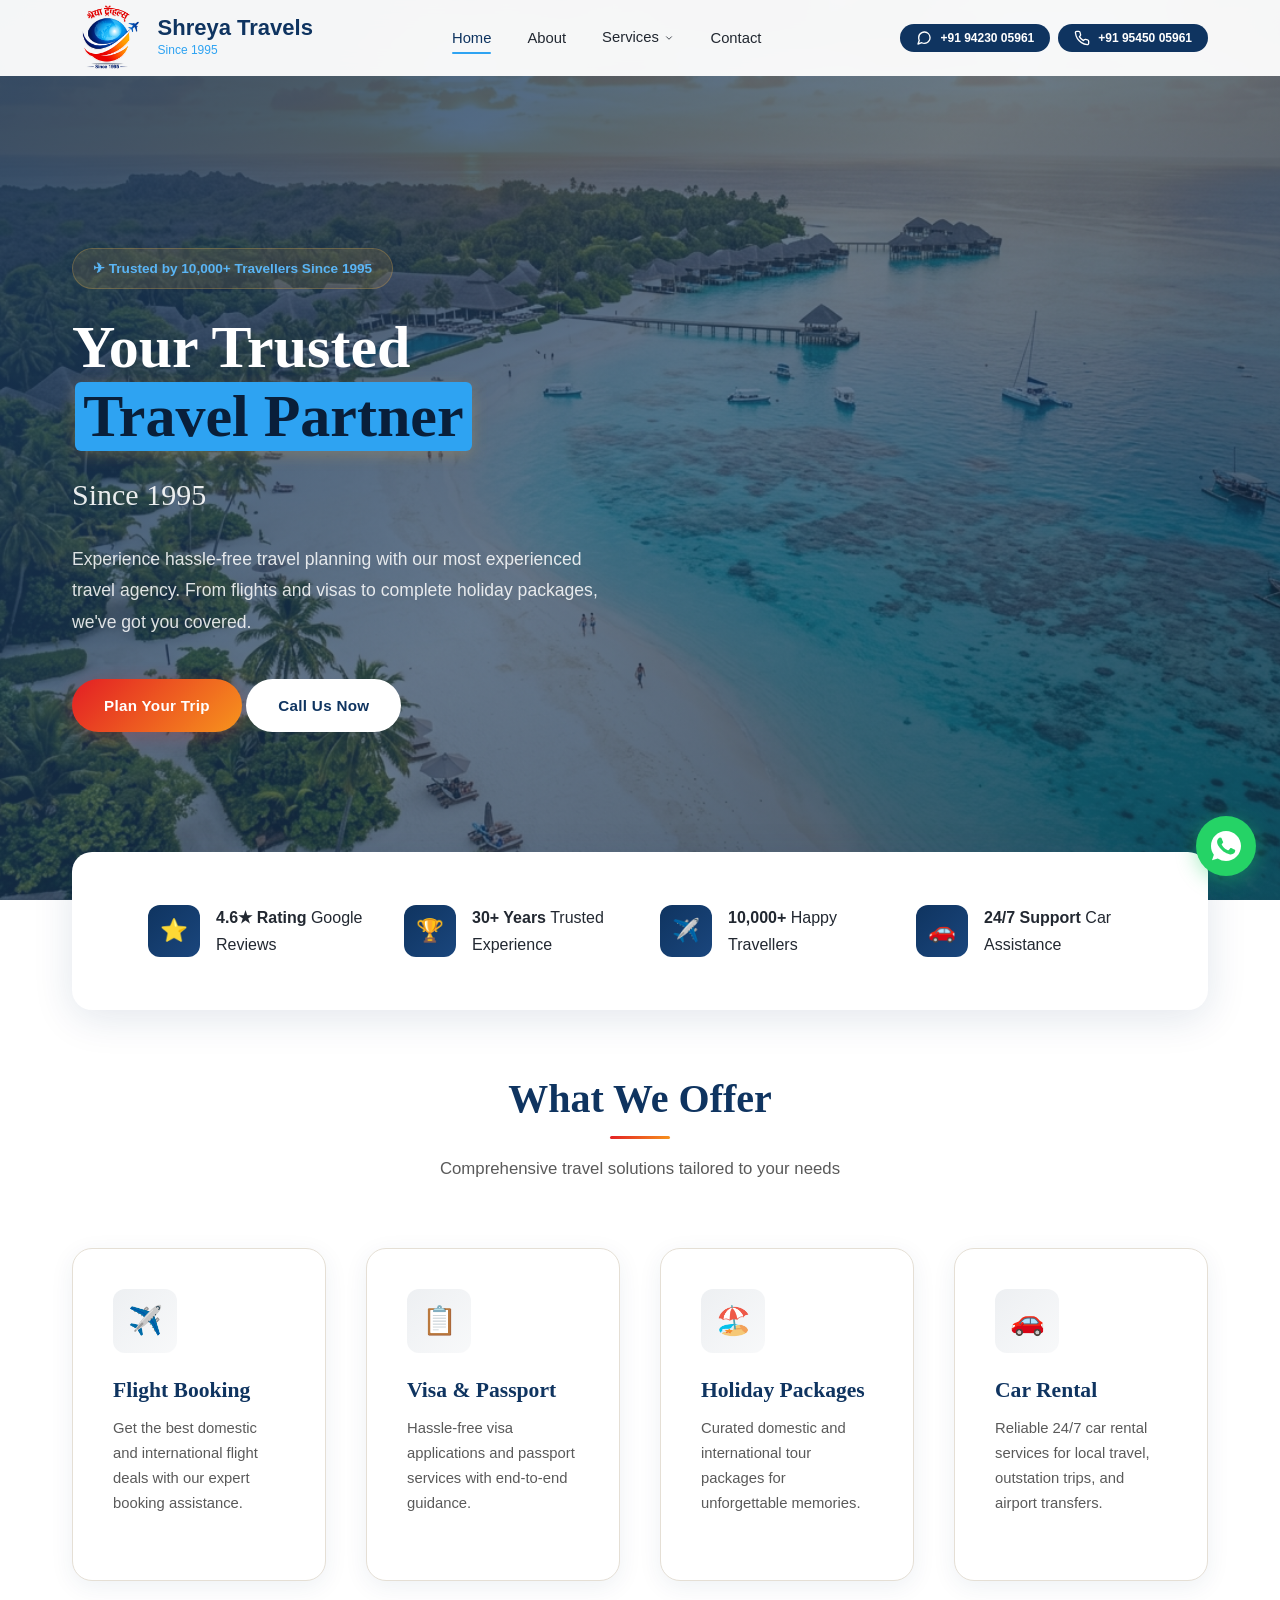
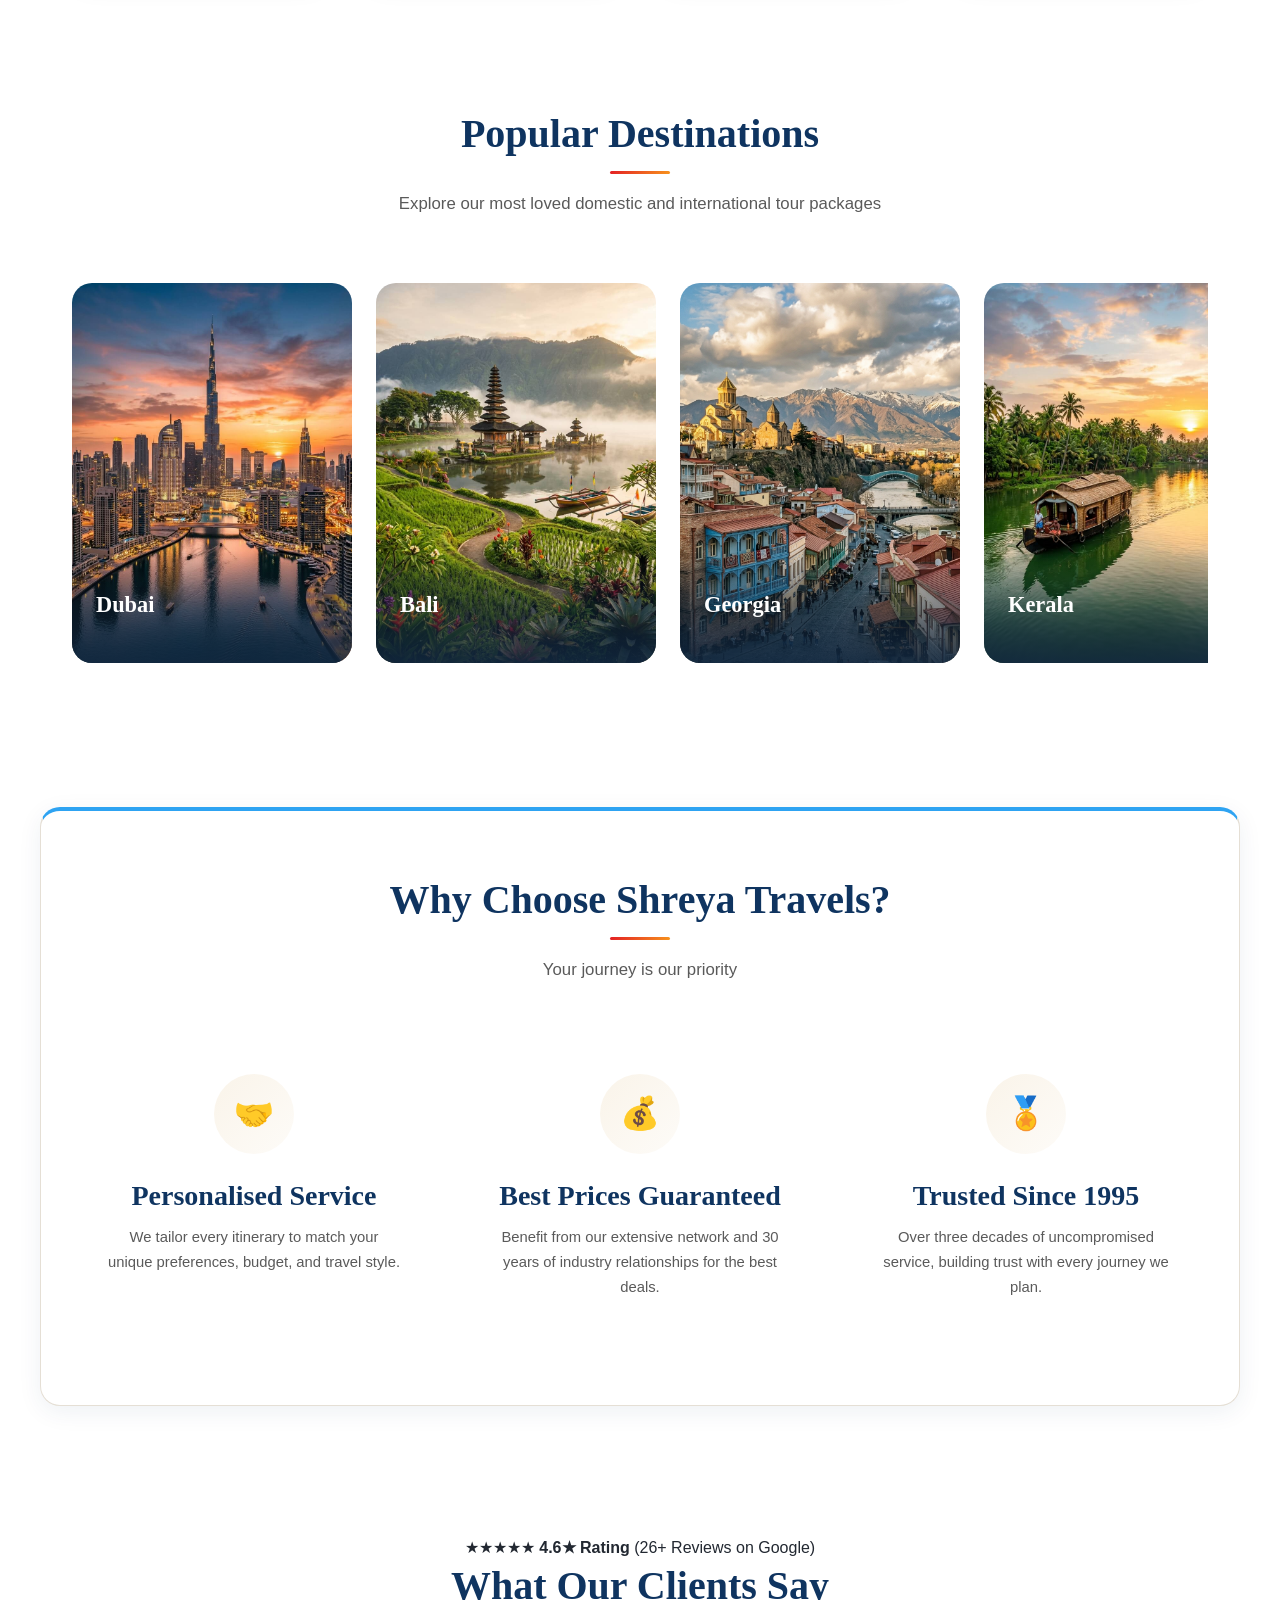
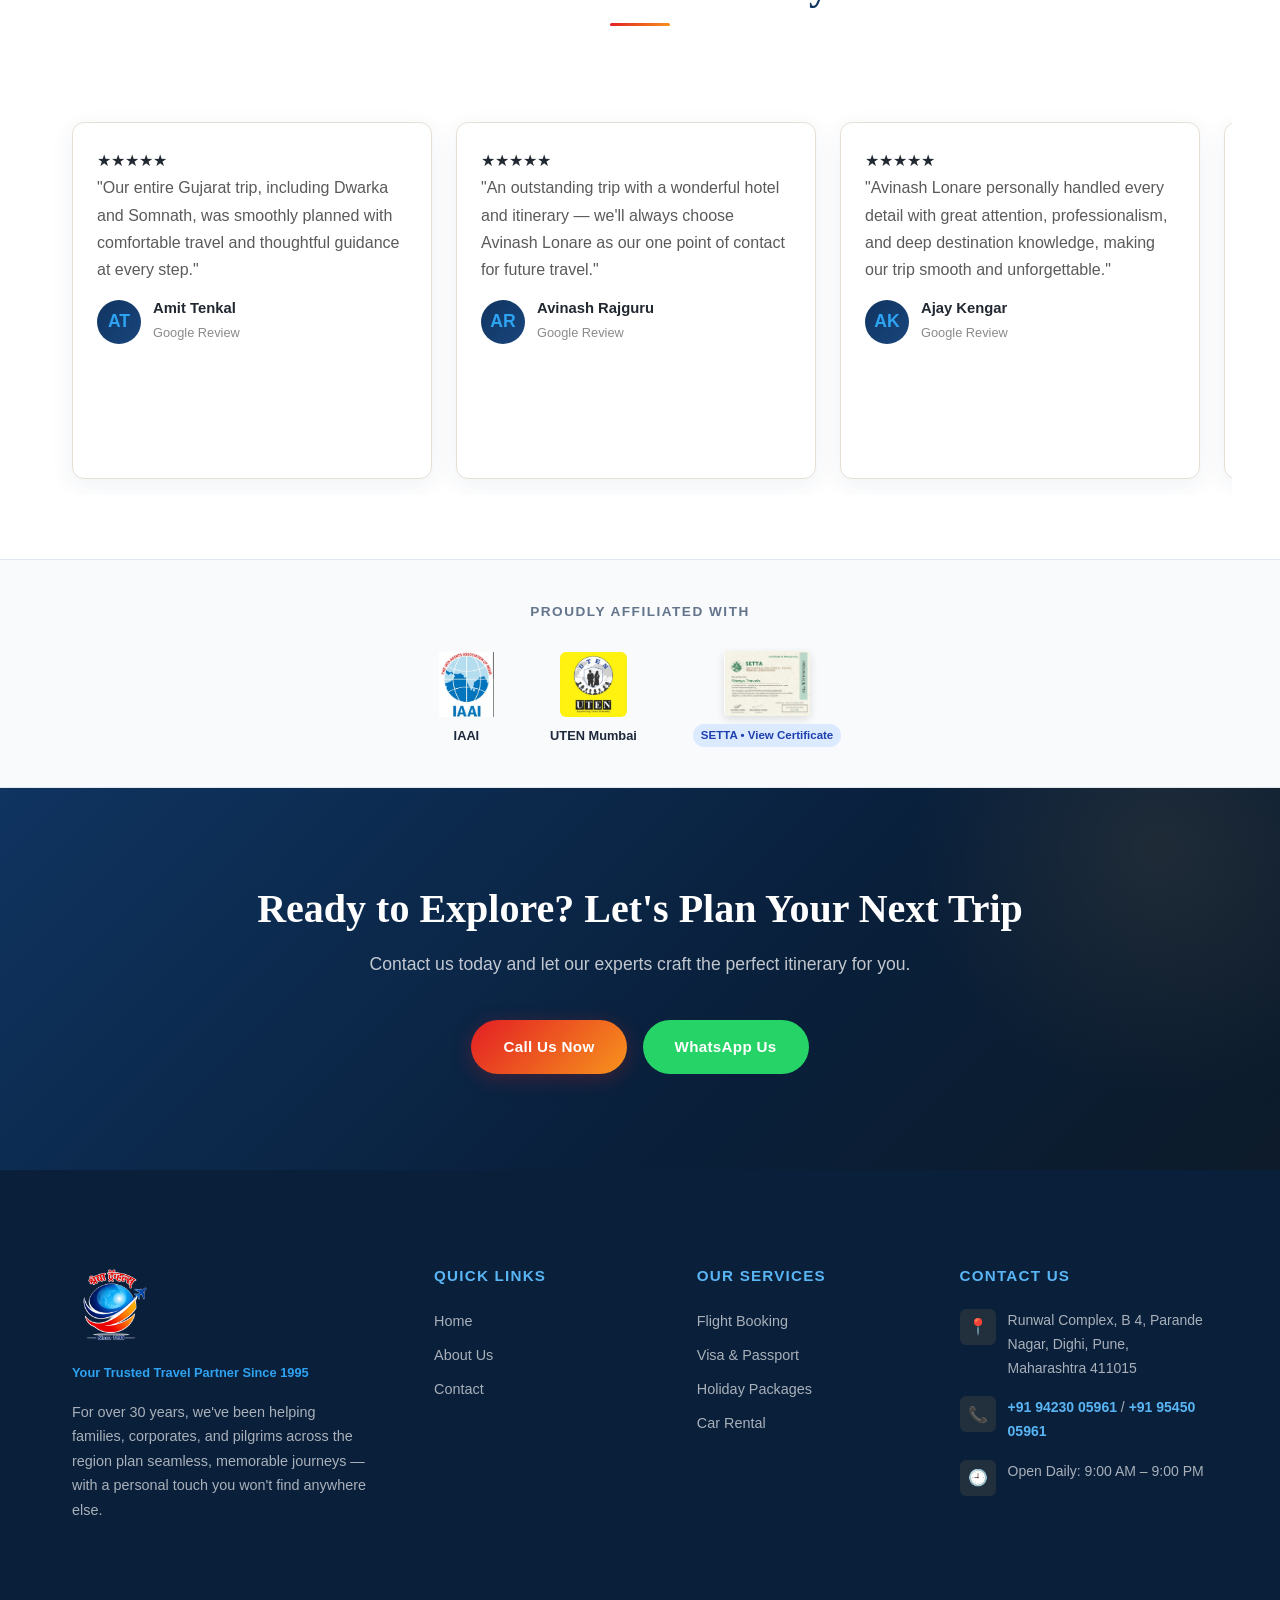
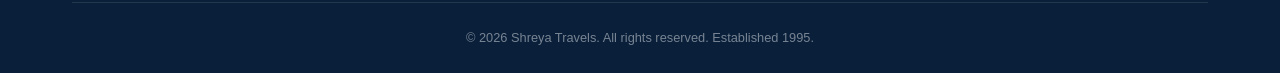
<file: index.html>
<!DOCTYPE html>
<html lang="en">
<head>
  <meta charset="UTF-8">
  <meta name="viewport" content="width=device-width, initial-scale=1.0">
  <title>Shreya Travels — Trusted Travel Agent in Dighi, Pune Since 1995 | Flights, Visa, Tours, Car Rental</title>
  <link rel="icon" type="image/png" href="images/logo.png">
  <meta name="description" content="Shreya Travels is Pune's trusted travel agent since 1995, offering flight booking, visa & passport assistance, holiday packages, and 24/7 car rental from Dighi. Call +91 94230 05961.">
  <meta name="keywords" content="travel agent in Dighi Pune, international tour operators Pune, flight booking office Dighi, visa consultants in Pune">
  <link rel="stylesheet" href="css/styles.css">
  
  <script type="application/ld+json">
  {
    "@context": "https://schema.org",
    "@type": "LocalBusiness",
    "name": "Shreya Travels",
    "image": "images/hero-banner.jpg",
    "@id": "",
    "url": "https://www.shreyatravels.com",
    "telephone": "+919423005961",
    "address": {
      "@type": "PostalAddress",
      "streetAddress": "Runwal Complex, B 4, Parande Nagar, Dighi",
      "addressLocality": "Pune",
      "addressRegion": "Maharashtra",
      "postalCode": "411015",
      "addressCountry": "IN"
    },
    "geo": {
      "@type": "GeoCoordinates",
      "latitude": 18.6186,
      "longitude": 73.8732
    },
    "openingHoursSpecification": {
      "@type": "OpeningHoursSpecification",
      "dayOfWeek": [
        "Monday",
        "Tuesday",
        "Wednesday",
        "Thursday",
        "Friday",
        "Saturday",
        "Sunday"
      ],
      "opens": "09:00",
      "closes": "21:00"
    }
  }
  </script>
</head>
<body>

  <!-- HEADER -->
  <header class="header" id="header">
    <div class="container">
      <a href="index.html" class="logo">
        <img src="images/logo.png" alt="Shreya Travels Logo" class="logo-img">
        <div class="logo-text">
          <span class="logo-name">Shreya Travels</span>
          <span class="logo-tagline">Since 1995</span>
        </div>
      </a>
      <nav class="nav" id="nav">
        <ul class="nav-list">
          <li><a href="index.html" class="nav-link active">Home</a></li>
          <li><a href="about.html" class="nav-link">About</a></li>
          <li class="nav-dropdown">
            <a href="#" class="nav-link">Services <svg class="dropdown-arrow" xmlns="http://www.w3.org/2000/svg" viewBox="0 0 24 24" fill="none" stroke="currentColor" stroke-width="2" stroke-linecap="round" stroke-linejoin="round"><polyline points="6 9 12 15 18 9"></polyline></svg></a>
            <ul class="dropdown-menu">
              <li><a href="flight-booking.html"><span class="dropdown-icon">✈️</span> Flight Booking</a></li>
              <li><a href="visa-passport.html"><span class="dropdown-icon">📋</span> Visa & Passport</a></li>
              <li><a href="holiday-packages.html"><span class="dropdown-icon">🏖️</span> Holiday Packages</a></li>
              <li><a href="car-rental.html"><span class="dropdown-icon">🚗</span> Car Rental</a></li>
            </ul>
          </li>
          <li><a href="contact.html" class="nav-link">Contact</a></li>
        </ul>
      </nav>
      <div class="header-actions">
        <div style="display:flex; gap:0.5rem;">
          <a href="tel:+919423005961" class="header-phone" style="padding: 0.25rem 1rem; font-size: 0.75rem;">
            <svg xmlns="http://www.w3.org/2000/svg" width="12" height="12" viewBox="0 0 24 24" fill="none" stroke="currentColor" stroke-width="2" stroke-linecap="round" stroke-linejoin="round"><path d="M21 11.5a8.38 8.38 0 0 1-.9 3.8 8.5 8.5 0 0 1-7.6 4.7 8.38 8.38 0 0 1-3.8-.9L3 21l1.9-5.7a8.38 8.38 0 0 1-.9-3.8 8.5 8.5 0 0 1 4.7-7.6 8.38 8.38 0 0 1 3.8-.9h.5a8.48 8.48 0 0 1 8 8v.5z"></path></svg>
            +91 94230 05961
          </a>
          <a href="tel:+919545005961" class="header-phone" style="padding: 0.25rem 1rem; font-size: 0.75rem;">
            <svg xmlns="http://www.w3.org/2000/svg" width="12" height="12" viewBox="0 0 24 24" fill="none" stroke="currentColor" stroke-width="2" stroke-linecap="round" stroke-linejoin="round"><path d="M22 16.92v3a2 2 0 0 1-2.18 2 19.79 19.79 0 0 1-8.63-3.07 19.5 19.5 0 0 1-6-6 19.79 19.79 0 0 1-3.07-8.67A2 2 0 0 1 4.11 2h3a2 2 0 0 1 2 1.72 12.84 12.84 0 0 0 .7 2.81 2 2 0 0 1-.45 2.11L8.09 9.91a16 16 0 0 0 6 6l1.27-1.27a2 2 0 0 1 2.11-.45 12.84 12.84 0 0 0 2.81.7A2 2 0 0 1 22 16.92z"></path></svg>
            +91 95450 05961
          </a>
        </div>
        <button class="hamburger" id="hamburger" aria-label="Toggle menu">
          <span></span><span></span><span></span>
        </button>
      </div>
    </div>
  </header>

  <!-- HERO SECTION -->
  <section class="hero" style="background-image: url('images/hero-banner.jpg');">
    <div class="hero-bg"></div>
    <div class="hero-overlay"></div>
    <div class="container">
      <div class="hero-content">
        <span class="hero-badge">✈ Trusted by 10,000+ Travellers Since 1995</span>
        <h1 class="hero-title">Your Trusted <span class='highlight'>Travel Partner</span><br><span style="font-size: 0.5em; font-weight: 500; opacity: 0.9; display: inline-block; margin-top: 10px;">Since 1995</span></h1>
        <p class="hero-description">Experience hassle-free travel planning with our most experienced travel agency. From flights and visas to complete holiday packages, we've got you covered.</p>
        <div class="hero-ctas">
          <a href="contact.html" class="btn btn-primary">Plan Your Trip</a>
          <a href="tel:+919423005961" class="btn btn-white">Call Us Now</a>
        </div>
      </div>
    </div>
  </section>

  <!-- TRUST BAR -->
  <section class="trust-bar">
    <div class="container">
      <div class="trust-bar-inner">
        <div class="trust-item">
          <div class="trust-icon">⭐</div>
          <div class="trust-text">
            <strong>4.6★ Rating</strong>
            <span>Google Reviews</span>
          </div>
        </div>
        <div class="trust-item">
          <div class="trust-icon">🏆</div>
          <div class="trust-text">
            <strong>30+ Years</strong>
            <span>Trusted Experience</span>
          </div>
        </div>
        <div class="trust-item">
          <div class="trust-icon">✈️</div>
          <div class="trust-text">
            <strong>10,000+</strong>
            <span>Happy Travellers</span>
          </div>
        </div>
        <div class="trust-item">
          <div class="trust-icon">🚗</div>
          <div class="trust-text">
            <strong>24/7 Support</strong>
            <span>Car Assistance</span>
          </div>
        </div>
      </div>
    </div>
  </section>

  <!-- SERVICES SECTION -->
  <section class="services-section section-padding">
    <div class="container">
      <div class="section-header text-center">
        <h2>What We Offer</h2>
        <p>Comprehensive travel solutions tailored to your needs</p>
      </div>
      <div class="grid-4">
        <a href="flight-booking.html" class="service-card">
          <div class="service-icon">✈️</div>
          <h3>Flight Booking</h3>
          <p>Get the best domestic and international flight deals with our expert booking assistance.</p>
        </a>
        <a href="visa-passport.html" class="service-card">
          <div class="service-icon">📋</div>
          <h3>Visa & Passport</h3>
          <p>Hassle-free visa applications and passport services with end-to-end guidance.</p>
        </a>
        <a href="holiday-packages.html" class="service-card">
          <div class="service-icon">🏖️</div>
          <h3>Holiday Packages</h3>
          <p>Curated domestic and international tour packages for unforgettable memories.</p>
        </a>
        <a href="car-rental.html" class="service-card">
          <div class="service-icon">🚗</div>
          <h3>Car Rental</h3>
          <p>Reliable 24/7 car rental services for local travel, outstation trips, and airport transfers.</p>
        </a>
      </div>
    </div>
  </section>

  <!-- POPULAR DESTINATIONS -->
  <section class="destinations-section section-padding bg-light">
    <div class="container">
      <div class="section-header text-center">
        <h2>Popular Destinations</h2>
        <p>Explore our most loved domestic and international tour packages</p>
      </div>
      <div class="destinations-scroll">
        <div class="destination-card">
          <img src="images/packages/dubai/1.jpg" alt="Dubai Tour Package" loading="lazy">
          <div class="destination-info">
            <h3>Dubai</h3>
          </div>
        </div>
        <div class="destination-card">
          <img src="images/packages/bali/1.jpg" alt="Bali Tour Package" loading="lazy">
          <div class="destination-info">
            <h3>Bali</h3>
          </div>
        </div>
        <div class="destination-card">
          <img src="images/georgia.jpg" alt="Georgia Tour Package" loading="lazy">
          <div class="destination-info">
            <h3>Georgia</h3>
          </div>
        </div>
        <div class="destination-card">
          <img src="images/packages/kerala/kerala.jpg" alt="Kerala Tour Package" loading="lazy">
          <div class="destination-info">
            <h3>Kerala</h3>
          </div>
        </div>
        <div class="destination-card">
          <img src="images/packages/gujarat/dwarka-somnath.jpg" alt="Dwarka & Somnath Tour Package" loading="lazy">
          <div class="destination-info">
            <h3>Dwarka & Somnath</h3>
          </div>
        </div>
      </div>
    </div>
  </section>

  <!-- WHY CHOOSE US -->
  <section class="why-choose-us section-padding">
    <div class="container">
      <div class="section-header text-center">
        <h2>Why Choose Shreya Travels?</h2>
        <p>Your journey is our priority</p>
      </div>
      <div class="grid-3">
        <div class="why-card">
          <div class="why-icon">🤝</div>
          <h3>Personalised Service</h3>
          <p>We tailor every itinerary to match your unique preferences, budget, and travel style.</p>
        </div>
        <div class="why-card">
          <div class="why-icon">💰</div>
          <h3>Best Prices Guaranteed</h3>
          <p>Benefit from our extensive network and 30 years of industry relationships for the best deals.</p>
        </div>
        <div class="why-card">
          <div class="why-icon">🏅</div>
          <h3>Trusted Since 1995</h3>
          <p>Over three decades of uncompromised service, building trust with every journey we plan.</p>
        </div>
      </div>
    </div>
  </section>

  <!-- TESTIMONIALS -->
  <section class="testimonials-section section-padding bg-light">
    <div class="container">
      <div class="section-header text-center">
        <div class="google-trust-badge">
          <span class="stars">★★★★★</span>
          <strong>4.6★ Rating</strong>
          <span>(26+ Reviews on Google)</span>
        </div>
        <h2>What Our Clients Say</h2>
      </div>
      <div class="testimonials-slider">
        <!-- TESTIMONIAL 1 -->
        <div class="testimonial-card">
          <div class="testimonial-stars">★★★★★</div>
          <p class="testimonial-text">"Our entire Gujarat trip, including Dwarka and Somnath, was smoothly planned with comfortable travel and thoughtful guidance at every step."</p>
          <div class="testimonial-author">
            <div class="testimonial-avatar">AT</div>
            <div class="testimonial-author-info">
              <h4>Amit Tenkal</h4>
              <span>Google Review</span>
            </div>
          </div>
        </div>
        <!-- TESTIMONIAL 2 -->
        <div class="testimonial-card">
          <div class="testimonial-stars">★★★★★</div>
          <p class="testimonial-text">"An outstanding trip with a wonderful hotel and itinerary — we'll always choose Avinash Lonare as our one point of contact for future travel."</p>
          <div class="testimonial-author">
            <div class="testimonial-avatar">AR</div>
            <div class="testimonial-author-info">
              <h4>Avinash Rajguru</h4>
              <span>Google Review</span>
            </div>
          </div>
        </div>
        <!-- TESTIMONIAL 3 -->
        <div class="testimonial-card">
          <div class="testimonial-stars">★★★★★</div>
          <p class="testimonial-text">"Avinash Lonare personally handled every detail with great attention, professionalism, and deep destination knowledge, making our trip smooth and unforgettable."</p>
          <div class="testimonial-author">
            <div class="testimonial-avatar">AK</div>
            <div class="testimonial-author-info">
              <h4>Ajay Kengar</h4>
              <span>Google Review</span>
            </div>
          </div>
        </div>
        <!-- TESTIMONIAL 4 -->
        <div class="testimonial-card">
          <div class="testimonial-stars">★★★★★</div>
          <p class="testimonial-text">"The best travel company for any booking — owner Avinash Lonare is trustworthy and helpful, and they excel at customized group tours."</p>
          <div class="testimonial-author">
            <div class="testimonial-avatar">SD</div>
            <div class="testimonial-author-info">
              <h4>Saras Deshpande</h4>
              <span>Google Review</span>
            </div>
          </div>
        </div>
        <!-- TESTIMONIAL 5 -->
        <div class="testimonial-card">
          <div class="testimonial-stars">★★★★★</div>
          <p class="testimonial-text">"The service was exceptional — patient, helpful, and genuinely the best travel experience, thanks to Avinash Lonare."</p>
          <div class="testimonial-author">
            <div class="testimonial-avatar">VK</div>
            <div class="testimonial-author-info">
              <h4>Vinayak Karmarkar</h4>
              <span>Google Review</span>
            </div>
          </div>
        </div>
        <!-- TESTIMONIAL 6 -->
        <div class="testimonial-card">
          <div class="testimonial-stars">★★★★★</div>
          <p class="testimonial-text">"They handle everything efficiently, from tour arrangements to car hire and hotel bookings, domestic and international — Avinash Lonare always responds promptly."</p>
          <div class="testimonial-author">
            <div class="testimonial-avatar">GR</div>
            <div class="testimonial-author-info">
              <h4>Ganesh Rajguru</h4>
              <span>Google Review</span>
            </div>
          </div>
        </div>
        <!-- TESTIMONIAL 7 -->
        <div class="testimonial-card">
          <div class="testimonial-stars">★★★★★</div>
          <p class="testimonial-text">"Avinash Lonare handled our flights, hotels, and transfers flawlessly — highly recommended for a completely stress-free vacation."</p>
          <div class="testimonial-author">
            <div class="testimonial-avatar">AB</div>
            <div class="testimonial-author-info">
              <h4>Anushka Bartakke</h4>
              <span>Google Review</span>
            </div>
          </div>
        </div>
        <!-- TESTIMONIAL 8 -->
        <div class="testimonial-card">
          <div class="testimonial-stars">★★★★★</div>
          <p class="testimonial-text">"Avinash Lonare made our group bookings economical and hassle-free, including a memorable Bali trip with genuine, supportive service."</p>
          <div class="testimonial-author">
            <div class="testimonial-avatar">SS</div>
            <div class="testimonial-author-info">
              <h4>Samsher Shaikh</h4>
              <span>Google Review</span>
            </div>
          </div>
        </div>
        <!-- TESTIMONIAL 9 -->
        <div class="testimonial-card">
          <div class="testimonial-stars">★★★★★</div>
          <p class="testimonial-text">"A memorable and peaceful journey, thanks to owner Avinash Lonare's dedicated care and excellent service."</p>
          <div class="testimonial-author">
            <div class="testimonial-avatar">KC</div>
            <div class="testimonial-author-info">
              <h4>Ketan Chavan</h4>
              <span>Google Review</span>
            </div>
          </div>
        </div>
        <!-- TESTIMONIAL 10 -->
        <div class="testimonial-card">
          <div class="testimonial-stars">★★★★★</div>
          <p class="testimonial-text">"From first enquiry to final itinerary, the service was flawless — Avinash Lonare was professional and always quick to respond."</p>
          <div class="testimonial-author">
            <div class="testimonial-avatar">SD</div>
            <div class="testimonial-author-info">
              <h4>Sanjiv Dongargave</h4>
              <span>Google Review</span>
            </div>
          </div>
        </div>
        <!-- TESTIMONIAL 11 -->
        <div class="testimonial-card">
          <div class="testimonial-stars">★★★★★</div>
          <p class="testimonial-text">"Once again, through Shreya Travels, our entire family — including my sisters and their families — enjoyed a wonderful trip to Bangalore, Mysore, and Ooty. Everything was excellently organized, and the journey has been absolutely delightful. Highly recommended!"</p>
          <div class="testimonial-author">
            <div class="testimonial-avatar">NB</div>
            <div class="testimonial-author-info">
              <h4>Nilesh Borchate</h4>
              <span>Entrepreneur, Hotel Neelam, Alandi &bull; Director, Kulswamini Sahakari Patsanstha</span>
            </div>
          </div>
        </div>
        <!-- TESTIMONIAL 12 -->
        <div class="testimonial-card">
          <div class="testimonial-stars">★★★★★</div>
          <p class="testimonial-text">"Once again, we had the wonderful opportunity to plan our Kerala tour through Shreya Travels along with our colleagues and families. The entire trip was arranged with top-notch comfort and care, and completed with immense joy and enthusiasm. Exceptional service!"</p>
          <div class="testimonial-author">
            <div class="testimonial-avatar">SP</div>
            <div class="testimonial-author-info">
              <h4>Shivajirao Adhalrao Patil</h4>
              <span>Ex-Member of Parliament (MP) &bull; Chairman, MHADA</span>
            </div>
          </div>
        </div>
      </div>
    </div>
  </section>

  <!-- AFFILIATED WITH BANNER -->
  <section class="affiliated-banner">
    <div class="container">
      <p class="affiliated-title">Proudly Affiliated With</p>
      <div class="affiliated-logos">
        <div class="affiliated-item">
          <img src="images/iaai-logo.jpg" alt="IAAI - The IATA Agents Association of India" class="affiliated-logo">
          <span class="affiliated-name">IAAI</span>
        </div>
        <div class="affiliated-item">
          <img src="images/uten-logo.jpg" alt="UTEN Mumbai" class="affiliated-logo" style="border-radius: 6px;">
          <span class="affiliated-name">UTEN Mumbai</span>
        </div>
        <div class="affiliated-item affiliated-cert-item" onclick="openModal('images/setta-certificate.png', 'SETTA Certificate of Membership — Allied Member (Shreya Travels)')" title="Click to view full certificate">
          <img src="images/setta-certificate.png" alt="SETTA Certificate - Allied Member" class="affiliated-logo affiliated-cert-img">
          <span class="affiliated-cert-tag">SETTA &bull; View Certificate</span>
        </div>
      </div>
    </div>
  </section>

  <!-- CTA BANNER -->
  <section class="cta-banner">
    <div class="container text-center">
      <h2>Ready to Explore? Let's Plan Your Next Trip</h2>
      <p>Contact us today and let our experts craft the perfect itinerary for you.</p>
      <div class="cta-buttons">
        <a href="tel:+919423005961" class="btn btn-primary">Call Us Now</a>
        <a href="https://wa.me/919423005961" class="btn btn-success" target="_blank">WhatsApp Us</a>
      </div>
    </div>
  </section>

  <!-- FOOTER -->
  <footer class="footer">
    <div class="container">
      <div class="footer-grid">
        <div class="footer-col">
          <img src="images/logo.png" alt="Shreya Travels Logo" class="footer-logo">
          <p class="footer-brand-tagline">Your Trusted Travel Partner Since 1995</p>
          <p>For over 30 years, we've been helping families, corporates, and pilgrims across the region plan seamless, memorable journeys — with a personal touch you won't find anywhere else.</p>
        </div>
        <div class="footer-col">
          <h4>Quick Links</h4>
          <div class="footer-links">
            <a href="index.html">Home</a>
            <a href="about.html">About Us</a>
            <a href="contact.html">Contact</a>
          </div>
        </div>
        <div class="footer-col">
          <h4>Our Services</h4>
          <div class="footer-links">
            <a href="flight-booking.html">Flight Booking</a>
            <a href="visa-passport.html">Visa & Passport</a>
            <a href="holiday-packages.html">Holiday Packages</a>
            <a href="car-rental.html">Car Rental</a>
          </div>
        </div>
        <div class="footer-col">
          <h4>Contact Us</h4>
          <div class="footer-contact-item">
            <div class="fc-icon">📍</div>
            <div>
              <p>Runwal Complex, B 4, Parande Nagar, Dighi, Pune, Maharashtra 411015</p>
            </div>
          </div>
          <div class="footer-contact-item">
            <div class="fc-icon">📞</div>
            <div>
              <p><a href="tel:+919423005961">+91 94230 05961</a> / <a href="tel:+919545005961">+91 95450 05961</a></p>
            </div>
          </div>
          <div class="footer-contact-item">
            <div class="fc-icon">🕘</div>
            <div>
              <p>Open Daily: 9:00 AM – 9:00 PM</p>
            </div>
          </div>
        </div>
      </div>
      <div class="footer-bottom">
        <p>&copy; 2026 Shreya Travels. All rights reserved. Established 1995.</p>
      </div>
    </div>
  </footer>

  <!-- WHATSAPP FAB -->
  <a href="https://wa.me/919423005961?text=Hi%20Shreya%20Travels%2C%20I%27d%20like%20to%20enquire%20about%20your%20travel%20services." class="whatsapp-fab" target="_blank" rel="noopener noreferrer" aria-label="Chat on WhatsApp">
    <svg xmlns="http://www.w3.org/2000/svg" viewBox="0 0 32 32" fill="currentColor"><path d="M16.004 0h-.008C7.174 0 0 7.176 0 16.004c0 3.5 1.128 6.744 3.046 9.378L1.054 31.29l6.118-1.958A15.924 15.924 0 0 0 16.004 32C24.826 32 32 24.826 32 16.004 32 7.174 24.826 0 16.004 0zm9.342 22.616c-.392 1.102-1.936 2.018-3.178 2.284-.846.18-1.95.324-5.67-1.218-4.762-1.972-7.826-6.81-8.064-7.124-.23-.314-1.936-2.578-1.936-4.918 0-2.34 1.226-3.488 1.662-3.964.392-.432 1.03-.62 1.638-.62.198 0 .376.01.536.018.476.02.714.048 1.028.796.392.932 1.348 3.288 1.466 3.526.118.24.236.554.078.868-.148.324-.276.468-.516.742-.24.274-.468.484-.708.78-.222.258-.472.534-.196 1.012.276.468 1.226 2.024 2.634 3.278 1.81 1.612 3.334 2.112 3.808 2.35.476.238.752.198 1.028-.118.286-.326 1.216-1.416 1.54-1.902.314-.486.638-.406 1.074-.244.44.158 2.786 1.314 3.262 1.554.476.238.792.358.91.554.116.198.116 1.14-.276 2.242z"/></svg>
  </a>

  <!-- IMAGE MODAL -->
  <div id="imageModal" class="modal">
    <span class="modal-close" onclick="closeModal()">&times;</span>
    <img class="modal-content" id="modalImg">
    <div id="modalCaption"></div>
  </div>

  <script src="js/main.js"></script>
</body>
</html>
</file>
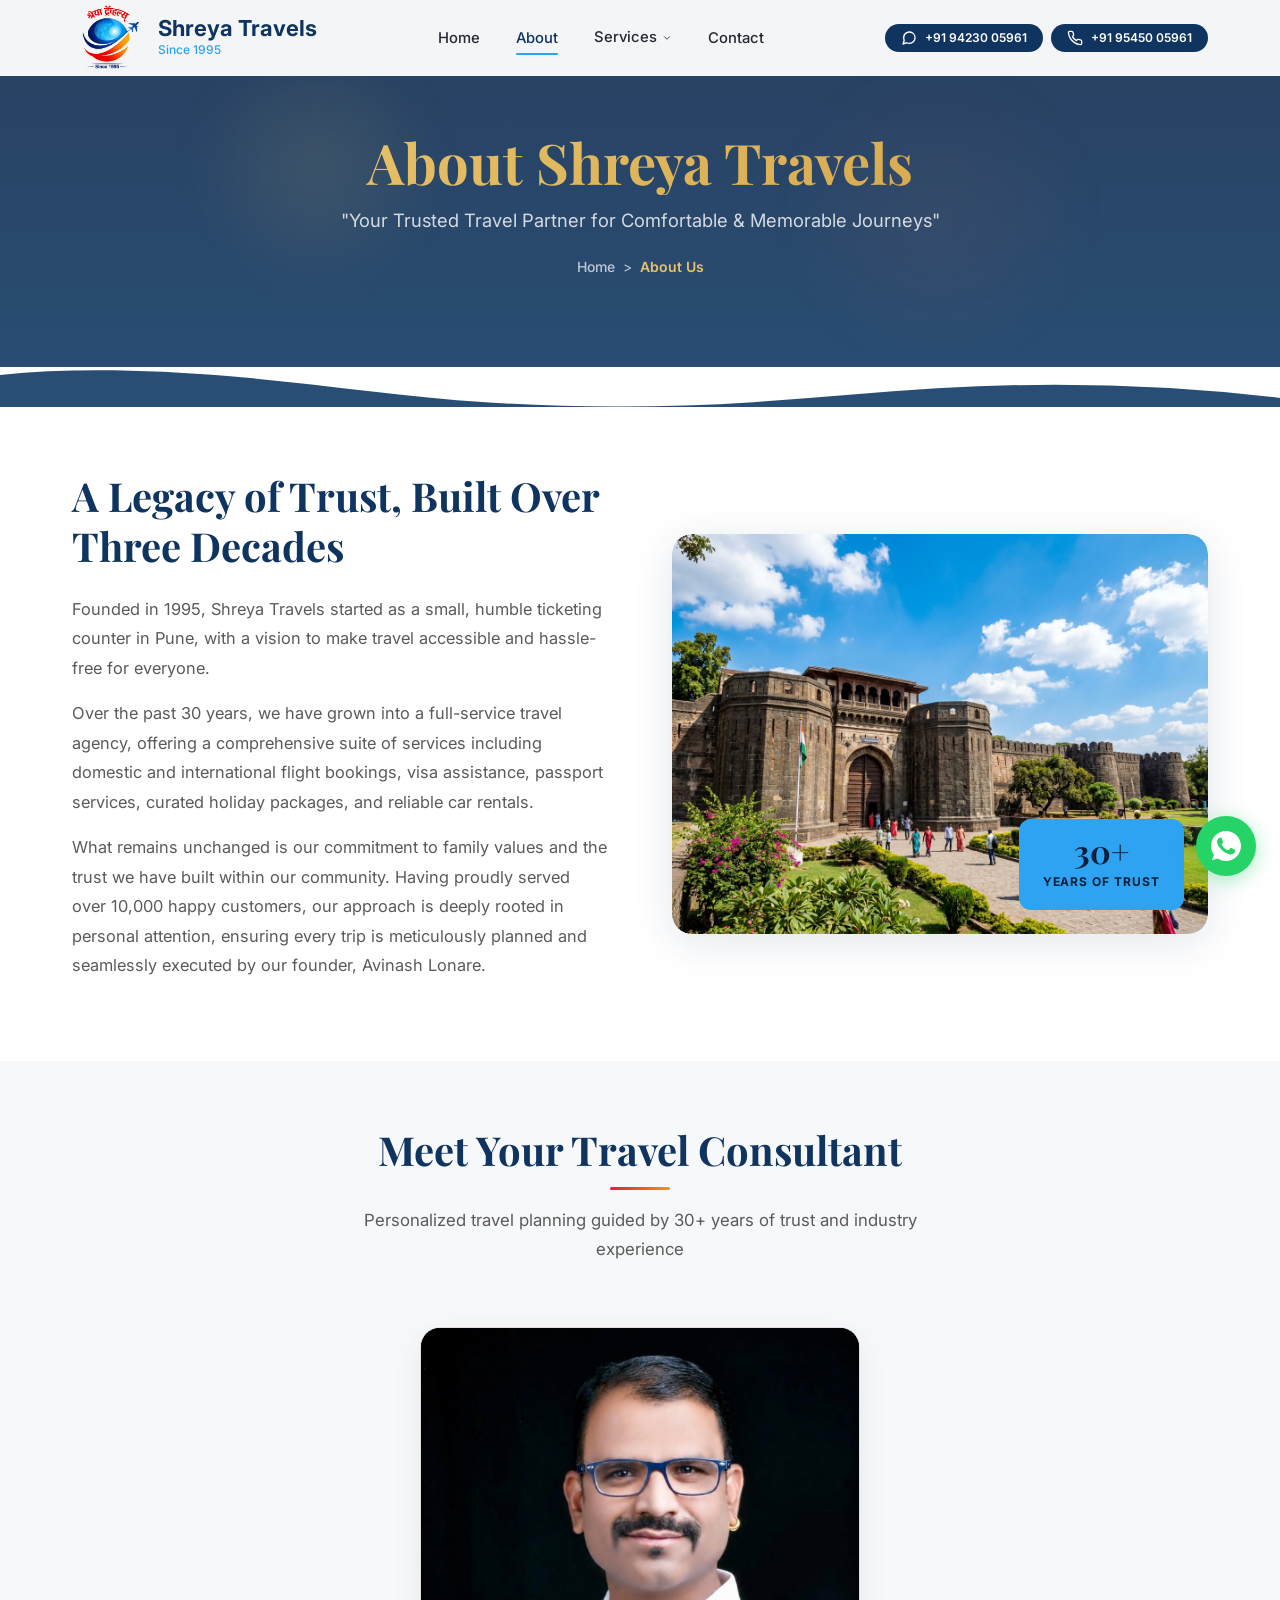
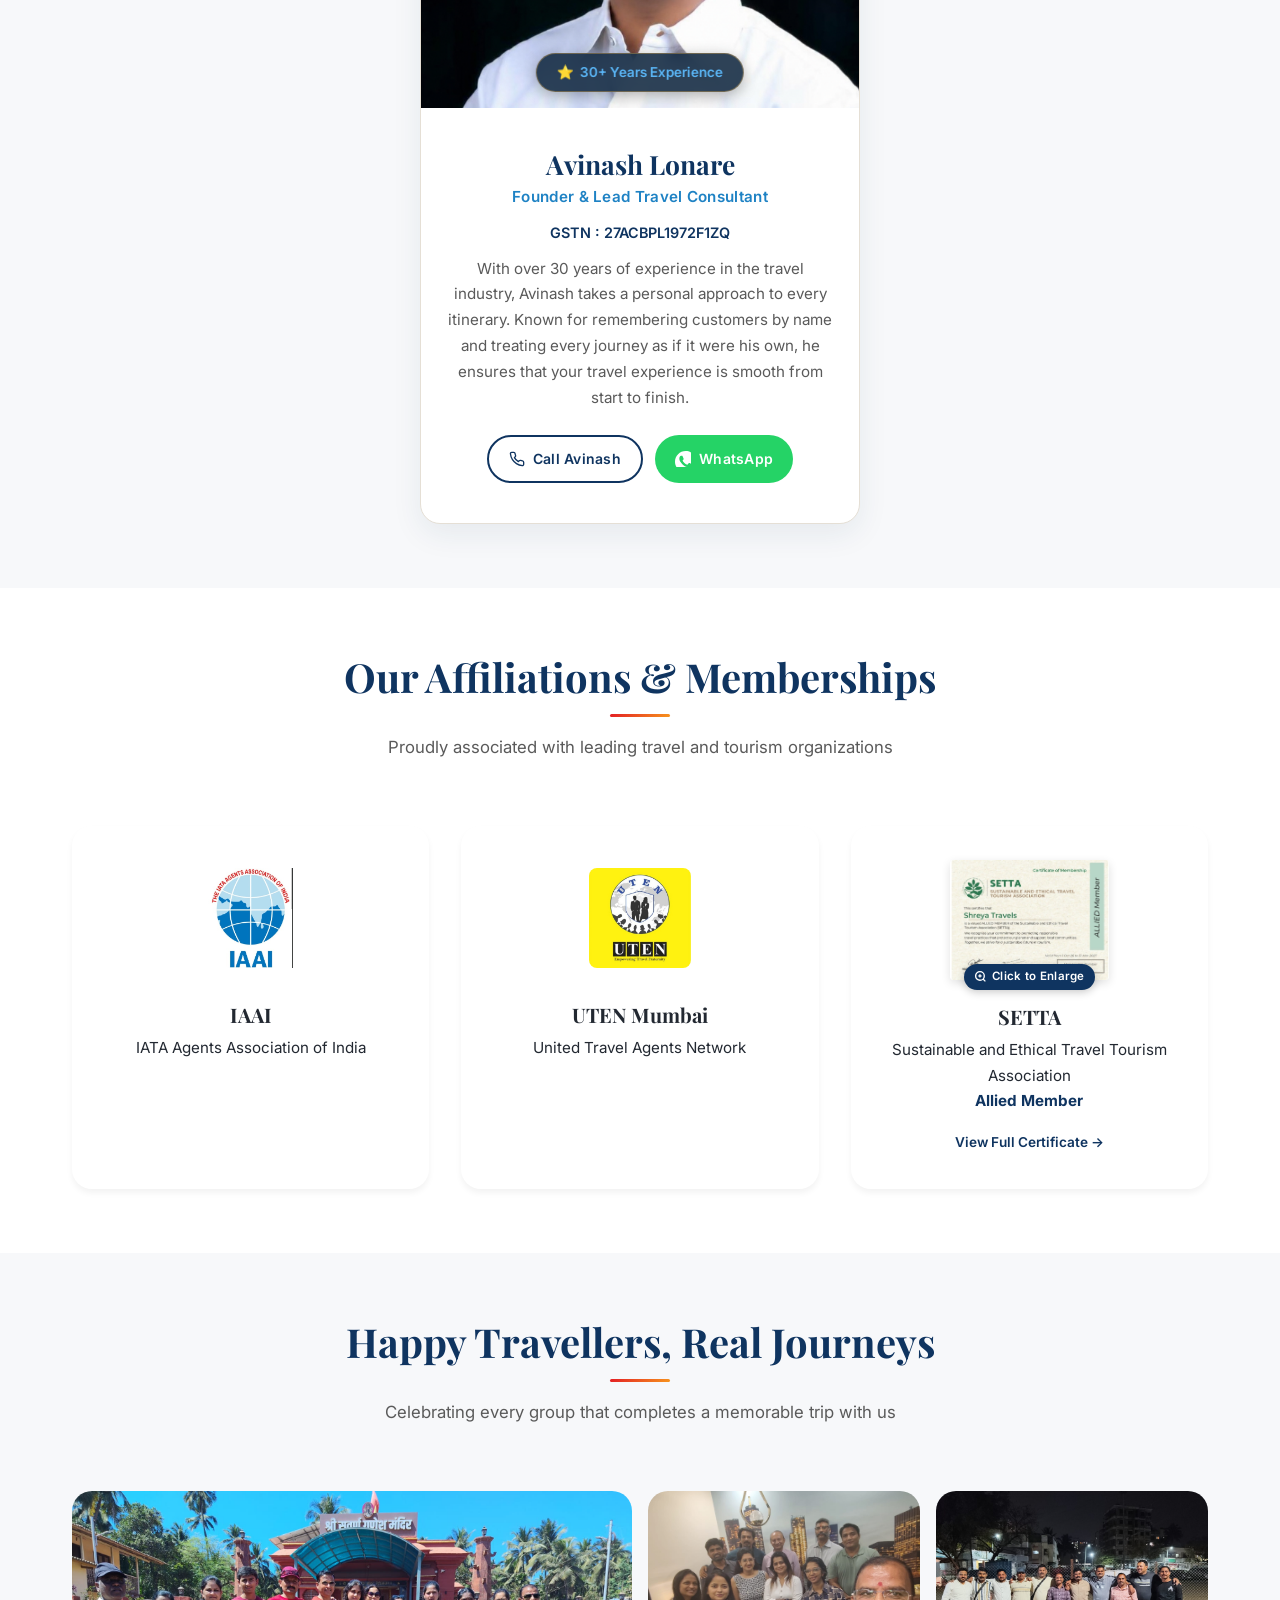
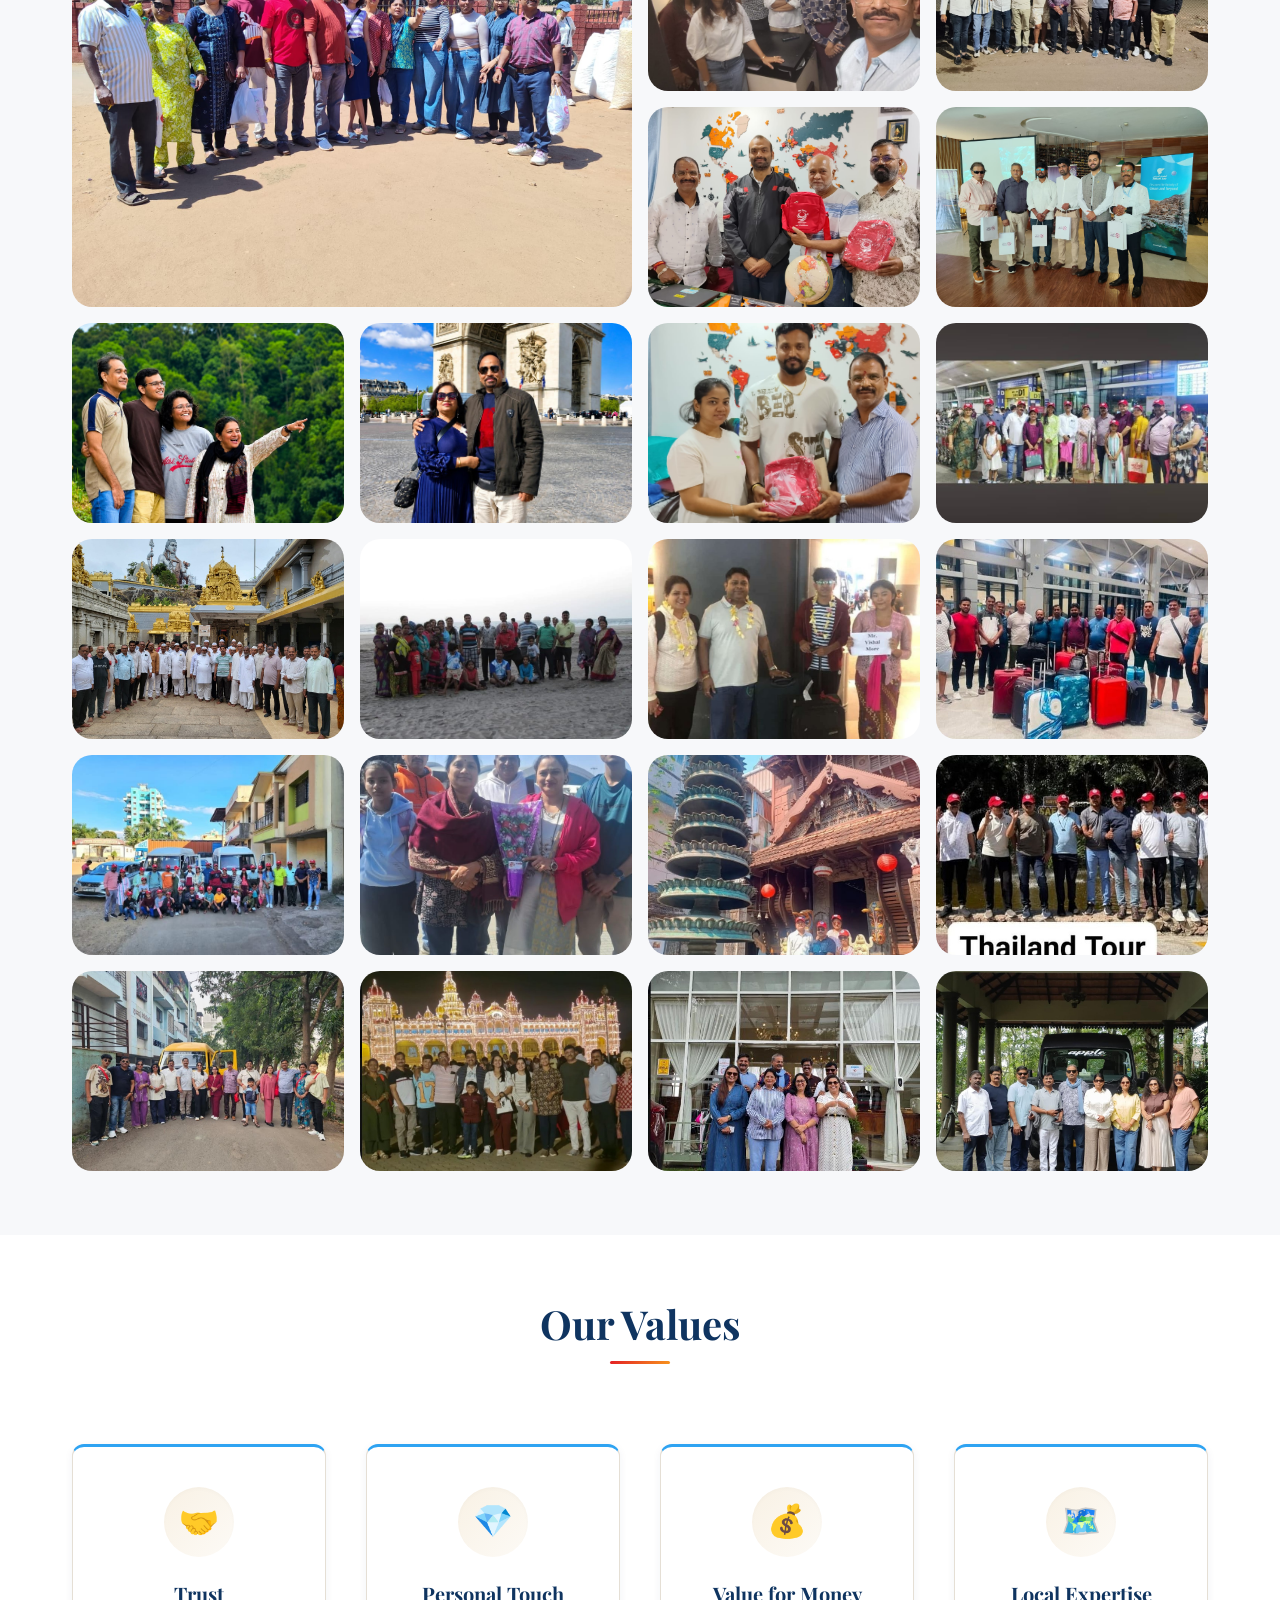
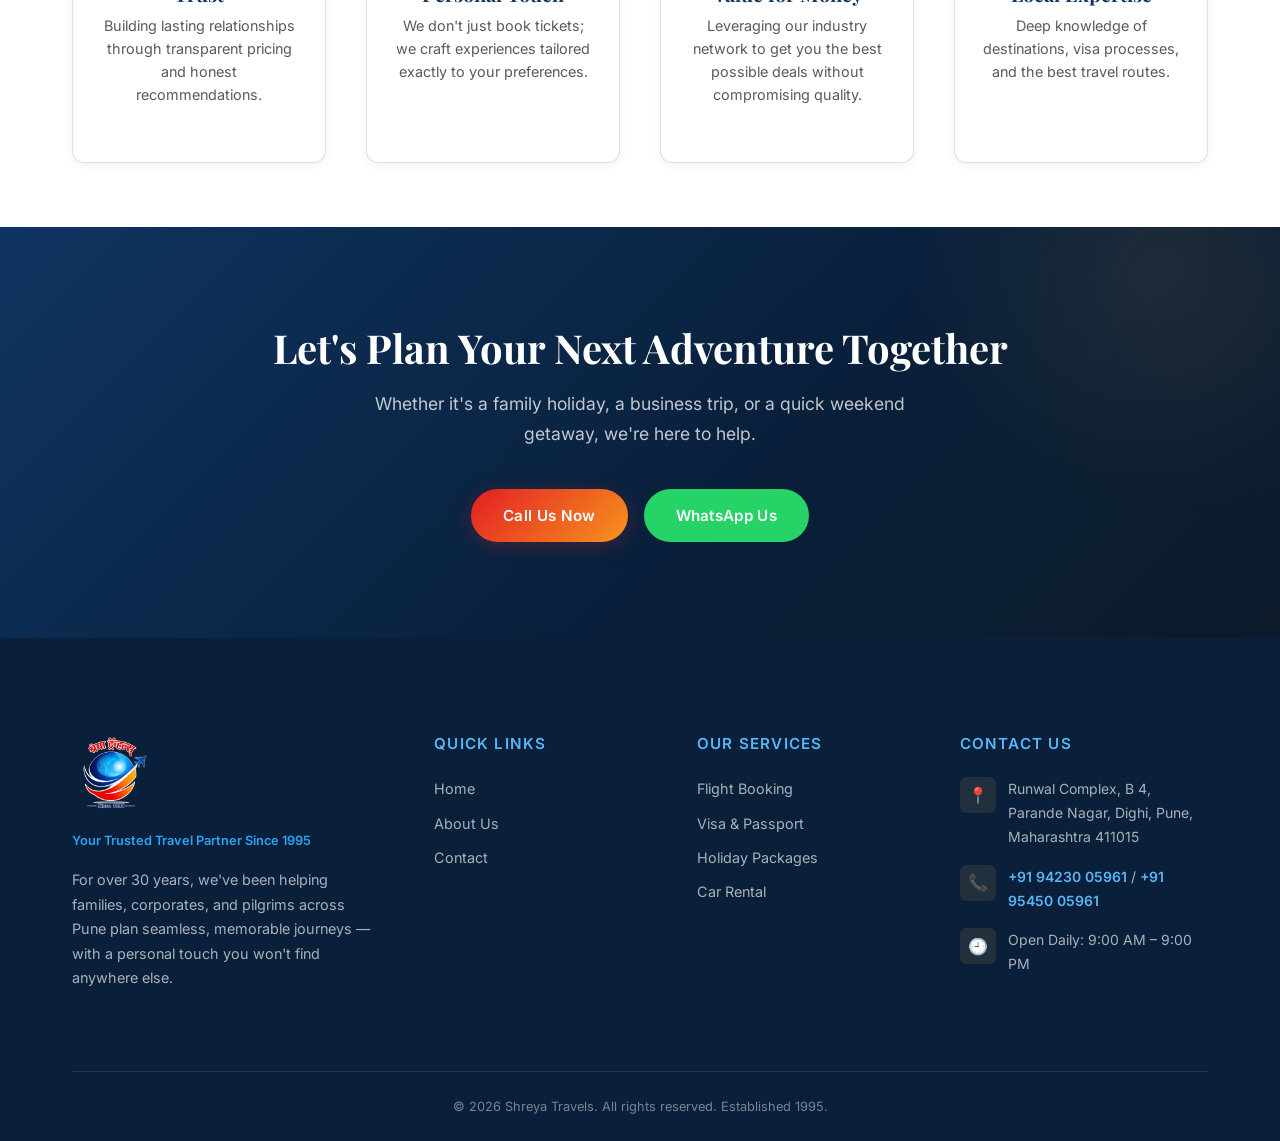
<file: about.html>
<!DOCTYPE html>
<html lang="en">
<head>
  <meta charset="UTF-8">
  <meta name="viewport" content="width=device-width, initial-scale=1.0">
  <title>About Shreya Travels — Pune's Trusted Travel Agency Since 1995 | Dighi, Pune</title>
  <link rel="icon" type="image/png" href="images/logo.png">
  <meta name="description" content="Learn about Shreya Travels, a family-run travel agency in Dighi, Pune serving over 10,000 happy travellers since 1995. Meet Avinash Lonare, your personal travel consultant.">
  <link rel="preconnect" href="https://fonts.googleapis.com">
  <link rel="preconnect" href="https://fonts.gstatic.com" crossorigin>
  <link href="https://fonts.googleapis.com/css2?family=Inter:wght@400;500;600;700&family=Playfair+Display:wght@400;600;700&display=swap" rel="stylesheet">
  <link rel="stylesheet" href="css/styles.css">
</head>
<body>

  <!-- HEADER -->
  <header class="header" id="header">
    <div class="container">
      <a href="index.html" class="logo">
        <img src="images/logo.png" alt="Shreya Travels Logo" class="logo-img">
        <div class="logo-text">
          <span class="logo-name">Shreya Travels</span>
          <span class="logo-tagline">Since 1995</span>
        </div>
      </a>
      <nav class="nav" id="nav">
        <ul class="nav-list">
          <li><a href="index.html" class="nav-link">Home</a></li>
          <li><a href="about.html" class="nav-link active">About</a></li>
          <li class="nav-dropdown">
            <a href="#" class="nav-link">Services <svg class="dropdown-arrow" xmlns="http://www.w3.org/2000/svg" viewBox="0 0 24 24" fill="none" stroke="currentColor" stroke-width="2" stroke-linecap="round" stroke-linejoin="round"><polyline points="6 9 12 15 18 9"></polyline></svg></a>
            <ul class="dropdown-menu">
              <li><a href="flight-booking.html"><span class="dropdown-icon">✈️</span> Flight Booking</a></li>
              <li><a href="visa-passport.html"><span class="dropdown-icon">📋</span> Visa & Passport</a></li>
              <li><a href="holiday-packages.html"><span class="dropdown-icon">🏖️</span> Holiday Packages</a></li>
              <li><a href="car-rental.html"><span class="dropdown-icon">🚗</span> Car Rental</a></li>
            </ul>
          </li>
          <li><a href="contact.html" class="nav-link">Contact</a></li>
        </ul>
      </nav>
      <div class="header-actions">
        <div style="display:flex; gap:0.5rem;">
          <a href="tel:+919423005961" class="header-phone" style="padding: 0.25rem 1rem; font-size: 0.75rem;">
            <svg xmlns="http://www.w3.org/2000/svg" width="12" height="12" viewBox="0 0 24 24" fill="none" stroke="currentColor" stroke-width="2" stroke-linecap="round" stroke-linejoin="round"><path d="M21 11.5a8.38 8.38 0 0 1-.9 3.8 8.5 8.5 0 0 1-7.6 4.7 8.38 8.38 0 0 1-3.8-.9L3 21l1.9-5.7a8.38 8.38 0 0 1-.9-3.8 8.5 8.5 0 0 1 4.7-7.6 8.38 8.38 0 0 1 3.8-.9h.5a8.48 8.48 0 0 1 8 8v.5z"></path></svg>
            +91 94230 05961
          </a>
          <a href="tel:+919545005961" class="header-phone" style="padding: 0.25rem 1rem; font-size: 0.75rem;">
            <svg xmlns="http://www.w3.org/2000/svg" width="12" height="12" viewBox="0 0 24 24" fill="none" stroke="currentColor" stroke-width="2" stroke-linecap="round" stroke-linejoin="round"><path d="M22 16.92v3a2 2 0 0 1-2.18 2 19.79 19.79 0 0 1-8.63-3.07 19.5 19.5 0 0 1-6-6 19.79 19.79 0 0 1-3.07-8.67A2 2 0 0 1 4.11 2h3a2 2 0 0 1 2 1.72 12.84 12.84 0 0 0 .7 2.81 2 2 0 0 1-.45 2.11L8.09 9.91a16 16 0 0 0 6 6l1.27-1.27a2 2 0 0 1 2.11-.45 12.84 12.84 0 0 0 2.81.7A2 2 0 0 1 22 16.92z"></path></svg>
            +91 95450 05961
          </a>
        </div>
        <button class="hamburger" id="hamburger" aria-label="Toggle menu">
          <span></span><span></span><span></span>
        </button>
      </div>
    </div>
  </header>

  <main>
    <!-- PAGE HERO -->
    <section class="page-hero">
      <div class="container">
        <h1>About Shreya Travels</h1>
        <p class="page-hero-subtitle">"Your Trusted Travel Partner for Comfortable & Memorable Journeys"</p>
        <div class="breadcrumb">
          <a href="index.html">Home</a> &gt; <span>About Us</span>
        </div>
      </div>
      <!-- Subtle curved wave at bottom -->
      <div class="hero-wave">
        <svg xmlns="http://www.w3.org/2000/svg" viewBox="0 0 1200 120" preserveAspectRatio="none">
          <path d="M985.66,92.83C906.67,72,823.78,31,743.84,14.19c-82.26-17.34-168.06-16.33-250.45.39-57.84,11.73-114,31.07-172,41.86A600.21,600.21,0,0,1,0,27.35V120H1200V95.8C1132.19,118.92,1055.71,111.31,985.66,92.83Z" class="shape-fill"></path>
        </svg>
      </div>
    </section>

    <!-- OUR STORY -->
    <section class="section-padding">
      <div class="container grid-2 about-story-grid">
        <div class="about-story-content">
          <h2>A Legacy of Trust, Built Over Three Decades</h2>
          <p>Founded in 1995, Shreya Travels started as a small, humble ticketing counter in Pune, with a vision to make travel accessible and hassle-free for everyone.</p>
          <p>Over the past 30 years, we have grown into a full-service travel agency, offering a comprehensive suite of services including domestic and international flight bookings, visa assistance, passport services, curated holiday packages, and reliable car rentals.</p>
          <p>What remains unchanged is our commitment to family values and the trust we have built within our community. Having proudly served over 10,000 happy customers, our approach is deeply rooted in personal attention, ensuring every trip is meticulously planned and seamlessly executed by our founder, Avinash Lonare.</p>
        </div>
        <div class="about-story-image" style="min-height: 360px; position: relative;">
          <img src="images/gallery/shaniwarwada.jpg" alt="Shaniwarwada Pune" style="width: 100%; height: 100%; object-fit: cover; display: block; border-radius: var(--radius-lg);">
          <div class="experience-badge">
            <span class="years">30+</span>
            <span class="label">Years of Trust</span>
          </div>
        </div>
      </div>
    </section>

    <!-- MEET THE TEAM -->
    <section class="section-padding section-alt">
      <div class="container text-center">
        <div class="section-header text-center">
          <h2>Meet Your Travel Consultant</h2>
          <p>Personalized travel planning guided by 30+ years of trust and industry experience</p>
        </div>
        <div class="team-card">
          <div class="team-card-image">
            <img src="images/owner.png" alt="Avinash Lonare - Founder & Lead Travel Consultant" loading="lazy">
            <div class="team-badge">
              <span class="badge-icon">⭐</span> 30+ Years Experience
            </div>
          </div>
          <div class="team-card-body">
            <h3>Avinash Lonare</h3>
            <p class="role">Founder & Lead Travel Consultant</p>
            <p style="font-weight: 600; font-size: 0.9rem; color: var(--primary); margin-top: -5px; margin-bottom: 10px;">GSTN : 27ACBPL1972F1ZQ</p>
            <p>With over 30 years of experience in the travel industry, Avinash takes a personal approach to every itinerary. Known for remembering customers by name and treating every journey as if it were his own, he ensures that your travel experience is smooth from start to finish.</p>
            <div class="team-contact">
              <a href="tel:+919423005961" class="btn btn-sm btn-secondary">
                <svg xmlns="http://www.w3.org/2000/svg" width="16" height="16" viewBox="0 0 24 24" fill="none" stroke="currentColor" stroke-width="2" stroke-linecap="round" stroke-linejoin="round"><path d="M22 16.92v3a2 2 0 0 1-2.18 2 19.79 19.79 0 0 1-8.63-3.07 19.5 19.5 0 0 1-6-6 19.79 19.79 0 0 1-3.07-8.67A2 2 0 0 1 4.11 2h3a2 2 0 0 1 2 1.72 12.84 12.84 0 0 0 .7 2.81 2 2 0 0 1-.45 2.11L8.09 9.91a16 16 0 0 0 6 6l1.27-1.27a2 2 0 0 1 2.11-.45 12.84 12.84 0 0 0 2.81.7A2 2 0 0 1 22 16.92z"></path></svg>
                Call Avinash
              </a>
              <a href="https://wa.me/919423005961" target="_blank" class="btn btn-sm btn-success">
                <svg xmlns="http://www.w3.org/2000/svg" width="16" height="16" viewBox="0 0 24 24" fill="currentColor"><path d="M16.004 0h-.008C7.174 0 0 7.176 0 16.004c0 3.5 1.128 6.744 3.046 9.378L1.054 31.29l6.118-1.958A15.924 15.924 0 0 0 16.004 32C24.826 32 32 24.826 32 16.004 32 7.174 24.826 0 16.004 0zm9.342 22.616c-.392 1.102-1.936 2.018-3.178 2.284-.846.18-1.95.324-5.67-1.218-4.762-1.972-7.826-6.81-8.064-7.124-.23-.314-1.936-2.578-1.936-4.918 0-2.34 1.226-3.488 1.662-3.964.392-.432 1.03-.62 1.638-.62.198 0 .376.01.536.018.476.02.714.048 1.028.796.392.932 1.348 3.288 1.466 3.526.118.24.236.554.078.868-.148.324-.276.468-.516.742-.24.274-.468.484-.708.78-.222.258-.472.534-.196 1.012.276.468 1.226 2.024 2.634 3.278 1.81 1.612 3.334 2.112 3.808 2.35.476.238.752.198 1.028-.118.286-.326 1.216-1.416 1.54-1.902.314-.486.638-.406 1.074-.244.44.158 2.786 1.314 3.262 1.554.476.238.792.358.91.554.116.198.116 1.14-.276 2.242z"/></svg>
                WhatsApp
              </a>
            </div>
          </div>
        </div>
      </div>
    </section>

    <!-- AFFILIATIONS & MEMBERSHIPS -->
    <section class="section-padding affiliations-section">
      <div class="container text-center">
        <div class="section-header text-center">
          <h2>Our Affiliations & Memberships</h2>
          <p>Proudly associated with leading travel and tourism organizations</p>
        </div>
        
        <div class="affiliations-grid">
          <div class="affiliation-card">
            <div class="affiliation-img-wrapper">
              <img src="images/iaai-logo.jpg" alt="IAAI - The IATA Agents Association of India" class="affiliation-logo">
            </div>
            <h3>IAAI</h3>
            <p>IATA Agents Association of India</p>
          </div>
          <div class="affiliation-card">
            <div class="affiliation-img-wrapper">
              <img src="images/uten-logo.jpg" alt="UTEN Mumbai — Empowering Travel Fraternity" class="affiliation-logo" style="border-radius: 8px;">
            </div>
            <h3>UTEN Mumbai</h3>
            <p>United Travel Agents Network</p>
          </div>
          <div class="affiliation-card affiliation-card-clickable" onclick="openModal('images/setta-certificate.png', 'SETTA Certificate of Membership — Allied Member (Shreya Travels)')" title="Click to view full certificate">
            <div class="affiliation-img-wrapper cert-img-wrapper">
              <img src="images/setta-certificate.png" alt="SETTA Certificate of Membership - Allied Member" class="affiliation-cert">
              <span class="cert-zoom-badge">
                <svg xmlns="http://www.w3.org/2000/svg" width="13" height="13" viewBox="0 0 24 24" fill="none" stroke="currentColor" stroke-width="2.5"><circle cx="11" cy="11" r="8"></circle><line x1="21" y1="21" x2="16.65" y2="16.65"></line><line x1="11" y1="8" x2="11" y2="14"></line><line x1="8" y1="11" x2="14" y2="11"></line></svg>
                Click to Enlarge
              </span>
            </div>
            <h3>SETTA</h3>
            <p>Sustainable and Ethical Travel Tourism Association<br><strong style="color: var(--primary);">Allied Member</strong></p>
            <div class="cert-card-btn-wrap">
              <span class="btn-cert-preview">View Full Certificate &rarr;</span>
            </div>
          </div>
        </div>
      </div>
    </section>

    <!-- HAPPY TRAVELLERS GALLERY -->
    <section class="section-padding section-alt">
      <div class="container">
        <div class="section-header text-center">
          <h2>Happy Travellers, Real Journeys</h2>
          <p>Celebrating every group that completes a memorable trip with us</p>
        </div>
        <div class="travel-gallery">
          <div class="gallery-item gallery-item-large">
            <img src="images/gallery/trip-1.jpeg" alt="Group tour" loading="lazy">
            <div class="gallery-caption"><span class="gallery-location">📍 Kokan</span></div>
          </div>
          <div class="gallery-item">
            <img src="images/gallery/trip-2.jpeg" alt="Group tour" loading="lazy">
            <div class="gallery-caption"><span class="gallery-location">📍 Happy Travellers</span></div>
          </div>
          <div class="gallery-item">
            <img src="images/gallery/trip-3.jpeg" alt="Group tour" loading="lazy">
            <div class="gallery-caption"><span class="gallery-location">📍 Thailand</span></div>
          </div>
          <div class="gallery-item">
            <img src="images/gallery/trip-4.jpeg" alt="Group tour" loading="lazy">
            <div class="gallery-caption"><span class="gallery-location">📍 Mount Everest</span></div>
          </div>
          <div class="gallery-item">
            <img src="images/gallery/trip-5.jpeg" alt="Group tour" loading="lazy">
            <div class="gallery-caption"><span class="gallery-location">📍 Happy Travellers</span></div>
          </div>
          <div class="gallery-item">
            <img src="images/gallery/trip-6.jpeg" alt="Group tour" loading="lazy">
            <div class="gallery-caption"><span class="gallery-location">📍 Kerala</span></div>
          </div>
          <div class="gallery-item">
            <img src="images/gallery/trip-7.jpeg" alt="Group tour" loading="lazy">
            <div class="gallery-caption"><span class="gallery-location">📍 France</span></div>
          </div>
          <div class="gallery-item">
            <img src="images/gallery/trip-8.jpeg" alt="Group tour" loading="lazy">
            <div class="gallery-caption"><span class="gallery-location">📍 Kerala</span></div>
          </div>
          <div class="gallery-item">
            <img src="images/gallery/trip-9.jpeg" alt="Group tour" loading="lazy">
            <div class="gallery-caption"><span class="gallery-location">📍 Singapore</span></div>
          </div>
          <div class="gallery-item">
            <img src="images/gallery/trip-10.jpg" alt="Karnataka Group tour" loading="lazy">
            <div class="gallery-caption"><span class="gallery-location">📍 Karnataka</span></div>
          </div>
          <div class="gallery-item">
            <img src="images/gallery/trip-11.jpg" alt="Kokan Group tour" loading="lazy">
            <div class="gallery-caption"><span class="gallery-location">📍 Kokan</span></div>
          </div>
          <div class="gallery-item">
            <img src="images/gallery/trip-12.jpg" alt="Indonesia Group tour" loading="lazy">
            <div class="gallery-caption"><span class="gallery-location">📍 Indonesia</span></div>
          </div>
          <div class="gallery-item">
            <img src="images/gallery/trip-13.jpg" alt="Kashmir Group tour" loading="lazy">
            <div class="gallery-caption"><span class="gallery-location">📍 Kashmir</span></div>
          </div>
          <div class="gallery-item">
            <img src="images/gallery/trip-14.jpg" alt="Vaishnodevi Group tour" loading="lazy">
            <div class="gallery-caption"><span class="gallery-location">📍 Vaishnodevi</span></div>
          </div>
          <div class="gallery-item">
            <img src="images/gallery/trip-15.jpg" alt="Kashmir Group tour" loading="lazy">
            <div class="gallery-caption"><span class="gallery-location">📍 Kashmir</span></div>
          </div>
          <div class="gallery-item">
            <img src="images/gallery/trip-16.jpg" alt="Kerala Group tour" loading="lazy">
            <div class="gallery-caption"><span class="gallery-location">📍 Kerala</span></div>
          </div>
          <div class="gallery-item">
            <img src="images/gallery/trip-17.jpg" alt="Thailand Group tour" loading="lazy">
            <div class="gallery-caption"><span class="gallery-location">📍 Thailand</span></div>
          </div>
          <div class="gallery-item">
            <img src="images/gallery/trip-borchate-1.jpg" alt="Borchate family trip — Bangalore, Mysore & Ooty" loading="lazy">
            <div class="gallery-caption"><span class="gallery-location">📍 Bangalore &bull; Mysore &bull; Ooty</span></div>
          </div>
          <div class="gallery-item">
            <img src="images/gallery/trip-borchate-2.png" alt="Borchate family at Mysore Palace" loading="lazy">
            <div class="gallery-caption"><span class="gallery-location">📍 Mysore Palace</span></div>
          </div>
          <div class="gallery-item">
            <img src="images/gallery/trip-kerala-patil-1.jpg" alt="Kerala tour with Hon. Shivajirao Adhalrao Patil" loading="lazy">
            <div class="gallery-caption"><span class="gallery-location">📍 Kerala</span></div>
          </div>
          <div class="gallery-item">
            <img src="images/gallery/trip-kerala-patil-2.jpg" alt="Kerala group trip with Hon. Shivajirao Adhalrao Patil" loading="lazy">
            <div class="gallery-caption"><span class="gallery-location">📍 Kerala</span></div>
          </div>
        </div>
      </div>
    </section>

    <!-- MISSION & VALUES -->
    <section class="section-padding">
      <div class="container">
        <div class="section-header text-center">
          <h2>Our Values</h2>
        </div>
        <div class="grid-4">
          <div class="value-card">
            <div class="value-icon">🤝</div>
            <h4>Trust</h4>
            <p>Building lasting relationships through transparent pricing and honest recommendations.</p>
          </div>
          <div class="value-card">
            <div class="value-icon">💎</div>
            <h4>Personal Touch</h4>
            <p>We don't just book tickets; we craft experiences tailored exactly to your preferences.</p>
          </div>
          <div class="value-card">
            <div class="value-icon">💰</div>
            <h4>Value for Money</h4>
            <p>Leveraging our industry network to get you the best possible deals without compromising quality.</p>
          </div>
          <div class="value-card">
            <div class="value-icon">🗺️</div>
            <h4>Local Expertise</h4>
            <p>Deep knowledge of destinations, visa processes, and the best travel routes.</p>
          </div>
        </div>
      </div>
    </section>

    <!-- CTA BANNER -->
    <section class="cta-banner">
      <div class="container text-center">
        <h2>Let's Plan Your Next Adventure Together</h2>
        <p>Whether it's a family holiday, a business trip, or a quick weekend getaway, we're here to help.</p>
        <div class="cta-buttons">
          <a href="tel:+919423005961" class="btn btn-primary">Call Us Now</a>
          <a href="https://wa.me/919423005961" target="_blank" class="btn btn-success">WhatsApp Us</a>
        </div>
      </div>
    </section>
  </main>

  <!-- FOOTER -->
  <footer class="footer">
    <div class="container">
      <div class="footer-grid">
        <div class="footer-col">
          <img src="images/logo.png" alt="Shreya Travels Logo" class="footer-logo">
          <p class="footer-brand-tagline">Your Trusted Travel Partner Since 1995</p>
          <p>For over 30 years, we've been helping families, corporates, and pilgrims across Pune plan seamless, memorable journeys — with a personal touch you won't find anywhere else.</p>
        </div>
        <div class="footer-col">
          <h4>Quick Links</h4>
          <div class="footer-links">
            <a href="index.html">Home</a>
            <a href="about.html">About Us</a>
            <a href="contact.html">Contact</a>
          </div>
        </div>
        <div class="footer-col">
          <h4>Our Services</h4>
          <div class="footer-links">
            <a href="flight-booking.html">Flight Booking</a>
            <a href="visa-passport.html">Visa & Passport</a>
            <a href="holiday-packages.html">Holiday Packages</a>
            <a href="car-rental.html">Car Rental</a>
          </div>
        </div>
        <div class="footer-col">
          <h4>Contact Us</h4>
          <div class="footer-contact-item">
            <div class="fc-icon">📍</div>
            <div><p>Runwal Complex, B 4, Parande Nagar, Dighi, Pune, Maharashtra 411015</p></div>
          </div>
          <div class="footer-contact-item">
            <div class="fc-icon">📞</div>
            <div><p><a href="tel:+919423005961">+91 94230 05961</a> / <a href="tel:+919545005961">+91 95450 05961</a></p></div>
          </div>
          <div class="footer-contact-item">
            <div class="fc-icon">🕘</div>
            <div><p>Open Daily: 9:00 AM – 9:00 PM</p></div>
          </div>
        </div>
      </div>
      <div class="footer-bottom">
        <p>&copy; 2026 Shreya Travels. All rights reserved. Established 1995.</p>
      </div>
    </div>
  </footer>

  <!-- WHATSAPP FAB -->
  <a href="https://wa.me/919423005961?text=Hi%20Shreya%20Travels%2C%20I%27d%20like%20to%20enquire%20about%20your%20travel%20services." class="whatsapp-fab" target="_blank" rel="noopener noreferrer" aria-label="Chat on WhatsApp">
    <svg xmlns="http://www.w3.org/2000/svg" viewBox="0 0 32 32" fill="currentColor"><path d="M16.004 0h-.008C7.174 0 0 7.176 0 16.004c0 3.5 1.128 6.744 3.046 9.378L1.054 31.29l6.118-1.958A15.924 15.924 0 0 0 16.004 32C24.826 32 32 24.826 32 16.004 32 7.174 24.826 0 16.004 0zm9.342 22.616c-.392 1.102-1.936 2.018-3.178 2.284-.846.18-1.95.324-5.67-1.218-4.762-1.972-7.826-6.81-8.064-7.124-.23-.314-1.936-2.578-1.936-4.918 0-2.34 1.226-3.488 1.662-3.964.392-.432 1.03-.62 1.638-.62.198 0 .376.01.536.018.476.02.714.048 1.028.796.392.932 1.348 3.288 1.466 3.526.118.24.236.554.078.868-.148.324-.276.468-.516.742-.24.274-.468.484-.708.78-.222.258-.472.534-.196 1.012.276.468 1.226 2.024 2.634 3.278 1.81 1.612 3.334 2.112 3.808 2.35.476.238.752.198 1.028-.118.286-.326 1.216-1.416 1.54-1.902.314-.486.638-.406 1.074-.244.44.158 2.786 1.314 3.262 1.554.476.238.792.358.91.554.116.198.116 1.14-.276 2.242z"/></svg>
  </a>

  <!-- IMAGE MODAL -->
  <div id="imageModal" class="modal">
    <span class="modal-close" onclick="closeModal()">&times;</span>
    <img class="modal-content" id="modalImg">
    <div id="modalCaption"></div>
  </div>

  <script src="js/main.js"></script>
</body>
</html>
</file>
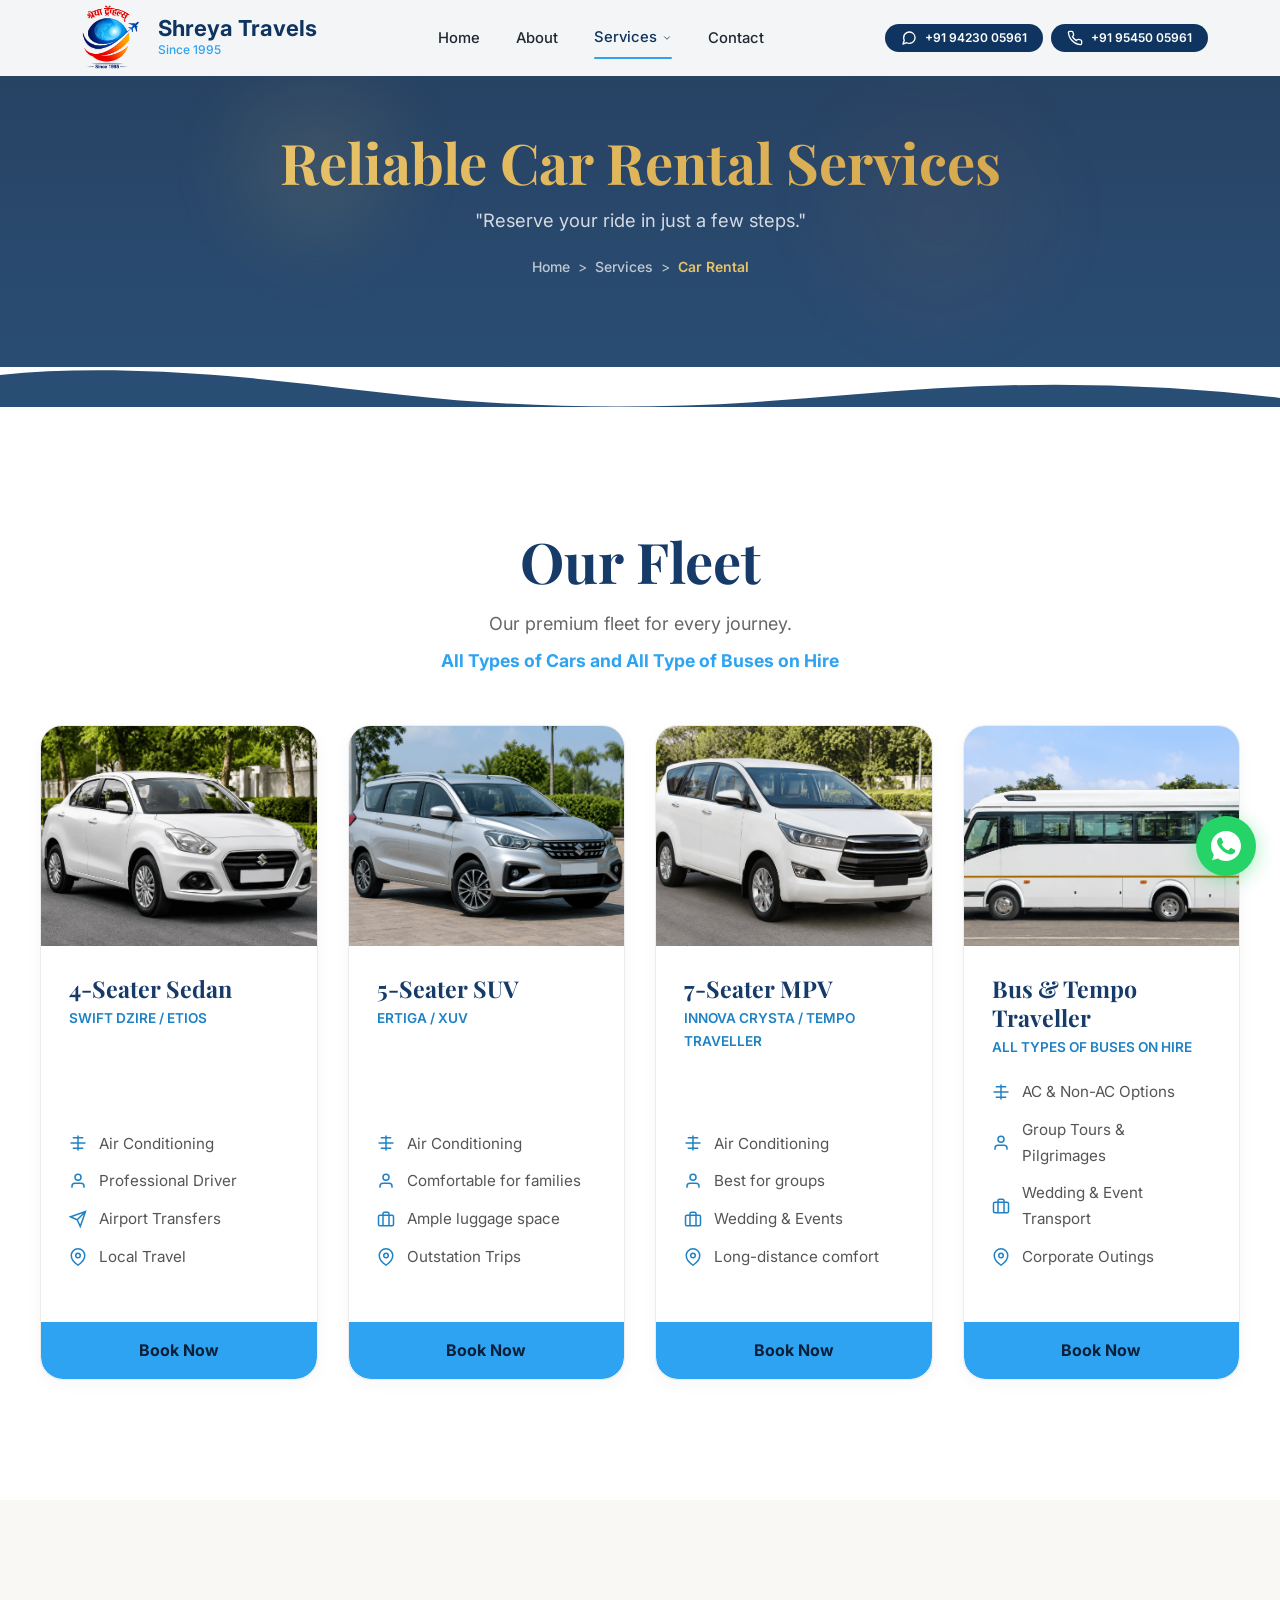
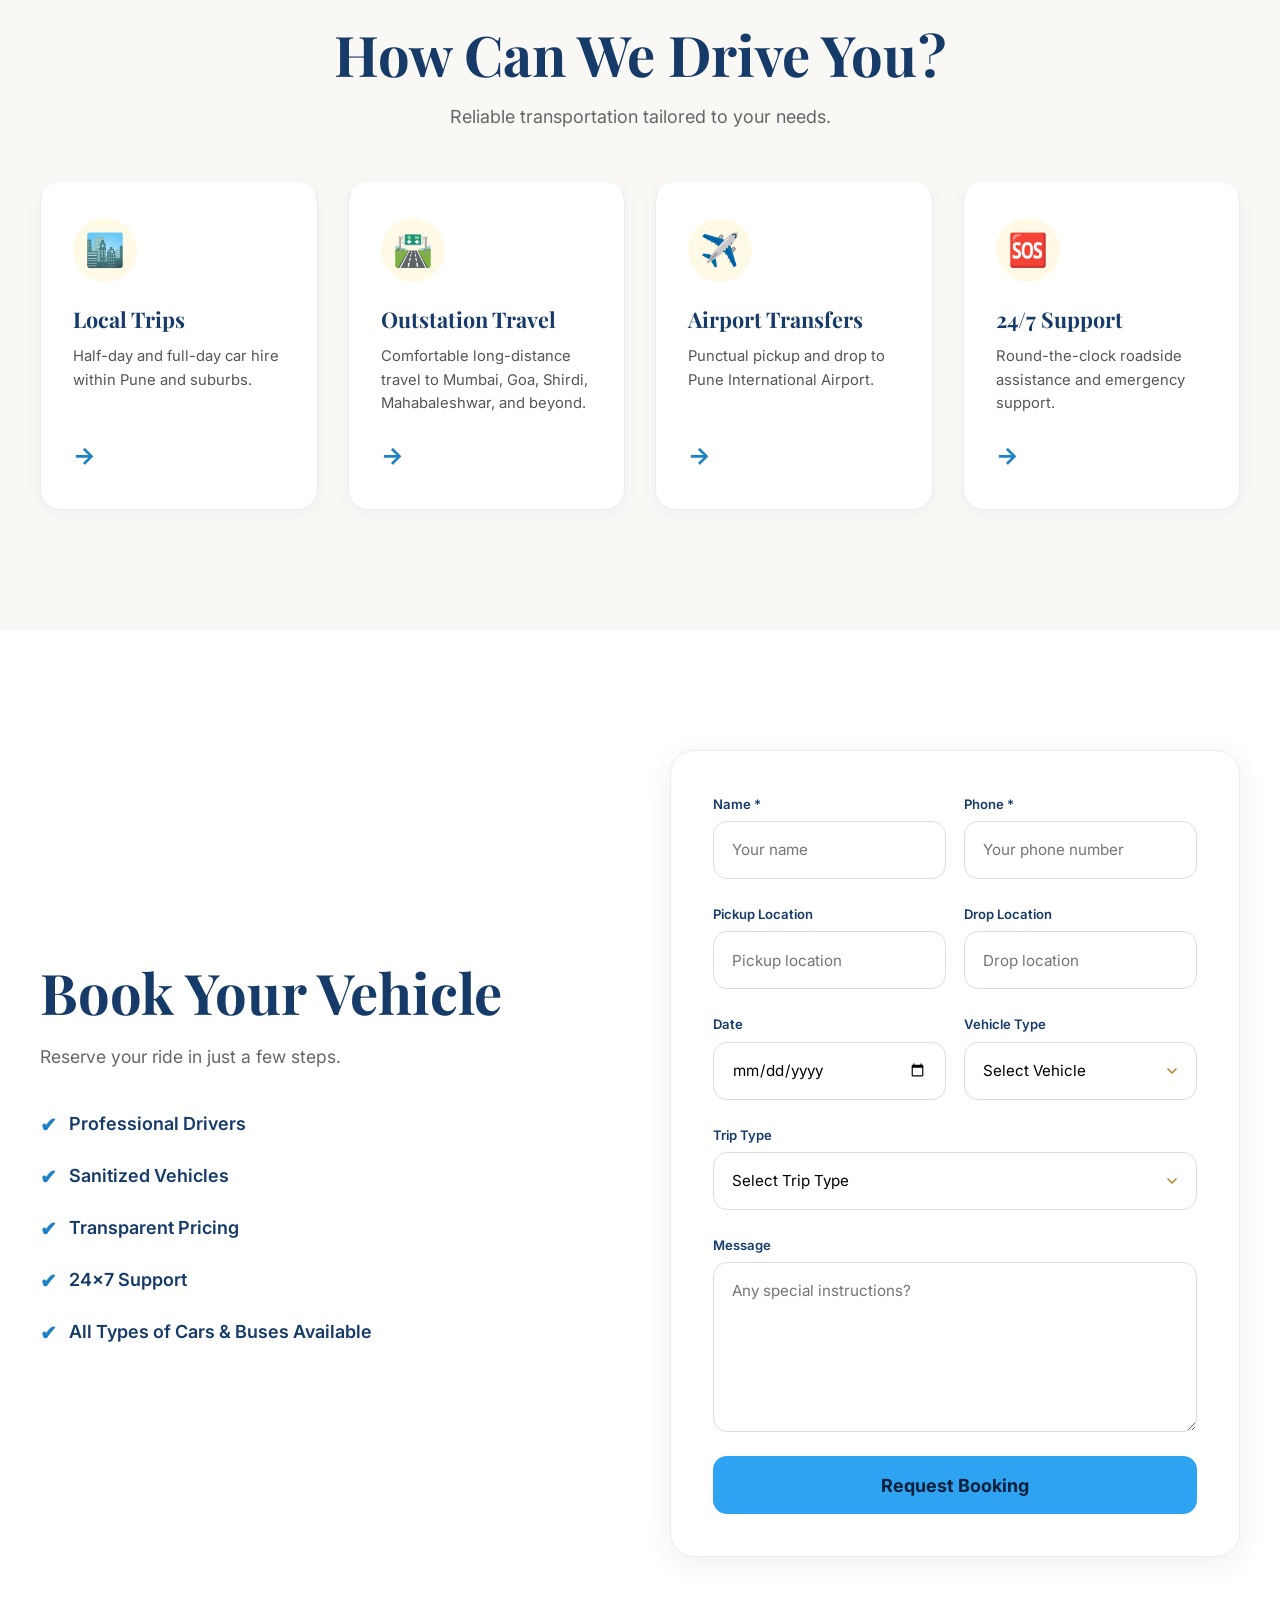
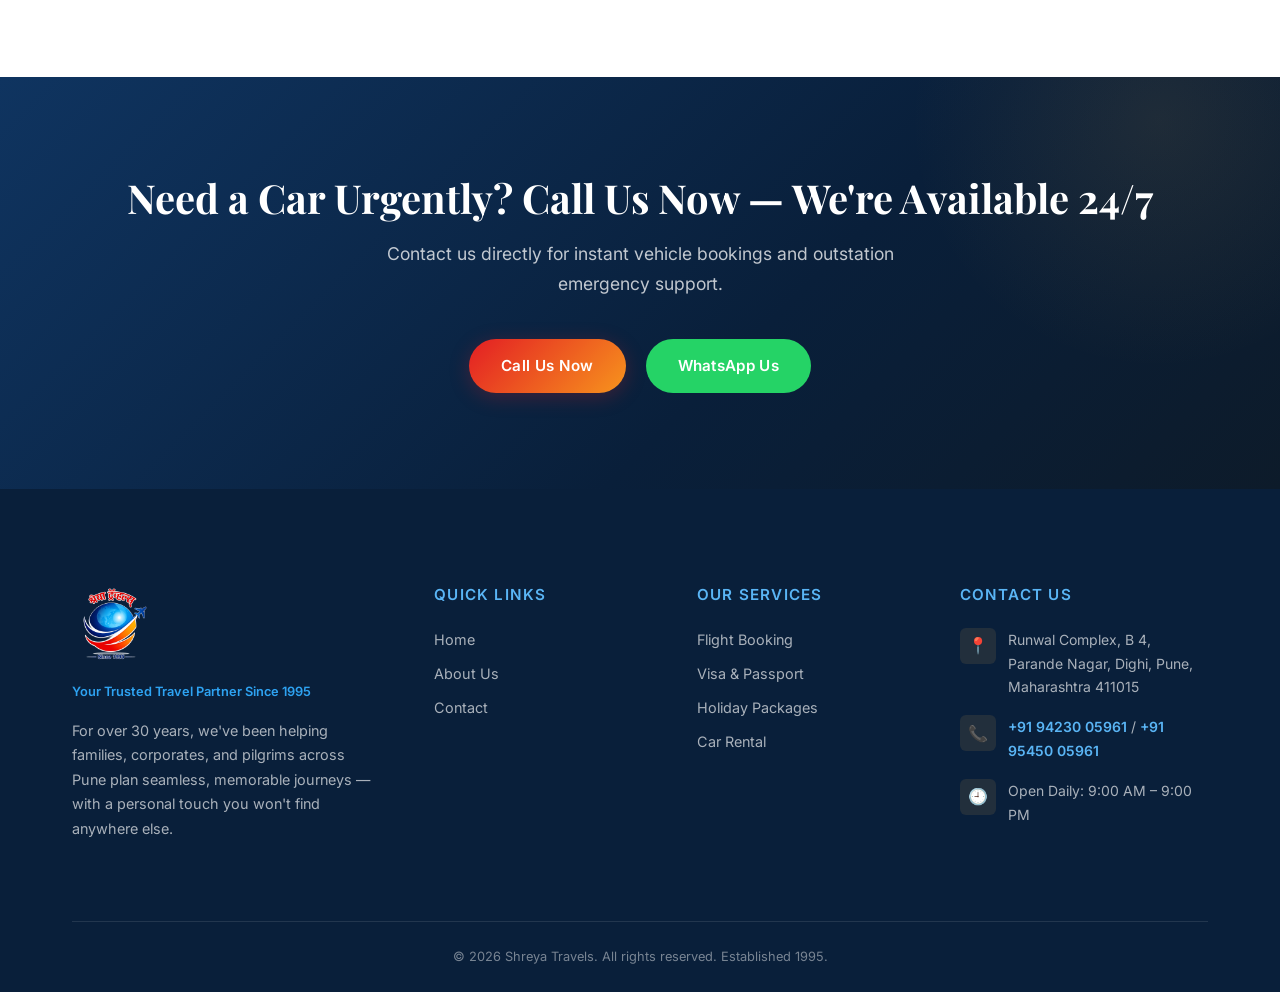
<file: car-rental.html>
<!DOCTYPE html>
<html lang="en">
<head>
  <meta charset="UTF-8">
  <meta name="viewport" content="width=device-width, initial-scale=1.0">
  <title>Car Rental — Local & Outstation Car Hire | Shreya Travels, Dighi Pune</title>
  <link rel="icon" type="image/png" href="images/logo.png">
  <meta name="description" content="Reliable car rental services in Dighi, Pune. 4-seater, 5-seater & 7-seater vehicles for local trips, outstation travel, and airport transfers. 24/7 support.">
  <link rel="preconnect" href="https://fonts.googleapis.com">
  <link rel="preconnect" href="https://fonts.gstatic.com" crossorigin>
  <link href="https://fonts.googleapis.com/css2?family=Inter:wght@400;500;600;700&family=Playfair+Display:wght@400;600;700&display=swap" rel="stylesheet">
  <link rel="stylesheet" href="css/styles.css">
</head>
<body>
  <!-- HEADER -->
  <header class="header" id="header">
    <div class="container">
      <a href="index.html" class="logo">
        <img src="images/logo.png" alt="Shreya Travels Logo" class="logo-img">
        <div class="logo-text">
          <span class="logo-name">Shreya Travels</span>
          <span class="logo-tagline">Since 1995</span>
        </div>
      </a>
      <nav class="nav" id="nav">
        <ul class="nav-list">
          <li><a href="index.html" class="nav-link">Home</a></li>
          <li><a href="about.html" class="nav-link">About</a></li>
          <li class="nav-dropdown">
            <a href="#" class="nav-link active">Services <svg class="dropdown-arrow" xmlns="http://www.w3.org/2000/svg" viewBox="0 0 24 24" fill="none" stroke="currentColor" stroke-width="2" stroke-linecap="round" stroke-linejoin="round"><polyline points="6 9 12 15 18 9"></polyline></svg></a>
            <ul class="dropdown-menu">
              <li><a href="flight-booking.html"><span class="dropdown-icon">✈️</span> Flight Booking</a></li>
              <li><a href="visa-passport.html"><span class="dropdown-icon">📋</span> Visa & Passport</a></li>
              <li><a href="holiday-packages.html"><span class="dropdown-icon">🏖️</span> Holiday Packages</a></li>
              <li><a href="car-rental.html"><span class="dropdown-icon">🚗</span> Car Rental</a></li>
            </ul>
          </li>
          <li><a href="contact.html" class="nav-link">Contact</a></li>
        </ul>
      </nav>
      <div class="header-actions">
        <div style="display:flex; gap:0.5rem;">
          <a href="tel:+919423005961" class="header-phone" style="padding: 0.25rem 1rem; font-size: 0.75rem;">
            <svg xmlns="http://www.w3.org/2000/svg" width="12" height="12" viewBox="0 0 24 24" fill="none" stroke="currentColor" stroke-width="2" stroke-linecap="round" stroke-linejoin="round"><path d="M21 11.5a8.38 8.38 0 0 1-.9 3.8 8.5 8.5 0 0 1-7.6 4.7 8.38 8.38 0 0 1-3.8-.9L3 21l1.9-5.7a8.38 8.38 0 0 1-.9-3.8 8.5 8.5 0 0 1 4.7-7.6 8.38 8.38 0 0 1 3.8-.9h.5a8.48 8.48 0 0 1 8 8v.5z"></path></svg>
            +91 94230 05961
          </a>
          <a href="tel:+919545005961" class="header-phone" style="padding: 0.25rem 1rem; font-size: 0.75rem;">
            <svg xmlns="http://www.w3.org/2000/svg" width="12" height="12" viewBox="0 0 24 24" fill="none" stroke="currentColor" stroke-width="2" stroke-linecap="round" stroke-linejoin="round"><path d="M22 16.92v3a2 2 0 0 1-2.18 2 19.79 19.79 0 0 1-8.63-3.07 19.5 19.5 0 0 1-6-6 19.79 19.79 0 0 1-3.07-8.67A2 2 0 0 1 4.11 2h3a2 2 0 0 1 2 1.72 12.84 12.84 0 0 0 .7 2.81 2 2 0 0 1-.45 2.11L8.09 9.91a16 16 0 0 0 6 6l1.27-1.27a2 2 0 0 1 2.11-.45 12.84 12.84 0 0 0 2.81.7A2 2 0 0 1 22 16.92z"></path></svg>
            +91 95450 05961
          </a>
        </div>
        <button class="hamburger" id="hamburger" aria-label="Toggle menu">
          <span></span><span></span><span></span>
        </button>
      </div>
    </div>
  </header>

  <main>
    <!-- PAGE HERO -->
    <section class="page-hero">
      <div class="container">
        <h1>Reliable Car Rental Services</h1>
        <p class="page-hero-subtitle">"Reserve your ride in just a few steps."</p>
        <div class="breadcrumb">
          <a href="index.html">Home</a> &gt; <a href="#">Services</a> &gt; <span>Car Rental</span>
        </div>
      </div>
      <!-- Subtle curved wave at bottom -->
      <div class="hero-wave">
        <svg xmlns="http://www.w3.org/2000/svg" viewBox="0 0 1200 120" preserveAspectRatio="none">
          <path d="M985.66,92.83C906.67,72,823.78,31,743.84,14.19c-82.26-17.34-168.06-16.33-250.45.39-57.84,11.73-114,31.07-172,41.86A600.21,600.21,0,0,1,0,27.35V120H1200V95.8C1132.19,118.92,1055.71,111.31,985.66,92.83Z" class="shape-fill"></path>
        </svg>
      </div>
    </section>

    <!-- FLEET SECTION (White background) -->
    <section class="cr-section cr-bg-white">
      <div class="cr-container">
                <div class="cr-header">
          <h2>Our Fleet</h2>
          <p>Our premium fleet for every journey.</p>
          <p style="color: var(--accent); font-weight: bold; font-size: 1.1rem; margin-top: 0.5rem;">All Types of Cars and All Type of Buses on Hire</p>
        </div>
        <div class="cr-grid-4">
          <!-- 4-Seater Sedan -->
          <div class="cr-card">
            <div class="cr-img-wrapper">
              <img src="images/4-seater.png" alt="4-Seater Sedan">
            </div>
            <div class="cr-card-body">
              <h3 class="cr-card-title">4-Seater Sedan</h3>
              <p class="cr-card-subtitle">Swift Dzire / Etios</p>
              <ul class="cr-features">
                <li class="cr-feature-item">
                  <svg viewBox="0 0 24 24" fill="none" stroke="currentColor" stroke-width="2"><path d="M12 2v20M2 12h20m-3-7H5m14 14H5"/></svg>
                  Air Conditioning
                </li>
                <li class="cr-feature-item">
                  <svg viewBox="0 0 24 24" fill="none" stroke="currentColor" stroke-width="2"><path d="M20 21v-2a4 4 0 0 0-4-4H8a4 4 0 0 0-4 4v2M12 11a4 4 0 1 0 0-8 4 4 0 0 0 0 8z"/></svg>
                  Professional Driver
                </li>
                <li class="cr-feature-item">
                  <svg viewBox="0 0 24 24" fill="none" stroke="currentColor" stroke-width="2"><path d="M22 2L11 13M22 2l-7 20-4-9-9-4 20-7z"/></svg>
                  Airport Transfers
                </li>
                <li class="cr-feature-item">
                  <svg viewBox="0 0 24 24" fill="none" stroke="currentColor" stroke-width="2"><path d="M21 10c0 7-9 13-9 13s-9-6-9-13a9 9 0 0 1 18 0z"/><circle cx="12" cy="10" r="3"/></svg>
                  Local Travel
                </li>
              </ul>
            </div>
            <hr class="cr-divider">
            <a href="#booking-form" class="cr-btn">Book Now</a>
          </div>
          <!-- 5-Seater SUV -->
          <div class="cr-card">
            <div class="cr-img-wrapper">
              <img src="images/suv.png" alt="5-Seater SUV">
            </div>
            <div class="cr-card-body">
              <h3 class="cr-card-title">5-Seater SUV</h3>
              <p class="cr-card-subtitle">Ertiga / XUV</p>
              <ul class="cr-features">
                <li class="cr-feature-item">
                  <svg viewBox="0 0 24 24" fill="none" stroke="currentColor" stroke-width="2"><path d="M12 2v20M2 12h20m-3-7H5m14 14H5"/></svg>
                  Air Conditioning
                </li>
                <li class="cr-feature-item">
                  <svg viewBox="0 0 24 24" fill="none" stroke="currentColor" stroke-width="2"><path d="M20 21v-2a4 4 0 0 0-4-4H8a4 4 0 0 0-4 4v2M12 11a4 4 0 1 0 0-8 4 4 0 0 0 0 8z"/></svg>
                  Comfortable for families
                </li>
                <li class="cr-feature-item">
                  <svg viewBox="0 0 24 24" fill="none" stroke="currentColor" stroke-width="2"><rect x="2" y="7" width="20" height="14" rx="2" ry="2"/><path d="M16 21V5a2 2 0 0 0-2-2h-4a2 2 0 0 0-2 2v16"/></svg>
                  Ample luggage space
                </li>
                <li class="cr-feature-item">
                  <svg viewBox="0 0 24 24" fill="none" stroke="currentColor" stroke-width="2"><path d="M21 10c0 7-9 13-9 13s-9-6-9-13a9 9 0 0 1 18 0z"/><circle cx="12" cy="10" r="3"/></svg>
                  Outstation Trips
                </li>
              </ul>
            </div>
            <hr class="cr-divider">
            <a href="#booking-form" class="cr-btn">Book Now</a>
          </div>
          <!-- 7-Seater MPV -->
          <div class="cr-card">
            <div class="cr-img-wrapper">
              <img src="images/7-seater.png" alt="7-Seater MPV">
            </div>
            <div class="cr-card-body">
              <h3 class="cr-card-title">7-Seater MPV</h3>
              <p class="cr-card-subtitle">Innova Crysta / Tempo Traveller</p>
              <ul class="cr-features">
                <li class="cr-feature-item">
                  <svg viewBox="0 0 24 24" fill="none" stroke="currentColor" stroke-width="2"><path d="M12 2v20M2 12h20m-3-7H5m14 14H5"/></svg>
                  Air Conditioning
                </li>
                <li class="cr-feature-item">
                  <svg viewBox="0 0 24 24" fill="none" stroke="currentColor" stroke-width="2"><path d="M20 21v-2a4 4 0 0 0-4-4H8a4 4 0 0 0-4 4v2M12 11a4 4 0 1 0 0-8 4 4 0 0 0 0 8z"/></svg>
                  Best for groups
                </li>
                <li class="cr-feature-item">
                  <svg viewBox="0 0 24 24" fill="none" stroke="currentColor" stroke-width="2"><rect x="2" y="7" width="20" height="14" rx="2" ry="2"/><path d="M16 21V5a2 2 0 0 0-2-2h-4a2 2 0 0 0-2 2v16"/></svg>
                  Wedding & Events
                </li>
                <li class="cr-feature-item">
                  <svg viewBox="0 0 24 24" fill="none" stroke="currentColor" stroke-width="2"><path d="M21 10c0 7-9 13-9 13s-9-6-9-13a9 9 0 0 1 18 0z"/><circle cx="12" cy="10" r="3"/></svg>
                  Long-distance comfort
                </li>
              </ul>
            </div>
            <hr class="cr-divider">
            <a href="#booking-form" class="cr-btn">Book Now</a>
          </div>
          <!-- Bus & Tempo Traveller -->
          <div class="cr-card">
            <div class="cr-img-wrapper">
              <img src="images/bus.png" alt="Bus & Tempo Traveller">
            </div>
            <div class="cr-card-body">
              <h3 class="cr-card-title">Bus & Tempo Traveller</h3>
              <p class="cr-card-subtitle">All Types of Buses on Hire</p>
              <ul class="cr-features">
                <li class="cr-feature-item">
                  <svg viewBox="0 0 24 24" fill="none" stroke="currentColor" stroke-width="2"><path d="M12 2v20M2 12h20m-3-7H5m14 14H5"/></svg>
                  AC & Non-AC Options
                </li>
                <li class="cr-feature-item">
                  <svg viewBox="0 0 24 24" fill="none" stroke="currentColor" stroke-width="2"><path d="M20 21v-2a4 4 0 0 0-4-4H8a4 4 0 0 0-4 4v2M12 11a4 4 0 1 0 0-8 4 4 0 0 0 0 8z"/></svg>
                  Group Tours & Pilgrimages
                </li>
                <li class="cr-feature-item">
                  <svg viewBox="0 0 24 24" fill="none" stroke="currentColor" stroke-width="2"><rect x="2" y="7" width="20" height="14" rx="2" ry="2"/><path d="M16 21V5a2 2 0 0 0-2-2h-4a2 2 0 0 0-2 2v16"/></svg>
                  Wedding & Event Transport
                </li>
                <li class="cr-feature-item">
                  <svg viewBox="0 0 24 24" fill="none" stroke="currentColor" stroke-width="2"><path d="M21 10c0 7-9 13-9 13s-9-6-9-13a9 9 0 0 1 18 0z"/><circle cx="12" cy="10" r="3"/></svg>
                  Corporate Outings
                </li>
              </ul>
            </div>
            <hr class="cr-divider">
            <a href="#booking-form" class="cr-btn">Book Now</a>
          </div>
        </div>
      </div>
    </section>

    <!-- SERVICES SECTION (Ivory background) -->
    <section class="cr-section cr-bg-ivory">
      <div class="cr-container">
        <div class="cr-header">
          <h2>How Can We Drive You?</h2>
          <p>Reliable transportation tailored to your needs.</p>
        </div>
        <div class="cr-grid-4">
          <!-- Local Trips -->
          <div class="cr-service-card">
            <div class="cr-service-icon-wrapper">🏙️</div>
            <h3 class="cr-service-title">Local Trips</h3>
            <p class="cr-service-desc">Half-day and full-day car hire within Pune and suburbs.</p>
            <a href="#booking-form" class="cr-service-arrow">→</a>
          </div>
          <!-- Outstation Travel -->
          <div class="cr-service-card">
            <div class="cr-service-icon-wrapper">🛣️</div>
            <h3 class="cr-service-title">Outstation Travel</h3>
            <p class="cr-service-desc">Comfortable long-distance travel to Mumbai, Goa, Shirdi, Mahabaleshwar, and beyond.</p>
            <a href="#booking-form" class="cr-service-arrow">→</a>
          </div>
          <!-- Airport Transfers -->
          <div class="cr-service-card">
            <div class="cr-service-icon-wrapper">✈️</div>
            <h3 class="cr-service-title">Airport Transfers</h3>
            <p class="cr-service-desc">Punctual pickup and drop to Pune International Airport.</p>
            <a href="#booking-form" class="cr-service-arrow">→</a>
          </div>
          <!-- 24/7 Support -->
          <div class="cr-service-card">
            <div class="cr-service-icon-wrapper">🆘</div>
            <h3 class="cr-service-title">24/7 Support</h3>
            <p class="cr-service-desc">Round-the-clock roadside assistance and emergency support.</p>
            <a href="#booking-form" class="cr-service-arrow">→</a>
          </div>
        </div>
      </div>
    </section>

    <!-- BOOKING FORM SECTION (White background) -->
    <section class="cr-section cr-bg-white" id="booking-form">
      <div class="cr-container">
        <div class="cr-form-container">
          <!-- LEFT COLUMN -->
          <div class="cr-form-left">
            <h2>Book Your Vehicle</h2>
            <p>Reserve your ride in just a few steps.</p>
            <div class="cr-trust-list">
              <div class="cr-trust-row">
                <span class="cr-trust-check">✔</span> Professional Drivers
              </div>
              <div class="cr-trust-row">
                <span class="cr-trust-check">✔</span> Sanitized Vehicles
              </div>
              <div class="cr-trust-row">
                <span class="cr-trust-check">✔</span> Transparent Pricing
              </div>
                            <div class="cr-trust-row">
                <span class="cr-trust-check">✔</span> 24×7 Support
              </div>
              <div class="cr-trust-row">
                <span class="cr-trust-check">✔</span> All Types of Cars & Buses Available
              </div>
            </div>
          </div>
          <!-- RIGHT COLUMN -->
          <div class="cr-form-right">
            <div class="cr-form-card">
              <form name="car-rental" method="POST" data-netlify="true" netlify-honeypot="bot-field" action="#">
                <input type="hidden" name="bot-field">
                <div class="cr-form-grid">
                  <div class="cr-form-row">
                    <div style="display:flex; flex-direction:column; gap:6px; text-align:left;">
                      <label for="cr_name" style="font-size:0.82rem; font-weight:600; color:#163B69;">Name *</label>
                      <input class="cr-input" type="text" id="cr_name" name="name" required placeholder="Your name">
                    </div>
                    <div style="display:flex; flex-direction:column; gap:6px; text-align:left;">
                      <label for="cr_phone" style="font-size:0.82rem; font-weight:600; color:#163B69;">Phone *</label>
                      <input class="cr-input" type="tel" id="cr_phone" name="phone" required placeholder="Your phone number">
                    </div>
                  </div>
                  <div class="cr-form-row">
                    <div style="display:flex; flex-direction:column; gap:6px; text-align:left;">
                      <label for="cr_pickup" style="font-size:0.82rem; font-weight:600; color:#163B69;">Pickup Location</label>
                      <input class="cr-input" type="text" id="cr_pickup" name="pickup" placeholder="Pickup location">
                    </div>
                    <div style="display:flex; flex-direction:column; gap:6px; text-align:left;">
                      <label for="cr_drop" style="font-size:0.82rem; font-weight:600; color:#163B69;">Drop Location</label>
                      <input class="cr-input" type="text" id="cr_drop" name="drop" placeholder="Drop location">
                    </div>
                  </div>
                  <div class="cr-form-row">
                    <div style="display:flex; flex-direction:column; gap:6px; text-align:left;">
                      <label for="cr_date" style="font-size:0.82rem; font-weight:600; color:#163B69;">Date</label>
                      <input class="cr-input" type="date" id="cr_date" name="date">
                    </div>
                    <div style="display:flex; flex-direction:column; gap:6px; text-align:left;">
                      <label for="cr_vehicle" style="font-size:0.82rem; font-weight:600; color:#163B69;">Vehicle Type</label>
                      <select class="cr-input" id="cr_vehicle" name="vehicle">
                        <option value="" disabled selected>Select Vehicle</option>
                        <option value="4-Seater Sedan">4-Seater Sedan</option>
                        <option value="5-Seater SUV">5-Seater SUV</option>
                                                <option value="7-Seater MPV">7-Seater MPV</option>
                        <option value="Bus / Tempo Traveller">Bus / Tempo Traveller</option>
                      </select>
                    </div>
                  </div>
                  <div style="display:flex; flex-direction:column; gap:6px; text-align:left;">
                    <label for="cr_trip" style="font-size:0.82rem; font-weight:600; color:#163B69;">Trip Type</label>
                    <select class="cr-input" id="cr_trip" name="trip">
                      <option value="" disabled selected>Select Trip Type</option>
                      <option value="Local">Local</option>
                      <option value="Outstation">Outstation</option>
                      <option value="Airport Transfer">Airport Transfer</option>
                      <option value="Multi-day">Multi-day</option>
                    </select>
                  </div>
                  <div style="display:flex; flex-direction:column; gap:6px; text-align:left;">
                    <label for="cr_msg" style="font-size:0.82rem; font-weight:600; color:#163B69;">Message</label>
                    <textarea class="cr-textarea" id="cr_msg" name="message" rows="4" placeholder="Any special instructions?"></textarea>
                  </div>
                  <button type="submit" class="cr-form-btn">Request Booking</button>
                </div>
              </form>
            </div>
          </div>
        </div>
      </div>
    </section>

    <!-- CTA BANNER -->
    <section class="cta-banner">
      <div class="container text-center">
        <h2>Need a Car Urgently? Call Us Now — We're Available 24/7</h2>
        <p>Contact us directly for instant vehicle bookings and outstation emergency support.</p>
        <div class="cta-actions" style="display:flex; gap:20px; justify-content:center; flex-wrap:wrap; margin-top:20px;">
          <a href="tel:+919423005961" class="btn btn-primary">Call Us Now</a>
          <a href="https://wa.me/919423005961?text=Hi%20Shreya%20Travels%2C%20I%20need%20a%20car%20rental%20urgently." class="btn btn-success" target="_blank">WhatsApp Us</a>
        </div>
      </div>
    </section>
  </main>

  <!-- FOOTER -->
  <footer class="footer">
    <div class="container">
      <div class="footer-grid">
        <div class="footer-col">
          <img src="images/logo.png" alt="Shreya Travels Logo" class="footer-logo">
          <p class="footer-brand-tagline">Your Trusted Travel Partner Since 1995</p>
          <p>For over 30 years, we've been helping families, corporates, and pilgrims across Pune plan seamless, memorable journeys — with a personal touch you won't find anywhere else.</p>
        </div>
        <div class="footer-col">
          <h4>Quick Links</h4>
          <div class="footer-links">
            <a href="index.html">Home</a>
            <a href="about.html">About Us</a>
            <a href="contact.html">Contact</a>
          </div>
        </div>
        <div class="footer-col">
          <h4>Our Services</h4>
          <div class="footer-links">
            <a href="flight-booking.html">Flight Booking</a>
            <a href="visa-passport.html">Visa & Passport</a>
            <a href="holiday-packages.html">Holiday Packages</a>
            <a href="car-rental.html">Car Rental</a>
          </div>
        </div>
        <div class="footer-col">
          <h4>Contact Us</h4>
          <div class="footer-contact-item">
            <div class="fc-icon">📍</div>
            <div><p>Runwal Complex, B 4, Parande Nagar, Dighi, Pune, Maharashtra 411015</p></div>
          </div>
          <div class="footer-contact-item">
            <div class="fc-icon">📞</div>
            <div><p><a href="tel:+919423005961">+91 94230 05961</a> / <a href="tel:+919545005961">+91 95450 05961</a></p></div>
          </div>
          <div class="footer-contact-item">
            <div class="fc-icon">🕘</div>
            <div><p>Open Daily: 9:00 AM – 9:00 PM</p></div>
          </div>
        </div>
      </div>
      <div class="footer-bottom">
        <p>&copy; 2026 Shreya Travels. All rights reserved. Established 1995.</p>
      </div>
    </div>
  </footer>

  <!-- WHATSAPP FAB -->
  <a href="https://wa.me/919423005961?text=Hi%20Shreya%20Travels%2C%20I%27d%20like%20to%20enquire%20about%20your%20travel%20services." class="whatsapp-fab" target="_blank" rel="noopener noreferrer" aria-label="Chat on WhatsApp">
    <svg xmlns="http://www.w3.org/2000/svg" viewBox="0 0 32 32" fill="currentColor"><path d="M16.004 0h-.008C7.174 0 0 7.176 0 16.004c0 3.5 1.128 6.744 3.046 9.378L1.054 31.29l6.118-1.958A15.924 15.924 0 0 0 16.004 32C24.826 32 32 24.826 32 16.004 32 7.174 24.826 0 16.004 0zm9.342 22.616c-.392 1.102-1.936 2.018-3.178 2.284-.846.18-1.95.324-5.67-1.218-4.762-1.972-7.826-6.81-8.064-7.124-.23-.314-1.936-2.578-1.936-4.918 0-2.34 1.226-3.488 1.662-3.964.392-.432 1.03-.62 1.638-.62.198 0 .376.01.536.018.476.02.714.048 1.028.796.392.932 1.348 3.288 1.466 3.526.118.24.236.554.078.868-.148.324-.276.468-.516.742-.24.274-.468.484-.708.78-.222.258-.472.534-.196 1.012.276.468 1.226 2.024 2.634 3.278 1.81 1.612 3.334 2.112 3.808 2.35.476.238.752.198 1.028-.118.286-.326 1.216-1.416 1.54-1.902.314-.486.638-.406 1.074-.244.44.158 2.786 1.314 3.262 1.554.476.238.792.358.91.554.116.198.116 1.14-.276 2.242z"/></svg>
  </a>

  <script src="js/main.js"></script>
</body>
</html>
</file>
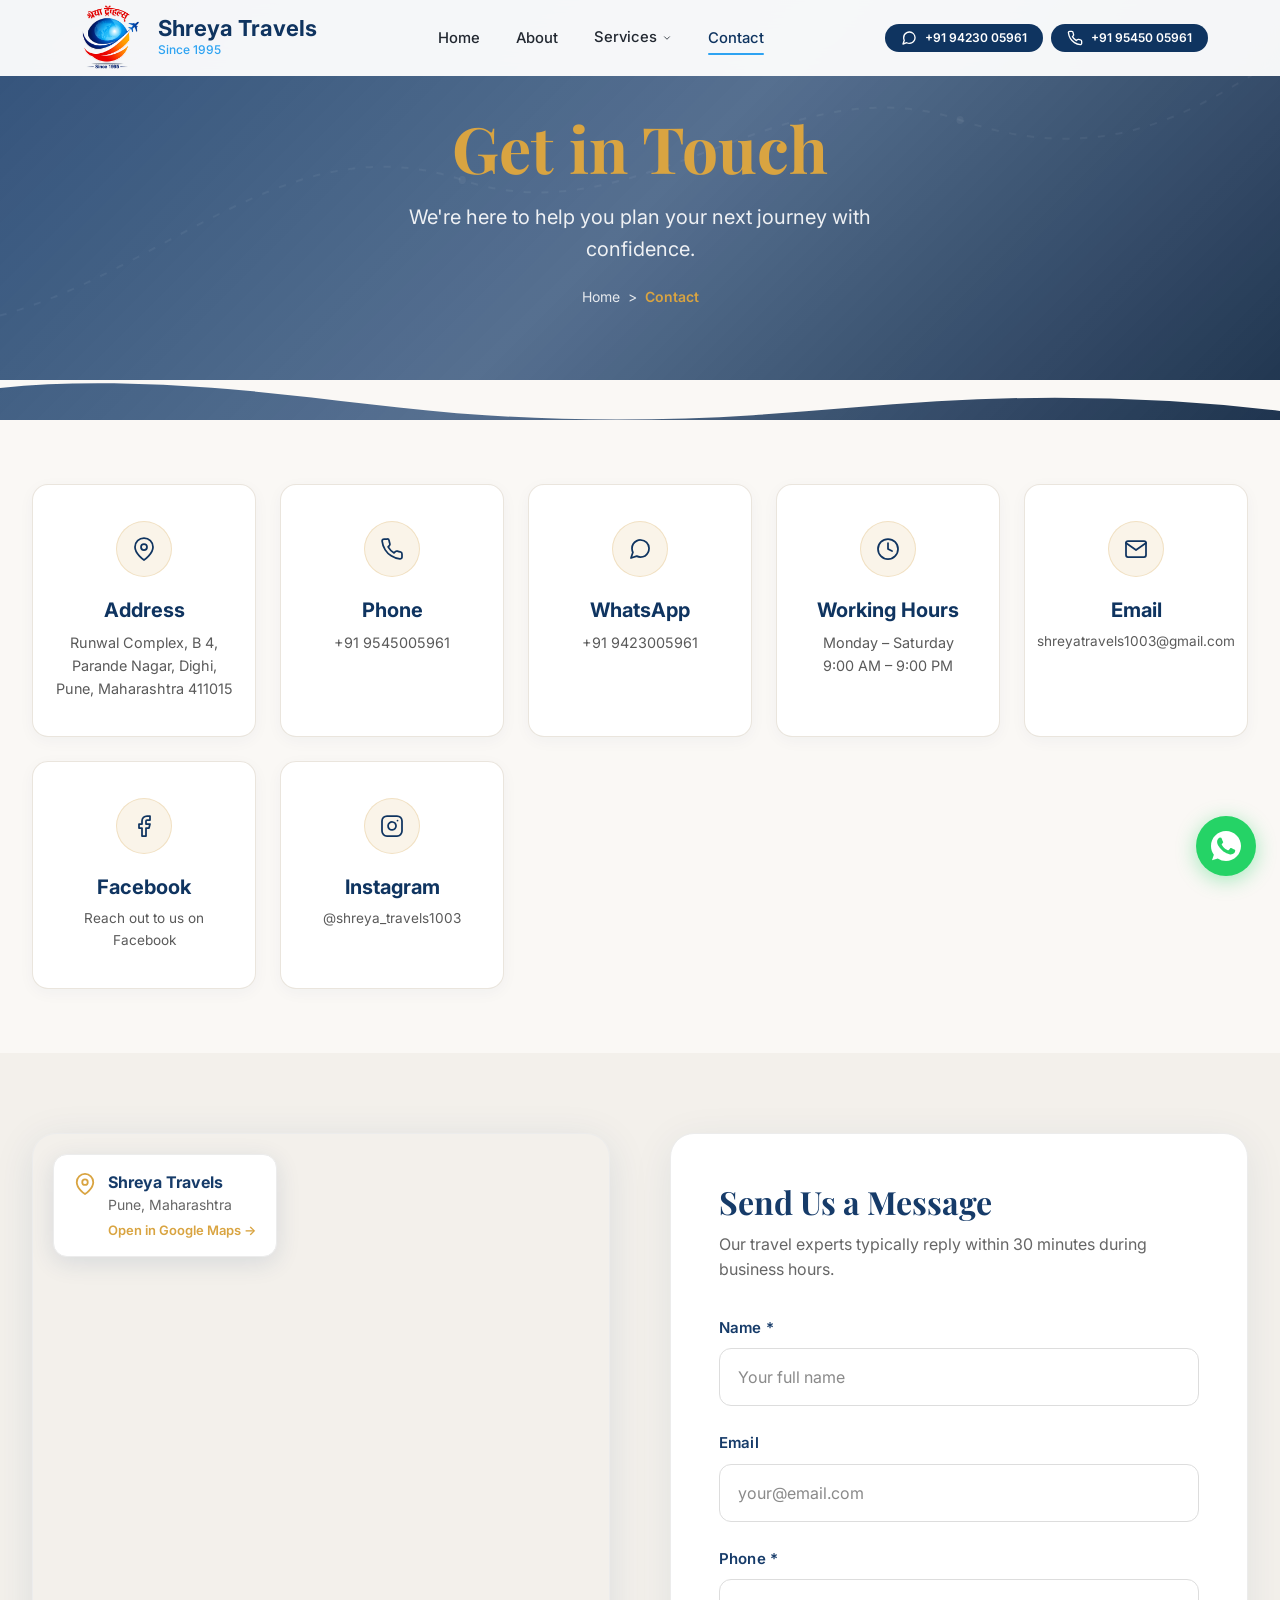
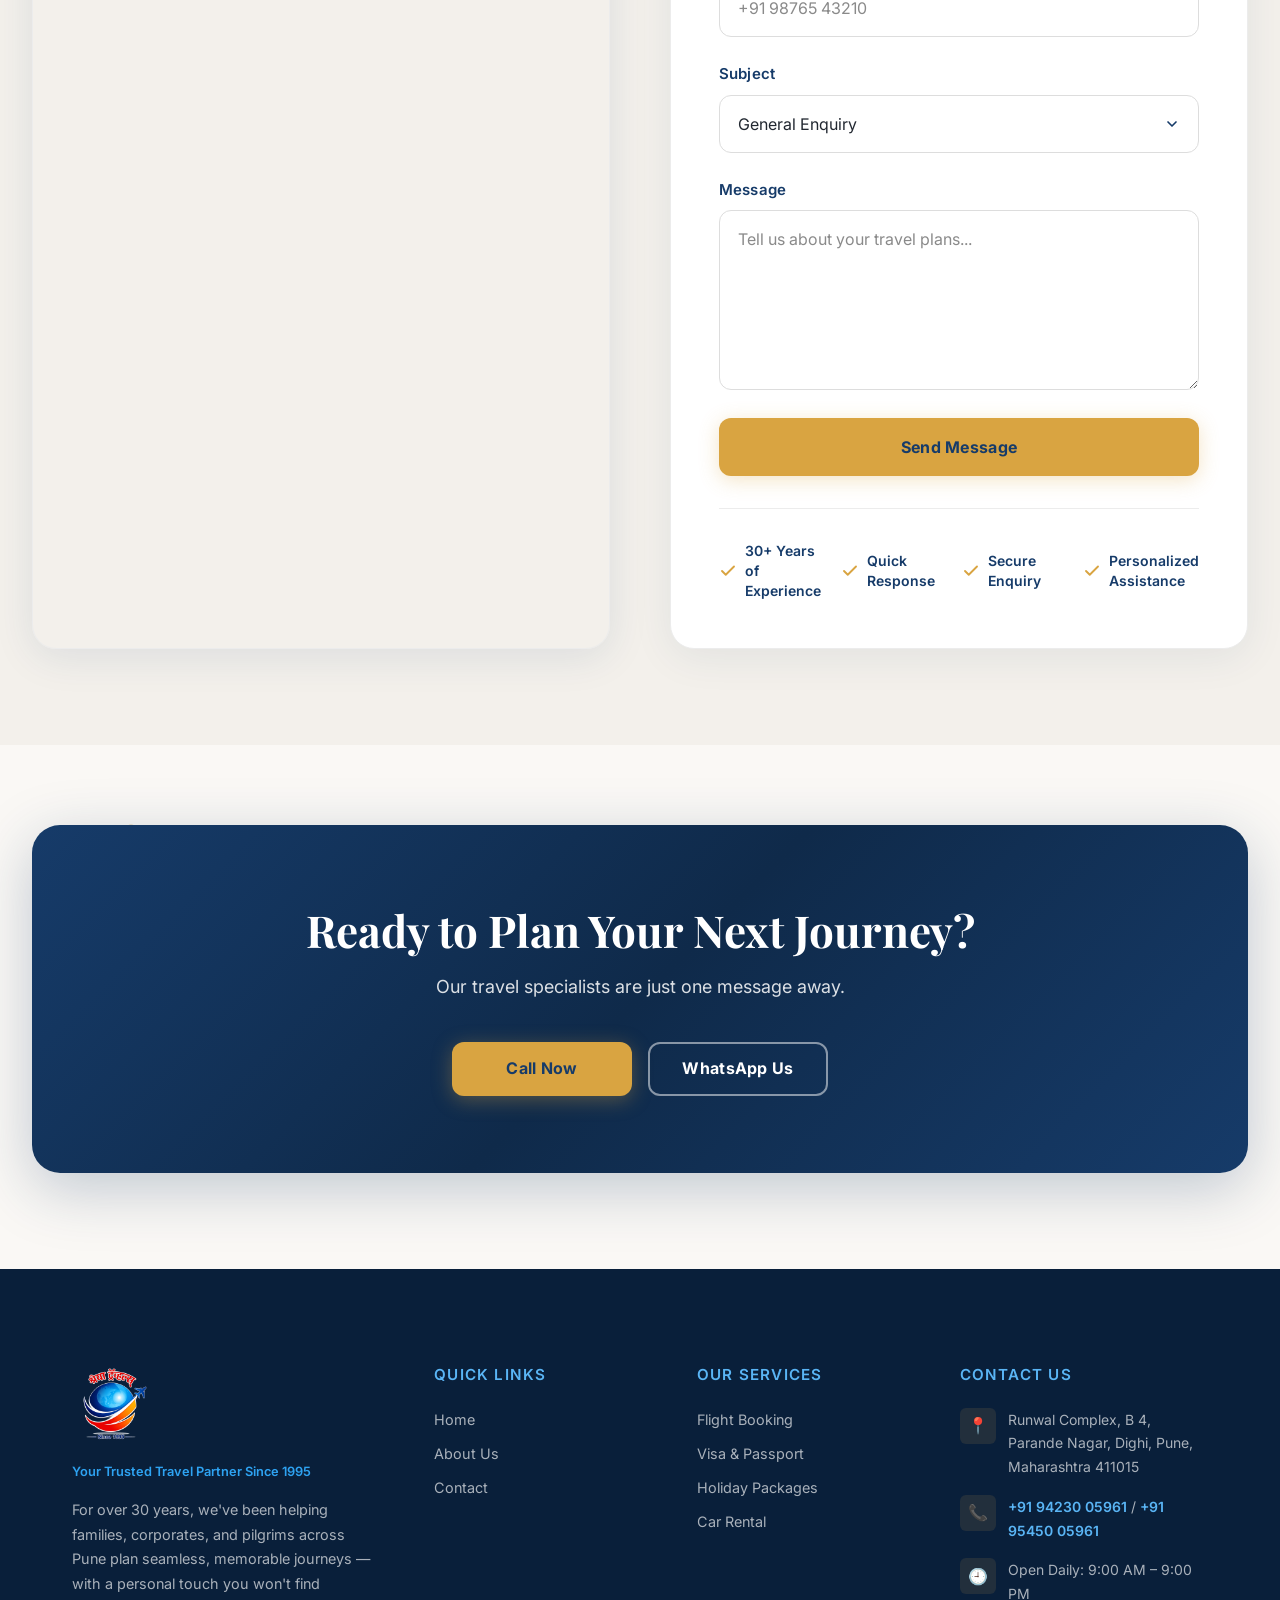
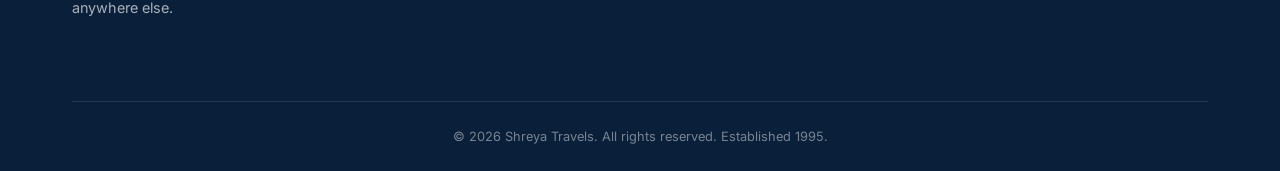
<file: contact.html>
<!DOCTYPE html>
<html lang="en">
<head>
  <meta charset="UTF-8">
  <meta name="viewport" content="width=device-width, initial-scale=1.0">
  <title>Contact Shreya Travels — Travel Agent in Dighi, Pune | +91 94230 05961</title>
  <link rel="icon" type="image/png" href="images/logo.png">
  <meta name="description" content="Get in touch with Shreya Travels in Dighi, Pune. Visit us at Runwal Complex, call +91 94230 05961, or fill our enquiry form. Open 9AM-9PM all days.">
  <link rel="preconnect" href="https://fonts.googleapis.com">
  <link rel="preconnect" href="https://fonts.gstatic.com" crossorigin>
  <link href="https://fonts.googleapis.com/css2?family=Inter:wght@400;500;600;700&family=Playfair+Display:wght@400;600;700&display=swap" rel="stylesheet">
  <link rel="stylesheet" href="css/styles.css">
</head>
<body class="contact-page">

  <!-- HEADER -->
  <header class="header" id="header">
    <div class="container">
      <a href="index.html" class="logo">
        <img src="images/logo.png" alt="Shreya Travels Logo" class="logo-img">
        <div class="logo-text">
          <span class="logo-name">Shreya Travels</span>
          <span class="logo-tagline">Since 1995</span>
        </div>
      </a>
      <nav class="nav" id="nav">
        <ul class="nav-list">
          <li><a href="index.html" class="nav-link">Home</a></li>
          <li><a href="about.html" class="nav-link">About</a></li>
          <li class="nav-dropdown">
            <a href="#" class="nav-link">Services <svg class="dropdown-arrow" xmlns="http://www.w3.org/2000/svg" viewBox="0 0 24 24" fill="none" stroke="currentColor" stroke-width="2" stroke-linecap="round" stroke-linejoin="round"><polyline points="6 9 12 15 18 9"></polyline></svg></a>
            <ul class="dropdown-menu">
              <li><a href="flight-booking.html"><span class="dropdown-icon">✈️</span> Flight Booking</a></li>
              <li><a href="visa-passport.html"><span class="dropdown-icon">📋</span> Visa & Passport</a></li>
              <li><a href="holiday-packages.html"><span class="dropdown-icon">🏖️</span> Holiday Packages</a></li>
              <li><a href="car-rental.html"><span class="dropdown-icon">🚗</span> Car Rental</a></li>
            </ul>
          </li>
          <li><a href="contact.html" class="nav-link active">Contact</a></li>
        </ul>
      </nav>
      <div class="header-actions">
        <div style="display:flex; gap:0.5rem;">
          <a href="tel:+919423005961" class="header-phone" style="padding: 0.25rem 1rem; font-size: 0.75rem;">
            <svg xmlns="http://www.w3.org/2000/svg" width="12" height="12" viewBox="0 0 24 24" fill="none" stroke="currentColor" stroke-width="2" stroke-linecap="round" stroke-linejoin="round"><path d="M21 11.5a8.38 8.38 0 0 1-.9 3.8 8.5 8.5 0 0 1-7.6 4.7 8.38 8.38 0 0 1-3.8-.9L3 21l1.9-5.7a8.38 8.38 0 0 1-.9-3.8 8.5 8.5 0 0 1 4.7-7.6 8.38 8.38 0 0 1 3.8-.9h.5a8.48 8.48 0 0 1 8 8v.5z"></path></svg>
            +91 94230 05961
          </a>
          <a href="tel:+919545005961" class="header-phone" style="padding: 0.25rem 1rem; font-size: 0.75rem;">
            <svg xmlns="http://www.w3.org/2000/svg" width="12" height="12" viewBox="0 0 24 24" fill="none" stroke="currentColor" stroke-width="2" stroke-linecap="round" stroke-linejoin="round"><path d="M22 16.92v3a2 2 0 0 1-2.18 2 19.79 19.79 0 0 1-8.63-3.07 19.5 19.5 0 0 1-6-6 19.79 19.79 0 0 1-3.07-8.67A2 2 0 0 1 4.11 2h3a2 2 0 0 1 2 1.72 12.84 12.84 0 0 0 .7 2.81 2 2 0 0 1-.45 2.11L8.09 9.91a16 16 0 0 0 6 6l1.27-1.27a2 2 0 0 1 2.11-.45 12.84 12.84 0 0 0 2.81.7A2 2 0 0 1 22 16.92z"></path></svg>
            +91 95450 05961
          </a>
        </div>
        <button class="hamburger" id="hamburger" aria-label="Toggle menu">
          <span></span><span></span><span></span>
        </button>
      </div>
    </div>
  </header>

  <main>
    <!-- HERO -->
    <section class="contact-hero" aria-label="Contact page hero">
      <div class="contact-hero-bg" aria-hidden="true"></div>
      <div class="contact-hero-overlay" aria-hidden="true"></div>
      <svg class="contact-hero-route" aria-hidden="true" viewBox="0 0 1440 420" preserveAspectRatio="none" xmlns="http://www.w3.org/2000/svg">
        <path class="route-path" d="M-20,320 C180,280 320,120 520,180 C720,240 880,60 1080,120 C1280,180 1380,80 1480,40" fill="none" stroke="currentColor" stroke-width="2" stroke-dasharray="8 12"/>
        <circle class="route-dot" cx="520" cy="180" r="4" fill="currentColor"/>
        <circle class="route-dot" cx="1080" cy="120" r="4" fill="currentColor"/>
      </svg>
      <div class="container contact-container contact-hero-content">
        <h1 class="contact-hero-title">Get in Touch</h1>
        <p class="contact-hero-subtitle">We're here to help you plan your next journey with confidence.</p>
        <nav class="contact-breadcrumb" aria-label="Breadcrumb">
          <a href="index.html">Home</a>
          <span class="breadcrumb-sep" aria-hidden="true">&gt;</span>
          <span class="breadcrumb-current">Contact</span>
        </nav>
      </div>
      <div class="hero-wave">
        <svg xmlns="http://www.w3.org/2000/svg" viewBox="0 0 1200 120" preserveAspectRatio="none">
          <path d="M985.66,92.83C906.67,72,823.78,31,743.84,14.19c-82.26-17.34-168.06-16.33-250.45.39-57.84,11.73-114,31.07-172,41.86A600.21,600.21,0,0,1,0,27.35V120H1200V95.8C1132.19,118.92,1055.71,111.31,985.66,92.83Z" class="shape-fill"></path>
        </svg>
      </div>
    </section>

    <!-- CONTACT CARDS -->
    <section class="contact-cards-section" aria-label="Contact information">
      <div class="container contact-container">
        <div class="contact-cards-grid">
          <a href="https://www.google.com/maps/search/?api=1&query=Runwal+Complex,+B+4,+Parande+Nagar,+Dighi,+Pune,+Maharashtra+411015" class="contact-info-card animate-on-scroll" target="_blank" rel="noopener noreferrer" aria-label="Open address in Google Maps">
            <div class="contact-info-icon">
              <svg xmlns="http://www.w3.org/2000/svg" viewBox="0 0 24 24" fill="none" stroke="currentColor" stroke-width="1.75" stroke-linecap="round" stroke-linejoin="round" aria-hidden="true"><path d="M21 10c0 7-9 13-9 13s-9-6-9-13a9 9 0 0 1 18 0z"/><circle cx="12" cy="10" r="3"/></svg>
            </div>
            <h3>Address</h3>
            <p>Runwal Complex, B 4, Parande Nagar, Dighi, Pune, Maharashtra 411015</p>
          </a>

          <a href="tel:+919423005961" class="contact-info-card animate-on-scroll delay-1" aria-label="Call Shreya Travels">
            <div class="contact-info-icon">
              <svg xmlns="http://www.w3.org/2000/svg" viewBox="0 0 24 24" fill="none" stroke="currentColor" stroke-width="1.75" stroke-linecap="round" stroke-linejoin="round" aria-hidden="true"><path d="M22 16.92v3a2 2 0 0 1-2.18 2 19.79 19.79 0 0 1-8.63-3.07 19.5 19.5 0 0 1-6-6 19.79 19.79 0 0 1-3.07-8.67A2 2 0 0 1 4.11 2h3a2 2 0 0 1 2 1.72 12.84 12.84 0 0 0 .7 2.81 2 2 0 0 1-.45 2.11L8.09 9.91a16 16 0 0 0 6 6l1.27-1.27a2 2 0 0 1 2.11-.45 12.84 12.84 0 0 0 2.81.7A2 2 0 0 1 22 16.92z"/></svg>
            </div>
            <h3>Phone</h3>
            <p>+91 9545005961</p>
          </a>

          <a href="https://wa.me/919545005961" class="contact-info-card animate-on-scroll delay-2" target="_blank" rel="noopener noreferrer" aria-label="Message on WhatsApp">
            <div class="contact-info-icon">
              <svg xmlns="http://www.w3.org/2000/svg" viewBox="0 0 24 24" fill="none" stroke="currentColor" stroke-width="1.75" stroke-linecap="round" stroke-linejoin="round" aria-hidden="true"><path d="M21 11.5a8.38 8.38 0 0 1-.9 3.8 8.5 8.5 0 0 1-7.6 4.7 8.38 8.38 0 0 1-3.8-.9L3 21l1.9-5.7a8.38 8.38 0 0 1-.9-3.8 8.5 8.5 0 0 1 4.7-7.6 8.38 8.38 0 0 1 3.8-.9h.5a8.48 8.48 0 0 1 8 8v.5z"/></svg>
            </div>
            <h3>WhatsApp</h3>
            <p>+91 9423005961</p>
          </a>

          <div class="contact-info-card contact-info-card--static animate-on-scroll delay-3" aria-label="Business hours">
            <div class="contact-info-icon">
              <svg xmlns="http://www.w3.org/2000/svg" viewBox="0 0 24 24" fill="none" stroke="currentColor" stroke-width="1.75" stroke-linecap="round" stroke-linejoin="round" aria-hidden="true"><circle cx="12" cy="12" r="10"/><polyline points="12 6 12 12 16 14"/></svg>
            </div>
            <h3>Working Hours</h3>
            <p>Monday – Saturday<br>9:00 AM – 9:00 PM</p>
          </div>

          <a href="https://mail.google.com/mail/?view=cm&fs=1&to=shreyatravels1003@gmail.com" target="_blank" rel="noopener noreferrer" class="contact-info-card animate-on-scroll delay-4" aria-label="Email Shreya Travels">
            <div class="contact-info-icon">
              <svg xmlns="http://www.w3.org/2000/svg" viewBox="0 0 24 24" fill="none" stroke="currentColor" stroke-width="1.75" stroke-linecap="round" stroke-linejoin="round" aria-hidden="true"><path d="M4 4h16c1.1 0 2 .9 2 2v12c0 1.1-.9 2-2 2H4c-1.1 0-2-.9-2-2V6c0-1.1.9-2 2-2z"></path><polyline points="22,6 12,13 2,6"></polyline></svg>
            </div>
            <h3>Email</h3>
            <p style="font-size: 0.85rem;">shreyatravels1003@gmail.com</p>
          </a>

          <a href="https://www.facebook.com/share/1JdueKiRKW/" target="_blank" rel="noopener noreferrer" class="contact-info-card animate-on-scroll delay-5" aria-label="Visit our Facebook page">
            <div class="contact-info-icon">
              <svg xmlns="http://www.w3.org/2000/svg" viewBox="0 0 24 24" fill="none" stroke="currentColor" stroke-width="1.75" stroke-linecap="round" stroke-linejoin="round" aria-hidden="true"><path d="M18 2h-3a5 5 0 0 0-5 5v3H7v4h3v8h4v-8h3l1-4h-4V7a1 1 0 0 1 1-1h3z"/></svg>
            </div>
            <h3>Facebook</h3>
            <p style="font-size: 0.85rem;">Reach out to us on Facebook</p>
          </a>

          <a href="https://www.instagram.com/shreya_travels1003/" target="_blank" rel="noopener noreferrer" class="contact-info-card animate-on-scroll delay-6" aria-label="Visit our Instagram page">
            <div class="contact-info-icon">
              <svg xmlns="http://www.w3.org/2000/svg" viewBox="0 0 24 24" fill="none" stroke="currentColor" stroke-width="1.75" stroke-linecap="round" stroke-linejoin="round" aria-hidden="true"><rect x="2" y="2" width="20" height="20" rx="5" ry="5"/><path d="M16 11.37A4 4 0 1 1 12.63 8 4 4 0 0 1 16 11.37z"/><line x1="17.5" y1="6.5" x2="17.51" y2="6.5"/></svg>
            </div>
            <h3>Instagram</h3>
            <p style="font-size: 0.85rem;">@shreya_travels1003</p>
          </a>
        </div>
      </div>
    </section>

    <!-- MAP + FORM -->
    <section class="contact-map-form-section" aria-label="Map and contact form">
      <div class="container contact-container">
        <div class="contact-map-form-grid">
          <div class="contact-map-col animate-on-scroll">
            <div class="contact-map-wrap">
              <iframe
                src="https://www.google.com/maps/embed?pb=!1m18!1m12!1m3!1d3781.5!2d73.88!3d18.62!2m3!1f0!2f0!3f0!3m2!1i1024!2i768!4f13.1!3m3!1m2!1s0x3bc2c7e5a5c5c5c5%3A0x5c5c5c5c5c5c5c5c!2sDighi%2C+Pune!5e0!3m2!1sen!2sin!4v1"
                title="Shreya Travels location on Google Maps"
                width="100%"
                height="100%"
                allowfullscreen=""
                loading="lazy"
                referrerpolicy="no-referrer-when-downgrade"></iframe>
              <a href="https://www.google.com/maps/search/?api=1&query=Runwal+Complex,+B+4,+Parande+Nagar,+Dighi,+Pune,+Maharashtra+411015" class="contact-map-badge" target="_blank" rel="noopener noreferrer">
                <span class="contact-map-badge-icon" aria-hidden="true">
                  <svg xmlns="http://www.w3.org/2000/svg" viewBox="0 0 24 24" fill="none" stroke="currentColor" stroke-width="2" stroke-linecap="round" stroke-linejoin="round"><path d="M21 10c0 7-9 13-9 13s-9-6-9-13a9 9 0 0 1 18 0z"/><circle cx="12" cy="10" r="3"/></svg>
                </span>
                <span class="contact-map-badge-text">
                  <strong>Shreya Travels</strong>
                  <span>Pune, Maharashtra</span>
                  <span class="contact-map-badge-link">Open in Google Maps →</span>
                </span>
              </a>
            </div>
          </div>   

          <div class="contact-form-col animate-on-scroll animate-from-right delay-1">
            <div class="contact-form-card">
              <div class="contact-form-header">
                <h2>Send Us a Message</h2>
                <p>Our travel experts typically reply within 30 minutes during business hours.</p>
              </div>
              <form name="contact" class="contact-form enquiry-form" method="POST" data-netlify="true" netlify-honeypot="bot-field" action="#" novalidate>
                <input type="hidden" name="bot-field">
                <div class="contact-form-field">
                  <label for="name">Name *</label>
                  <input class="form-control contact-input" type="text" id="name" name="name" required autocomplete="name" placeholder="Your full name">
                </div>
                <div class="contact-form-field">
                  <label for="email">Email</label>
                  <input class="form-control contact-input" type="email" id="email" name="email" autocomplete="email" placeholder="your@email.com">
                </div>
                <div class="contact-form-field">
                  <label for="phone">Phone *</label>
                  <input class="form-control contact-input" type="tel" id="phone" name="phone" required autocomplete="tel" placeholder="+91 98765 43210">
                </div>
                <div class="contact-form-field">
                  <label for="subject">Subject</label>
                  <select class="form-control contact-input" id="subject" name="subject">
                    <option value="General Enquiry">General Enquiry</option>
                    <option value="Flight Booking">Flight Booking</option>
                    <option value="Visa & Passport">Visa & Passport</option>
                    <option value="Holiday Package">Holiday Package</option>
                    <option value="Car Rental">Car Rental</option>
                  </select>
                </div>
                <div class="contact-form-field">
                  <label for="message">Message</label>
                  <textarea class="form-control contact-input contact-textarea" id="message" name="message" placeholder="Tell us about your travel plans..."></textarea>
                </div>
                <div class="form-submit">
                  <button type="submit" class="btn contact-submit-btn">Send Message</button>
                </div>
              </form>
              <ul class="contact-trust-strip" aria-label="Why trust Shreya Travels">
                <li>
                  <svg xmlns="http://www.w3.org/2000/svg" viewBox="0 0 24 24" fill="none" stroke="currentColor" stroke-width="2.5" stroke-linecap="round" stroke-linejoin="round" aria-hidden="true"><polyline points="20 6 9 17 4 12"/></svg>
                  30+ Years of Experience
                </li>
                <li>
                  <svg xmlns="http://www.w3.org/2000/svg" viewBox="0 0 24 24" fill="none" stroke="currentColor" stroke-width="2.5" stroke-linecap="round" stroke-linejoin="round" aria-hidden="true"><polyline points="20 6 9 17 4 12"/></svg>
                  Quick Response
                </li>
                <li>
                  <svg xmlns="http://www.w3.org/2000/svg" viewBox="0 0 24 24" fill="none" stroke="currentColor" stroke-width="2.5" stroke-linecap="round" stroke-linejoin="round" aria-hidden="true"><polyline points="20 6 9 17 4 12"/></svg>
                  Secure Enquiry
                </li>
                <li>
                  <svg xmlns="http://www.w3.org/2000/svg" viewBox="0 0 24 24" fill="none" stroke="currentColor" stroke-width="2.5" stroke-linecap="round" stroke-linejoin="round" aria-hidden="true"><polyline points="20 6 9 17 4 12"/></svg>
                  Personalized Assistance
                </li>
              </ul>
            </div>
          </div>
        </div>
      </div>
    </section>

    <!-- CTA -->
    <section class="contact-cta-section" aria-label="Call to action">
      <div class="contact-cta-particles" aria-hidden="true">
        <span></span><span></span><span></span><span></span><span></span><span></span>
      </div>
      <div class="container contact-container">
        <div class="contact-cta-inner animate-on-scroll">
          <h2>Ready to Plan Your Next Journey?</h2>
          <p>Our travel specialists are just one message away.</p>
          <div class="contact-cta-buttons">
            <a href="tel:+919423005961" class="btn contact-cta-btn contact-cta-btn--gold">Call Now</a>
            <a href="https://wa.me/919423005961?text=Hi%20Shreya%20Travels%2C%20I%27d%20like%20to%20enquire%20about%20your%20travel%20services." class="btn contact-cta-btn contact-cta-btn--outline" target="_blank" rel="noopener noreferrer">WhatsApp Us</a>
          </div>
        </div>
      </div>
    </section>
  </main>

  <!-- FOOTER -->
  <footer class="footer">
    <div class="container">
      <div class="footer-grid">
        <div class="footer-col">
          <img src="images/logo.png" alt="Shreya Travels Logo" class="footer-logo">
          <p class="footer-brand-tagline">Your Trusted Travel Partner Since 1995</p>
          <p>For over 30 years, we've been helping families, corporates, and pilgrims across Pune plan seamless, memorable journeys — with a personal touch you won't find anywhere else.</p>
        </div>
        <div class="footer-col">
          <h4>Quick Links</h4>
          <div class="footer-links">
            <a href="index.html">Home</a>
            <a href="about.html">About Us</a>
            <a href="contact.html">Contact</a>
          </div>
        </div>
        <div class="footer-col">
          <h4>Our Services</h4>
          <div class="footer-links">
            <a href="flight-booking.html">Flight Booking</a>
            <a href="visa-passport.html">Visa & Passport</a>
            <a href="holiday-packages.html">Holiday Packages</a>
            <a href="car-rental.html">Car Rental</a>
          </div>
        </div>
        <div class="footer-col">
          <h4>Contact Us</h4>
          <div class="footer-contact-item">
            <div class="fc-icon">📍</div>
            <div><p>Runwal Complex, B 4, Parande Nagar, Dighi, Pune, Maharashtra 411015</p></div>
          </div>
          <div class="footer-contact-item">
            <div class="fc-icon">📞</div>
            <div><p><a href="tel:+919423005961">+91 94230 05961</a> / <a href="tel:+919545005961">+91 95450 05961</a></p></div>
          </div>
          <div class="footer-contact-item">
            <div class="fc-icon">🕘</div>
            <div><p>Open Daily: 9:00 AM – 9:00 PM</p></div>
          </div>
        </div>
      </div>
      <div class="footer-bottom">
        <p>&copy; 2026 Shreya Travels. All rights reserved. Established 1995.</p>
      </div>
    </div>
  </footer>

  <!-- WHATSAPP FAB -->
  <a href="https://wa.me/919423005961?text=Hi%20Shreya%20Travels%2C%20I%27d%20like%20to%20enquire%20about%20your%20travel%20services." class="whatsapp-fab" target="_blank" rel="noopener noreferrer" aria-label="Chat on WhatsApp">
    <svg xmlns="http://www.w3.org/2000/svg" viewBox="0 0 32 32" fill="currentColor"><path d="M16.004 0h-.008C7.174 0 0 7.176 0 16.004c0 3.5 1.128 6.744 3.046 9.378L1.054 31.29l6.118-1.958A15.924 15.924 0 0 0 16.004 32C24.826 32 32 24.826 32 16.004 32 7.174 24.826 0 16.004 0zm9.342 22.616c-.392 1.102-1.936 2.018-3.178 2.284-.846.18-1.95.324-5.67-1.218-4.762-1.972-7.826-6.81-8.064-7.124-.23-.314-1.936-2.578-1.936-4.918 0-2.34 1.226-3.488 1.662-3.964.392-.432 1.03-.62 1.638-.62.198 0 .376.01.536.018.476.02.714.048 1.028.796.392.932 1.348 3.288 1.466 3.526.118.24.236.554.078.868-.148.324-.276.468-.516.742-.24.274-.468.484-.708.78-.222.258-.472.534-.196 1.012.276.468 1.226 2.024 2.634 3.278 1.81 1.612 3.334 2.112 3.808 2.35.476.238.752.198 1.028-.118.286-.326 1.216-1.416 1.54-1.902.314-.486.638-.406 1.074-.244.44.158 2.786 1.314 3.262 1.554.476.238.792.358.91.554.116.198.116 1.14-.276 2.242z"/></svg>
  </a>

  <script src="js/main.js"></script>
</body>
</html>
</file>
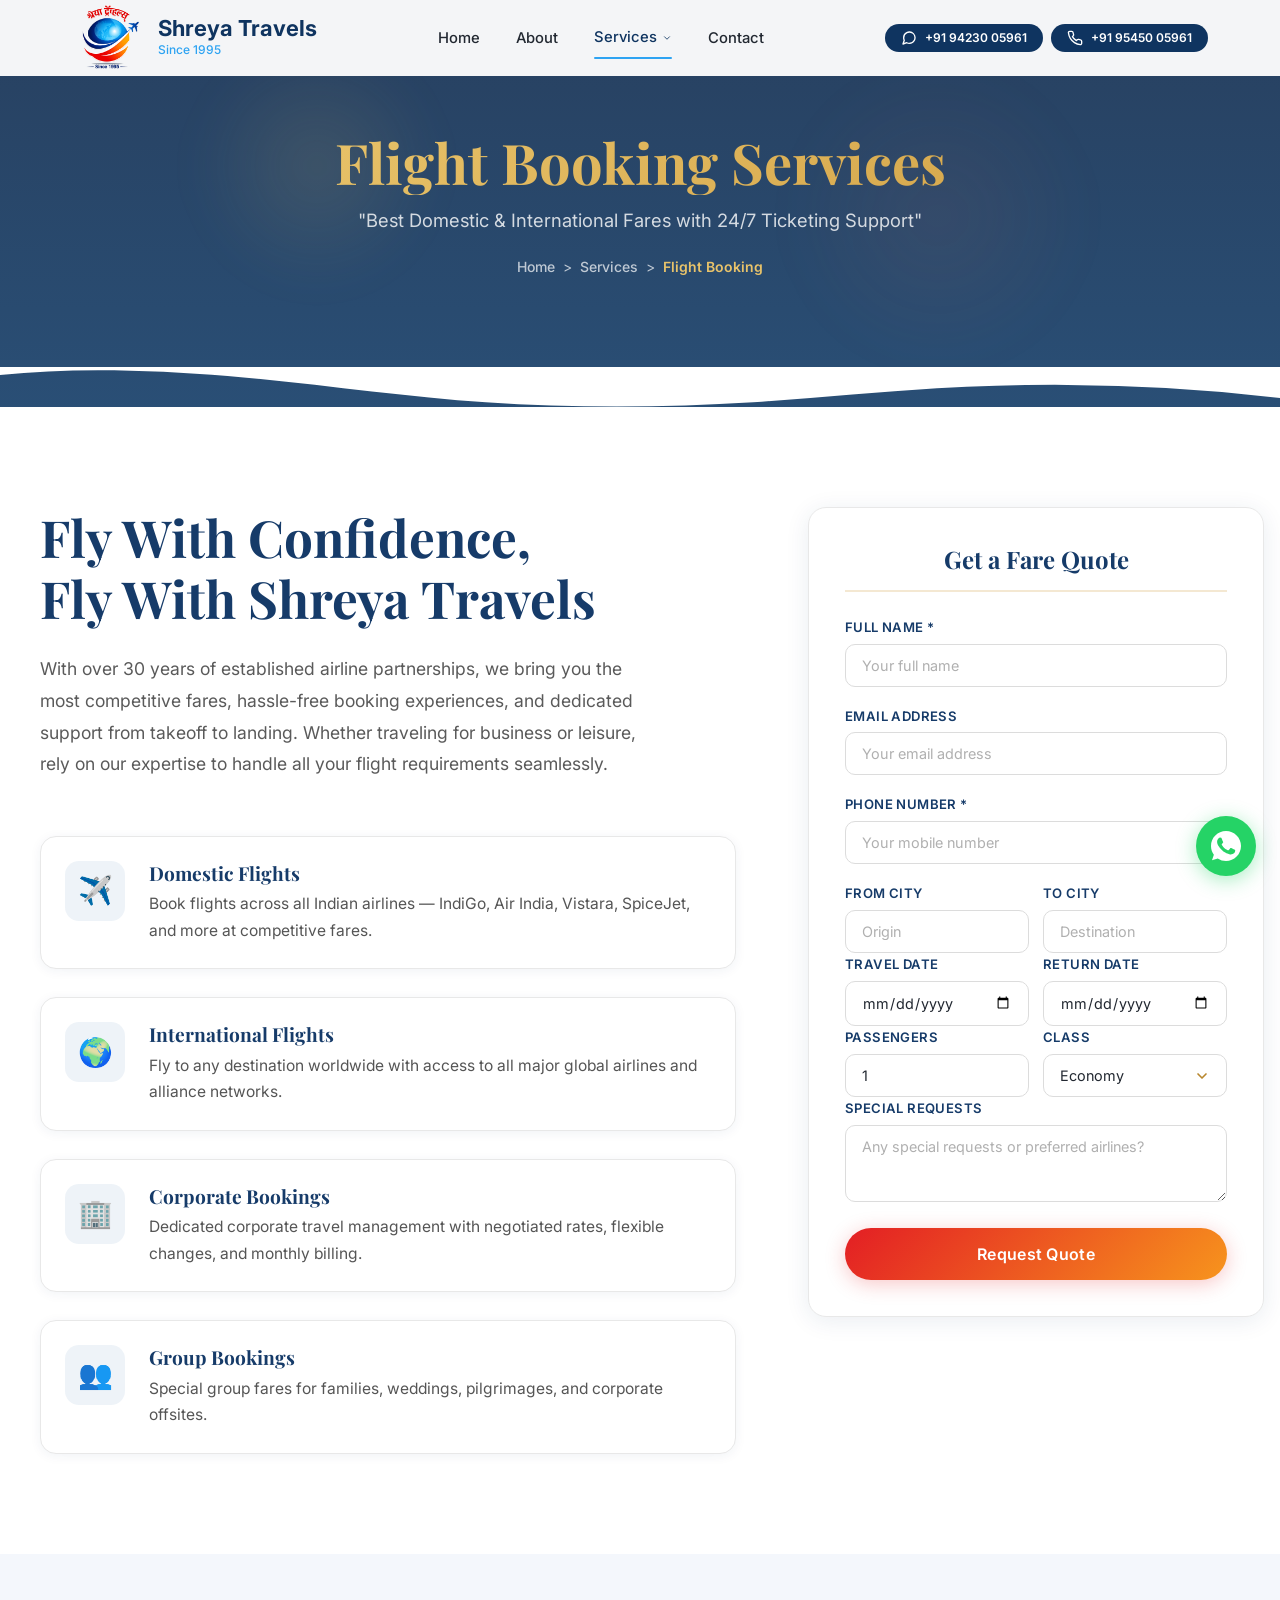
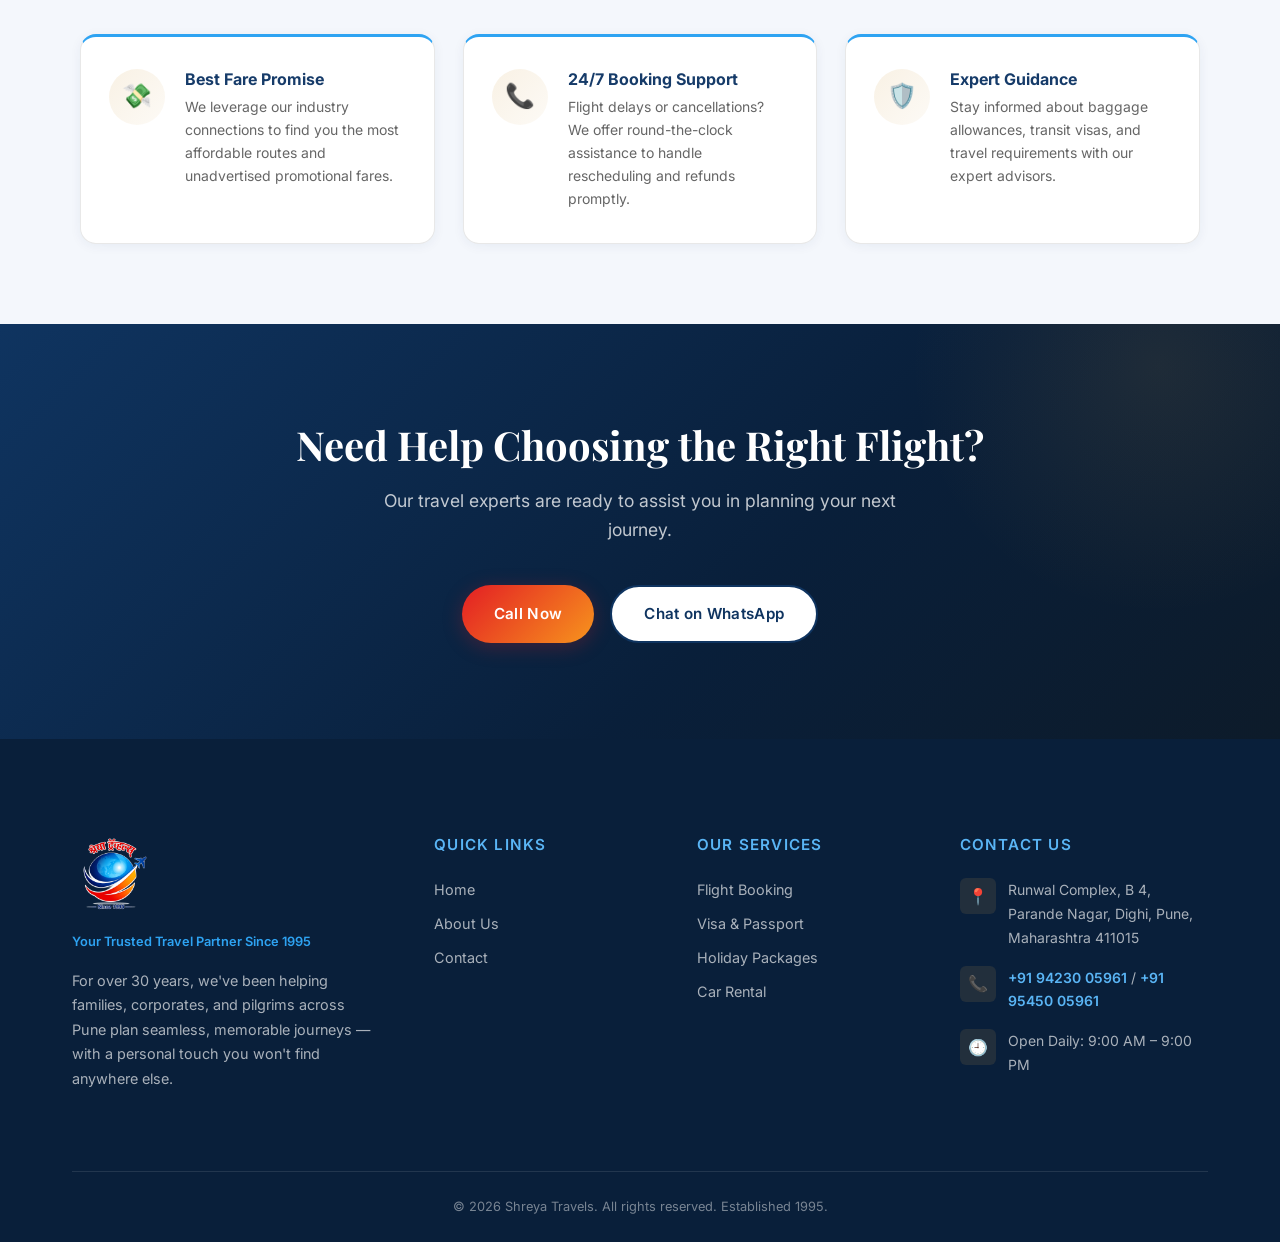
<file: flight-booking.html>
<!DOCTYPE html>
<html lang="en">
<head>
  <meta charset="UTF-8">
  <meta name="viewport" content="width=device-width, initial-scale=1.0">
  <title>Flight Booking — Domestic & International Flights | Shreya Travels, Dighi Pune</title>
  <link rel="icon" type="image/png" href="images/logo.png">
  <meta name="description" content="Book domestic and international flights at the best fares with Shreya Travels, Dighi Pune. Corporate bookings, group fares, and personalized ticketing. Call +91 94230 05961.">
  <link rel="preconnect" href="https://fonts.googleapis.com">
  <link rel="preconnect" href="https://fonts.gstatic.com" crossorigin>
  <link href="https://fonts.googleapis.com/css2?family=Inter:wght@400;500;600;700&family=Playfair+Display:wght@400;600;700&display=swap" rel="stylesheet">
  <link rel="stylesheet" href="css/styles.css">
</head>
<body>

  <header class="header" id="header">
    <div class="container">
      <a href="index.html" class="logo">
        <img src="images/logo.png" alt="Shreya Travels Logo" class="logo-img">
        <div class="logo-text">
          <span class="logo-name">Shreya Travels</span>
          <span class="logo-tagline">Since 1995</span>
        </div>
      </a>
      <nav class="nav" id="nav">
        <ul class="nav-list">
          <li><a href="index.html" class="nav-link">Home</a></li>
          <li><a href="about.html" class="nav-link">About</a></li>
          <li class="nav-dropdown">
            <a href="#" class="nav-link active">Services <svg class="dropdown-arrow" xmlns="http://www.w3.org/2000/svg" viewBox="0 0 24 24" fill="none" stroke="currentColor" stroke-width="2" stroke-linecap="round" stroke-linejoin="round"><polyline points="6 9 12 15 18 9"></polyline></svg></a>
            <ul class="dropdown-menu">
              <li><a href="flight-booking.html"><span class="dropdown-icon">✈️</span> Flight Booking</a></li>
              <li><a href="visa-passport.html"><span class="dropdown-icon">📋</span> Visa & Passport</a></li>
              <li><a href="holiday-packages.html"><span class="dropdown-icon">🏖️</span> Holiday Packages</a></li>
              <li><a href="car-rental.html"><span class="dropdown-icon">🚗</span> Car Rental</a></li>
            </ul>
          </li>
          <li><a href="contact.html" class="nav-link">Contact</a></li>
        </ul>
      </nav>
      <div class="header-actions">
        <div style="display:flex; gap:0.5rem;">
          <a href="tel:+919423005961" class="header-phone" style="padding: 0.25rem 1rem; font-size: 0.75rem;">
            <svg xmlns="http://www.w3.org/2000/svg" width="12" height="12" viewBox="0 0 24 24" fill="none" stroke="currentColor" stroke-width="2" stroke-linecap="round" stroke-linejoin="round"><path d="M21 11.5a8.38 8.38 0 0 1-.9 3.8 8.5 8.5 0 0 1-7.6 4.7 8.38 8.38 0 0 1-3.8-.9L3 21l1.9-5.7a8.38 8.38 0 0 1-.9-3.8 8.5 8.5 0 0 1 4.7-7.6 8.38 8.38 0 0 1 3.8-.9h.5a8.48 8.48 0 0 1 8 8v.5z"></path></svg>
            +91 94230 05961
          </a>
          <a href="tel:+919545005961" class="header-phone" style="padding: 0.25rem 1rem; font-size: 0.75rem;">
            <svg xmlns="http://www.w3.org/2000/svg" width="12" height="12" viewBox="0 0 24 24" fill="none" stroke="currentColor" stroke-width="2" stroke-linecap="round" stroke-linejoin="round"><path d="M22 16.92v3a2 2 0 0 1-2.18 2 19.79 19.79 0 0 1-8.63-3.07 19.5 19.5 0 0 1-6-6 19.79 19.79 0 0 1-3.07-8.67A2 2 0 0 1 4.11 2h3a2 2 0 0 1 2 1.72 12.84 12.84 0 0 0 .7 2.81 2 2 0 0 1-.45 2.11L8.09 9.91a16 16 0 0 0 6 6l1.27-1.27a2 2 0 0 1 2.11-.45 12.84 12.84 0 0 0 2.81.7A2 2 0 0 1 22 16.92z"></path></svg>
            +91 95450 05961
          </a>
        </div>
        <button class="hamburger" id="hamburger" aria-label="Toggle menu">
          <span></span><span></span><span></span>
        </button>
      </div>
    </div>
  </header>

  <main>
    <!-- PAGE HERO -->
    <section class="page-hero">
      <div class="container">
        <h1>Flight Booking Services</h1>
        <p class="page-hero-subtitle">"Best Domestic & International Fares with 24/7 Ticketing Support"</p>
        <div class="breadcrumb">
          <a href="index.html">Home</a> &gt; <a href="#">Services</a> &gt; <span>Flight Booking</span>
        </div>
      </div>
      <!-- Subtle curved wave at bottom -->
      <div class="hero-wave">
        <svg xmlns="http://www.w3.org/2000/svg" viewBox="0 0 1200 120" preserveAspectRatio="none">
          <path d="M985.66,92.83C906.67,72,823.78,31,743.84,14.19c-82.26-17.34-168.06-16.33-250.45.39-57.84,11.73-114,31.07-172,41.86A600.21,600.21,0,0,1,0,27.35V120H1200V95.8C1132.19,118.92,1055.71,111.31,985.66,92.83Z" class="shape-fill"></path>
        </svg>
      </div>
    </section>

    <!-- SERVICE DETAIL SECTION -->
    <section class="fbs-section">
      <div class="fbs-container">
        <!-- LEFT COLUMN -->
        <div class="fbs-left">
          <h2 class="fbs-heading">Fly With Confidence,<br>Fly With Shreya Travels</h2>
          <p class="fbs-subtext">With over 30 years of established airline partnerships, we bring you the most competitive fares, hassle-free booking experiences, and dedicated support from takeoff to landing. Whether traveling for business or leisure, rely on our expertise to handle all your flight requirements seamlessly.</p>

          <!-- Service Cards -->
          <div class="fbs-cards">
            <div class="fbs-card">
              <div class="fbs-icon">✈️</div>
              <div class="fbs-card-text">
                <h3>Domestic Flights</h3>
                <p>Book flights across all Indian airlines — IndiGo, Air India, Vistara, SpiceJet, and more at competitive fares.</p>
              </div>
            </div>
            <div class="fbs-card">
              <div class="fbs-icon">🌍</div>
              <div class="fbs-card-text">
                <h3>International Flights</h3>
                <p>Fly to any destination worldwide with access to all major global airlines and alliance networks.</p>
              </div>
            </div>
            <div class="fbs-card">
              <div class="fbs-icon">🏢</div>
              <div class="fbs-card-text">
                <h3>Corporate Bookings</h3>
                <p>Dedicated corporate travel management with negotiated rates, flexible changes, and monthly billing.</p>
              </div>
            </div>
            <div class="fbs-card">
              <div class="fbs-icon">👥</div>
              <div class="fbs-card-text">
                <h3>Group Bookings</h3>
                <p>Special group fares for families, weddings, pilgrimages, and corporate offsites.</p>
              </div>
            </div>
          </div>
        </div>

        <!-- RIGHT COLUMN: STICKY FORM -->
        <div class="fbs-right">
          <div class="fbs-form-card">
            <h3 class="fbs-form-title">Get a Fare Quote</h3>
            <form name="flight-booking" method="POST" data-netlify="true" netlify-honeypot="bot-field" action="#">
              <input type="hidden" name="bot-field">
              <div class="fbs-field">
                <label for="fb_name">Full Name *</label>
                <input class="fbs-input" type="text" id="fb_name" name="name" required placeholder="Your full name">
              </div>
              <div class="fbs-field">
                <label for="fb_email">Email Address</label>
                <input class="fbs-input" type="email" id="fb_email" name="email" placeholder="Your email address">
              </div>
              <div class="fbs-field">
                <label for="fb_phone">Phone Number *</label>
                <input class="fbs-input" type="tel" id="fb_phone" name="phone" required placeholder="Your mobile number">
              </div>
              <div class="fbs-row">
                <div class="fbs-field">
                  <label for="fb_from">From City</label>
                  <input class="fbs-input" type="text" id="fb_from" name="from_city" placeholder="Origin">
                </div>
                <div class="fbs-field">
                  <label for="fb_to">To City</label>
                  <input class="fbs-input" type="text" id="fb_to" name="to_city" placeholder="Destination">
                </div>
              </div>
              <div class="fbs-row">
                <div class="fbs-field">
                  <label for="fb_date">Travel Date</label>
                  <input class="fbs-input" type="date" id="fb_date" name="travel_date">
                </div>
                <div class="fbs-field">
                  <label for="fb_return">Return Date</label>
                  <input class="fbs-input" type="date" id="fb_return" name="return_date">
                </div>
              </div>
              <div class="fbs-row">
                <div class="fbs-field">
                  <label for="fb_pass">Passengers</label>
                  <input class="fbs-input" type="number" id="fb_pass" name="passengers" min="1" value="1">
                </div>
                <div class="fbs-field">
                  <label for="fb_class">Class</label>
                  <select class="fbs-input" id="fb_class" name="class">
                    <option value="Economy">Economy</option>
                    <option value="Premium Economy">Premium Economy</option>
                    <option value="Business">Business</option>
                    <option value="First Class">First Class</option>
                  </select>
                </div>
              </div>
              <div class="fbs-field">
                <label for="fb_msg">Special Requests</label>
                <textarea class="fbs-input" id="fb_msg" name="message" rows="3" placeholder="Any special requests or preferred airlines?"></textarea>
              </div>
              <button type="submit" class="btn btn-primary" style="width:100%;justify-content:center;padding:1rem;font-size:1rem;margin-top:0.5rem;">Request Quote</button>
            </form>
          </div>
        </div>
      </div>
    </section>

    <!-- TRUST PROMISES SECTION -->
    <section class="fbs-trust-section">
      <div class="fbs-container">
        <div class="fbs-trust-grid">
          <div class="fbs-trust-card">
            <div class="fbs-trust-icon">💸</div>
            <div>
              <h4>Best Fare Promise</h4>
              <p>We leverage our industry connections to find you the most affordable routes and unadvertised promotional fares.</p>
            </div>
          </div>
          <div class="fbs-trust-card">
            <div class="fbs-trust-icon">📞</div>
            <div>
              <h4>24/7 Booking Support</h4>
              <p>Flight delays or cancellations? We offer round-the-clock assistance to handle rescheduling and refunds promptly.</p>
            </div>
          </div>
          <div class="fbs-trust-card">
            <div class="fbs-trust-icon">🛡️</div>
            <div>
              <h4>Expert Guidance</h4>
              <p>Stay informed about baggage allowances, transit visas, and travel requirements with our expert advisors.</p>
            </div>
          </div>
        </div>
      </div>
    </section>

    <section class="cta-banner section">
      <div class="container text-center">
        <h2>Need Help Choosing the Right Flight?</h2>
        <p>Our travel experts are ready to assist you in planning your next journey.</p>
        <div class="cta-buttons">
          <a href="tel:+919423005961" class="btn btn-primary">Call Now</a>
          <a href="https://wa.me/919423005961?text=Hi%20Shreya%20Travels%2C%20I%20need%20help%20with%20flight%20booking." class="btn btn-secondary" target="_blank" rel="noopener noreferrer">Chat on WhatsApp</a>
        </div>
      </div>
    </section>
  </main>

  <footer class="footer">
    <div class="container">
      <div class="footer-grid">
        <div class="footer-col">
          <img src="images/logo.png" alt="Shreya Travels Logo" class="footer-logo">
          <p class="footer-brand-tagline">Your Trusted Travel Partner Since 1995</p>
          <p>For over 30 years, we've been helping families, corporates, and pilgrims across Pune plan seamless, memorable journeys — with a personal touch you won't find anywhere else.</p>
        </div>
        <div class="footer-col">
          <h4>Quick Links</h4>
          <div class="footer-links">
            <a href="index.html">Home</a>
            <a href="about.html">About Us</a>
            <a href="contact.html">Contact</a>
          </div>
        </div>
        <div class="footer-col">
          <h4>Our Services</h4>
          <div class="footer-links">
            <a href="flight-booking.html">Flight Booking</a>
            <a href="visa-passport.html">Visa & Passport</a>
            <a href="holiday-packages.html">Holiday Packages</a>
            <a href="car-rental.html">Car Rental</a>
          </div>
        </div>
        <div class="footer-col">
          <h4>Contact Us</h4>
          <div class="footer-contact-item">
            <div class="fc-icon">📍</div>
            <div><p>Runwal Complex, B 4, Parande Nagar, Dighi, Pune, Maharashtra 411015</p></div>
          </div>
          <div class="footer-contact-item">
            <div class="fc-icon">📞</div>
            <div><p><a href="tel:+919423005961">+91 94230 05961</a> / <a href="tel:+919545005961">+91 95450 05961</a></p></div>
          </div>
          <div class="footer-contact-item">
            <div class="fc-icon">🕘</div>
            <div><p>Open Daily: 9:00 AM – 9:00 PM</p></div>
          </div>
        </div>
      </div>
      <div class="footer-bottom">
        <p>&copy; 2026 Shreya Travels. All rights reserved. Established 1995.</p>
      </div>
    </div>
  </footer>

  <a href="https://wa.me/919423005961?text=Hi%20Shreya%20Travels%2C%20I%27d%20like%20to%20enquire%20about%20your%20travel%20services." class="whatsapp-fab" target="_blank" rel="noopener noreferrer" aria-label="Chat on WhatsApp">
    <svg xmlns="http://www.w3.org/2000/svg" viewBox="0 0 32 32" fill="currentColor"><path d="M16.004 0h-.008C7.174 0 0 7.176 0 16.004c0 3.5 1.128 6.744 3.046 9.378L1.054 31.29l6.118-1.958A15.924 15.924 0 0 0 16.004 32C24.826 32 32 24.826 32 16.004 32 7.174 24.826 0 16.004 0zm9.342 22.616c-.392 1.102-1.936 2.018-3.178 2.284-.846.18-1.95.324-5.67-1.218-4.762-1.972-7.826-6.81-8.064-7.124-.23-.314-1.936-2.578-1.936-4.918 0-2.34 1.226-3.488 1.662-3.964.392-.432 1.03-.62 1.638-.62.198 0 .376.01.536.018.476.02.714.048 1.028.796.392.932 1.348 3.288 1.466 3.526.118.24.236.554.078.868-.148.324-.276.468-.516.742-.24.274-.468.484-.708.78-.222.258-.472.534-.196 1.012.276.468 1.226 2.024 2.634 3.278 1.81 1.612 3.334 2.112 3.808 2.35.476.238.752.198 1.028-.118.286-.326 1.216-1.416 1.54-1.902.314-.486.638-.406 1.074-.244.44.158 2.786 1.314 3.262 1.554.476.238.792.358.91.554.116.198.116 1.14-.276 2.242z"/></svg>
  </a>

  <script src="js/main.js"></script>
</body>
</html>
</file>
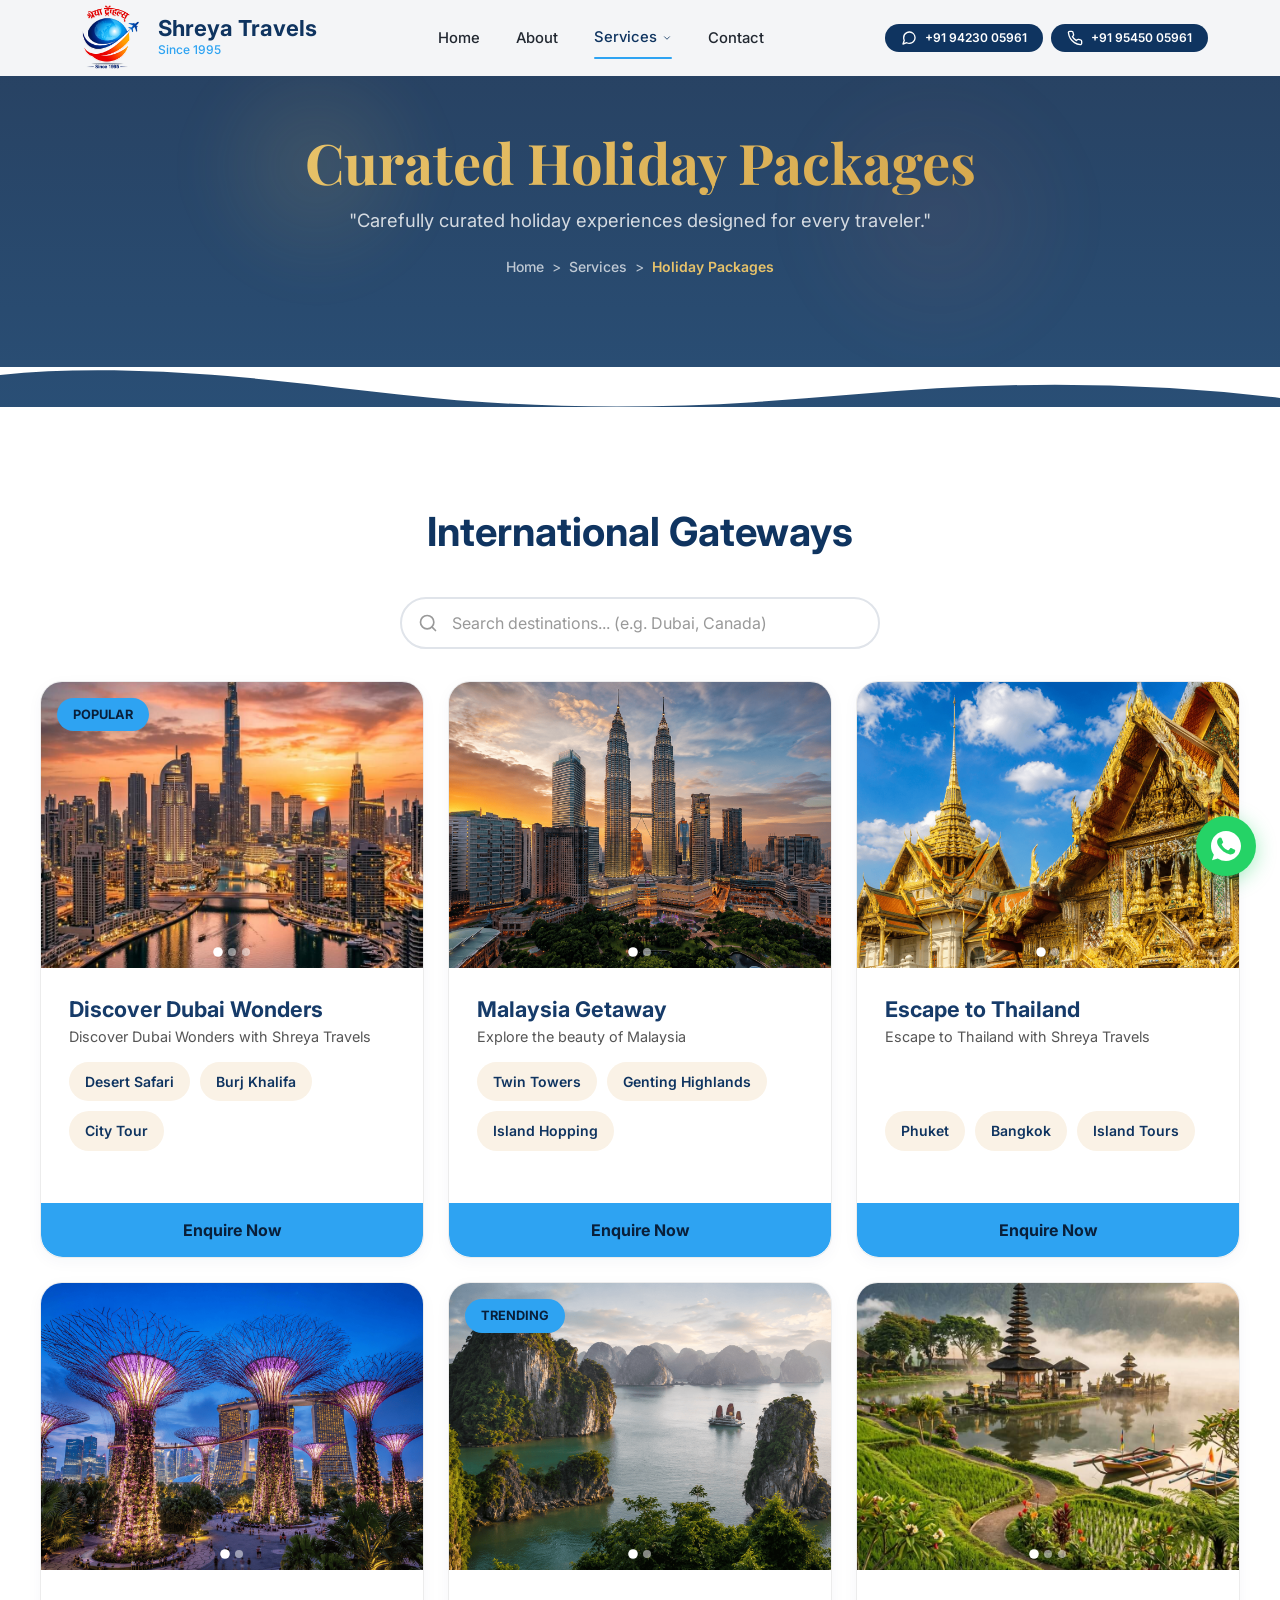
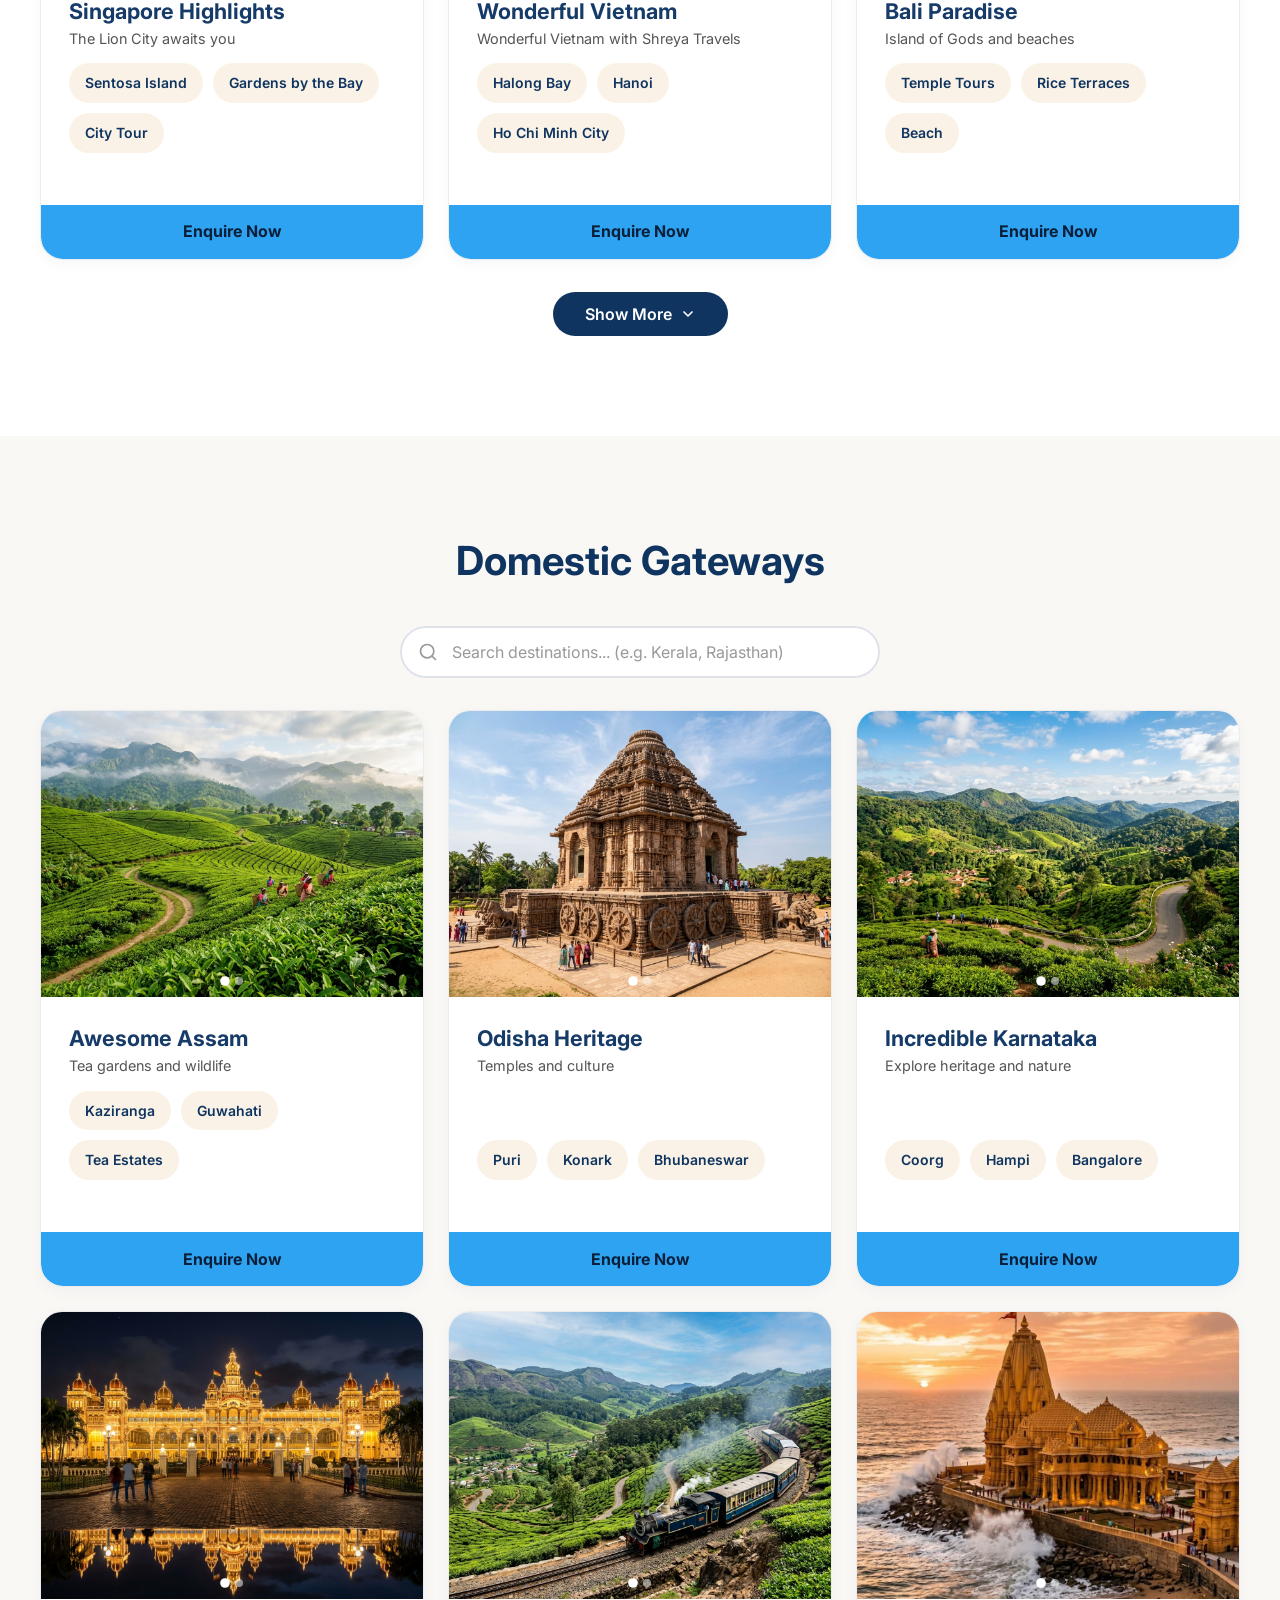
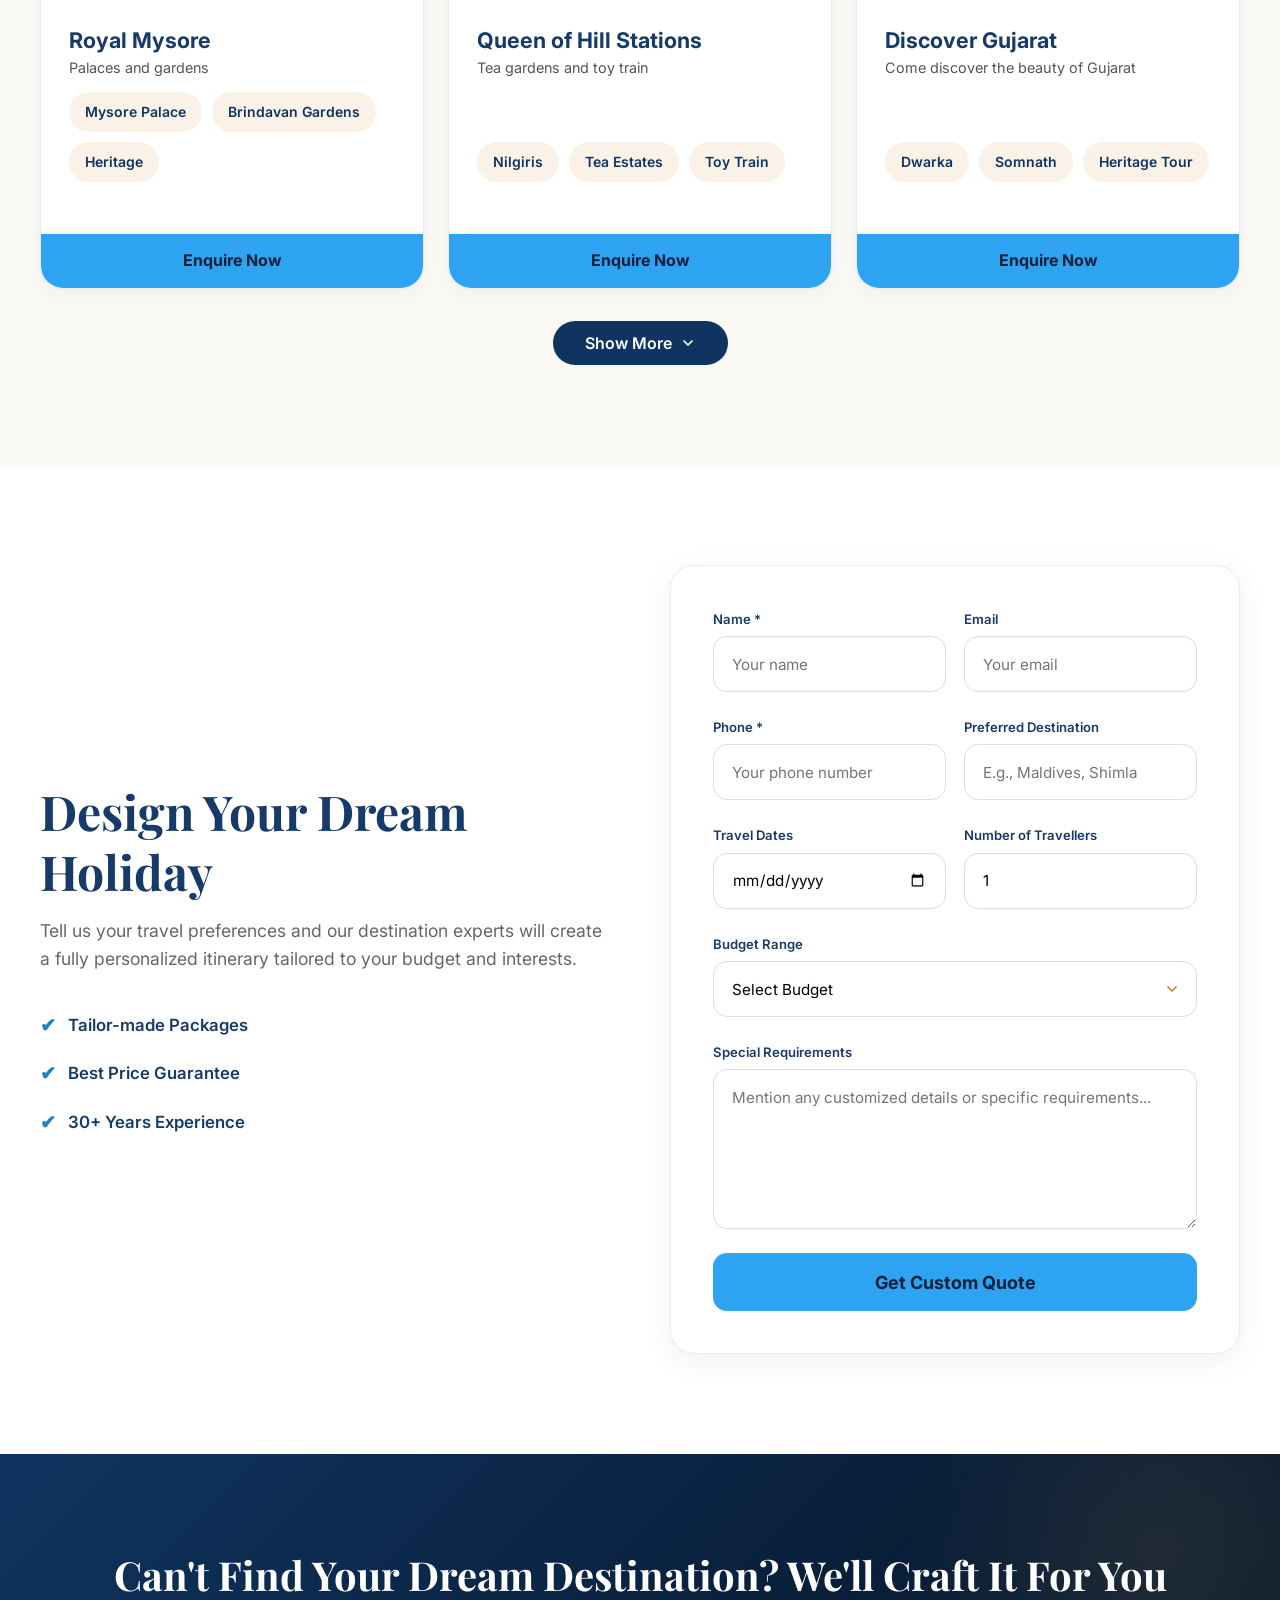
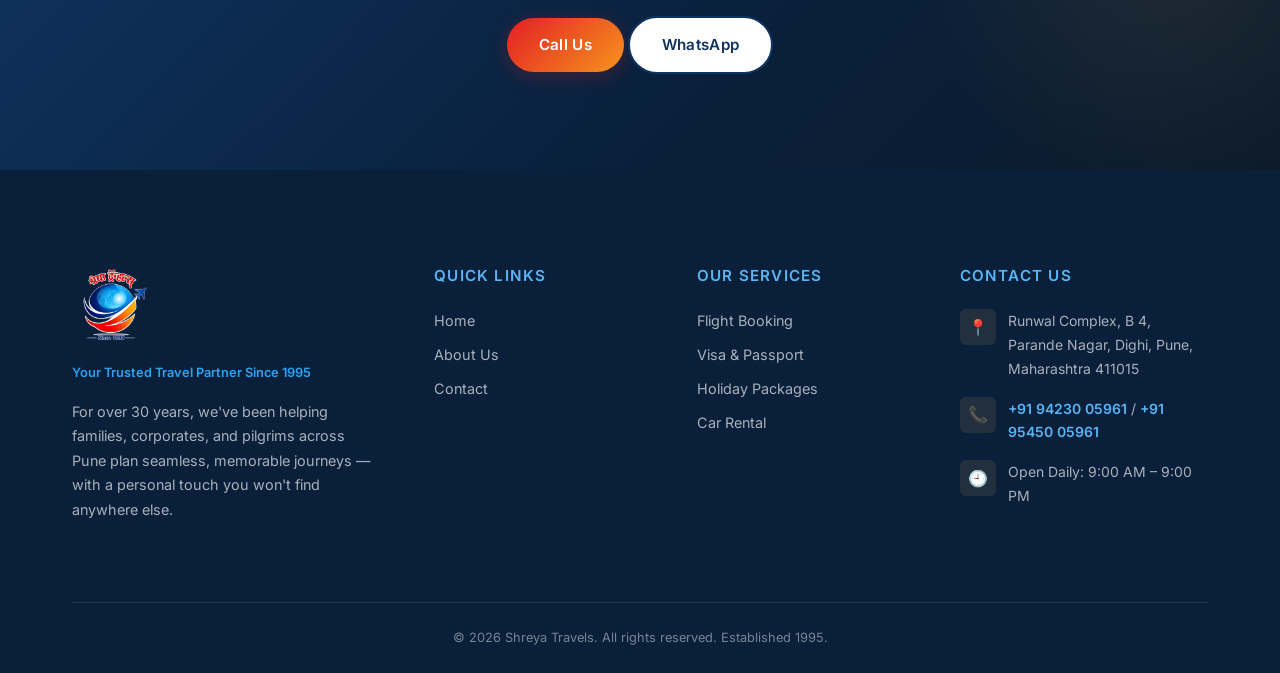
<file: holiday-packages.html>
<!DOCTYPE html>
<html lang="en">
<head>
  <meta charset="UTF-8">
  <meta name="viewport" content="width=device-width, initial-scale=1.0">
  <title>Holiday Packages — International & Domestic Tours | Shreya Travels, Pune</title>
  <link rel="icon" type="image/png" href="images/logo.png">
  <meta name="description" content="Explore curated holiday packages to Dubai, Bali, Georgia, Kerala, and pilgrimages to Dwarka & Somnath. Customisable itineraries from Shreya Travels, Dighi Pune.">
  <link rel="preconnect" href="https://fonts.googleapis.com">
  <link rel="preconnect" href="https://fonts.gstatic.com" crossorigin>
  <link href="https://fonts.googleapis.com/css2?family=Inter:wght@400;500;600;700&family=Playfair+Display:wght@400;600;700&display=swap" rel="stylesheet">
  <link rel="stylesheet" href="css/styles.css">
</head>
<body>
  <!-- HEADER -->
  <header class="header" id="header">
    <div class="container">
      <a href="index.html" class="logo">
        <img src="images/logo.png" alt="Shreya Travels Logo" class="logo-img">
        <div class="logo-text">
          <span class="logo-name">Shreya Travels</span>
          <span class="logo-tagline">Since 1995</span>
        </div>
      </a>
      <nav class="nav" id="nav">
        <ul class="nav-list">
          <li><a href="index.html" class="nav-link">Home</a></li>
          <li><a href="about.html" class="nav-link">About</a></li>
          <li class="nav-dropdown">
            <a href="#" class="nav-link active">Services <svg class="dropdown-arrow" xmlns="http://www.w3.org/2000/svg" viewBox="0 0 24 24" fill="none" stroke="currentColor" stroke-width="2" stroke-linecap="round" stroke-linejoin="round"><polyline points="6 9 12 15 18 9"></polyline></svg></a>
            <ul class="dropdown-menu">
              <li><a href="flight-booking.html"><span class="dropdown-icon">✈️</span> Flight Booking</a></li>
              <li><a href="visa-passport.html"><span class="dropdown-icon">📋</span> Visa & Passport</a></li>
              <li><a href="holiday-packages.html"><span class="dropdown-icon">🏖️</span> Holiday Packages</a></li>
              <li><a href="car-rental.html"><span class="dropdown-icon">🚗</span> Car Rental</a></li>
            </ul>
          </li>
          <li><a href="contact.html" class="nav-link">Contact</a></li>
        </ul>
      </nav>
      <div class="header-actions">
        <div style="display:flex; gap:0.5rem;">
          <a href="tel:+919423005961" class="header-phone" style="padding: 0.25rem 1rem; font-size: 0.75rem;">
            <svg xmlns="http://www.w3.org/2000/svg" width="12" height="12" viewBox="0 0 24 24" fill="none" stroke="currentColor" stroke-width="2" stroke-linecap="round" stroke-linejoin="round"><path d="M21 11.5a8.38 8.38 0 0 1-.9 3.8 8.5 8.5 0 0 1-7.6 4.7 8.38 8.38 0 0 1-3.8-.9L3 21l1.9-5.7a8.38 8.38 0 0 1-.9-3.8 8.5 8.5 0 0 1 4.7-7.6 8.38 8.38 0 0 1 3.8-.9h.5a8.48 8.48 0 0 1 8 8v.5z"></path></svg>
            +91 94230 05961
          </a>
          <a href="tel:+919545005961" class="header-phone" style="padding: 0.25rem 1rem; font-size: 0.75rem;">
            <svg xmlns="http://www.w3.org/2000/svg" width="12" height="12" viewBox="0 0 24 24" fill="none" stroke="currentColor" stroke-width="2" stroke-linecap="round" stroke-linejoin="round"><path d="M22 16.92v3a2 2 0 0 1-2.18 2 19.79 19.79 0 0 1-8.63-3.07 19.5 19.5 0 0 1-6-6 19.79 19.79 0 0 1-3.07-8.67A2 2 0 0 1 4.11 2h3a2 2 0 0 1 2 1.72 12.84 12.84 0 0 0 .7 2.81 2 2 0 0 1-.45 2.11L8.09 9.91a16 16 0 0 0 6 6l1.27-1.27a2 2 0 0 1 2.11-.45 12.84 12.84 0 0 0 2.81.7A2 2 0 0 1 22 16.92z"></path></svg>
            +91 95450 05961
          </a>
        </div>
        <button class="hamburger" id="hamburger" aria-label="Toggle menu">
          <span></span><span></span><span></span>
        </button>
      </div>
    </div>
  </header>

  <main>
    <!-- PAGE HERO -->
    <section class="page-hero">
      <div class="container">
        <h1>Curated Holiday Packages</h1>
        <p class="page-hero-subtitle">"Carefully curated holiday experiences designed for every traveler."</p>
        <div class="breadcrumb">
          <a href="index.html">Home</a> &gt; <a href="#">Services</a> &gt; <span>Holiday Packages</span>
        </div>
      </div>
      <!-- Subtle curved wave at bottom -->
      <div class="hero-wave">
        <svg xmlns="http://www.w3.org/2000/svg" viewBox="0 0 1200 120" preserveAspectRatio="none">
          <path d="M985.66,92.83C906.67,72,823.78,31,743.84,14.19c-82.26-17.34-168.06-16.33-250.45.39-57.84,11.73-114,31.07-172,41.86A600.21,600.21,0,0,1,0,27.35V120H1200V95.8C1132.19,118.92,1055.71,111.31,985.66,92.83Z" class="shape-fill"></path>
        </svg>
      </div>
    </section>

    <!-- INTERNATIONAL PACKAGES -->
    <section class="pkg-section pkg-bg-ivory">
      <div class="pkg-container">
        <div style="text-align: center; margin-bottom: 2.5rem; width: 100%;">
          <h2 style="font-family: 'Inter', sans-serif; color: var(--primary); font-size: 2.5rem; font-weight: 700;">International Gateways</h2>
        </div>
        <div class="pkg-search-wrap">
          <input type="text" id="intl-search" placeholder="Search destinations... (e.g. Dubai, Canada)" autocomplete="off">
          <svg class="pkg-search-icon" xmlns="http://www.w3.org/2000/svg" viewBox="0 0 24 24" fill="none" stroke="currentColor" stroke-width="2" stroke-linecap="round" stroke-linejoin="round"><circle cx="11" cy="11" r="8"/><line x1="21" y1="21" x2="16.65" y2="16.65"/></svg>
        </div>
        <div class="pkg-grid" id="intl-grid">
          <!-- Dubai -->
          <div class="pkg-card">
            <div class="pkg-image">
              <div class="pkg-carousel">
                <div class="pkg-carousel-inner">
                  <div class="pkg-carousel-item active"><img src="images/packages/dubai/1.jpg" alt="Dubai"></div>
                  <div class="pkg-carousel-item"><img src="images/packages/dubai/2.png" alt="Dubai"></div>
                  <div class="pkg-carousel-item"><img src="images/packages/dubai/3.png" alt="Dubai"></div>
                </div>
                <div class="pkg-carousel-dots">
                  <div class="pkg-carousel-dot active"></div>
                  <div class="pkg-carousel-dot"></div>
                  <div class="pkg-carousel-dot"></div>
                </div>
              </div>
              <span class="pkg-badge">POPULAR</span>
            </div>
            <div class="pkg-body">
              <h3 class="pkg-title">Discover Dubai Wonders</h3>
              <p style="font-size: 0.9rem; color: #555; margin-bottom: 12px; margin-top:-6px;">Discover Dubai Wonders with Shreya Travels</p>
              <div class="pkg-tags">
                <span class="pkg-tag">Desert Safari</span>
                <span class="pkg-tag">Burj Khalifa</span>
                <span class="pkg-tag">City Tour</span>
              </div>
            </div>
            <a href="#enquiry-form" class="pkg-btn">Enquire Now</a>
          </div>
          <!-- Malaysia -->
          <div class="pkg-card">
            <div class="pkg-image">
              <div class="pkg-carousel">
                <div class="pkg-carousel-inner">
                  <div class="pkg-carousel-item active"><img src="images/packages/malaysia/1.png" alt="Malaysia"></div>
                  <div class="pkg-carousel-item"><img src="images/packages/malaysia/2.png" alt="Malaysia"></div>
                </div>
                <div class="pkg-carousel-dots">
                  <div class="pkg-carousel-dot active"></div>
                  <div class="pkg-carousel-dot"></div>
                </div>
              </div>
            </div>
            <div class="pkg-body">
              <h3 class="pkg-title">Malaysia Getaway</h3>
              <p style="font-size: 0.9rem; color: #555; margin-bottom: 12px; margin-top:-6px;">Explore the beauty of Malaysia</p>
              <div class="pkg-tags">
                <span class="pkg-tag">Twin Towers</span>
                <span class="pkg-tag">Genting Highlands</span>
                <span class="pkg-tag">Island Hopping</span>
              </div>
            </div>
            <a href="#enquiry-form" class="pkg-btn">Enquire Now</a>
          </div>
          <!-- Thailand -->
          <div class="pkg-card">
            <div class="pkg-image">
              <div class="pkg-carousel">
                <div class="pkg-carousel-inner">
                  <div class="pkg-carousel-item active"><img src="images/packages/thailand/1.png" alt="Thailand"></div>
                  <div class="pkg-carousel-item"><img src="images/packages/thailand/2.png" alt="Thailand"></div>
                </div>
                <div class="pkg-carousel-dots">
                  <div class="pkg-carousel-dot active"></div>
                  <div class="pkg-carousel-dot"></div>
                </div>
              </div>
            </div>
            <div class="pkg-body">
              <h3 class="pkg-title">Escape to Thailand</h3>
              <p style="font-size: 0.9rem; color: #555; margin-bottom: 12px; margin-top:-6px;">Escape to Thailand with Shreya Travels</p>
              <div class="pkg-tags">
                <span class="pkg-tag">Phuket</span>
                <span class="pkg-tag">Bangkok</span>
                <span class="pkg-tag">Island Tours</span>
              </div>
            </div>
            <a href="#enquiry-form" class="pkg-btn">Enquire Now</a>
          </div>
          <!-- Singapore -->
          <div class="pkg-card">
            <div class="pkg-image">
              <div class="pkg-carousel">
                <div class="pkg-carousel-inner">
                  <div class="pkg-carousel-item active"><img src="images/packages/singapore/1.png" alt="Singapore"></div>
                  <div class="pkg-carousel-item"><img src="images/packages/singapore/2.png" alt="Singapore"></div>
                </div>
                <div class="pkg-carousel-dots">
                  <div class="pkg-carousel-dot active"></div>
                  <div class="pkg-carousel-dot"></div>
                </div>
              </div>
            </div>
            <div class="pkg-body">
              <h3 class="pkg-title">Singapore Highlights</h3>
              <p style="font-size: 0.9rem; color: #555; margin-bottom: 12px; margin-top:-6px;">The Lion City awaits you</p>
              <div class="pkg-tags">
                <span class="pkg-tag">Sentosa Island</span>
                <span class="pkg-tag">Gardens by the Bay</span>
                <span class="pkg-tag">City Tour</span>
              </div>
            </div>
            <a href="#enquiry-form" class="pkg-btn">Enquire Now</a>
          </div>
          <!-- Vietnam -->
          <div class="pkg-card">
            <div class="pkg-image">
              <div class="pkg-carousel">
                <div class="pkg-carousel-inner">
                  <div class="pkg-carousel-item active"><img src="images/packages/vietnam/1.png" alt="Vietnam"></div>
                  <div class="pkg-carousel-item"><img src="images/packages/vietnam/2.png" alt="Vietnam"></div>
                </div>
                <div class="pkg-carousel-dots">
                  <div class="pkg-carousel-dot active"></div>
                  <div class="pkg-carousel-dot"></div>
                </div>
              </div>
              <span class="pkg-badge">TRENDING</span>
            </div>
            <div class="pkg-body">
              <h3 class="pkg-title">Wonderful Vietnam</h3>
              <p style="font-size: 0.9rem; color: #555; margin-bottom: 12px; margin-top:-6px;">Wonderful Vietnam with Shreya Travels</p>
              <div class="pkg-tags">
                <span class="pkg-tag">Halong Bay</span>
                <span class="pkg-tag">Hanoi</span>
                <span class="pkg-tag">Ho Chi Minh City</span>
              </div>
            </div>
            <a href="#enquiry-form" class="pkg-btn">Enquire Now</a>
          </div>
          <!-- Bali -->
          <div class="pkg-card">
            <div class="pkg-image">
              <div class="pkg-carousel">
                <div class="pkg-carousel-inner">
                  <div class="pkg-carousel-item active"><img src="images/packages/bali/1.jpg" alt="Bali"></div>
                  <div class="pkg-carousel-item"><img src="images/packages/bali/2.png" alt="Bali"></div>
                  <div class="pkg-carousel-item"><img src="images/packages/bali/3.png" alt="Bali"></div>
                </div>
                <div class="pkg-carousel-dots">
                  <div class="pkg-carousel-dot active"></div>
                  <div class="pkg-carousel-dot"></div>
                  <div class="pkg-carousel-dot"></div>
                </div>
              </div>
            </div>
            <div class="pkg-body">
              <h3 class="pkg-title">Bali Paradise</h3>
              <p style="font-size: 0.9rem; color: #555; margin-bottom: 12px; margin-top:-6px;">Island of Gods and beaches</p>
              <div class="pkg-tags">
                <span class="pkg-tag">Temple Tours</span>
                <span class="pkg-tag">Rice Terraces</span>
                <span class="pkg-tag">Beach</span>
              </div>
            </div>
            <a href="#enquiry-form" class="pkg-btn">Enquire Now</a>
          </div>
          <!-- Cambodia -->
          <div class="pkg-card">
            <div class="pkg-image">
              <div class="pkg-carousel">
                <div class="pkg-carousel-inner">
                  <div class="pkg-carousel-item active"><img src="images/packages/cambodia/1.png" alt="Cambodia"></div>
                  <div class="pkg-carousel-item"><img src="images/packages/cambodia/2.png" alt="Cambodia"></div>
                </div>
                <div class="pkg-carousel-dots">
                  <div class="pkg-carousel-dot active"></div>
                  <div class="pkg-carousel-dot"></div>
                </div>
              </div>
            </div>
            <div class="pkg-body">
              <h3 class="pkg-title">Cambodia Heritage Tour</h3>
              <p style="font-size: 0.9rem; color: #555; margin-bottom: 12px; margin-top:-6px;">Ancient temples and rich heritage</p>
              <div class="pkg-tags">
                <span class="pkg-tag">Angkor Wat</span>
                <span class="pkg-tag">Siem Reap</span>
                <span class="pkg-tag">Ancient Temples</span>
              </div>
            </div>
            <a href="#enquiry-form" class="pkg-btn">Enquire Now</a>
          </div>
          <!-- Europe -->
          <div class="pkg-card">
            <div class="pkg-image">
              <div class="pkg-carousel">
                <div class="pkg-carousel-inner">
                  <div class="pkg-carousel-item active"><img src="images/packages/europe/1.jpg" alt="Europe"></div>
                  <div class="pkg-carousel-item"><img src="images/packages/europe/2.jpg" alt="Europe"></div>
                </div>
                <div class="pkg-carousel-dots">
                  <div class="pkg-carousel-dot active"></div>
                  <div class="pkg-carousel-dot"></div>
                </div>
              </div>
            </div>
            <div class="pkg-body">
              <h3 class="pkg-title">European Highlights</h3>
              <p style="font-size: 0.9rem; color: #555; margin-bottom: 12px; margin-top:-6px;">Experience the best of Europe</p>
              <div class="pkg-tags">
                <span class="pkg-tag">Paris</span>
                <span class="pkg-tag">Swiss Alps</span>
                <span class="pkg-tag">Rome</span>
              </div>
            </div>
            <a href="#enquiry-form" class="pkg-btn">Enquire Now</a>
          </div>

          <!-- America -->
          <div class="pkg-card">
            <div class="pkg-image">
              <div class="pkg-carousel">
                <div class="pkg-carousel-inner">
                  <div class="pkg-carousel-item active"><img src="images/packages/america/1.jpg" alt="America"></div>
                  <div class="pkg-carousel-item"><img src="images/packages/america/2.jpg" alt="America"></div>
                </div>
                <div class="pkg-carousel-dots">
                  <div class="pkg-carousel-dot active"></div>
                  <div class="pkg-carousel-dot"></div>
                </div>
              </div>
            </div>
            <div class="pkg-body">
              <h3 class="pkg-title">American Dream</h3>
              <p style="font-size: 0.9rem; color: #555; margin-bottom: 12px; margin-top:-6px;">Explore the wonders of America</p>
              <div class="pkg-tags">
                <span class="pkg-tag">New York</span>
                <span class="pkg-tag">Grand Canyon</span>
                <span class="pkg-tag">LA</span>
              </div>
            </div>
            <a href="#enquiry-form" class="pkg-btn">Enquire Now</a>
          </div>

          <!-- Bhutan -->
          <div class="pkg-card">
            <div class="pkg-image">
              <div class="pkg-carousel">
                <div class="pkg-carousel-inner">
                  <div class="pkg-carousel-item active"><img src="images/packages/bhutan/1.jpg" alt="Bhutan"></div>
                  <div class="pkg-carousel-item"><img src="images/packages/bhutan/2.jpg" alt="Bhutan"></div>
                </div>
                <div class="pkg-carousel-dots">
                  <div class="pkg-carousel-dot active"></div>
                  <div class="pkg-carousel-dot"></div>
                </div>
              </div>
            </div>
            <div class="pkg-body">
              <h3 class="pkg-title">Bhutan Serenity</h3>
              <p style="font-size: 0.9rem; color: #555; margin-bottom: 12px; margin-top:-6px;">Find peace in the Himalayas</p>
              <div class="pkg-tags">
                <span class="pkg-tag">Thimphu</span>
                <span class="pkg-tag">Paro</span>
                <span class="pkg-tag">Monasteries</span>
              </div>
            </div>
            <a href="#enquiry-form" class="pkg-btn">Enquire Now</a>
          </div>

          <!-- Japan -->
          <div class="pkg-card">
            <div class="pkg-image">
              <div class="pkg-carousel">
                <div class="pkg-carousel-inner">
                  <div class="pkg-carousel-item active"><img src="images/packages/japan/1.png" alt="Japan"></div>
                  <div class="pkg-carousel-item"><img src="images/packages/japan/2.png" alt="Japan"></div>
                </div>
                <div class="pkg-carousel-dots">
                  <div class="pkg-carousel-dot active"></div>
                  <div class="pkg-carousel-dot"></div>
                </div>
              </div>
              <span class="pkg-badge">NEW</span>
            </div>
            <div class="pkg-body">
              <h3 class="pkg-title">Japan Discovery</h3>
              <p style="font-size: 0.9rem; color: #555; margin-bottom: 12px; margin-top:-6px;">Land of the rising sun</p>
              <div class="pkg-tags">
                <span class="pkg-tag">Tokyo</span>
                <span class="pkg-tag">Kyoto</span>
                <span class="pkg-tag">Mount Fuji</span>
              </div>
            </div>
            <a href="#enquiry-form" class="pkg-btn">Enquire Now</a>
          </div>

          <!-- Canada -->
          <div class="pkg-card" data-place="Canada">
            <div class="pkg-image">
              <div class="pkg-carousel">
                <div class="pkg-carousel-inner">
                  <div class="pkg-carousel-item active"><img src="images/packages/canada/1.jpg" alt="Canada"></div>
                  <div class="pkg-carousel-item"><img src="images/packages/canada/2.jpg" alt="Canada"></div>
                </div>
                <div class="pkg-carousel-dots">
                  <div class="pkg-carousel-dot active"></div>
                  <div class="pkg-carousel-dot"></div>
                </div>
              </div>
            </div>
            <div class="pkg-body">
              <h3 class="pkg-title">Explore Canada</h3>
              <p style="font-size: 0.9rem; color: #555; margin-bottom: 12px; margin-top:-6px;">Discover the Great White North</p>
              <div class="pkg-tags">
                <span class="pkg-tag">Niagara Falls</span>
                <span class="pkg-tag">Banff</span>
                <span class="pkg-tag">Toronto</span>
              </div>
            </div>
            <a href="#enquiry-form" class="pkg-btn">Enquire Now</a>
          </div>

          <!-- Sri Lanka -->
          <div class="pkg-card" data-place="Sri Lanka">
            <div class="pkg-image">
              <div class="pkg-carousel">
                <div class="pkg-carousel-inner">
                  <div class="pkg-carousel-item active"><img src="images/packages/srilanka/1.jpg" alt="Sri Lanka"></div>
                  <div class="pkg-carousel-item"><img src="images/packages/srilanka/2.jpg" alt="Sri Lanka"></div>
                </div>
                <div class="pkg-carousel-dots">
                  <div class="pkg-carousel-dot active"></div>
                  <div class="pkg-carousel-dot"></div>
                </div>
              </div>
            </div>
            <div class="pkg-body">
              <h3 class="pkg-title">Beautiful Sri Lanka</h3>
              <p style="font-size: 0.9rem; color: #555; margin-bottom: 12px; margin-top:-6px;">Beaches, temples & tea plantations</p>
              <div class="pkg-tags">
                <span class="pkg-tag">Sigiriya</span>
                <span class="pkg-tag">Ella</span>
                <span class="pkg-tag">Colombo</span>
              </div>
            </div>
            <a href="#enquiry-form" class="pkg-btn">Enquire Now</a>
          </div>

          <!-- Maldives -->
          <div class="pkg-card" data-place="Maldives">
            <div class="pkg-image">
              <div class="pkg-carousel">
                <div class="pkg-carousel-inner">
                  <div class="pkg-carousel-item active"><img src="images/packages/maldives/1.jpg" alt="Maldives"></div>
                  <div class="pkg-carousel-item"><img src="images/packages/maldives/2.jpg" alt="Maldives"></div>
                </div>
                <div class="pkg-carousel-dots">
                  <div class="pkg-carousel-dot active"></div>
                  <div class="pkg-carousel-dot"></div>
                </div>
              </div>
            </div>
            <div class="pkg-body">
              <h3 class="pkg-title">Maldives Paradise</h3>
              <p style="font-size: 0.9rem; color: #555; margin-bottom: 12px; margin-top:-6px;">Crystal waters & overwater villas</p>
              <div class="pkg-tags">
                <span class="pkg-tag">Overwater Bungalows</span>
                <span class="pkg-tag">Snorkeling</span>
                <span class="pkg-tag">Beach Resorts</span>
              </div>
            </div>
            <a href="#enquiry-form" class="pkg-btn">Enquire Now</a>
          </div>

          <!-- Uzbekistan -->
          <div class="pkg-card" data-place="Uzbekistan">
            <div class="pkg-image">
              <div class="pkg-carousel">
                <div class="pkg-carousel-inner">
                  <div class="pkg-carousel-item active"><img src="images/packages/uzbekistan/1.jpg" alt="Uzbekistan"></div>
                  <div class="pkg-carousel-item"><img src="images/packages/uzbekistan/2.png" alt="Uzbekistan"></div>
                </div>
                <div class="pkg-carousel-dots">
                  <div class="pkg-carousel-dot active"></div>
                  <div class="pkg-carousel-dot"></div>
                </div>
              </div>
            </div>
            <div class="pkg-body">
              <h3 class="pkg-title">Uzbekistan Wonders</h3>
              <p style="font-size: 0.9rem; color: #555; margin-bottom: 12px; margin-top:-6px;">Silk Road heritage & architecture</p>
              <div class="pkg-tags">
                <span class="pkg-tag">Samarkand</span>
                <span class="pkg-tag">Bukhara</span>
                <span class="pkg-tag">Tashkent</span>
              </div>
            </div>
            <a href="#enquiry-form" class="pkg-btn">Enquire Now</a>
          </div>

          <!-- Georgia -->
          <div class="pkg-card" data-place="Georgia">
            <div class="pkg-image">
              <div class="pkg-carousel">
                <div class="pkg-carousel-inner">
                  <div class="pkg-carousel-item active"><img src="images/packages/georgia/1.png" alt="Georgia"></div>
                  <div class="pkg-carousel-item"><img src="images/packages/georgia/2.png" alt="Georgia"></div>
                </div>
                <div class="pkg-carousel-dots">
                  <div class="pkg-carousel-dot active"></div>
                  <div class="pkg-carousel-dot"></div>
                </div>
              </div>
            </div>
            <div class="pkg-body">
              <h3 class="pkg-title">Discover Georgia</h3>
              <p style="font-size: 0.9rem; color: #555; margin-bottom: 12px; margin-top:-6px;">Mountains, wine & culture</p>
              <div class="pkg-tags">
                <span class="pkg-tag">Tbilisi</span>
                <span class="pkg-tag">Kazbegi</span>
                <span class="pkg-tag">Batumi</span>
              </div>
            </div>
            <a href="#enquiry-form" class="pkg-btn">Enquire Now</a>
          </div>

          <!-- Australia -->
          <div class="pkg-card" data-place="Australia">
            <div class="pkg-image">
              <div class="pkg-carousel">
                <div class="pkg-carousel-inner">
                  <div class="pkg-carousel-item active"><img src="images/packages/australia/1.png" alt="Australia"></div>
                  <div class="pkg-carousel-item"><img src="images/packages/australia/2.png" alt="Australia"></div>
                </div>
                <div class="pkg-carousel-dots">
                  <div class="pkg-carousel-dot active"></div>
                  <div class="pkg-carousel-dot"></div>
                </div>
              </div>
            </div>
            <div class="pkg-body">
              <h3 class="pkg-title">Amazing Australia</h3>
              <p style="font-size: 0.9rem; color: #555; margin-bottom: 12px; margin-top:-6px;">Sydney, reefs & outback</p>
              <div class="pkg-tags">
                <span class="pkg-tag">Sydney</span>
                <span class="pkg-tag">Great Barrier Reef</span>
                <span class="pkg-tag">Melbourne</span>
              </div>
            </div>
            <a href="#enquiry-form" class="pkg-btn">Enquire Now</a>
          </div>

          <!-- New Zealand -->
          <div class="pkg-card" data-place="New Zealand">
            <div class="pkg-image">
              <div class="pkg-carousel">
                <div class="pkg-carousel-inner">
                  <div class="pkg-carousel-item active"><img src="images/packages/newzealand/1.png" alt="New Zealand"></div>
                  <div class="pkg-carousel-item"><img src="images/packages/newzealand/2.png" alt="New Zealand"></div>
                </div>
                <div class="pkg-carousel-dots">
                  <div class="pkg-carousel-dot active"></div>
                  <div class="pkg-carousel-dot"></div>
                </div>
              </div>
            </div>
            <div class="pkg-body">
              <h3 class="pkg-title">New Zealand Adventure</h3>
              <p style="font-size: 0.9rem; color: #555; margin-bottom: 12px; margin-top:-6px;">Fjords, mountains & Middle Earth</p>
              <div class="pkg-tags">
                <span class="pkg-tag">Milford Sound</span>
                <span class="pkg-tag">Queenstown</span>
                <span class="pkg-tag">Hobbiton</span>
              </div>
            </div>
            <a href="#enquiry-form" class="pkg-btn">Enquire Now</a>
          </div>

          <!-- Philippines -->
          <div class="pkg-card" data-place="Philippines">
            <div class="pkg-image">
              <div class="pkg-carousel">
                <div class="pkg-carousel-inner">
                  <div class="pkg-carousel-item active"><img src="images/packages/philippines/1.png" alt="Philippines"></div>
                  <div class="pkg-carousel-item"><img src="images/packages/philippines/2.png" alt="Philippines"></div>
                </div>
                <div class="pkg-carousel-dots">
                  <div class="pkg-carousel-dot active"></div>
                  <div class="pkg-carousel-dot"></div>
                </div>
              </div>
            </div>
            <div class="pkg-body">
              <h3 class="pkg-title">Philippines Islands</h3>
              <p style="font-size: 0.9rem; color: #555; margin-bottom: 12px; margin-top:-6px;">Beaches, lagoons & hills</p>
              <div class="pkg-tags">
                <span class="pkg-tag">Palawan</span>
                <span class="pkg-tag">Bohol</span>
                <span class="pkg-tag">Boracay</span>
              </div>
            </div>
            <a href="#enquiry-form" class="pkg-btn">Enquire Now</a>
          </div>

          <!-- South Africa -->
          <div class="pkg-card" data-place="South Africa">
            <div class="pkg-image">
              <div class="pkg-carousel">
                <div class="pkg-carousel-inner">
                  <div class="pkg-carousel-item active"><img src="images/packages/southafrica/1.png" alt="South Africa"></div>
                  <div class="pkg-carousel-item"><img src="images/packages/southafrica/2.png" alt="South Africa"></div>
                </div>
                <div class="pkg-carousel-dots">
                  <div class="pkg-carousel-dot active"></div>
                  <div class="pkg-carousel-dot"></div>
                </div>
              </div>
            </div>
            <div class="pkg-body">
              <h3 class="pkg-title">South Africa Safari</h3>
              <p style="font-size: 0.9rem; color: #555; margin-bottom: 12px; margin-top:-6px;">Wildlife, wine & Table Mountain</p>
              <div class="pkg-tags">
                <span class="pkg-tag">Cape Town</span>
                <span class="pkg-tag">Kruger Park</span>
                <span class="pkg-tag">Safari</span>
              </div>
            </div>
            <a href="#enquiry-form" class="pkg-btn">Enquire Now</a>
          </div>

          <!-- South America -->
          <div class="pkg-card" data-place="South America">
            <div class="pkg-image">
              <div class="pkg-carousel">
                <div class="pkg-carousel-inner">
                  <div class="pkg-carousel-item active"><img src="images/packages/southamerica/1.png" alt="South America"></div>
                  <div class="pkg-carousel-item"><img src="images/packages/southamerica/2.png" alt="South America"></div>
                </div>
                <div class="pkg-carousel-dots">
                  <div class="pkg-carousel-dot active"></div>
                  <div class="pkg-carousel-dot"></div>
                </div>
              </div>
            </div>
            <div class="pkg-body">
              <h3 class="pkg-title">South America Explorer</h3>
              <p style="font-size: 0.9rem; color: #555; margin-bottom: 12px; margin-top:-6px;">Machu Picchu & Iguazu Falls</p>
              <div class="pkg-tags">
                <span class="pkg-tag">Machu Picchu</span>
                <span class="pkg-tag">Iguazu Falls</span>
                <span class="pkg-tag">Patagonia</span>
              </div>
            </div>
            <a href="#enquiry-form" class="pkg-btn">Enquire Now</a>
          </div>

          <!-- Brazil -->
          <div class="pkg-card" data-place="Brazil">
            <div class="pkg-image">
              <div class="pkg-carousel">
                <div class="pkg-carousel-inner">
                  <div class="pkg-carousel-item active"><img src="images/packages/brazil/1.png" alt="Brazil"></div>
                  <div class="pkg-carousel-item"><img src="images/packages/brazil/2.png" alt="Brazil"></div>
                </div>
                <div class="pkg-carousel-dots">
                  <div class="pkg-carousel-dot active"></div>
                  <div class="pkg-carousel-dot"></div>
                </div>
              </div>
            </div>
            <div class="pkg-body">
              <h3 class="pkg-title">Vibrant Brazil</h3>
              <p style="font-size: 0.9rem; color: #555; margin-bottom: 12px; margin-top:-6px;">Carnival, beaches & rainforests</p>
              <div class="pkg-tags">
                <span class="pkg-tag">Rio de Janeiro</span>
                <span class="pkg-tag">Amazon</span>
                <span class="pkg-tag">Sao Paulo</span>
              </div>
            </div>
            <a href="#enquiry-form" class="pkg-btn">Enquire Now</a>
          </div>

          <!-- Nepal -->
          <div class="pkg-card" data-place="Nepal">
            <div class="pkg-image">
              <div class="pkg-carousel">
                <div class="pkg-carousel-inner">
                  <div class="pkg-carousel-item active"><img src="images/packages/nepal/1.png" alt="Nepal"></div>
                  <div class="pkg-carousel-item"><img src="images/packages/nepal/2.png" alt="Nepal"></div>
                </div>
                <div class="pkg-carousel-dots">
                  <div class="pkg-carousel-dot active"></div>
                  <div class="pkg-carousel-dot"></div>
                </div>
              </div>
            </div>
            <div class="pkg-body">
              <h3 class="pkg-title">Nepal Himalayas</h3>
              <p style="font-size: 0.9rem; color: #555; margin-bottom: 12px; margin-top:-6px;">Everest, temples & trekking</p>
              <div class="pkg-tags">
                <span class="pkg-tag">Kathmandu</span>
                <span class="pkg-tag">Pokhara</span>
                <span class="pkg-tag">Everest Trek</span>
              </div>
            </div>
            <a href="#enquiry-form" class="pkg-btn">Enquire Now</a>
          </div>

          <!-- Turkey -->
          <div class="pkg-card" data-place="Turkey">
            <div class="pkg-image">
              <div class="pkg-carousel">
                <div class="pkg-carousel-inner">
                  <div class="pkg-carousel-item active"><img src="images/packages/turkey/1.png" alt="Turkey"></div>
                  <div class="pkg-carousel-item"><img src="images/packages/turkey/2.png" alt="Turkey"></div>
                </div>
                <div class="pkg-carousel-dots">
                  <div class="pkg-carousel-dot active"></div>
                  <div class="pkg-carousel-dot"></div>
                </div>
              </div>
            </div>
            <div class="pkg-body">
              <h3 class="pkg-title">Magical Turkey</h3>
              <p style="font-size: 0.9rem; color: #555; margin-bottom: 12px; margin-top:-6px;">Istanbul, Cappadocia & beyond</p>
              <div class="pkg-tags">
                <span class="pkg-tag">Cappadocia</span>
                <span class="pkg-tag">Istanbul</span>
                <span class="pkg-tag">Pamukkale</span>
              </div>
            </div>
            <a href="#enquiry-form" class="pkg-btn">Enquire Now</a>
          </div>

          <!-- Russia -->
          <div class="pkg-card" data-place="Russia">
            <div class="pkg-image">
              <div class="pkg-carousel">
                <div class="pkg-carousel-inner">
                  <div class="pkg-carousel-item active"><img src="images/packages/russia/1.png" alt="Russia"></div>
                  <div class="pkg-carousel-item"><img src="images/packages/russia/2.png" alt="Russia"></div>
                </div>
                <div class="pkg-carousel-dots">
                  <div class="pkg-carousel-dot active"></div>
                  <div class="pkg-carousel-dot"></div>
                </div>
              </div>
            </div>
            <div class="pkg-body">
              <h3 class="pkg-title">Grand Russia</h3>
              <p style="font-size: 0.9rem; color: #555; margin-bottom: 12px; margin-top:-6px;">Moscow, St Petersburg & history</p>
              <div class="pkg-tags">
                <span class="pkg-tag">Moscow</span>
                <span class="pkg-tag">St Petersburg</span>
                <span class="pkg-tag">Trans-Siberian</span>
              </div>
            </div>
            <a href="#enquiry-form" class="pkg-btn">Enquire Now</a>
          </div>

          <!-- China -->
          <div class="pkg-card" data-place="China">
            <div class="pkg-image">
              <div class="pkg-carousel">
                <div class="pkg-carousel-inner">
                  <div class="pkg-carousel-item active"><img src="images/packages/china/1.png" alt="China"></div>
                  <div class="pkg-carousel-item"><img src="images/packages/china/2.png" alt="China"></div>
                </div>
                <div class="pkg-carousel-dots">
                  <div class="pkg-carousel-dot active"></div>
                  <div class="pkg-carousel-dot"></div>
                </div>
              </div>
            </div>
            <div class="pkg-body">
              <h3 class="pkg-title">Discover China</h3>
              <p style="font-size: 0.9rem; color: #555; margin-bottom: 12px; margin-top:-6px;">Great Wall, Beijing & Shanghai</p>
              <div class="pkg-tags">
                <span class="pkg-tag">Great Wall</span>
                <span class="pkg-tag">Beijing</span>
                <span class="pkg-tag">Shanghai</span>
              </div>
            </div>
            <a href="#enquiry-form" class="pkg-btn">Enquire Now</a>
          </div>
        </div>
        <div class="pkg-no-results" id="intl-no-results">No destinations found. Try a different search term.</div>
        <div class="pkg-toggle-wrapper">
          <button class="pkg-toggle-btn" id="international-toggle" onclick="toggleShowAll()">
            Show More
            <svg xmlns="http://www.w3.org/2000/svg" viewBox="0 0 24 24" fill="none" stroke="currentColor" stroke-width="2.5" stroke-linecap="round" stroke-linejoin="round"><polyline points="6 9 12 15 18 9"/></svg>
          </button>
        </div>
      </div>
    </section>

    <!-- DOMESTIC PACKAGES -->
    <section class="pkg-section pkg-bg-gray">
      <div class="pkg-container">
        <div style="text-align: center; margin-bottom: 2.5rem; width: 100%;">
          <h2 style="font-family: 'Inter', sans-serif; color: var(--primary); font-size: 2.5rem; font-weight: 700;">Domestic Gateways</h2>
        </div>
        <div class="pkg-search-wrap">
          <input type="text" id="domestic-search" placeholder="Search destinations... (e.g. Kerala, Rajasthan)" autocomplete="off">
          <svg class="pkg-search-icon" xmlns="http://www.w3.org/2000/svg" viewBox="0 0 24 24" fill="none" stroke="currentColor" stroke-width="2" stroke-linecap="round" stroke-linejoin="round"><circle cx="11" cy="11" r="8"/><line x1="21" y1="21" x2="16.65" y2="16.65"/></svg>
        </div>
        <div class="pkg-grid" id="domestic-grid">
          <!-- Assam -->
          <div class="pkg-card">
            <div class="pkg-image">
              <div class="pkg-carousel">
                <div class="pkg-carousel-inner">
                  <div class="pkg-carousel-item active"><img src="images/packages/assam/1.jpg" alt="Assam"></div>
                  <div class="pkg-carousel-item"><img src="images/packages/assam/2.jpg" alt="Assam"></div>
                </div>
                <div class="pkg-carousel-dots">
                  <div class="pkg-carousel-dot active"></div>
                  <div class="pkg-carousel-dot"></div>
                </div>
              </div>
            </div>
            <div class="pkg-body">
              <h3 class="pkg-title">Awesome Assam</h3>
              <p style="font-size: 0.9rem; color: #555; margin-bottom: 12px; margin-top:-6px;">Tea gardens and wildlife</p>
              <div class="pkg-tags">
                <span class="pkg-tag">Kaziranga</span>
                <span class="pkg-tag">Guwahati</span>
                <span class="pkg-tag">Tea Estates</span>
              </div>
            </div>
            <a href="#enquiry-form" class="pkg-btn">Enquire Now</a>
          </div>

          <!-- Odisha -->
          <div class="pkg-card">
            <div class="pkg-image">
              <div class="pkg-carousel">
                <div class="pkg-carousel-inner">
                  <div class="pkg-carousel-item active"><img src="images/packages/odisha/1.jpg" alt="Odisha"></div>
                  <div class="pkg-carousel-item"><img src="images/packages/odisha/2.jpg" alt="Odisha"></div>
                </div>
                <div class="pkg-carousel-dots">
                  <div class="pkg-carousel-dot active"></div>
                  <div class="pkg-carousel-dot"></div>
                </div>
              </div>
            </div>
            <div class="pkg-body">
              <h3 class="pkg-title">Odisha Heritage</h3>
              <p style="font-size: 0.9rem; color: #555; margin-bottom: 12px; margin-top:-6px;">Temples and culture</p>
              <div class="pkg-tags">
                <span class="pkg-tag">Puri</span>
                <span class="pkg-tag">Konark</span>
                <span class="pkg-tag">Bhubaneswar</span>
              </div>
            </div>
            <a href="#enquiry-form" class="pkg-btn">Enquire Now</a>
          </div>

          <!-- Karnataka -->
          <div class="pkg-card">
            <div class="pkg-image">
              <div class="pkg-carousel">
                <div class="pkg-carousel-inner">
                  <div class="pkg-carousel-item active"><img src="images/packages/karnataka/1.jpg" alt="Karnataka"></div>
                  <div class="pkg-carousel-item"><img src="images/packages/karnataka/2.jpg" alt="Karnataka"></div>
                </div>
                <div class="pkg-carousel-dots">
                  <div class="pkg-carousel-dot active"></div>
                  <div class="pkg-carousel-dot"></div>
                </div>
              </div>
            </div>
            <div class="pkg-body">
              <h3 class="pkg-title">Incredible Karnataka</h3>
              <p style="font-size: 0.9rem; color: #555; margin-bottom: 12px; margin-top:-6px;">Explore heritage and nature</p>
              <div class="pkg-tags">
                <span class="pkg-tag">Coorg</span>
                <span class="pkg-tag">Hampi</span>
                <span class="pkg-tag">Bangalore</span>
              </div>
            </div>
            <a href="#enquiry-form" class="pkg-btn">Enquire Now</a>
          </div>

          <!-- Mysore -->
          <div class="pkg-card">
            <div class="pkg-image">
              <div class="pkg-carousel">
                <div class="pkg-carousel-inner">
                  <div class="pkg-carousel-item active"><img src="images/packages/mysore/1.jpg" alt="Mysore"></div>
                  <div class="pkg-carousel-item"><img src="images/packages/mysore/2.jpg" alt="Mysore"></div>
                </div>
                <div class="pkg-carousel-dots">
                  <div class="pkg-carousel-dot active"></div>
                  <div class="pkg-carousel-dot"></div>
                </div>
              </div>
            </div>
            <div class="pkg-body">
              <h3 class="pkg-title">Royal Mysore</h3>
              <p style="font-size: 0.9rem; color: #555; margin-bottom: 12px; margin-top:-6px;">Palaces and gardens</p>
              <div class="pkg-tags">
                <span class="pkg-tag">Mysore Palace</span>
                <span class="pkg-tag">Brindavan Gardens</span>
                <span class="pkg-tag">Heritage</span>
              </div>
            </div>
            <a href="#enquiry-form" class="pkg-btn">Enquire Now</a>
          </div>

          <!-- Ooty -->
          <div class="pkg-card">
            <div class="pkg-image">
              <div class="pkg-carousel">
                <div class="pkg-carousel-inner">
                  <div class="pkg-carousel-item active"><img src="images/packages/ooty/1.jpg" alt="Ooty"></div>
                  <div class="pkg-carousel-item"><img src="images/packages/ooty/2.jpg" alt="Ooty"></div>
                </div>
                <div class="pkg-carousel-dots">
                  <div class="pkg-carousel-dot active"></div>
                  <div class="pkg-carousel-dot"></div>
                </div>
              </div>
            </div>
            <div class="pkg-body">
              <h3 class="pkg-title">Queen of Hill Stations</h3>
              <p style="font-size: 0.9rem; color: #555; margin-bottom: 12px; margin-top:-6px;">Tea gardens and toy train</p>
              <div class="pkg-tags">
                <span class="pkg-tag">Nilgiris</span>
                <span class="pkg-tag">Tea Estates</span>
                <span class="pkg-tag">Toy Train</span>
              </div>
            </div>
            <a href="#enquiry-form" class="pkg-btn">Enquire Now</a>
          </div>

          <!-- Gujarat -->
          <div class="pkg-card">
            <div class="pkg-image">
              <div class="pkg-carousel">
                <div class="pkg-carousel-inner">
                  <div class="pkg-carousel-item active"><img src="images/packages/gujarat/dwarka-somnath.jpg" alt="Gujarat"></div>
                  <div class="pkg-carousel-item"><img src="images/packages/gujarat/1.png" alt="Gujarat"></div>
                </div>
                <div class="pkg-carousel-dots">
                  <div class="pkg-carousel-dot active"></div>
                  <div class="pkg-carousel-dot"></div>
                </div>
              </div>
            </div>
            <div class="pkg-body">
              <h3 class="pkg-title">Discover Gujarat</h3>
              <p style="font-size: 0.9rem; color: #555; margin-bottom: 12px; margin-top:-6px;">Come discover the beauty of Gujarat</p>
              <div class="pkg-tags">
                <span class="pkg-tag">Dwarka</span>
                <span class="pkg-tag">Somnath</span>
                <span class="pkg-tag">Heritage Tour</span>
              </div>
            </div>
            <a href="#enquiry-form" class="pkg-btn">Enquire Now</a>
          </div>
          <!-- Kerala -->
          <div class="pkg-card">
            <div class="pkg-image">
              <div class="pkg-carousel">
                <div class="pkg-carousel-inner">
                  <div class="pkg-carousel-item active"><img src="images/packages/kerala/kerala.jpg" alt="Kerala"></div>
                  <div class="pkg-carousel-item"><img src="images/packages/kerala/1.png" alt="Kerala"></div>
                </div>
                <div class="pkg-carousel-dots">
                  <div class="pkg-carousel-dot active"></div>
                  <div class="pkg-carousel-dot"></div>
                </div>
              </div>
              <span class="pkg-badge">POPULAR</span>
            </div>
            <div class="pkg-body">
              <h3 class="pkg-title">Kerala Backwaters</h3>
              <div class="pkg-tags">
                <span class="pkg-tag">Backwaters</span>
                <span class="pkg-tag">Munnar</span>
                <span class="pkg-tag">Houseboat</span>
              </div>
            </div>
            <a href="#enquiry-form" class="pkg-btn">Enquire Now</a>
          </div>
          <!-- Andaman & Nicobar Islands -->
          <div class="pkg-card">
            <div class="pkg-image">
              <div class="pkg-carousel">
                <div class="pkg-carousel-inner">
                  <div class="pkg-carousel-item active"><img src="images/packages/andaman-nicobar/1.png" alt="Andaman"></div>
                  <div class="pkg-carousel-item"><img src="images/packages/andaman-nicobar/2.png" alt="Andaman"></div>
                </div>
                <div class="pkg-carousel-dots">
                  <div class="pkg-carousel-dot active"></div>
                  <div class="pkg-carousel-dot"></div>
                </div>
              </div>
            </div>
            <div class="pkg-body">
              <h3 class="pkg-title">Andaman & Nicobar Islands</h3>
              <div class="pkg-tags">
                <span class="pkg-tag">Beaches</span>
                <span class="pkg-tag">Island Hopping</span>
                <span class="pkg-tag">Water Sports</span>
              </div>
              <div class="pkg-places-container">
                <button class="pkg-places-toggle">Top Places to Explore &#x25BE;</button>
                <ul class="pkg-places-list">
                  <li>Neil Island</li>
                  <li>Barren Island</li>
                  <li>Ross Island</li>
                  <li>Chidiya Tapu</li>
                </ul>
              </div>
            </div>
            <a href="#enquiry-form" class="pkg-btn">Enquire Now</a>
          </div>
          <!-- Kashmir -->
          <div class="pkg-card">
            <div class="pkg-image">
              <div class="pkg-carousel">
                <div class="pkg-carousel-inner">
                  <div class="pkg-carousel-item active"><img src="images/packages/kashmir/1.png" alt="Kashmir"></div>
                  <div class="pkg-carousel-item"><img src="images/packages/kashmir/2.png" alt="Kashmir"></div>
                </div>
                <div class="pkg-carousel-dots">
                  <div class="pkg-carousel-dot active"></div>
                  <div class="pkg-carousel-dot"></div>
                </div>
              </div>
            </div>
            <div class="pkg-body">
              <h3 class="pkg-title">Explore Kashmir</h3>
              <p style="font-size: 0.9rem; color: #555; margin-bottom: 12px; margin-top:-6px;">Explore Kashmir with Shreya Travels</p>
              <div class="pkg-tags">
                <span class="pkg-tag">Srinagar</span>
                <span class="pkg-tag">Gulmarg</span>
                <span class="pkg-tag">Dal Lake</span>
              </div>
            </div>
            <a href="#enquiry-form" class="pkg-btn">Enquire Now</a>
          </div>
          <!-- Uttarakhand -->
          <div class="pkg-card">
            <div class="pkg-image">
              <div class="pkg-carousel">
                <div class="pkg-carousel-inner">
                  <div class="pkg-carousel-item active"><img src="images/packages/uttarakhand/1.png" alt="Uttarakhand"></div>
                  <div class="pkg-carousel-item"><img src="images/packages/uttarakhand/2.png" alt="Uttarakhand"></div>
                </div>
                <div class="pkg-carousel-dots">
                  <div class="pkg-carousel-dot active"></div>
                  <div class="pkg-carousel-dot"></div>
                </div>
              </div>
            </div>
            <div class="pkg-body">
              <h3 class="pkg-title">Uttarakhand Char Dham & Hills</h3>
              <div class="pkg-tags">
                <span class="pkg-tag">Pilgrimage</span>
                <span class="pkg-tag">Hill Stations</span>
                <span class="pkg-tag">Valley of Flowers</span>
              </div>
              <div class="pkg-places-container">
                <button class="pkg-places-toggle">Top Places to Explore &#x25BE;</button>
                <ul class="pkg-places-list">
                  <li>Kedarnath</li>
                  <li>Badrinath</li>
                  <li>Nainital</li>
                  <li>Mussoorie</li>
                  <li>Rishikesh</li>
                  <li>Valley of Flowers</li>
                </ul>
              </div>
            </div>
            <a href="#enquiry-form" class="pkg-btn">Enquire Now</a>
          </div>
          <!-- Shimla & Manali -->
          <div class="pkg-card">
            <div class="pkg-image">
              <div class="pkg-carousel">
                <div class="pkg-carousel-inner">
                  <div class="pkg-carousel-item active"><img src="images/packages/shimla-manali/1.png" alt="Shimla Manali"></div>
                  <div class="pkg-carousel-item"><img src="images/packages/shimla-manali/2.png" alt="Shimla Manali"></div>
                </div>
                <div class="pkg-carousel-dots">
                  <div class="pkg-carousel-dot active"></div>
                  <div class="pkg-carousel-dot"></div>
                </div>
              </div>
            </div>
            <div class="pkg-body">
              <h3 class="pkg-title">Shimla & Manali Escape</h3>
              <div class="pkg-tags">
                <span class="pkg-tag">Snow Activities</span>
                <span class="pkg-tag">Mall Road</span>
                <span class="pkg-tag">Hill Views</span>
              </div>
              <div class="pkg-places-container">
                <button class="pkg-places-toggle">Top Places to Explore &#x25BE;</button>
                <ul class="pkg-places-list">
                  <li>Mall Road</li>
                  <li>Jakhu Temple</li>
                  <li>Kufri</li>
                  <li>Solang Valley</li>
                  <li>Hadimba Temple</li>
                  <li>Vashisht Hot Springs</li>
                  <li>Rohtang Pass</li>
                  <li>Manu Temple</li>
                </ul>
              </div>
            </div>
            <a href="#enquiry-form" class="pkg-btn">Enquire Now</a>
          </div>
          <!-- Rajasthan -->
          <div class="pkg-card">
            <div class="pkg-image">
              <div class="pkg-carousel">
                <div class="pkg-carousel-inner">
                  <div class="pkg-carousel-item active"><img src="images/packages/rajasthan/1.png" alt="Rajasthan"></div>
                  <div class="pkg-carousel-item"><img src="images/packages/rajasthan/2.png" alt="Rajasthan"></div>
                </div>
                <div class="pkg-carousel-dots">
                  <div class="pkg-carousel-dot active"></div>
                  <div class="pkg-carousel-dot"></div>
                </div>
              </div>
            </div>
            <div class="pkg-body">
              <h3 class="pkg-title">Royal Rajasthan</h3>
              <div class="pkg-tags">
                <span class="pkg-tag">Jaipur</span>
                <span class="pkg-tag">Udaipur</span>
                <span class="pkg-tag">Heritage Forts</span>
              </div>
            </div>
            <a href="#enquiry-form" class="pkg-btn">Enquire Now</a>
          </div>

          <!-- Jammu -->
          <div class="pkg-card" data-place="Jammu">
            <div class="pkg-image">
              <div class="pkg-carousel">
                <div class="pkg-carousel-inner">
                  <div class="pkg-carousel-item active"><img src="images/packages/jammu/1.png" alt="Jammu"></div>
                  <div class="pkg-carousel-item"><img src="images/packages/jammu/2.png" alt="Jammu"></div>
                </div>
                <div class="pkg-carousel-dots">
                  <div class="pkg-carousel-dot active"></div>
                  <div class="pkg-carousel-dot"></div>
                </div>
              </div>
            </div>
            <div class="pkg-body">
              <h3 class="pkg-title">Divine Jammu</h3>
              <p style="font-size: 0.9rem; color: #555; margin-bottom: 12px; margin-top:-6px;">Temples, hills & spirituality</p>
              <div class="pkg-tags">
                <span class="pkg-tag">Vaishno Devi</span>
                <span class="pkg-tag">Patnitop</span>
                <span class="pkg-tag">Katra</span>
              </div>
            </div>
            <a href="#enquiry-form" class="pkg-btn">Enquire Now</a>
          </div>

          <!-- Punjab -->
          <div class="pkg-card" data-place="Punjab">
            <div class="pkg-image">
              <div class="pkg-carousel">
                <div class="pkg-carousel-inner">
                  <div class="pkg-carousel-item active"><img src="images/packages/punjab/1.png" alt="Punjab"></div>
                  <div class="pkg-carousel-item"><img src="images/packages/punjab/2.png" alt="Punjab"></div>
                </div>
                <div class="pkg-carousel-dots">
                  <div class="pkg-carousel-dot active"></div>
                  <div class="pkg-carousel-dot"></div>
                </div>
              </div>
            </div>
            <div class="pkg-body">
              <h3 class="pkg-title">Vibrant Punjab</h3>
              <p style="font-size: 0.9rem; color: #555; margin-bottom: 12px; margin-top:-6px;">Golden Temple & rich culture</p>
              <div class="pkg-tags">
                <span class="pkg-tag">Amritsar</span>
                <span class="pkg-tag">Golden Temple</span>
                <span class="pkg-tag">Wagah Border</span>
              </div>
            </div>
            <a href="#enquiry-form" class="pkg-btn">Enquire Now</a>
          </div>

          <!-- West Bengal -->
          <div class="pkg-card" data-place="West Bengal">
            <div class="pkg-image">
              <div class="pkg-carousel">
                <div class="pkg-carousel-inner">
                  <div class="pkg-carousel-item active"><img src="images/packages/westbengal/1.png" alt="West Bengal"></div>
                  <div class="pkg-carousel-item"><img src="images/packages/westbengal/2.png" alt="West Bengal"></div>
                </div>
                <div class="pkg-carousel-dots">
                  <div class="pkg-carousel-dot active"></div>
                  <div class="pkg-carousel-dot"></div>
                </div>
              </div>
            </div>
            <div class="pkg-body">
              <h3 class="pkg-title">West Bengal Explorer</h3>
              <p style="font-size: 0.9rem; color: #555; margin-bottom: 12px; margin-top:-6px;">Kolkata, Darjeeling & Sundarbans</p>
              <div class="pkg-tags">
                <span class="pkg-tag">Kolkata</span>
                <span class="pkg-tag">Darjeeling</span>
                <span class="pkg-tag">Sundarbans</span>
              </div>
            </div>
            <a href="#enquiry-form" class="pkg-btn">Enquire Now</a>
          </div>

          <!-- Tamil Nadu -->
          <div class="pkg-card" data-place="Tamil Nadu">
            <div class="pkg-image">
              <div class="pkg-carousel">
                <div class="pkg-carousel-inner">
                  <div class="pkg-carousel-item active"><img src="images/packages/tamilnadu/1.png" alt="Tamil Nadu"></div>
                  <div class="pkg-carousel-item"><img src="images/packages/tamilnadu/2.png" alt="Tamil Nadu"></div>
                </div>
                <div class="pkg-carousel-dots">
                  <div class="pkg-carousel-dot active"></div>
                  <div class="pkg-carousel-dot"></div>
                </div>
              </div>
            </div>
            <div class="pkg-body">
              <h3 class="pkg-title">Tamil Nadu Heritage</h3>
              <p style="font-size: 0.9rem; color: #555; margin-bottom: 12px; margin-top:-6px;">Temples, beaches & hill stations</p>
              <div class="pkg-tags">
                <span class="pkg-tag">Chennai</span>
                <span class="pkg-tag">Madurai</span>
                <span class="pkg-tag">Kodaikanal</span>
              </div>
            </div>
            <a href="#enquiry-form" class="pkg-btn">Enquire Now</a>
          </div>

          <!-- Andhra Pradesh -->
          <div class="pkg-card" data-place="Andhra Pradesh">
            <div class="pkg-image">
              <div class="pkg-carousel">
                <div class="pkg-carousel-inner">
                  <div class="pkg-carousel-item active"><img src="images/packages/andhrapradesh/1.png" alt="Andhra Pradesh"></div>
                  <div class="pkg-carousel-item"><img src="images/packages/andhrapradesh/2.png" alt="Andhra Pradesh"></div>
                </div>
                <div class="pkg-carousel-dots">
                  <div class="pkg-carousel-dot active"></div>
                  <div class="pkg-carousel-dot"></div>
                </div>
              </div>
            </div>
            <div class="pkg-body">
              <h3 class="pkg-title">Andhra Pradesh</h3>
              <p style="font-size: 0.9rem; color: #555; margin-bottom: 12px; margin-top:-6px;">Tirupati, Araku Valley & more</p>
              <div class="pkg-tags">
                <span class="pkg-tag">Tirupati</span>
                <span class="pkg-tag">Araku Valley</span>
                <span class="pkg-tag">Vizag</span>
              </div>
            </div>
            <a href="#enquiry-form" class="pkg-btn">Enquire Now</a>
          </div>

          <!-- Telangana -->
          <div class="pkg-card" data-place="Telangana">
            <div class="pkg-image">
              <div class="pkg-carousel">
                <div class="pkg-carousel-inner">
                  <div class="pkg-carousel-item active"><img src="images/packages/telangana/1.png" alt="Telangana"></div>
                  <div class="pkg-carousel-item"><img src="images/packages/telangana/2.png" alt="Telangana"></div>
                </div>
                <div class="pkg-carousel-dots">
                  <div class="pkg-carousel-dot active"></div>
                  <div class="pkg-carousel-dot"></div>
                </div>
              </div>
            </div>
            <div class="pkg-body">
              <h3 class="pkg-title">Telangana Treasures</h3>
              <p style="font-size: 0.9rem; color: #555; margin-bottom: 12px; margin-top:-6px;">Hyderabad, Charminar & Ramoji</p>
              <div class="pkg-tags">
                <span class="pkg-tag">Hyderabad</span>
                <span class="pkg-tag">Charminar</span>
                <span class="pkg-tag">Ramoji Film City</span>
              </div>
            </div>
            <a href="#enquiry-form" class="pkg-btn">Enquire Now</a>
          </div>

          <!-- Uttar Pradesh -->
          <div class="pkg-card" data-place="Uttar Pradesh">
            <div class="pkg-image">
              <div class="pkg-carousel">
                <div class="pkg-carousel-inner">
                  <div class="pkg-carousel-item active"><img src="images/packages/uttarpradesh/1.png" alt="Uttar Pradesh"></div>
                  <div class="pkg-carousel-item"><img src="images/packages/uttarpradesh/2.png" alt="Uttar Pradesh"></div>
                </div>
                <div class="pkg-carousel-dots">
                  <div class="pkg-carousel-dot active"></div>
                  <div class="pkg-carousel-dot"></div>
                </div>
              </div>
            </div>
            <div class="pkg-body">
              <h3 class="pkg-title">Uttar Pradesh</h3>
              <p style="font-size: 0.9rem; color: #555; margin-bottom: 12px; margin-top:-6px;">Taj Mahal, Varanasi & Ayodhya</p>
              <div class="pkg-tags">
                <span class="pkg-tag">Agra</span>
                <span class="pkg-tag">Varanasi</span>
                <span class="pkg-tag">Ayodhya</span>
              </div>
            </div>
            <a href="#enquiry-form" class="pkg-btn">Enquire Now</a>
          </div>

          <!-- Arunachal Pradesh -->
          <div class="pkg-card" data-place="Arunachal Pradesh">
            <div class="pkg-image">
              <div class="pkg-carousel">
                <div class="pkg-carousel-inner">
                  <div class="pkg-carousel-item active"><img src="images/packages/arunachalpradesh/1.png" alt="Arunachal Pradesh"></div>
                  <div class="pkg-carousel-item"><img src="images/packages/arunachalpradesh/2.png" alt="Arunachal Pradesh"></div>
                </div>
                <div class="pkg-carousel-dots">
                  <div class="pkg-carousel-dot active"></div>
                  <div class="pkg-carousel-dot"></div>
                </div>
              </div>
            </div>
            <div class="pkg-body">
              <h3 class="pkg-title">Arunachal Pradesh</h3>
              <p style="font-size: 0.9rem; color: #555; margin-bottom: 12px; margin-top:-6px;">Hidden paradise of the Northeast</p>
              <div class="pkg-tags">
                <span class="pkg-tag">Tawang</span>
                <span class="pkg-tag">Ziro Valley</span>
                <span class="pkg-tag">Bomdila</span>
              </div>
            </div>
            <a href="#enquiry-form" class="pkg-btn">Enquire Now</a>
          </div>

          <!-- Leh Ladakh -->
          <div class="pkg-card" data-place="Leh Ladakh">
            <div class="pkg-image">
              <div class="pkg-carousel">
                <div class="pkg-carousel-inner">
                  <div class="pkg-carousel-item active"><img src="images/packages/lehladakh/1.png" alt="Leh Ladakh"></div>
                  <div class="pkg-carousel-item"><img src="images/packages/lehladakh/2.png" alt="Leh Ladakh"></div>
                </div>
                <div class="pkg-carousel-dots">
                  <div class="pkg-carousel-dot active"></div>
                  <div class="pkg-carousel-dot"></div>
                </div>
              </div>
            </div>
            <div class="pkg-body">
              <h3 class="pkg-title">Leh Ladakh Adventure</h3>
              <p style="font-size: 0.9rem; color: #555; margin-bottom: 12px; margin-top:-6px;">High passes, lakes & monasteries</p>
              <div class="pkg-tags">
                <span class="pkg-tag">Pangong Lake</span>
                <span class="pkg-tag">Nubra Valley</span>
                <span class="pkg-tag">Khardung La</span>
              </div>
            </div>
            <a href="#enquiry-form" class="pkg-btn">Enquire Now</a>
          </div>

          <!-- Madhya Pradesh -->
          <div class="pkg-card" data-place="Madhya Pradesh">
            <div class="pkg-image">
              <div class="pkg-carousel">
                <div class="pkg-carousel-inner">
                  <div class="pkg-carousel-item active"><img src="images/packages/madhyapradesh/1.jpg" alt="Madhya Pradesh"></div>
                  <div class="pkg-carousel-item"><img src="images/packages/madhyapradesh/2.jpg" alt="Madhya Pradesh"></div>
                </div>
                <div class="pkg-carousel-dots">
                  <div class="pkg-carousel-dot active"></div>
                  <div class="pkg-carousel-dot"></div>
                </div>
              </div>
            </div>
            <div class="pkg-body">
              <h3 class="pkg-title">Madhya Pradesh</h3>
              <p style="font-size: 0.9rem; color: #555; margin-bottom: 12px; margin-top:-6px;">Heart of Incredible India</p>
              <div class="pkg-tags">
                <span class="pkg-tag">Khajuraho</span>
                <span class="pkg-tag">Bandhavgarh</span>
                <span class="pkg-tag">Sanchi</span>
              </div>
            </div>
            <a href="#enquiry-form" class="pkg-btn">Enquire Now</a>
          </div>

          <!-- Chhattisgarh -->
          <div class="pkg-card" data-place="Chhattisgarh">
            <div class="pkg-image">
              <div class="pkg-carousel">
                <div class="pkg-carousel-inner">
                  <div class="pkg-carousel-item active"><img src="images/packages/chhattisgarh/1.jpg" alt="Chhattisgarh"></div>
                  <div class="pkg-carousel-item"><img src="images/packages/chhattisgarh/2.jpg" alt="Chhattisgarh"></div>
                </div>
                <div class="pkg-carousel-dots">
                  <div class="pkg-carousel-dot active"></div>
                  <div class="pkg-carousel-dot"></div>
                </div>
              </div>
            </div>
            <div class="pkg-body">
              <h3 class="pkg-title">Chhattisgarh</h3>
              <p style="font-size: 0.9rem; color: #555; margin-bottom: 12px; margin-top:-6px;">Waterfalls and tribal heritage</p>
              <div class="pkg-tags">
                <span class="pkg-tag">Chitrakote Falls</span>
                <span class="pkg-tag">Sirpur</span>
                <span class="pkg-tag">Bastar</span>
              </div>
            </div>
            <a href="#enquiry-form" class="pkg-btn">Enquire Now</a>
          </div>

          <!-- Bihar -->
          <div class="pkg-card" data-place="Bihar">
            <div class="pkg-image">
              <div class="pkg-carousel">
                <div class="pkg-carousel-inner">
                  <div class="pkg-carousel-item active"><img src="images/packages/bihar/1.jpg" alt="Bihar"></div>
                  <div class="pkg-carousel-item"><img src="images/packages/bihar/2.jpg" alt="Bihar"></div>
                </div>
                <div class="pkg-carousel-dots">
                  <div class="pkg-carousel-dot active"></div>
                  <div class="pkg-carousel-dot"></div>
                </div>
              </div>
            </div>
            <div class="pkg-body">
              <h3 class="pkg-title">Bihar</h3>
              <p style="font-size: 0.9rem; color: #555; margin-bottom: 12px; margin-top:-6px;">Land of enlightenment</p>
              <div class="pkg-tags">
                <span class="pkg-tag">Bodh Gaya</span>
                <span class="pkg-tag">Nalanda</span>
                <span class="pkg-tag">Rajgir</span>
              </div>
            </div>
            <a href="#enquiry-form" class="pkg-btn">Enquire Now</a>
          </div>

          <!-- Meghalaya -->
          <div class="pkg-card" data-place="Meghalaya">
            <div class="pkg-image">
              <div class="pkg-carousel">
                <div class="pkg-carousel-inner">
                  <div class="pkg-carousel-item active"><img src="images/packages/meghalaya/1.jpg" alt="Meghalaya"></div>
                  <div class="pkg-carousel-item"><img src="images/packages/meghalaya/2.jpg" alt="Meghalaya"></div>
                </div>
                <div class="pkg-carousel-dots">
                  <div class="pkg-carousel-dot active"></div>
                  <div class="pkg-carousel-dot"></div>
                </div>
              </div>
            </div>
            <div class="pkg-body">
              <h3 class="pkg-title">Meghalaya</h3>
              <p style="font-size: 0.9rem; color: #555; margin-bottom: 12px; margin-top:-6px;">Abode of clouds</p>
              <div class="pkg-tags">
                <span class="pkg-tag">Shillong</span>
                <span class="pkg-tag">Cherrapunji</span>
                <span class="pkg-tag">Dawki</span>
              </div>
            </div>
            <a href="#enquiry-form" class="pkg-btn">Enquire Now</a>
          </div>
        </div>
        <div class="pkg-no-results" id="domestic-no-results">No destinations found. Try a different search term.</div>
        <div class="pkg-toggle-wrapper">
          <button class="pkg-toggle-btn" id="domestic-toggle" onclick="toggleDomesticShowAll()">
            Show More
            <svg xmlns="http://www.w3.org/2000/svg" viewBox="0 0 24 24" fill="none" stroke="currentColor" stroke-width="2.5" stroke-linecap="round" stroke-linejoin="round"><polyline points="6 9 12 15 18 9"/></svg>
          </button>
        </div>
      </div>
    </section>

    <!-- CUSTOM ITINERARY FORM -->
    <section class="pkg-section pkg-bg-ivory" id="enquiry-form">
      <div class="pkg-container">
        <div class="pkg-form-container">
          <!-- LEFT CONTENT -->
          <div class="pkg-form-left">
            <h2>Design Your Dream Holiday</h2>
            <p>Tell us your travel preferences and our destination experts will create a fully personalized itinerary tailored to your budget and interests.</p>
            <div class="pkg-badges-list">
              <div class="pkg-badge-item">
                <span>✔</span> Tailor-made Packages
              </div>
              <div class="pkg-badge-item">
                <span>✔</span> Best Price Guarantee
              </div>
              <div class="pkg-badge-item">
                <span>✔</span> 30+ Years Experience
              </div>
            </div>
          </div>
          <!-- RIGHT FORM CARD -->
          <div class="pkg-form-right">
            <div class="pkg-form-card">
              <form name="holiday-packages" method="POST" data-netlify="true" netlify-honeypot="bot-field" action="#">
                <input type="hidden" name="bot-field">
                <div class="pkg-form-grid">
                  <div class="pkg-form-row">
                    <div style="display:flex; flex-direction:column; gap:6px;">
                      <label for="pkg_name" style="font-size:0.82rem; font-weight:600; color:#163B69;">Name *</label>
                      <input class="pkg-input" type="text" id="pkg_name" name="name" required placeholder="Your name">
                    </div>
                    <div style="display:flex; flex-direction:column; gap:6px;">
                      <label for="pkg_email" style="font-size:0.82rem; font-weight:600; color:#163B69;">Email</label>
                      <input class="pkg-input" type="email" id="pkg_email" name="email" placeholder="Your email">
                    </div>
                  </div>
                  <div class="pkg-form-row">
                    <div style="display:flex; flex-direction:column; gap:6px;">
                      <label for="pkg_phone" style="font-size:0.82rem; font-weight:600; color:#163B69;">Phone *</label>
                      <input class="pkg-input" type="tel" id="pkg_phone" name="phone" required placeholder="Your phone number">
                    </div>
                    <div style="display:flex; flex-direction:column; gap:6px;">
                      <label for="pkg_dest" style="font-size:0.82rem; font-weight:600; color:#163B69;">Preferred Destination</label>
                      <input class="pkg-input" type="text" id="pkg_dest" name="destination" placeholder="E.g., Maldives, Shimla">
                    </div>
                  </div>
                  <div class="pkg-form-row">
                    <div style="display:flex; flex-direction:column; gap:6px;">
                      <label for="pkg_date" style="font-size:0.82rem; font-weight:600; color:#163B69;">Travel Dates</label>
                      <input class="pkg-input" type="date" id="pkg_date" name="date">
                    </div>
                    <div style="display:flex; flex-direction:column; gap:6px;">
                      <label for="pkg_travellers" style="font-size:0.82rem; font-weight:600; color:#163B69;">Number of Travellers</label>
                      <input class="pkg-input" type="number" id="pkg_travellers" name="travellers" min="1" value="1">
                    </div>
                  </div>
                  <div style="display:flex; flex-direction:column; gap:6px;">
                    <label for="pkg_budget" style="font-size:0.82rem; font-weight:600; color:#163B69;">Budget Range</label>
                    <select class="pkg-input" id="pkg_budget" name="budget">
                      <option value="" disabled selected>Select Budget</option>
                      <option value="Under ₹25,000">Under ₹25,000</option>
                      <option value="₹25,000 - ₹50,000">₹25,000 - ₹50,000</option>
                      <option value="₹50,000 - ₹1,00,000">₹50,000 - ₹1,00,000</option>
                      <option value="Above ₹1,00,000">Above ₹1,00,000</option>
                    </select>
                  </div>
                  <div style="display:flex; flex-direction:column; gap:6px;">
                    <label for="pkg_req" style="font-size:0.82rem; font-weight:600; color:#163B69;">Special Requirements</label>
                    <textarea class="pkg-textarea" id="pkg_req" name="requirements" rows="4" placeholder="Mention any customized details or specific requirements..."></textarea>
                  </div>
                  <button type="submit" class="pkg-form-btn">Get Custom Quote</button>
                </div>
              </form>
            </div>
          </div>
        </div>
      </div>
    </section>

    <!-- CTA BANNER -->
    <section class="cta-banner">
      <div class="container">
        <h2>Can't Find Your Dream Destination? We'll Craft It For You</h2>
        <div class="cta-actions">
          <a href="tel:+919423005961" class="btn btn-primary">Call Us</a>
          <a href="https://wa.me/919423005961" class="btn btn-secondary">WhatsApp</a>
        </div>
      </div>
    </section>
  </main>

  <!-- FOOTER -->
  <footer class="footer">
    <div class="container">
      <div class="footer-grid">
        <div class="footer-col">
          <img src="images/logo.png" alt="Shreya Travels Logo" class="footer-logo">
          <p class="footer-brand-tagline">Your Trusted Travel Partner Since 1995</p>
          <p>For over 30 years, we've been helping families, corporates, and pilgrims across Pune plan seamless, memorable journeys — with a personal touch you won't find anywhere else.</p>
        </div>
        <div class="footer-col">
          <h4>Quick Links</h4>
          <div class="footer-links">
            <a href="index.html">Home</a>
            <a href="about.html">About Us</a>
            <a href="contact.html">Contact</a>
          </div>
        </div>
        <div class="footer-col">
          <h4>Our Services</h4>
          <div class="footer-links">
            <a href="flight-booking.html">Flight Booking</a>
            <a href="visa-passport.html">Visa & Passport</a>
            <a href="holiday-packages.html">Holiday Packages</a>
            <a href="car-rental.html">Car Rental</a>
          </div>
        </div>
        <div class="footer-col">
          <h4>Contact Us</h4>
          <div class="footer-contact-item">
            <div class="fc-icon">📍</div>
            <div><p>Runwal Complex, B 4, Parande Nagar, Dighi, Pune, Maharashtra 411015</p></div>
          </div>
          <div class="footer-contact-item">
            <div class="fc-icon">📞</div>
            <div><p><a href="tel:+919423005961">+91 94230 05961</a> / <a href="tel:+919545005961">+91 95450 05961</a></p></div>
          </div>
          <div class="footer-contact-item">
            <div class="fc-icon">🕘</div>
            <div><p>Open Daily: 9:00 AM – 9:00 PM</p></div>
          </div>
        </div>
      </div>
      <div class="footer-bottom">
        <p>&copy; 2026 Shreya Travels. All rights reserved. Established 1995.</p>
      </div>
    </div>
  </footer>

  <!-- WHATSAPP FAB -->
  <a href="https://wa.me/919423005961?text=Hi%20Shreya%20Travels%2C%20I%27d%20like%20to%20enquire%20about%20your%20travel%20services." class="whatsapp-fab" target="_blank" rel="noopener noreferrer" aria-label="Chat on WhatsApp">
    <svg xmlns="http://www.w3.org/2000/svg" viewBox="0 0 32 32" fill="currentColor"><path d="M16.004 0h-.008C7.174 0 0 7.176 0 16.004c0 3.5 1.128 6.744 3.046 9.378L1.054 31.29l6.118-1.958A15.924 15.924 0 0 0 16.004 32C24.826 32 32 24.826 32 16.004 32 7.174 24.826 0 16.004 0zm9.342 22.616c-.392 1.102-1.936 2.018-3.178 2.284-.846.18-1.95.324-5.67-1.218-4.762-1.972-7.826-6.81-8.064-7.124-.23-.314-1.936-2.578-1.936-4.918 0-2.34 1.226-3.488 1.662-3.964.392-.432 1.03-.62 1.638-.62.198 0 .376.01.536.018.476.02.714.048 1.028.796.392.932 1.348 3.288 1.466 3.526.118.24.236.554.078.868-.148.324-.276.468-.516.742-.24.274-.468.484-.708.78-.222.258-.472.534-.196 1.012.276.468 1.226 2.024 2.634 3.278 1.81 1.612 3.334 2.112 3.808 2.35.476.238.752.198 1.028-.118.286-.326 1.216-1.416 1.54-1.902.314-.486.638-.406 1.074-.244.44.158 2.786 1.314 3.262 1.554.476.238.792.358.91.554.116.198.116 1.14-.276 2.242z"/></svg>
  </a>


  <!-- INTERNATIONAL SEARCH & FILTER SCRIPT -->
  <script>
    (function() {
      const VISIBLE_COUNT = 6;
      const grid = document.getElementById('intl-grid');
      const searchInput = document.getElementById('intl-search');
      const showAllBtn = document.getElementById('international-toggle');
      const noResults = document.getElementById('intl-no-results');
      let showAll = false;

      function getCards() {
        return Array.from(grid.querySelectorAll('.pkg-card'));
      }

      function applyVisibility() {
        const query = searchInput.value.trim().toLowerCase();
        const cards = getCards();
        let matchCount = 0;

        cards.forEach((card, i) => {
          const place = (card.getAttribute('data-place') || '').toLowerCase();
          const title = (card.querySelector('.pkg-title') || {}).textContent || '';
          const tags = Array.from(card.querySelectorAll('.pkg-tag')).map(t => t.textContent.toLowerCase()).join(' ');
          const searchable = place + ' ' + title.toLowerCase() + ' ' + tags;

          if (query) {
            // Search mode: show only matching cards
            if (searchable.includes(query)) {
              card.classList.remove('pkg-card-hidden');
              matchCount++;
            } else {
              card.classList.add('pkg-card-hidden');
            }
          } else {
            // Default mode: show first N or all
            if (showAll || i < VISIBLE_COUNT) {
              card.classList.remove('pkg-card-hidden');
              matchCount++;
            } else {
              card.classList.add('pkg-card-hidden');
            }
          }
        });

        // Toggle no-results message
        if (query && matchCount === 0) {
          noResults.classList.add('visible');
        } else {
          noResults.classList.remove('visible');
        }

        // Toggle show-all button visibility
        if (query) {
          showAllBtn.style.display = 'none';
        } else {
          showAllBtn.style.display = cards.length > VISIBLE_COUNT ? 'inline-flex' : 'none';
          showAllBtn.textContent = '';
          showAllBtn.innerHTML = showAll
            ? 'Show Less <svg xmlns="http://www.w3.org/2000/svg" viewBox="0 0 24 24" fill="none" stroke="currentColor" stroke-width="2.5" stroke-linecap="round" stroke-linejoin="round"><polyline points="6 9 12 15 18 9"/></svg>'
            : 'Show More <svg xmlns="http://www.w3.org/2000/svg" viewBox="0 0 24 24" fill="none" stroke="currentColor" stroke-width="2.5" stroke-linecap="round" stroke-linejoin="round"><polyline points="6 9 12 15 18 9"/></svg>';
          if (showAll) showAllBtn.classList.add('expanded');
          else showAllBtn.classList.remove('expanded');
        }
      }

      // Search input handler
      searchInput.addEventListener('input', function() {
        applyVisibility();
      });

      // Show All / Show Less toggle
      window.toggleShowAll = function() {
        showAll = !showAll;
        applyVisibility();
        if (!showAll) {
          const section = grid.closest('section');
          if (section) section.scrollIntoView({ behavior: 'smooth' });
        }
      };

      // Initial state
      applyVisibility();
    })();
  </script>

  <!-- DOMESTIC SEARCH & FILTER SCRIPT -->
  <script>
    (function() {
      const VISIBLE_COUNT = 6;
      const grid = document.getElementById('domestic-grid');
      const searchInput = document.getElementById('domestic-search');
      const showAllBtn = document.getElementById('domestic-toggle');
      const noResults = document.getElementById('domestic-no-results');
      let showAll = false;

      function getCards() {
        return Array.from(grid.querySelectorAll('.pkg-card'));
      }

      function applyVisibility() {
        const query = searchInput.value.trim().toLowerCase();
        const cards = getCards();
        let matchCount = 0;

        cards.forEach((card, i) => {
          const place = (card.getAttribute('data-place') || '').toLowerCase();
          const title = (card.querySelector('.pkg-title') || {}).textContent || '';
          const tags = Array.from(card.querySelectorAll('.pkg-tag')).map(t => t.textContent.toLowerCase()).join(' ');
          const searchable = place + ' ' + title.toLowerCase() + ' ' + tags;

          if (query) {
            if (searchable.includes(query)) {
              card.classList.remove('pkg-card-hidden');
              matchCount++;
            } else {
              card.classList.add('pkg-card-hidden');
            }
          } else {
            if (showAll || i < VISIBLE_COUNT) {
              card.classList.remove('pkg-card-hidden');
              matchCount++;
            } else {
              card.classList.add('pkg-card-hidden');
            }
          }
        });

        if (query && matchCount === 0) {
          noResults.classList.add('visible');
        } else {
          noResults.classList.remove('visible');
        }

        if (query) {
          showAllBtn.style.display = 'none';
        } else {
          showAllBtn.style.display = cards.length > VISIBLE_COUNT ? 'inline-flex' : 'none';
          showAllBtn.innerHTML = showAll
            ? 'Show Less <svg xmlns="http://www.w3.org/2000/svg" viewBox="0 0 24 24" fill="none" stroke="currentColor" stroke-width="2.5" stroke-linecap="round" stroke-linejoin="round"><polyline points="6 9 12 15 18 9"/></svg>'
            : 'Show More <svg xmlns="http://www.w3.org/2000/svg" viewBox="0 0 24 24" fill="none" stroke="currentColor" stroke-width="2.5" stroke-linecap="round" stroke-linejoin="round"><polyline points="6 9 12 15 18 9"/></svg>';
          if (showAll) showAllBtn.classList.add('expanded');
          else showAllBtn.classList.remove('expanded');
        }
      }

      searchInput.addEventListener('input', function() {
        applyVisibility();
      });

      window.toggleDomesticShowAll = function() {
        showAll = !showAll;
        applyVisibility();
        if (!showAll) {
          const section = grid.closest('section');
          if (section) section.scrollIntoView({ behavior: 'smooth' });
        }
      };

      applyVisibility();
    })();
  </script>
  <script src="js/main.js"></script>
</body>
</html>
</file>
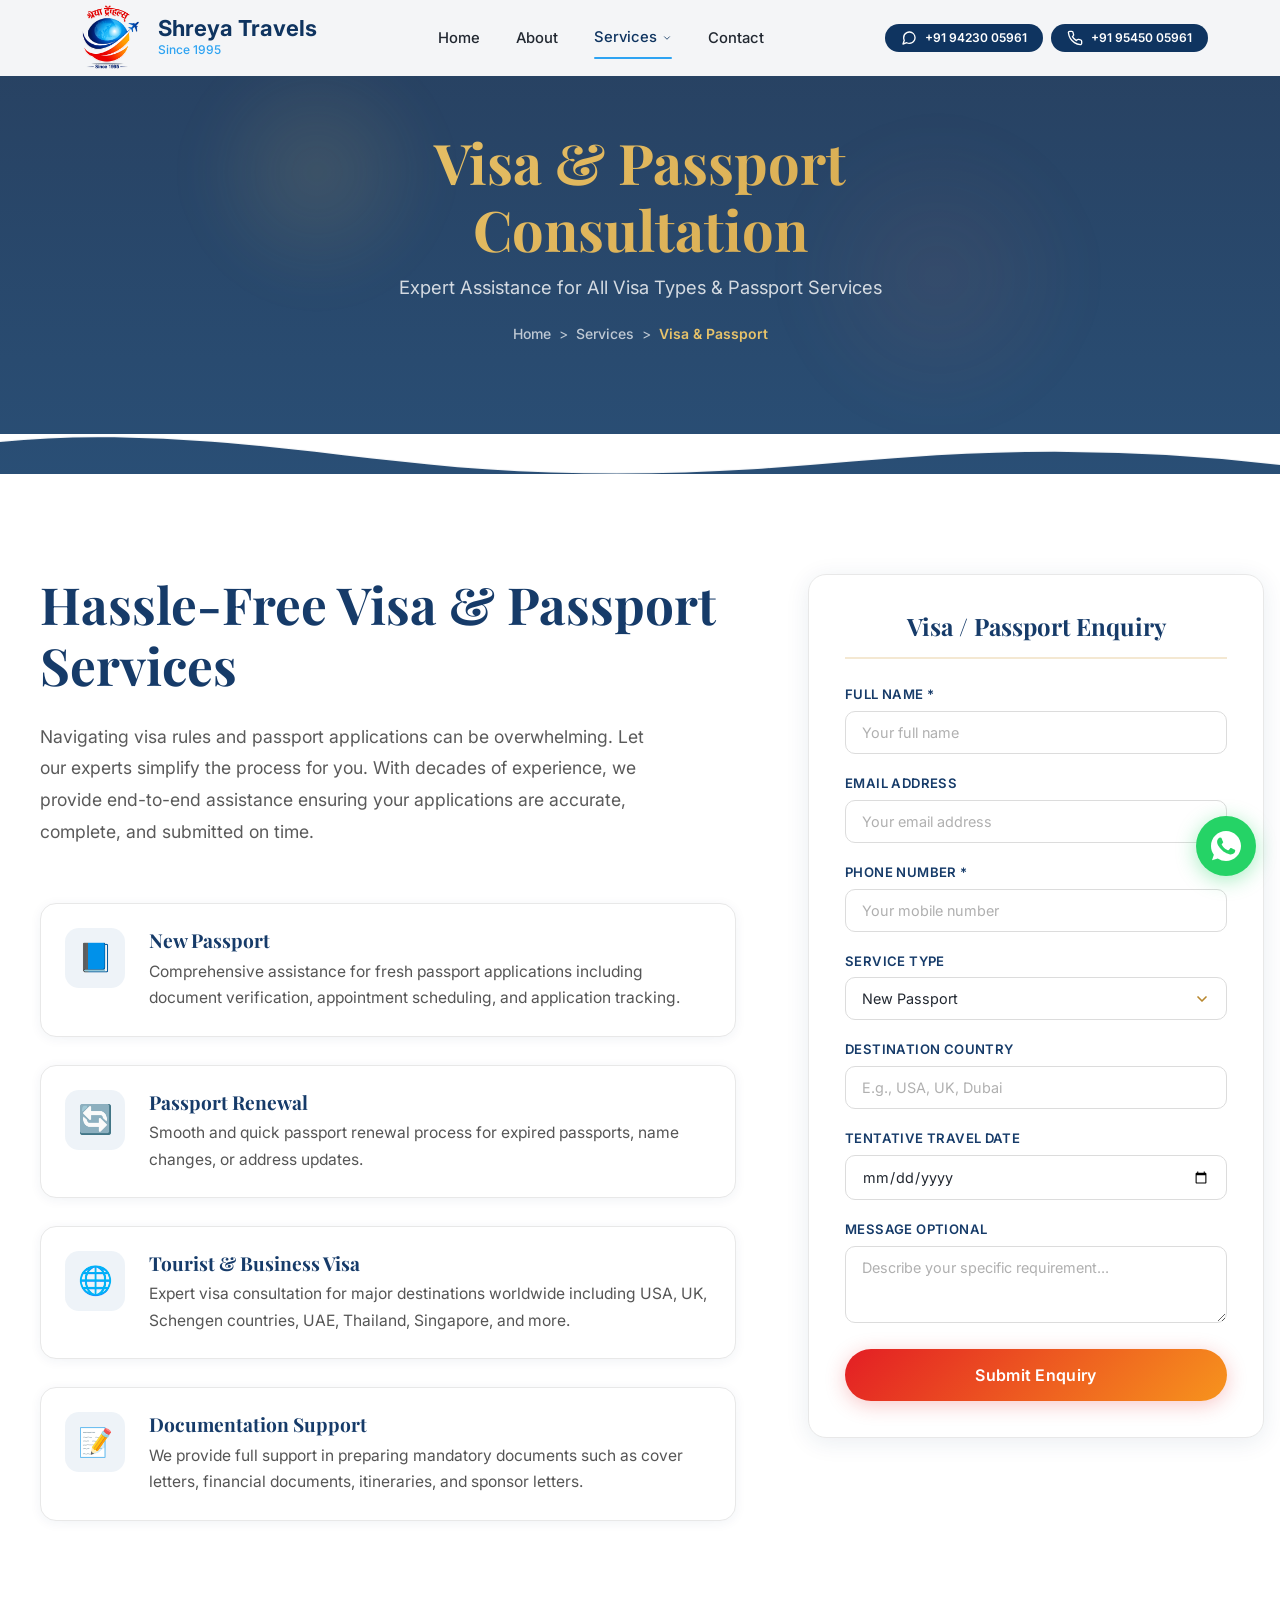
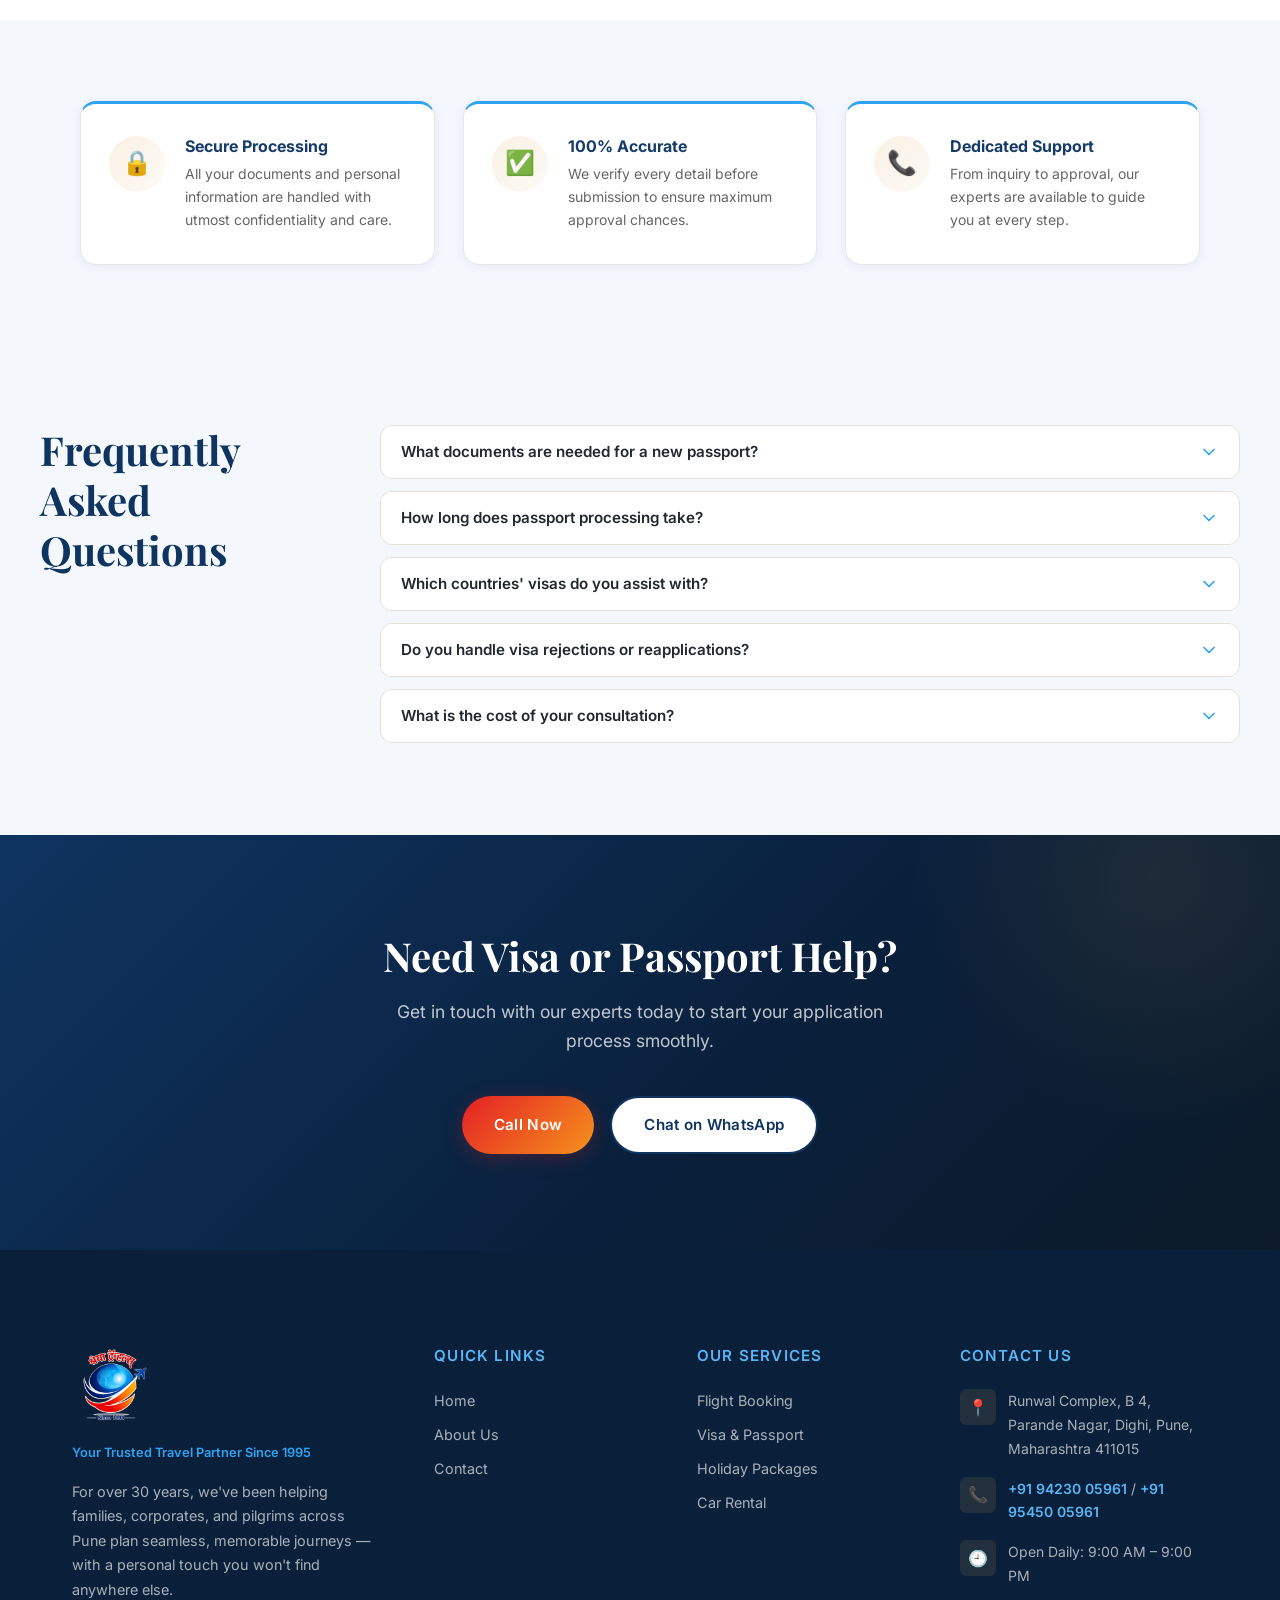
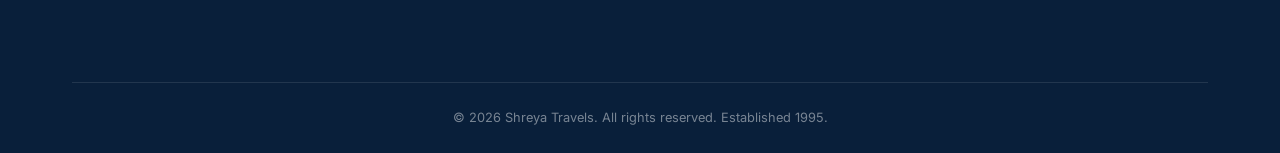
<file: visa-passport.html>
<!DOCTYPE html>
<html lang="en">
<head>
  <meta charset="UTF-8">
  <meta name="viewport" content="width=device-width, initial-scale=1.0">
  <title>Visa & Passport Services — Passport Assistance & Visa Consultation | Shreya Travels, Pune</title>
  <link rel="icon" type="image/png" href="images/logo.png">
  <meta name="description" content="Expert visa and passport assistance in Dighi, Pune. New passport applications, renewals, visa consultation for USA, UK, Europe, UAE & more. Call +91 94230 05961.">
  <link rel="preconnect" href="https://fonts.googleapis.com">
  <link rel="preconnect" href="https://fonts.gstatic.com" crossorigin>
  <link href="https://fonts.googleapis.com/css2?family=Inter:wght@400;500;600;700&family=Playfair+Display:wght@400;600;700&display=swap" rel="stylesheet">
  <link rel="stylesheet" href="css/styles.css">
</head>
<body>

  <header class="header" id="header">
    <div class="container">
      <a href="index.html" class="logo">
        <img src="images/logo.png" alt="Shreya Travels Logo" class="logo-img">
        <div class="logo-text">
          <span class="logo-name">Shreya Travels</span>
          <span class="logo-tagline">Since 1995</span>
        </div>
      </a>
      <nav class="nav" id="nav">
        <ul class="nav-list">
          <li><a href="index.html" class="nav-link">Home</a></li>
          <li><a href="about.html" class="nav-link">About</a></li>
          <li class="nav-dropdown">
            <a href="#" class="nav-link active">Services <svg class="dropdown-arrow" xmlns="http://www.w3.org/2000/svg" viewBox="0 0 24 24" fill="none" stroke="currentColor" stroke-width="2" stroke-linecap="round" stroke-linejoin="round"><polyline points="6 9 12 15 18 9"></polyline></svg></a>
            <ul class="dropdown-menu">
              <li><a href="flight-booking.html"><span class="dropdown-icon">✈️</span> Flight Booking</a></li>
              <li><a href="visa-passport.html"><span class="dropdown-icon">📋</span> Visa & Passport</a></li>
              <li><a href="holiday-packages.html"><span class="dropdown-icon">🏖️</span> Holiday Packages</a></li>
              <li><a href="car-rental.html"><span class="dropdown-icon">🚗</span> Car Rental</a></li>
            </ul>
          </li>
          <li><a href="contact.html" class="nav-link">Contact</a></li>
        </ul>
      </nav>
      <div class="header-actions">
        <div style="display:flex; gap:0.5rem;">
          <a href="tel:+919423005961" class="header-phone" style="padding: 0.25rem 1rem; font-size: 0.75rem;">
            <svg xmlns="http://www.w3.org/2000/svg" width="12" height="12" viewBox="0 0 24 24" fill="none" stroke="currentColor" stroke-width="2" stroke-linecap="round" stroke-linejoin="round"><path d="M21 11.5a8.38 8.38 0 0 1-.9 3.8 8.5 8.5 0 0 1-7.6 4.7 8.38 8.38 0 0 1-3.8-.9L3 21l1.9-5.7a8.38 8.38 0 0 1-.9-3.8 8.5 8.5 0 0 1 4.7-7.6 8.38 8.38 0 0 1 3.8-.9h.5a8.48 8.48 0 0 1 8 8v.5z"></path></svg>
            +91 94230 05961
          </a>
          <a href="tel:+919545005961" class="header-phone" style="padding: 0.25rem 1rem; font-size: 0.75rem;">
            <svg xmlns="http://www.w3.org/2000/svg" width="12" height="12" viewBox="0 0 24 24" fill="none" stroke="currentColor" stroke-width="2" stroke-linecap="round" stroke-linejoin="round"><path d="M22 16.92v3a2 2 0 0 1-2.18 2 19.79 19.79 0 0 1-8.63-3.07 19.5 19.5 0 0 1-6-6 19.79 19.79 0 0 1-3.07-8.67A2 2 0 0 1 4.11 2h3a2 2 0 0 1 2 1.72 12.84 12.84 0 0 0 .7 2.81 2 2 0 0 1-.45 2.11L8.09 9.91a16 16 0 0 0 6 6l1.27-1.27a2 2 0 0 1 2.11-.45 12.84 12.84 0 0 0 2.81.7A2 2 0 0 1 22 16.92z"></path></svg>
            +91 95450 05961
          </a>
        </div>
        <button class="hamburger" id="hamburger" aria-label="Toggle menu">
          <span></span><span></span><span></span>
        </button>
      </div>
    </div>
  </header>

  <main>
    <!-- PAGE HERO -->
    <section class="page-hero">
      <div class="container">
        <h1>Visa &amp; Passport Consultation</h1>
        <p class="page-hero-subtitle">Expert Assistance for All Visa Types &amp; Passport Services</p>
        <div class="breadcrumb">
          <a href="index.html">Home</a> &gt; <a href="#">Services</a> &gt; <span>Visa &amp; Passport</span>
        </div>
      </div>
      <!-- Subtle curved wave at bottom -->
      <div class="hero-wave">
        <svg xmlns="http://www.w3.org/2000/svg" viewBox="0 0 1200 120" preserveAspectRatio="none">
          <path d="M985.66,92.83C906.67,72,823.78,31,743.84,14.19c-82.26-17.34-168.06-16.33-250.45.39-57.84,11.73-114,31.07-172,41.86A600.21,600.21,0,0,1,0,27.35V120H1200V95.8C1132.19,118.92,1055.71,111.31,985.66,92.83Z" class="shape-fill"></path>
        </svg>
      </div>
    </section>

    <!-- SERVICE DETAIL SECTION -->
    <section class="fbs-section">
      <div class="fbs-container">
        <!-- LEFT COLUMN -->
        <div class="fbs-left">
          <h2 class="fbs-heading">Hassle-Free Visa &amp; Passport Services</h2>
          <p class="fbs-subtext">Navigating visa rules and passport applications can be overwhelming. Let our experts simplify the process for you. With decades of experience, we provide end-to-end assistance ensuring your applications are accurate, complete, and submitted on time.</p>

          <!-- Service Cards -->
          <div class="fbs-cards">
            <div class="fbs-card">
              <div class="fbs-icon">📘</div>
              <div class="fbs-card-text">
                <h3>New Passport</h3>
                <p>Comprehensive assistance for fresh passport applications including document verification, appointment scheduling, and application tracking.</p>
              </div>
            </div>
            <div class="fbs-card">
              <div class="fbs-icon">🔄</div>
              <div class="fbs-card-text">
                <h3>Passport Renewal</h3>
                <p>Smooth and quick passport renewal process for expired passports, name changes, or address updates.</p>
              </div>
            </div>
            <div class="fbs-card">
              <div class="fbs-icon">🌐</div>
              <div class="fbs-card-text">
                <h3>Tourist &amp; Business Visa</h3>
                <p>Expert visa consultation for major destinations worldwide including USA, UK, Schengen countries, UAE, Thailand, Singapore, and more.</p>
              </div>
            </div>
            <div class="fbs-card">
              <div class="fbs-icon">📝</div>
              <div class="fbs-card-text">
                <h3>Documentation Support</h3>
                <p>We provide full support in preparing mandatory documents such as cover letters, financial documents, itineraries, and sponsor letters.</p>
              </div>
            </div>
          </div>
        </div>

        <!-- RIGHT COLUMN: STICKY FORM -->
        <div class="fbs-right">
          <div class="fbs-form-card">
            <h3 class="fbs-form-title">Visa / Passport Enquiry</h3>
            <form name="visa-passport" method="POST" data-netlify="true" netlify-honeypot="bot-field" action="#">
              <input type="hidden" name="bot-field">
              <div class="fbs-field">
                <label for="vp_name">Full Name *</label>
                <input class="fbs-input" type="text" id="vp_name" name="vp_name" required placeholder="Your full name">
              </div>
              <div class="fbs-field">
                <label for="vp_email">Email Address</label>
                <input class="fbs-input" type="email" id="vp_email" name="vp_email" placeholder="Your email address">
              </div>
              <div class="fbs-field">
                <label for="vp_phone">Phone Number *</label>
                <input class="fbs-input" type="tel" id="vp_phone" name="vp_phone" required placeholder="Your mobile number">
              </div>
              <div class="fbs-field">
                <label for="vp_service">Service Type</label>
                <select class="fbs-input" id="vp_service" name="vp_service">
                  <option value="New Passport">New Passport</option>
                  <option value="Passport Renewal">Passport Renewal</option>
                  <option value="Tourist Visa">Tourist Visa</option>
                  <option value="Business Visa">Business Visa</option>
                  <option value="Student Visa">Student Visa</option>
                </select>
              </div>
              <div class="fbs-field">
                <label for="vp_dest">Destination Country</label>
                <input class="fbs-input" type="text" id="vp_dest" name="vp_dest" placeholder="E.g., USA, UK, Dubai">
              </div>
              <div class="fbs-field">
                <label for="vp_date">Tentative Travel Date</label>
                <input class="fbs-input" type="date" id="vp_date" name="vp_date">
              </div>
              <div class="fbs-field">
                <label for="vp_msg">Message Optional</label>
                <textarea class="fbs-input" id="vp_msg" name="vp_msg" rows="3" placeholder="Describe your specific requirement..."></textarea>
              </div>
              <button type="submit" class="btn btn-primary" style="width:100%;justify-content:center;padding:1rem;font-size:1rem;margin-top:0.5rem;">Submit Enquiry</button>
            </form>
          </div>
        </div>
      </div>
    </section>

    <!-- TRUST PROMISES SECTION -->
    <section class="fbs-trust-section">
      <div class="fbs-container">
        <div class="fbs-trust-grid">
          <div class="fbs-trust-card">
            <div class="fbs-trust-icon">🔒</div>
            <div>
              <h4>Secure Processing</h4>
              <p>All your documents and personal information are handled with utmost confidentiality and care.</p>
            </div>
          </div>
          <div class="fbs-trust-card">
            <div class="fbs-trust-icon">✅</div>
            <div>
              <h4>100% Accurate</h4>
              <p>We verify every detail before submission to ensure maximum approval chances.</p>
            </div>
          </div>
          <div class="fbs-trust-card">
            <div class="fbs-trust-icon">📞</div>
            <div>
              <h4>Dedicated Support</h4>
              <p>From inquiry to approval, our experts are available to guide you at every step.</p>
            </div>
          </div>
        </div>
      </div>
    </section>

    <!-- FAQ SECTION -->
    <section class="faq-section fbs-trust-section">
      <div class="fbs-container">
        <h2>Frequently Asked Questions</h2>
        <div style="max-width:860px;margin:0 auto;">

          <div class="faq-item">
            <button class="faq-question" aria-expanded="false">
              What documents are needed for a new passport?
              <svg class="faq-arrow" xmlns="http://www.w3.org/2000/svg" viewBox="0 0 24 24" fill="none" stroke="currentColor" stroke-width="2" stroke-linecap="round" stroke-linejoin="round"><polyline points="6 9 12 15 18 9"></polyline></svg>
            </button>
            <div class="faq-answer">
              <div class="faq-answer-inner">
                <p>Generally, you will need a valid proof of address (like Aadhaar card, electricity bill, etc.), proof of Date of Birth (birth certificate, school leaving certificate), and recent passport-sized photographs. Our experts will provide you with a customized, exact checklist based on your application type.</p>
              </div>
            </div>
          </div>

          <div class="faq-item">
            <button class="faq-question" aria-expanded="false">
              How long does passport processing take?
              <svg class="faq-arrow" xmlns="http://www.w3.org/2000/svg" viewBox="0 0 24 24" fill="none" stroke="currentColor" stroke-width="2" stroke-linecap="round" stroke-linejoin="round"><polyline points="6 9 12 15 18 9"></polyline></svg>
            </button>
            <div class="faq-answer">
              <div class="faq-answer-inner">
                <p>Standard passport processing typically takes around 30 days from the date of submission and police verification. For urgent requirements, the Tatkal scheme processes passports within 7 to 14 days, subject to eligibility.</p>
              </div>
            </div>
          </div>

          <div class="faq-item">
            <button class="faq-question" aria-expanded="false">
              Which countries' visas do you assist with?
              <svg class="faq-arrow" xmlns="http://www.w3.org/2000/svg" viewBox="0 0 24 24" fill="none" stroke="currentColor" stroke-width="2" stroke-linecap="round" stroke-linejoin="round"><polyline points="6 9 12 15 18 9"></polyline></svg>
            </button>
            <div class="faq-answer">
              <div class="faq-answer-inner">
                <p>We provide visa assistance for a wide range of countries globally. Popular destinations include the USA, UK, Schengen area (Europe), UAE (Dubai), Australia, Canada, Singapore, Malaysia, and Thailand.</p>
              </div>
            </div>
          </div>

          <div class="faq-item">
            <button class="faq-question" aria-expanded="false">
              Do you handle visa rejections or reapplications?
              <svg class="faq-arrow" xmlns="http://www.w3.org/2000/svg" viewBox="0 0 24 24" fill="none" stroke="currentColor" stroke-width="2" stroke-linecap="round" stroke-linejoin="round"><polyline points="6 9 12 15 18 9"></polyline></svg>
            </button>
            <div class="faq-answer">
              <div class="faq-answer-inner">
                <p>Yes. If your visa was previously rejected, our team can review the reasons for rejection, guide you in strengthening your documentation (like updating financial records or cover letters), and support you through the reapplication process.</p>
              </div>
            </div>
          </div>

          <div class="faq-item">
            <button class="faq-question" aria-expanded="false">
              What is the cost of your consultation?
              <svg class="faq-arrow" xmlns="http://www.w3.org/2000/svg" viewBox="0 0 24 24" fill="none" stroke="currentColor" stroke-width="2" stroke-linecap="round" stroke-linejoin="round"><polyline points="6 9 12 15 18 9"></polyline></svg>
            </button>
            <div class="faq-answer">
              <div class="faq-answer-inner">
                <p>We offer a free initial consultation to understand your requirements and assess your eligibility. Our service fees vary depending on the destination and the complexity of the application, which will be clearly communicated before you proceed.</p>
              </div>
            </div>
          </div>

        </div>
      </div>
    </section>

    <!-- CTA BANNER -->
    <section class="cta-banner section">
      <div class="container text-center">
        <h2>Need Visa or Passport Help?</h2>
        <p>Get in touch with our experts today to start your application process smoothly.</p>
        <div class="cta-buttons">
          <a href="tel:+919423005961" class="btn btn-primary">Call Now</a>
          <a href="https://wa.me/919423005961?text=Hi%20Shreya%20Travels%2C%20I%20need%20help%20with%20my%20Visa/Passport." class="btn btn-secondary" target="_blank" rel="noopener noreferrer">Chat on WhatsApp</a>
        </div>
      </div>
    </section>
  </main>

  <footer class="footer">
    <div class="container">
      <div class="footer-grid">
        <div class="footer-col">
          <img src="images/logo.png" alt="Shreya Travels Logo" class="footer-logo">
          <p class="footer-brand-tagline">Your Trusted Travel Partner Since 1995</p>
          <p>For over 30 years, we've been helping families, corporates, and pilgrims across Pune plan seamless, memorable journeys — with a personal touch you won't find anywhere else.</p>
        </div>
        <div class="footer-col">
          <h4>Quick Links</h4>
          <div class="footer-links">
            <a href="index.html">Home</a>
            <a href="about.html">About Us</a>
            <a href="contact.html">Contact</a>
          </div>
        </div>
        <div class="footer-col">
          <h4>Our Services</h4>
          <div class="footer-links">
            <a href="flight-booking.html">Flight Booking</a>
            <a href="visa-passport.html">Visa & Passport</a>
            <a href="holiday-packages.html">Holiday Packages</a>
            <a href="car-rental.html">Car Rental</a>
          </div>
        </div>
        <div class="footer-col">
          <h4>Contact Us</h4>
          <div class="footer-contact-item">
            <div class="fc-icon">📍</div>
            <div><p>Runwal Complex, B 4, Parande Nagar, Dighi, Pune, Maharashtra 411015</p></div>
          </div>
          <div class="footer-contact-item">
            <div class="fc-icon">📞</div>
            <div><p><a href="tel:+919423005961">+91 94230 05961</a> / <a href="tel:+919545005961">+91 95450 05961</a></p></div>
          </div>
          <div class="footer-contact-item">
            <div class="fc-icon">🕘</div>
            <div><p>Open Daily: 9:00 AM – 9:00 PM</p></div>
          </div>
        </div>
      </div>
      <div class="footer-bottom">
        <p>&copy; 2026 Shreya Travels. All rights reserved. Established 1995.</p>
      </div>
    </div>
  </footer>

  <a href="https://wa.me/919423005961?text=Hi%20Shreya%20Travels%2C%20I%27d%20like%20to%20enquire%20about%20your%20travel%20services." class="whatsapp-fab" target="_blank" rel="noopener noreferrer" aria-label="Chat on WhatsApp">
    <svg xmlns="http://www.w3.org/2000/svg" viewBox="0 0 32 32" fill="currentColor"><path d="M16.004 0h-.008C7.174 0 0 7.176 0 16.004c0 3.5 1.128 6.744 3.046 9.378L1.054 31.29l6.118-1.958A15.924 15.924 0 0 0 16.004 32C24.826 32 32 24.826 32 16.004 32 7.174 24.826 0 16.004 0zm9.342 22.616c-.392 1.102-1.936 2.018-3.178 2.284-.846.18-1.95.324-5.67-1.218-4.762-1.972-7.826-6.81-8.064-7.124-.23-.314-1.936-2.578-1.936-4.918 0-2.34 1.226-3.488 1.662-3.964.392-.432 1.03-.62 1.638-.62.198 0 .376.01.536.018.476.02.714.048 1.028.796.392.932 1.348 3.288 1.466 3.526.118.24.236.554.078.868-.148.324-.276.468-.516.742-.24.274-.468.484-.708.78-.222.258-.472.534-.196 1.012.276.468 1.226 2.024 2.634 3.278 1.81 1.612 3.334 2.112 3.808 2.35.476.238.752.198 1.028-.118.286-.326 1.216-1.416 1.54-1.902.314-.486.638-.406 1.074-.244.44.158 2.786 1.314 3.262 1.554.476.238.792.358.91.554.116.198.116 1.14-.276 2.242z"/></svg>
  </a>

  <script src="js/main.js"></script>
</body>
</html>
</file>
<file: css/styles.css>
/* ============================================================
   SHREYA TRAVELS — Design System & Styles
   A premium, warm, trustworthy travel agency — Est. 1995
   ============================================================ */
/* ----- Google Fonts (loaded in HTML) -----
   Playfair Display 400/600/700 — headings
   Inter 400/500/600/700         — body
   ---------------------------------------- */
/* ===========================
   1. CSS RESET & BASE
   =========================== */

*, *::before, *::after {
  margin: 0;
  padding: 0;
  box-sizing: border-box;
}
html {
  scroll-behavior: smooth;
  font-size: 16px;
  -webkit-text-size-adjust: 100%;
}

body {
  font-family: 'Inter', 'Segoe UI', sans-serif;
  color: var(--text);
  background-color: var(--bg);
  line-height: 1.7;
  overflow-x: hidden;
  -webkit-font-smoothing: antialiased;
  -moz-osx-font-smoothing: grayscale;
}
img {
  max-width: 100%;
  height: auto;
  display: block;
}
a {
  color: inherit;
  text-decoration: none;
  transition: color 0.3s ease;
}

ul, ol { list-style: none; }
button, input, select, textarea {
  font-family: inherit;
  font-size: inherit;
  border: none;
  outline: none;
  background: none;
}
button { cursor: pointer; }

/* ===========================
   2. CUSTOM PROPERTIES
   =========================== */
:root {
  /* Brand Colors */
  --primary:       #0F3460;
  --primary-light: #1A467D;
  --primary-dark:  #091F3A;
  --accent:        #2EA3F2;
  --accent-light:  #5AB5F5;
  --accent-dark:   #1E82C4;
  --cta-gradient:  linear-gradient(135deg, #E31E24, #F7941D);
  --cta-red:       #E31E24;
  --cta-orange:    #F7941D;
  --bg:            #FFFFFF;
  --bg-alt:        #F7F8FA;
  --text:          #222831;
  --text-light:    #5A5A5A;
  --text-muted:    #8A8A8A;
  --white:         #FFFFFF;
  --border:        #E5DFD5;
  /* Shadows */
  --shadow-sm:   0 2px 8px rgba(15, 52, 96, 0.06);
  --shadow-md:   0 4px 20px rgba(15, 52, 96, 0.08);
  --shadow-lg:   0 8px 40px rgba(15, 52, 96, 0.12);
  --shadow-card: 0 6px 24px rgba(15, 52, 96, 0.07);
  --shadow-cta:  0 4px 20px rgba(227, 30, 36, 0.25);
   --space-xs:  0.5rem;
  --space-sm:  1rem;
  --space-md:  1.5rem;
  --space-lg:  2.5rem;
  --space-xl:  4rem;
  --space-2xl: 6rem;
  --space-3xl: 8rem;
  /* Border Radius */
  --radius-sm: 6px;
  --radius-md: 12px;
  --radius-lg: 20px;
  --radius-xl: 32px;
  --radius-full: 9999px;
  /* Transitions */
  --transition: 0.3s ease;
  --transition-slow: 0.5s ease;
  /* Container */
  --container-max: 1200px;
  --container-padding: 1.25rem;
}

/* ===========================
   3. TYPOGRAPHY
   =========================== */
h1, h2, h3, h4, h5, h6 {
  font-family: 'Playfair Display', 'Georgia', serif;
  color: var(--primary);
  line-height: 1.25;
  font-weight: 700;
}
h1 { font-size: clamp(2.25rem, 5vw, 3.5rem); }
h2 { font-size: clamp(1.75rem, 3.5vw, 2.5rem); }
h3 { font-size: clamp(1.25rem, 2.5vw, 1.75rem); }
h4 { font-size: 1.25rem; }
p {
  margin-bottom: 1rem;
  color: var(--text-light);
}
.text-accent { color: var(--accent); }
.text-primary { color: var(--primary); }
.text-center { text-align: center; }

/* ===========================
   4. LAYOUT & UTILITIES
   =========================== */
.container {
  width: 100%;
  max-width: var(--container-max);
  margin: 0 auto;
  padding: 0 var(--container-padding);
}
.section {
  padding: var(--space-2xl) 0;
}
.section-alt {
  background: var(--bg-alt);
}
.section-padding {
  padding: var(--space-lg) 0;
}
@media (min-width: 768px) {
  .section-padding { padding: var(--space-xl) 0; }
}
.section-header {
  text-align: center;
  margin-bottom: var(--space-xl);
}

.section-header h2 {
  margin-bottom: var(--space-sm);
  position: relative;
  display: inline-block;
}
.section-header h2::after {
  content: '';
  display: block;
  width: 60px;
  height: 3px;
  background: var(--cta-gradient);
  margin: 0.75rem auto 0;
  border-radius: var(--radius-full);
}
.section-header p {
  max-width: 600px;
  margin: 0 auto;
  font-size: 1.05rem;
}
.grid-2 {
  display: grid;
  grid-template-columns: 1fr;
  gap: var(--space-lg);
}
.grid-3 {
  display: grid;
  grid-template-columns: 1fr;
  gap: var(--space-lg);
}

.grid-4 {
  display: grid;
  grid-template-columns: 1fr;
  gap: var(--space-lg);
}
/* ===========================
   5. BUTTONS
   =========================== */
.btn {
  display: inline-flex;
  align-items: center;
  gap: 0.5rem;
  padding: 0.875rem 2rem;
  border-radius: var(--radius-full);
  font-weight: 600;
  font-size: 0.95rem;
  letter-spacing: 0.02em;
  transition: all var(--transition);
  cursor: pointer;
  white-space: nowrap;
}
.btn-primary {
  background: var(--cta-gradient);
  color: var(--white);
  box-shadow: var(--shadow-cta);
  border: none;
}
.btn-primary:hover {
  background: linear-gradient(135deg, #CC1B20, #E68515);
  transform: translateY(-2px);
  box-shadow: 0 6px 28px rgba(227, 30, 36, 0.35);
}
.btn-secondary {
  background: var(--white);
  color: var(--primary);
  border: 2px solid var(--primary);
}
.btn-secondary:hover {
  background: var(--primary);
  color: var(--white);
  transform: translateY(-2px);
}
.btn-outline-gold {
  background: transparent;
  color: var(--cta-orange);
  border: 2px solid var(--cta-orange);
}
.btn-outline-gold:hover {
  background: var(--cta-gradient);
  color: var(--white);
  border-color: transparent;
  transform: translateY(-2px);
}

.btn-white {
  background: var(--white);
  color: var(--primary);
}
.btn-white:hover {
  background: var(--bg);
  transform: translateY(-2px);
  box-shadow: var(--shadow-md);
}
.btn-success {
  background: #25D366;
  color: var(--white);
}
.btn-success:hover {
  background: #128C7E;
  color: var(--white);
  transform: translateY(-2px);
  box-shadow: 0 4px 15px rgba(37,211,102,0.4);
}
.btn-sm {
  padding: 0.625rem 1.25rem;
  font-size: 0.875rem;
}
.btn-lg {
  padding: 1rem 2.5rem;
  font-size: 1.05rem;
}
/* ===========================
   6. HEADER & NAVIGATION
   =========================== */
.header {
  position: fixed;
  top: 0;
  left: 0;
  right: 0;
  z-index: 1000;
  background: rgba(255,255,255,0.95);
  backdrop-filter: blur(12px);
  -webkit-backdrop-filter: blur(12px);
  border-bottom: 1px solid transparent;
  transition: all var(--transition);
  height: 76px;
  min-height: 76px;
  max-height: 76px;
  overflow: visible;
}
.header.nav-open {
  z-index: 10000;
  backdrop-filter: none !important;
  -webkit-backdrop-filter: none !important;
}
.header.scrolled {
  background: rgba(255,255,255,0.98);
  border-bottom-color: var(--border);
  box-shadow: var(--shadow-sm);
}
.header .container {
  display: flex;
  align-items: center;
  justify-content: space-between;
  height: 76px;
  min-height: 76px;
  max-height: 76px;
  overflow: visible;
}
.logo {
  display: flex;
  align-items: center;
  gap: 0.85rem;
  text-decoration: none;
  flex-shrink: 0;
}
.logo-img {
  height: clamp(56px, 6vw, 72px);
  width: auto;
  object-fit: contain;
}
.logo-text {
  display: flex;
  flex-direction: column;
}
.logo-name {
  font-weight: 700;
  font-size: 1.375rem; /* ~22px */
  color: #0F3460;
  line-height: 1.1;
}
.logo-tagline {
  font-size: 0.75rem; /* ~12px */
  color: #2EA3F2;
  font-weight: 500;
}
.nav {
  display: none;
}
.nav-list {
  display: flex;
  align-items: center;
  gap: 0.25rem;
}
.nav-link {
  padding: 0.5rem 1rem;
  font-weight: 500;
  font-size: 0.925rem;
  color: var(--text);
  border-radius: var(--radius-sm);
  transition: all var(--transition);
  position: relative;
}

.nav-link:hover,
.nav-link.active {
  color: var(--primary);
}
.nav-link.active::after {
  content: '';
  position: absolute;
  bottom: 0;
  left: 1rem;
  right: 1rem;
  height: 2px;
  background: var(--accent);
  border-radius: var(--radius-full);
}
/* Dropdown */
.nav-dropdown {
  position: relative;
}
.nav-dropdown .nav-link {
  display: flex;
  align-items: center;
  gap: 0.35rem;
}

.dropdown-arrow {
  width: 10px;
  height: 10px;
  transition: transform var(--transition);
}
.nav-dropdown:hover .dropdown-arrow {
  transform: rotate(180deg);
}
.dropdown-menu {
  position: absolute;
  top: 100%;
  left: 0;
  min-width: 220px;
  background: var(--white);
  border-radius: var(--radius-md);
  box-shadow: var(--shadow-lg);
  padding: 0.5rem;
  opacity: 0;
  visibility: hidden;
  transform: translateY(8px);
  transition: all var(--transition);
  border: 1px solid var(--border);
}

.nav-dropdown:hover .dropdown-menu {
  opacity: 1;
  visibility: visible;
  transform: translateY(0);
}
.dropdown-menu a {
  display: flex;
  align-items: center;
  gap: 0.75rem;
  padding: 0.7rem 1rem;
  font-size: 0.9rem;
  color: var(--text);
  border-radius: var(--radius-sm);
  transition: all var(--transition);
}
.dropdown-menu a:hover {
  background: var(--bg);
  color: var(--primary);
}
.dropdown-menu a .dropdown-icon {
  font-size: 1.1rem;
}

/* Header Actions */
.header-actions {
  display: flex;
  align-items: center;
  gap: 1rem;
}
.header-phone {
  display: none;
  align-items: center;
  gap: 0.5rem;
  padding: 0.5rem 1.25rem;
  background: var(--primary);
  color: var(--white);
  border-radius: var(--radius-full);
  font-weight: 600;
  font-size: 0.85rem;
  transition: all var(--transition);
}
.header-phone:hover {
  background: var(--primary-dark);
  transform: translateY(-1px);
  box-shadow: var(--shadow-md);
  color: var(--white);
}

.header-phone svg {
  width: 16px;
  height: 16px;
}
/* Hamburger */
.hamburger {
  display: flex;
  flex-direction: column;
  justify-content: center;
  gap: 5px;
  width: 32px;
  height: 32px;
  background: none;
  border: none;
  cursor: pointer;
  z-index: 10001;
  position: relative;
}
.hamburger span {
  display: block;
  width: 24px;
  height: 2.5px;
  background: var(--primary);
  border-radius: var(--radius-full);
  transition: all var(--transition);
}

.hamburger.active span:nth-child(1) {
  transform: rotate(45deg) translate(5px, 5px);
}
.hamburger.active span:nth-child(2) {
  opacity: 0;
}
.hamburger.active span:nth-child(3) {
  transform: rotate(-45deg) translate(5px, -5px);
}
/* =====================================================
   PREMIUM MOBILE DRAWER — Shreya Travels
   Right-slide, luxury travel agency experience
   ===================================================== */

/* --- Overlay Backdrop --- */
.mobile-nav-overlay {
  position: fixed;
  inset: 0;
  background: rgba(15, 23, 42, 0.55);
  backdrop-filter: blur(4px);
  -webkit-backdrop-filter: blur(4px);
  z-index: 9998;
  opacity: 0;
  pointer-events: none;
  transition: opacity 350ms ease-in-out;
}
.mobile-nav-overlay.active {
  opacity: 1;
  pointer-events: all;
}

/* --- Drawer Panel --- */
.mobile-drawer {
  position: fixed;
  top: 0;
  right: 0;
  width: 82%;
  max-width: 380px;
  height: 100vh;
  height: 100dvh;
  background: #FFFFFF;
  border-radius: 28px 0 0 28px;
  box-shadow: 0 20px 60px rgba(0,0,0,0.18);
  z-index: 9999;
  display: flex;
  flex-direction: column;
  transform: translateX(105%);
  opacity: 0;
  transition: transform 350ms ease-in-out, opacity 350ms ease-in-out;
  overflow: hidden;
}
.mobile-drawer.open {
  transform: translateX(0);
  opacity: 1;
}

/* --- Drawer Scroll Container --- */
.mobile-drawer-scroll {
  flex: 1;
  overflow-y: auto;
  overflow-x: hidden;
  padding: 0 0 90px;
  -webkit-overflow-scrolling: touch;
  scrollbar-width: none;
}
.mobile-drawer-scroll::-webkit-scrollbar { display: none; }


/* --- Drawer Header --- */
.mobile-drawer-header {
  display: flex;
  align-items: center;
  justify-content: space-between;
  padding: 22px 20px 18px;
  border-bottom: 1px solid #ECECEC;
  flex-shrink: 0;
  background: #fff;
}
.drawer-logo {
  display: flex;
  align-items: center;
  gap: 12px;
  text-decoration: none;
}
.drawer-logo-icon {
  width: 46px;
  height: 46px;
  background: linear-gradient(135deg, #17375E, #244A7D);
  border-radius: 13px;
  display: flex;
  align-items: center;
  justify-content: center;
  font-size: 1.35rem;
  flex-shrink: 0;
  box-shadow: 0 4px 12px rgba(23,55,94,0.2);
}
.drawer-logo-text {
  display: flex;
  flex-direction: column;
  line-height: 1.15;
}
.drawer-logo-name {
  font-family: 'Playfair Display', serif;
  font-size: 1.1rem;
  font-weight: 700;
  color: #17375E;
  letter-spacing: 0.01em;
}
.drawer-logo-est {
  font-family: 'Inter', sans-serif;
  font-size: 0.68rem;
  font-weight: 700;
  color: #D8A441;
  letter-spacing: 0.12em;
  text-transform: uppercase;
}
.drawer-close-btn {
  width: 42px;
  height: 42px;
  background: #FFFFFF;
  border: 1px solid #ECECEC;
  border-radius: 50%;
  display: flex;
  align-items: center;
  justify-content: center;
  cursor: pointer;
  box-shadow: 0 2px 10px rgba(0,0,0,0.08);
  transition: all 0.3s ease;
  flex-shrink: 0;
}
.drawer-close-btn:hover {
  background: #D8A441;
  border-color: #D8A441;
  box-shadow: 0 4px 16px rgba(216,164,65,0.35);
  transform: rotate(90deg);
}
.drawer-close-btn svg {
  width: 18px;
  height: 18px;
  color: #17375E;
  transition: color 0.3s ease;
}
.drawer-close-btn:hover svg {
  color: #FFFFFF;
}

/* --- Welcome Card --- */
.drawer-welcome {
  margin: 16px 16px 0;
  background: #F8F5EF;
  border-radius: 18px;
  padding: 16px 16px 16px;
  display: flex;
  align-items: center;
  justify-content: space-between;
  gap: 12px;
  opacity: 0;
  transform: translateY(12px);
  transition: opacity 0.4s ease 0.1s, transform 0.4s ease 0.1s;
}
.mobile-drawer.open .drawer-welcome {
  opacity: 1;
  transform: translateY(0);
}
.drawer-welcome-text .welcome-tag {
  font-family: 'Inter', sans-serif;
  font-size: 0.7rem;
  font-weight: 700;
  color: #D8A441;
  letter-spacing: 0.1em;
  text-transform: uppercase;
  margin-bottom: 4px;
  display: flex;
  align-items: center;
  gap: 5px;
}
.drawer-welcome-text p {
  font-family: 'Inter', sans-serif;
  font-size: 0.8rem;
  color: #5A5A5A;
  line-height: 1.55;
  margin: 0;
}
.drawer-welcome-icon {
  font-size: 2.2rem;
  opacity: 0.35;
  flex-shrink: 0;
  line-height: 1;
}

/* --- Navigation Section --- */
.drawer-nav {
  padding: 16px 16px 0;
}
.drawer-nav-label {
  font-family: 'Inter', sans-serif;
  font-size: 0.68rem;
  font-weight: 700;
  color: #B0B0B0;
  letter-spacing: 0.12em;
  text-transform: uppercase;
  margin-bottom: 10px;
  padding-left: 4px;
}
.drawer-nav-list {
  list-style: none;
  margin: 0;
  padding: 0;
  display: flex;
  flex-direction: column;
  gap: 10px;
}

/* --- Nav Card Items --- */
.drawer-nav-item {
  opacity: 0;
  transform: translateX(20px);
  transition: opacity 0.35s ease, transform 0.35s ease;
}
.mobile-drawer.open .drawer-nav-item:nth-child(1) { opacity: 1; transform: translateX(0); transition-delay: 0.08s; }
.mobile-drawer.open .drawer-nav-item:nth-child(2) { opacity: 1; transform: translateX(0); transition-delay: 0.13s; }
.mobile-drawer.open .drawer-nav-item:nth-child(3) { opacity: 1; transform: translateX(0); transition-delay: 0.18s; }
.mobile-drawer.open .drawer-nav-item:nth-child(4) { opacity: 1; transform: translateX(0); transition-delay: 0.23s; }
.mobile-drawer.open .drawer-nav-item:nth-child(5) { opacity: 1; transform: translateX(0); transition-delay: 0.28s; }

.drawer-nav-link {
  display: flex;
  align-items: center;
  gap: 14px;
  padding: 0 16px;
  height: 56px;
  min-height: 48px;
  background: #FFFFFF;
  border: 1px solid #ECECEC;
  border-radius: 16px;
  text-decoration: none;
  color: #17375E;
  font-family: 'Inter', sans-serif;
  font-size: 0.975rem;
  font-weight: 600;
  cursor: pointer;
  width: 100%;
  box-sizing: border-box;
  transition: all 0.25s ease;
  box-shadow: 0 1px 4px rgba(0,0,0,0.04);
}
.drawer-nav-link:hover,
.drawer-nav-link.active {
  background: #17375E;
  color: #FFFFFF;
  border-color: #17375E;
  box-shadow: 0 4px 16px rgba(23,55,94,0.22);
  transform: scale(1.015);
}
.drawer-nav-link.active {
  transform: scale(1);
}
.drawer-nav-icon {
  width: 34px;
  height: 34px;
  background: rgba(216,164,65,0.12);
  border-radius: 10px;
  display: flex;
  align-items: center;
  justify-content: center;
  font-size: 1rem;
  flex-shrink: 0;
  transition: all 0.25s ease;
}
.drawer-nav-link:hover .drawer-nav-icon,
.drawer-nav-link.active .drawer-nav-icon {
  background: rgba(216,164,65,0.22);
  transform: rotate(-5deg) scale(1.08);
}
.drawer-nav-text {
  flex: 1;
  text-align: left;
}
.drawer-nav-arrow {
  width: 18px;
  height: 18px;
  opacity: 0.35;
  flex-shrink: 0;
  transition: opacity 0.25s, transform 0.25s;
}
.drawer-nav-link:hover .drawer-nav-arrow {
  opacity: 0.8;
  transform: translateX(3px);
}


/* --- Services Accordion --- */
.drawer-services-item {
  border: none;
  background: transparent;
  box-shadow: none;
  width: 100%;
}
.drawer-services-toggle {
  display: flex;
  align-items: center;
  gap: 14px;
  padding: 0 16px;
  height: 56px;
  width: 100%;
  background: #FFFFFF;
  border: 1px solid #ECECEC;
  border-radius: 16px;
  cursor: pointer;
  color: #17375E;
  font-family: 'Inter', sans-serif;
  font-size: 0.975rem;
  font-weight: 600;
  transition: all 0.25s ease;
  text-align: left;
  box-sizing: border-box;
  box-shadow: 0 1px 4px rgba(0,0,0,0.04);
}
.drawer-services-toggle:hover {
  background: rgba(23,55,94,0.04);
}
.drawer-services-item.open .drawer-services-toggle {
  background: #17375E;
  color: #FFFFFF;
  border-color: #17375E;
  box-shadow: 0 4px 16px rgba(23,55,94,0.18);
}
.drawer-services-item.open .drawer-nav-icon {
  background: rgba(216,164,65,0.22);
}
.drawer-chevron {
  width: 18px;
  height: 18px;
  margin-left: auto;
  flex-shrink: 0;
  transition: transform 0.3s ease;
  opacity: 0.5;
}
.drawer-services-item.open .drawer-chevron {
  transform: rotate(180deg);
  opacity: 1;
}
.drawer-services-panel {
  max-height: 0;
  overflow: hidden;
  transition: max-height 0.35s cubic-bezier(0.4, 0, 0.2, 1),
              opacity 0.3s ease;
  opacity: 0;
  padding: 0;
}
.drawer-services-item.open .drawer-services-panel {
  max-height: 500px;
  opacity: 1;
  padding: 8px 0 0 0;
}
.drawer-service-cards {
  display: flex;
  flex-direction: column;
  gap: 8px;
}
.drawer-service-card {
  display: flex;
  align-items: center;
  gap: 12px;
  padding: 13px 14px 13px 32px; /* Indented left padding for alignment */
  background: #F8F5EF;
  border: 1px solid #ECECEC;
  border-radius: 16px;
  text-decoration: none;
  color: #17375E;
  font-family: 'Inter', sans-serif;
  font-size: 0.875rem;
  font-weight: 600;
  transition: all 0.2s ease;
  min-height: 48px;
  width: 100%;
  box-sizing: border-box;
}
.drawer-service-card:hover {
  background: #17375E;
  color: #FFFFFF;
  border-color: #17375E;
  transform: scale(1.015);
  box-shadow: 0 4px 12px rgba(23,55,94,0.15);
}
.drawer-service-card:hover .drawer-svc-icon {
  background: rgba(216,164,65,0.25);
}
.drawer-svc-icon {
  width: 30px;
  height: 30px;
  background: #FFFFFF;
  border-radius: 9px;
  display: flex;
  align-items: center;
  justify-content: center;
  font-size: 0.85rem;
  flex-shrink: 0;
  transition: all 0.2s ease;
}
.drawer-svc-name {
  flex: 1;
}
.drawer-svc-arrow {
  width: 14px;
  height: 14px;
  opacity: 0.4;
  flex-shrink: 0;
}

/* --- CTA Bottom Section --- */
.drawer-cta-section {
  position: absolute;
  bottom: 0;
  left: 0;
  right: 0;
  padding: 16px;
  background: #FFFFFF;
  border-top: 1px solid #F0EDEA;
}
.drawer-cta-card {
  background: linear-gradient(135deg, #17375E 0%, #244A7D 100%);
  border-radius: 20px;
  padding: 18px 18px 16px;
}
.drawer-cta-title {
  font-family: 'Playfair Display', serif;
  font-size: 1rem;
  font-weight: 700;
  color: #FFFFFF;
  margin-bottom: 3px;
}
.drawer-cta-sub {
  font-family: 'Inter', sans-serif;
  font-size: 0.775rem;
  color: rgba(255,255,255,0.72);
  margin-bottom: 14px;
}
.drawer-cta-buttons {
  display: flex;
  gap: 10px;
}
.drawer-cta-btn {
  flex: 1;
  height: 44px;
  min-height: 44px;
  border: none;
  border-radius: 14px;
  font-family: 'Inter', sans-serif;
  font-size: 0.84rem;
  font-weight: 700;
  cursor: pointer;
  transition: all 0.25s ease;
  text-decoration: none;
  display: flex;
  align-items: center;
  justify-content: center;
}
.drawer-cta-btn.gold {
  background: #D8A441;
  color: #17375E;
  box-shadow: 0 4px 14px rgba(216,164,65,0.4);
}
.drawer-cta-btn.gold:hover {
  background: #C4912D;
  transform: scale(1.03);
}
.drawer-cta-btn.white {
  background: rgba(255,255,255,0.14);
  color: #FFFFFF;
  border: 1px solid rgba(255,255,255,0.3);
}
.drawer-cta-btn.white:hover {
  background: rgba(255,255,255,0.24);
  transform: scale(1.03);
}

/* --- Social Icons --- */
.drawer-social {
  display: flex;
  justify-content: center;
  gap: 12px;
  margin-top: 0;
  padding: 0 4px;
}

.drawer-social-btn {
  width: 40px;
  height: 40px;
  background: #F8F5EF;
  border: 1px solid #ECECEC;
  border-radius: 50%;
  display: flex;
  align-items: center;
  justify-content: center;
  text-decoration: none;
  font-size: 1.05rem;
  transition: all 0.25s ease;
  flex-shrink: 0;
}
.drawer-social-btn:hover {
  background: #D8A441;
  border-color: #D8A441;
  transform: scale(1.1) translateY(-2px);
  box-shadow: 0 4px 12px rgba(216,164,65,0.35);
}

/* --- Keep old hamburger working, hide old nav on mobile --- */
@media (max-width: 1023px) {
  .nav {
    display: none !important;
  }
}




/* ===========================
   7. HERO SECTION (HOME)
   =========================== */
.hero {
  position: relative;
  min-height: 100vh;
  display: flex;
  align-items: center;
  overflow: hidden;
  padding-top: 80px;
  background-size: cover;
  background-position: center;
  background-repeat: no-repeat;
}
.hero-bg {
  position: absolute;
  inset: 0;
  z-index: 0;
}
.hero-bg img {
  width: 100%;
  height: 100%;
  object-fit: cover;
}

.hero-overlay {
  position: absolute;
  inset: 0;
  background: linear-gradient(
    135deg,
    rgba(27,58,92,0.88) 0%,
    rgba(27,58,92,0.65) 50%,
    rgba(18,40,64,0.75) 100%
  );
  z-index: 1;
}
.hero-content {
  position: relative;
  z-index: 2;
  max-width: 700px;
  padding: var(--space-xl) 0;
}
.hero-badge {
  display: inline-flex;
  align-items: center;
  gap: 0.5rem;
  padding: 0.5rem 1.25rem;
  background: rgba(212,162,76,0.15);
  border: 1px solid rgba(212,162,76,0.3);
  border-radius: var(--radius-full);
  color: var(--accent-light);
  font-size: 0.85rem;
  font-weight: 600;
  margin-bottom: var(--space-md);
  backdrop-filter: blur(4px);
}

.hero h1 {
  color: var(--white);
  margin-bottom: var(--space-md);
  font-size: clamp(2.25rem, 5.5vw, 3.75rem);
  line-height: 1.15;
}
.hero h1 .highlight {
  color: var(--primary-dark);
  position: relative;
  display: inline-block;
  background: var(--accent);
  padding: 0 0.5rem;
  border-radius: var(--radius-sm);
  margin: 0 0.2rem;
  box-shadow: 0 4px 15px rgba(212,162,76,0.3);
}
.hero-description {
  font-size: 1.1rem;
  color: rgba(255,255,255,0.85);
  margin-bottom: var(--space-lg);
  max-width: 540px;
  line-height: 1.8;
}

.hero-buttons {
  display: flex;
  flex-wrap: wrap;
  gap: 1rem;
}
/* Decorative floating elements */
.hero-decor {
  position: absolute;
  z-index: 1;
  opacity: 0.08;
  font-size: 6rem;
}
.hero-decor-1 { top: 20%; right: 5%; }
.hero-decor-2 { bottom: 15%; right: 15%; font-size: 4rem; }
/* ===========================
   8. TRUST BAR
   =========================== */
.trust-bar {
  position: relative;
  z-index: 3;
  margin-top: -3rem;
  padding: 0 var(--container-padding);
}

.trust-bar-inner {
  max-width: var(--container-max);
  margin: 0 auto;
  display: grid;
  grid-template-columns: 1fr 1fr;
  gap: 1rem;
  background: var(--white);
  border-radius: var(--radius-lg);
  padding: var(--space-lg);
  box-shadow: var(--shadow-lg);
}
.trust-item {
  display: flex;
  align-items: center;
  gap: 1rem;
  padding: 0.75rem;
}
.trust-icon {
  width: 52px;
  height: 52px;
  flex-shrink: 0;
  background: linear-gradient(135deg, var(--primary), var(--primary-light));
  border-radius: var(--radius-md);
  display: flex;
  align-items: center;
  justify-content: center;
  font-size: 1.4rem;
  color: var(--accent);
}

.trust-text h4 {
  font-family: 'Inter', sans-serif;
  font-weight: 700;
  font-size: 1.15rem;
  color: var(--primary);
  margin-bottom: 0.15rem;
}
.trust-text p {
  font-size: 0.8rem;
  color: var(--text-muted);
  margin: 0;
}
/* ===========================
   9. SERVICE CARDS
   =========================== */
.service-card {
  background: var(--white);
  border-radius: var(--radius-lg);
  padding: var(--space-lg);
  box-shadow: var(--shadow-card);
  transition: all var(--transition);
  border: 1px solid var(--border);
  position: relative;
  overflow: hidden;
}

.service-card::before {
  content: '';
  position: absolute;
  top: 0;
  left: 0;
  right: 0;
  height: 4px;
  background: linear-gradient(90deg, var(--accent), var(--terracotta));
  opacity: 0;
  transition: opacity var(--transition);
}
.service-card:hover {
  transform: translateY(-6px);
  box-shadow: var(--shadow-lg);
  background: var(--primary);
  border: 2px solid rgba(15, 52, 96, 0.5);
}
.service-card:hover h3,
.service-card:hover p,
.service-card:hover .card-link {
  color: var(--white);
}
.service-card:hover::before {
  opacity: 1;
}

.service-icon {
  width: 64px;
  height: 64px;
  background: linear-gradient(135deg, rgba(27,58,92,0.08), rgba(27,58,92,0.03));
  border-radius: var(--radius-md);
  display: flex;
  align-items: center;
  justify-content: center;
  font-size: 1.75rem;
  margin-bottom: var(--space-md);
  transition: all var(--transition);
}
.service-card:hover .service-icon {
  background: linear-gradient(135deg, var(--primary), var(--primary-light));
  color: var(--accent);
  transform: scale(1.05);
}
.service-card h3 {
  margin-bottom: 0.75rem;
  font-size: 1.35rem;
}
.service-card p {
  font-size: 0.925rem;
  margin-bottom: var(--space-md);
}

.service-card .card-link {
  display: inline-flex;
  align-items: center;
  gap: 0.5rem;
  font-weight: 600;
  color: var(--accent-dark);
  font-size: 0.9rem;
  transition: all var(--transition);
}
.service-card .card-link:hover {
  color: var(--primary);
  gap: 0.75rem;
}
/* ===========================
   10. DESTINATION CARDS
   =========================== */
.destinations-scroll {
  display: flex;
  gap: var(--space-md);
  overflow-x: auto;
  scroll-snap-type: x mandatory;
  -webkit-overflow-scrolling: touch;
  padding-bottom: var(--space-sm);
  scrollbar-width: thin;
  scrollbar-color: var(--accent) var(--bg-alt);
}

.destinations-scroll::-webkit-scrollbar {
  height: 6px;
}
.destinations-scroll::-webkit-scrollbar-track {
  background: var(--bg-alt);
  border-radius: var(--radius-full);
}
.destinations-scroll::-webkit-scrollbar-thumb {
  background: var(--accent);
  border-radius: var(--radius-full);
}
.destination-card {
  flex: 0 0 280px;
  scroll-snap-align: start;
  border-radius: var(--radius-lg);
  overflow: hidden;
  position: relative;
  height: 380px;
  cursor: pointer;
  transition: all var(--transition);
}
.destination-card:hover {
  transform: translateY(-4px);
  box-shadow: var(--shadow-lg);
}

.destination-card img {
  width: 100%;
  height: 100%;
  object-fit: cover;
  transition: transform 0.6s ease;
}
.destination-card:hover img {
  transform: scale(1.08);
}
.destination-info {
  position: absolute;
  bottom: 0;
  left: 0;
  right: 0;
  padding: var(--space-lg) var(--space-md);
  background: linear-gradient(transparent, rgba(18,40,64,0.9));
  color: var(--white);
}
.destination-info h3 {
  color: var(--white);
  font-size: 1.4rem;
  margin-bottom: 0.25rem;
}

.destination-info p {
  color: var(--accent-light);
  font-weight: 600;
  font-size: 0.9rem;
  margin: 0;
}
/* ===========================
   11. WHY CHOOSE US
   =========================== */
.why-choose-us .container {
  background: var(--white);
  border: 1px solid var(--border);
  border-top: 4px solid var(--accent);
  border-radius: var(--radius-lg);
  padding: var(--space-lg);
  box-shadow: var(--shadow-card);
}
@media (min-width: 768px) {
  .why-choose-us .container {
    padding: var(--space-xl) var(--space-lg);
  }
}

.why-card {
  text-align: center;
  padding: var(--space-md);
  border: 1px solid transparent;
  border-radius: var(--radius-md);
  transition: all var(--transition);
}
.why-card:hover {
  background: var(--primary);
  border: 2px solid rgba(15, 52, 96, 0.5);
  transform: translateY(-4px);
}
.why-card:hover h3,
.why-card:hover p {
  color: var(--white);
}
.why-icon {
  width: 80px;
  height: 80px;
  margin: 0 auto var(--space-md);
  background: linear-gradient(135deg, rgba(212,162,76,0.12), rgba(212,162,76,0.04));
  border-radius: 50%;
  display: flex;
  align-items: center;
  justify-content: center;
  font-size: 2rem;
  transition: all var(--transition);
}

.why-card:hover .why-icon {
  transform: scale(1.1) rotate(-5deg);
  background: linear-gradient(135deg, var(--accent), var(--accent-dark));
  color: var(--white);
}
.why-card h3 {
  margin-bottom: 0.75rem;
  color: var(--primary);
}
.why-card p {
  font-size: 0.925rem;
  color: var(--text-light);
}
/* ===========================
   12. TESTIMONIALS
   =========================== */
.testimonials-header-info {
  display: inline-flex;
  align-items: center;
  gap: 0.75rem;
  background: var(--white);
  padding: 0.625rem 1.5rem;
  border-radius: var(--radius-full);
  box-shadow: var(--shadow-sm);
  margin-bottom: var(--space-lg);
  border: 1px solid var(--border);
}

.google-icon {
  height: 24px;
}
.rating-stars {
  color: var(--cta-orange);
  font-size: 1.1rem;
  letter-spacing: 2px;
}
.rating-text {
  font-weight: 600;
  color: var(--text);
  font-size: 0.9rem;
}
.testimonials-slider {
  display: flex;
  gap: var(--space-md);
  overflow-x: auto;
  scroll-snap-type: x mandatory;
  -webkit-overflow-scrolling: touch;
  padding: 1rem var(--space-md);
  margin: 0 calc(var(--space-md) * -1);
  scrollbar-width: thin;
  scrollbar-color: var(--accent) var(--bg-alt);
}

.testimonials-slider::-webkit-scrollbar {
  height: 6px;
}
.testimonials-slider::-webkit-scrollbar-track {
  background: var(--bg-alt);
  border-radius: var(--radius-full);
}
.testimonials-slider::-webkit-scrollbar-thumb {
  background: var(--accent);
  border-radius: var(--radius-full);
}
.testimonial-card {
  flex: 0 0 85%;
  max-width: 360px;
  scroll-snap-align: center;
  background: var(--white);
  border-radius: var(--radius-md);
  padding: var(--space-md);
  box-shadow: var(--shadow-card);
  border: 1px solid var(--border);
  transition: all var(--transition);
  position: relative;
}

.testimonial-card:hover {
  transform: translateY(-4px);
  box-shadow: var(--shadow-lg);
}
.testimonial-card .quote-icon {
  font-size: 2.5rem;
  color: var(--accent);
  opacity: 0.3;
  line-height: 1;
  font-family: 'Playfair Display', serif;
  margin-bottom: 0.5rem;
}
.testimonial-card .stars {
  color: var(--cta-orange);
  font-size: 0.9rem;
  letter-spacing: 2px;
  margin-bottom: 0.75rem;
}
.testimonial-card blockquote {
  font-size: 0.95rem;
  color: var(--text-light);
  line-height: 1.7;
  margin-bottom: var(--space-md);
  font-style: italic;
}
.testimonial-author {
  display: flex;
  align-items: center;
  gap: 0.75rem;
}

.testimonial-avatar {
  width: 44px;
  height: 44px;
  border-radius: 50%;
  background: linear-gradient(135deg, var(--primary), var(--primary-light));
  display: flex;
  align-items: center;
  justify-content: center;
  color: var(--accent);
  font-weight: 700;
  font-size: 1.1rem;
}
.testimonial-author-info h4 {
  font-family: 'Inter', sans-serif;
  font-weight: 600;
  font-size: 0.925rem;
  color: var(--text);
}
.testimonial-author-info span {
  font-size: 0.8rem;
  color: var(--text-muted);
}

/* ===========================
   13. CTA BANNER
   =========================== */
.cta-banner {
  background: linear-gradient(135deg, var(--primary) 0%, var(--primary-dark) 60%, #0D1B2A 100%);
  padding: var(--space-2xl) 0;
  position: relative;
  overflow: hidden;
}
.cta-banner::before {
  content: '';
  position: absolute;
  top: -50%;
  right: -10%;
  width: 500px;
  height: 500px;
  background: radial-gradient(circle, rgba(212,162,76,0.1), transparent 70%);
  border-radius: 50%;
}
.cta-banner .container {
  text-align: center;
  position: relative;
  z-index: 1;
}
.cta-banner h2 {
  color: var(--white);
  margin-bottom: var(--space-sm);
}
.cta-banner p {
  color: rgba(255,255,255,0.75);
  max-width: 550px;
  margin: 0 auto var(--space-lg);
  font-size: 1.1rem;
}
.cta-buttons {
  display: flex;
  justify-content: center;
  flex-wrap: wrap;
  gap: 1rem;
}
/* ===========================
   14. FORMS
   =========================== */
.form-section {
  background: var(--white);
  border-radius: var(--radius-lg);
  padding: var(--space-xl);
  box-shadow: var(--shadow-card);
  border: 1px solid var(--border);
}
.form-section h3 {
  margin-bottom: var(--space-lg);
  text-align: center;
}

.form-grid {
  display: grid;
  grid-template-columns: 1fr;
  gap: var(--space-md);
}
.form-row {
  display: flex;
  flex-wrap: wrap;
  gap: var(--space-md);
  margin-bottom: var(--space-md);
}
.form-row .form-group {
  margin-bottom: 0;
}
.form-row .form-group.half {
  flex: 1 1 calc(50% - (var(--space-md) / 2));
  min-width: 200px;
}
.form-group {
  display: flex;
  flex-direction: column;
  gap: 0.4rem;
}

.form-group label {
  font-weight: 600;
  font-size: 0.85rem;
  color: var(--text);
  letter-spacing: 0.02em;
}
.form-group label .required {
  color: var(--terracotta);
}
.form-control {
  padding: 0.8rem 1rem;
  border: 1.5px solid var(--border);
  border-radius: var(--radius-sm);
  font-size: 0.925rem;
  color: var(--text);
  background: var(--bg);
  transition: all var(--transition);
}
.form-control:focus {
  border-color: var(--accent);
  background: var(--white);
  box-shadow: 0 0 0 3px rgba(212,162,76,0.12);
}
.form-control::placeholder {
  color: var(--text-muted);
}

textarea.form-control {
  resize: vertical;
  min-height: 120px;
}
select.form-control {
  -webkit-appearance: none;
  -moz-appearance: none;
  appearance: none;
  background-image: url("data:image/svg+xml,%3Csvg xmlns='http://www.w3.org/2000/svg' width='16' height='16' viewBox='0 0 24 24' fill='none' stroke='%23B8872E' stroke-width='2.5' stroke-linecap='round' stroke-linejoin='round'%3E%3Cpolyline points='6 9 12 15 18 9'%3E%3C/polyline%3E%3C/svg%3E");
  background-repeat: no-repeat;
  background-position: right 1rem center;
  background-size: 16px 16px;
  padding-right: 3rem;
  cursor: pointer;
}
.form-submit {
  margin-top: var(--space-sm);
}
.form-submit .btn {
  width: 100%;
  justify-content: center;
  padding: 1rem;
  font-size: 1rem;
}

/* ===========================
   15. FOOTER
   =========================== */
.footer {
  background: var(--primary-dark);
  color: rgba(255,255,255,0.75);
  padding-top: var(--space-2xl);
}
.footer-grid {
  display: grid;
  grid-template-columns: 1fr;
  gap: var(--space-xl);
  padding-bottom: var(--space-xl);
}
.footer-col h3 {
  color: var(--white);
  font-size: 1.35rem;
  margin-bottom: 0.5rem;
}
.footer-col h4 {
  font-family: 'Inter', sans-serif;
  color: var(--accent-light);
  font-size: 0.95rem;
  font-weight: 600;
  text-transform: uppercase;
  letter-spacing: 0.08em;
  margin-bottom: var(--space-md);
}

.footer-col p {
  color: rgba(255,255,255,0.65);
  font-size: 0.9rem;
  line-height: 1.7;
}.footer-logo {
  height: 80px;
  width: auto;
  object-fit: contain;
  margin-bottom: 1rem;
}
.footer-col .footer-brand-tagline {
  font-size: 0.8rem;
  color: var(--accent);
  font-weight: 600;
  margin-top: 0.25rem;
}
.footer-links {
  display: flex;
  flex-direction: column;
  gap: 0.6rem;
}
.footer-links a {
  color: rgba(255,255,255,0.65);
  font-size: 0.9rem;
  transition: all var(--transition);
  display: inline-flex;
  align-items: center;
  gap: 0.4rem;
}
.footer-links a:hover {
  color: var(--accent-light);
  padding-left: 0.25rem;
}

.footer-contact-item {
  display: flex;
  align-items: flex-start;
  gap: 0.75rem;
  margin-bottom: 1rem;
}
.footer-contact-item .fc-icon {
  width: 36px;
  height: 36px;
  flex-shrink: 0;
  background: rgba(212,162,76,0.12);
  border-radius: var(--radius-sm);
  display: flex;
  align-items: center;
  justify-content: center;
  font-size: 1rem;
  color: var(--accent);
}
.footer-contact-item p {
  margin: 0;
  font-size: 0.875rem;
}
.footer-contact-item a {
  color: var(--accent-light);
  font-weight: 600;
}
.footer-contact-item a:hover {
  color: var(--accent);
}

.footer-bottom {
  border-top: 1px solid rgba(255,255,255,0.1);
  padding: var(--space-md) 0;
  text-align: center;
}
.footer-bottom p {
  font-size: 0.8rem;
  color: rgba(255,255,255,0.45);
  margin: 0;
}
/* ===========================
   16. WHATSAPP FAB
   =========================== */
.whatsapp-fab {
  position: fixed;
  bottom: 1.5rem;
  right: 1.5rem;
  z-index: 999;
  width: 60px;
  height: 60px;
  background: #25D366;
  border-radius: 50%;
  display: flex;
  align-items: center;
  justify-content: center;
  color: var(--white);
  box-shadow: 0 4px 20px rgba(37,211,102,0.4);
  transition: all var(--transition);
  animation: fab-pulse 2s infinite;
}

.whatsapp-fab:hover {
  transform: scale(1.1);
  box-shadow: 0 6px 28px rgba(37,211,102,0.5);
  color: var(--white);
}
.whatsapp-fab svg {
  width: 30px;
  height: 30px;
}
@keyframes fab-pulse {
  0%, 100% { box-shadow: 0 4px 20px rgba(37,211,102,0.4); }
  50% { box-shadow: 0 4px 30px rgba(37,211,102,0.6); }
}
/* ===========================
   17. INNER PAGE HERO
   =========================== */
.page-hero {
  padding: 8rem 0;
  background: linear-gradient(rgba(16, 43, 78, 0.9), rgba(30, 69, 110, 0.95)), 
              url('https://images.unsplash.com/photo-1469854523086-cc02fe5d8800?auto=format&fit=crop&w=1200&q=80') center/cover no-repeat;
  text-align: center;
  position: relative;
  overflow: hidden;
  display: flex;
  align-items: center;
  justify-content: center;
}

.page-hero::before {
  content: '';
  position: absolute;
  top: 10%;
  left: 15%;
  width: 250px;
  height: 250px;
  background: radial-gradient(circle, rgba(232, 195, 106, 0.12), transparent 70%);
  filter: blur(20px);
  border-radius: 50%;
  animation: floatOrb1 15s infinite alternate ease-in-out;
  pointer-events: none;
}
.page-hero::after {
  content: '';
  position: absolute;
  bottom: 10%;
  right: 15%;
  width: 300px;
  height: 300px;
  background: radial-gradient(circle, rgba(224, 122, 95, 0.08), transparent 70%);
  filter: blur(25px);
  border-radius: 50%;
  animation: floatOrb2 20s infinite alternate ease-in-out;
  pointer-events: none;
}


@keyframes floatOrb1 {
  0% { transform: translate(0, 0) scale(1); }
  100% { transform: translate(30px, -20px) scale(1.1); }
}
@keyframes floatOrb2 {
  0% { transform: translate(0, 0) scale(1); }
  100% { transform: translate(-40px, 30px) scale(1.1); }
}
.page-hero .container {
  position: relative;
  z-index: 10;
  max-width: 800px;
  background: transparent !important;
  border: none !important;
  box-shadow: none !important;
  backdrop-filter: none !important;
  -webkit-backdrop-filter: none !important;
  padding: 0 var(--container-padding) !important;
}
.page-hero h1 {
  font-family: 'Playfair Display', serif;
  font-size: clamp(2.2rem, 5.5vw, 3.5rem);
  font-weight: 700;
  background: linear-gradient(135deg, #E8C36A 0%, #D6A84D 100%);
  -webkit-background-clip: text;
  -webkit-text-fill-color: transparent;
  background-clip: text;
  margin-bottom: 0.75rem;
  line-height: 1.2;
}

.page-hero-subtitle {
  font-size: clamp(0.95rem, 2.2vw, 1.15rem);
  color: rgba(255, 255, 255, 0.8);
  font-weight: 400;
  margin-bottom: 1.25rem;
  max-width: 600px;
  margin-left: auto;
  margin-right: auto;
  line-height: 1.5;
}
.page-hero .breadcrumb {
  display: flex;
  align-items: center;
  justify-content: center;
  gap: 0.5rem;
  font-size: 0.875rem;
  color: rgba(255, 255, 255, 0.7);
}
.page-hero .breadcrumb a {
  color: rgba(255, 255, 255, 0.7);
  font-weight: 500;
  transition: color var(--transition);
}
.page-hero .breadcrumb a:hover {
  color: #E8C36A;
}
.page-hero .breadcrumb span {
  color: #E8C36A;
  font-weight: 600;
}

.hero-wave {
  position: absolute;
  bottom: 0;
  left: 0;
  width: 100%;
  overflow: hidden;
  line-height: 0;
  transform: rotate(180deg);
  z-index: 5;
  pointer-events: none;
}
.hero-wave svg {
  position: relative;
  display: block;
  width: calc(100% + 1.3px);
  height: 40px;
}
.hero-wave .shape-fill {
  fill: var(--bg);
}
/* ===========================
   18. ABOUT PAGE
   =========================== */
.about-story-grid {
  display: grid;
  grid-template-columns: 1fr;
  gap: var(--space-xl);
  align-items: center;
}

.about-story-content h2 {
  margin-bottom: var(--space-md);
}
.about-story-content p {
  font-size: 1.025rem;
  line-height: 1.8;
}
.about-story-image {
  border-radius: var(--radius-lg);
  overflow: hidden;
  box-shadow: var(--shadow-lg);
  position: relative;
}
.about-story-image .experience-badge {
  position: absolute;
  bottom: 1.5rem;
  right: 1.5rem;
  background: var(--accent);
  color: var(--primary-dark);
  padding: 1rem 1.5rem;
  border-radius: var(--radius-md);
  text-align: center;
  font-weight: 700;
  box-shadow: var(--shadow-gold);
}

.experience-badge .years {
  display: block;
  font-size: 2rem;
  font-family: 'Playfair Display', serif;
  line-height: 1;
}
.experience-badge .label {
  font-size: 0.75rem;
  text-transform: uppercase;
  letter-spacing: 0.08em;
}
/* Team Member */
.team-card {
  background: var(--white);
  border-radius: var(--radius-lg);
  overflow: hidden;
  box-shadow: 0 10px 30px rgba(27, 58, 92, 0.08);
  border: 1px solid var(--border);
  text-align: center;
  max-width: 440px;
  margin: 0 auto;
  transition: all var(--transition);
  position: relative;
}

.team-card:hover {
  transform: translateY(-6px);
  box-shadow: 0 16px 40px rgba(27, 58, 92, 0.14);
  border-color: var(--accent);
}

.team-card-image {
  height: 380px;
  background: #0b1726;
  position: relative;
  overflow: hidden;
}

.team-card-image img {
  width: 100%;
  height: 100%;
  object-fit: cover;
  object-position: center 15%;
  transition: transform 0.6s cubic-bezier(0.165, 0.84, 0.44, 1);
}

.team-card:hover .team-card-image img {
  transform: scale(1.04);
}

.team-badge {
  position: absolute;
  bottom: 1rem;
  left: 50%;
  transform: translateX(-50%);
  background: rgba(18, 40, 64, 0.88);
  backdrop-filter: blur(8px);
  -webkit-backdrop-filter: blur(8px);
  color: var(--accent-light);
  border: 1px solid rgba(212, 162, 76, 0.4);
  padding: 0.45rem 1.25rem;
  border-radius: var(--radius-full);
  font-size: 0.85rem;
  font-weight: 600;
  display: inline-flex;
  align-items: center;
  gap: 0.4rem;
  box-shadow: 0 4px 15px rgba(0, 0, 0, 0.3);
  white-space: nowrap;
}

.team-card-body {
  padding: var(--space-lg) var(--space-md);
}

.team-card-body h3 {
  font-size: 1.65rem;
  color: var(--primary);
  margin-bottom: 0.2rem;
}

.team-card-body .role {
  color: var(--accent-dark);
  font-weight: 600;
  font-size: 0.95rem;
  margin-bottom: 1rem;
  letter-spacing: 0.02em;
}

.team-card-body p {
  font-size: 0.95rem;
  line-height: 1.7;
  color: var(--text-light);
}

.team-card-body .team-contact {
  display: flex;
  justify-content: center;
  gap: 0.75rem;
  margin-top: var(--space-md);
}

.team-card-body .team-contact .btn {
  display: inline-flex;
  align-items: center;
  gap: 0.5rem;
  padding: 0.65rem 1.25rem;
  border-radius: var(--radius-full);
  font-size: 0.875rem;
  font-weight: 600;
  transition: all var(--transition);
}

.team-card-body .team-contact .btn svg {
  flex-shrink: 0;
}
/* Mission Values */
.value-card {
  text-align: center;
  padding: var(--space-lg) var(--space-md);
  background: var(--white);
  border-radius: var(--radius-md);
  border: 1px solid var(--border);
  border-top: 3px solid var(--accent);
  box-shadow: var(--shadow-sm);
  transition: all var(--transition);
}

.value-card:hover {
  transform: translateY(-6px);
  box-shadow: var(--shadow-lg);
  border-color: var(--accent);
}
.value-icon {
  width: 70px;
  height: 70px;
  margin: 0 auto var(--space-md);
  background: linear-gradient(135deg, rgba(212,162,76,0.15), rgba(212,162,76,0.05));
  border-radius: 50%;
  display: flex;
  align-items: center;
  justify-content: center;
  font-size: 2rem;
  color: var(--accent-dark);
  box-shadow: inset 0 2px 4px rgba(0,0,0,0.02);
}
.value-card h4 {
  margin-bottom: 0.5rem;
  color: var(--primary);
  font-weight: 700;
}
.value-card p {
  font-size: 0.9rem;
  color: var(--text-light);
  line-height: 1.6;
}

/* ===========================
   19. SERVICE DETAIL PAGES
   =========================== */
.service-detail-grid {
  display: grid;
  grid-template-columns: 1fr;
  gap: var(--space-xl);
}
.service-detail-content h2 {
  margin-bottom: var(--space-md);
}
.service-feature-list {
  display: flex;
  flex-direction: column;
  gap: 1rem;
  margin-top: var(--space-md);
}
.service-feature-item {
  display: flex;
  align-items: flex-start;
  gap: 1rem;
  padding: 1rem;
  background: var(--white);
  border-radius: var(--radius-md);
  border: 1px solid var(--border);
  transition: all var(--transition);
}
.service-feature-item:hover {
  box-shadow: var(--shadow-sm);
  border-color: var(--accent);
}

.feature-icon {
  width: 44px;
  height: 44px;
  flex-shrink: 0;
  background: linear-gradient(135deg, rgba(212,162,76,0.12), rgba(212,162,76,0.04));
  border-radius: var(--radius-sm);
  display: flex;
  align-items: center;
  justify-content: center;
  font-size: 1.25rem;
}
.service-feature-item h4 {
  font-family: 'Inter', sans-serif;
  font-size: 1rem;
  margin-bottom: 0.25rem;
}
.service-feature-item p {
  font-size: 0.875rem;
  margin: 0;
}
/* Trust Points Row */
.trust-points {
  display: grid;
  grid-template-columns: 1fr;
  gap: var(--space-md);
}

.trust-point {
  display: flex;
  align-items: flex-start;
  gap: 1.25rem;
  padding: var(--space-lg);
  background: var(--white);
  border-radius: var(--radius-md);
  border: 1px solid var(--border);
  border-top: 3px solid var(--accent);
  box-shadow: var(--shadow-sm);
  transition: all var(--transition);
}
.trust-point:hover {
  transform: translateY(-4px);
  box-shadow: var(--shadow-md);
  border-color: var(--accent);
}
.trust-point-icon {
  width: 48px;
  height: 48px;
  flex-shrink: 0;
  background: linear-gradient(135deg, rgba(212,162,76,0.15), rgba(212,162,76,0.05));
  border-radius: 50%;
  display: flex;
  align-items: center;
  justify-content: center;
  font-size: 1.25rem;
  color: var(--accent-dark);
  box-shadow: inset 0 2px 4px rgba(0,0,0,0.02);
}

.trust-point-content h4 {
  font-family: 'Inter', sans-serif;
  font-weight: 700;
  font-size: 1.1rem;
  color: var(--primary);
  margin-bottom: 0.35rem;
}
.trust-point-content p {
  font-size: 0.875rem;
  color: var(--text-light);
  margin: 0;
  line-height: 1.6;
}
/* ===========================
   20. PACKAGE CARDS
   =========================== */
.package-card {
  background: var(--white);
  border-radius: var(--radius-lg);
  overflow: hidden;
  box-shadow: var(--shadow-card);
  border: 1px solid var(--border);
  transition: all var(--transition);
}
.package-card:hover {
  transform: translateY(-6px);
  box-shadow: var(--shadow-lg);
}

.package-image {
  height: 220px;
  overflow: hidden;
  position: relative;
}
.package-image img {
  width: 100%;
  height: 100%;
  object-fit: cover;
  transition: transform 0.6s ease;
}
.package-card:hover .package-image img {
  transform: scale(1.08);
}
.package-badge {
  position: absolute;
  top: 1rem;
  left: 1rem;
  padding: 0.35rem 0.85rem;
  background: var(--accent);
  color: var(--primary-dark);
  border-radius: var(--radius-full);
  font-size: 0.75rem;
  font-weight: 700;
  text-transform: uppercase;
  letter-spacing: 0.05em;
}
.package-body {
  padding: var(--space-md);
}

.package-body h3 {
  font-size: 1.25rem;
  margin-bottom: 0.5rem;
}
.package-highlights {
  display: flex;
  flex-wrap: wrap;
  gap: 0.5rem;
  margin-bottom: 1rem;
}
.package-highlights span {
  padding: 0.25rem 0.625rem;
  background: var(--bg);
  border-radius: var(--radius-full);
  font-size: 0.75rem;
  color: var(--text-light);
  font-weight: 500;
}
.package-footer {
  display: flex;
  align-items: center;
  justify-content: space-between;
  padding-top: 1rem;
  border-top: 1px solid var(--border);
}
.price {
  font-family: 'Playfair Display', serif;
  font-size: 1.25rem;
  font-weight: 700;
  color: var(--cta-orange);
}

.price span {
  font-family: 'Inter', sans-serif;
  font-size: 0.75rem;
  font-weight: 400;
  color: var(--text-muted);
}
/* ===========================
   21. FLEET / CAR CARDS
   =========================== */
.fleet-card {
  background: var(--white);
  border-radius: var(--radius-lg);
  padding: var(--space-lg);
  box-shadow: var(--shadow-card);
  border: 1px solid var(--border);
  text-align: center;
  transition: all var(--transition);
}
.fleet-card:hover {
  transform: translateY(-6px);
  box-shadow: var(--shadow-lg);
  border-color: var(--accent);
}
.fleet-icon {
  font-size: 3.5rem;
  margin-bottom: var(--space-md);
}

.fleet-card h3 {
  margin-bottom: 0.25rem;
}
.fleet-card .fleet-type {
  color: var(--accent-dark);
  font-weight: 600;
  font-size: 0.875rem;
  margin-bottom: var(--space-md);
}
.fleet-features {
  text-align: left;
  display: flex;
  flex-direction: column;
  gap: 0.5rem;
  margin-bottom: var(--space-md);
}
.fleet-features li {
  display: flex;
  align-items: center;
  gap: 0.5rem;
  font-size: 0.875rem;
  color: var(--text-light);
}
.fleet-features li .check {
  color: #22C55E;
  font-weight: 700;
}

/* ===========================
   22. CONTACT PAGE
   =========================== */
.contact-cards {
  display: grid;
  grid-template-columns: 1fr;
  gap: var(--space-md);
  margin-bottom: var(--space-xl);
}
.contact-card {
  display: flex;
  align-items: flex-start;
  gap: 1rem;
  padding: var(--space-md);
  background: var(--white);
  border-radius: var(--radius-md);
  box-shadow: var(--shadow-sm);
  border: 1px solid var(--border);
  transition: all var(--transition);
}
.contact-card:hover {
  box-shadow: var(--shadow-md);
  border-color: var(--accent);
}

.contact-card-icon {
  width: 52px;
  height: 52px;
  flex-shrink: 0;
  background: linear-gradient(135deg, var(--primary), var(--primary-light));
  border-radius: var(--radius-md);
  display: flex;
  align-items: center;
  justify-content: center;
  font-size: 1.25rem;
  color: var(--accent);
}
.contact-card h4 {
  font-family: 'Inter', sans-serif;
  margin-bottom: 0.25rem;
}
.contact-card p {
  font-size: 0.9rem;
  margin: 0;
}
.contact-card a {
  color: var(--accent-dark);
  font-weight: 600;
}
.contact-card a:hover {
  color: var(--primary);
}

.map-container {
  border-radius: var(--radius-lg);
  overflow: hidden;
  box-shadow: var(--shadow-md);
  border: 1px solid var(--border);
  margin-bottom: var(--space-xl);
}
.map-container iframe {
  width: 100%;
  height: 400px;
  border: 0;
}
.contact-grid {
  display: grid;
  grid-template-columns: 1fr;
  gap: var(--space-xl);
}

/* ===========================
   22b. CONTACT PAGE — Premium Redesign
   =========================== */
.contact-page {
  --contact-primary: #163B69;
  --contact-gold: #D9A441;
  --contact-gold-dark: #C4922E;
  --contact-bg: #FAF8F5;
  --contact-gray: #666666;
  --contact-border: #ECECEC;
  --contact-input-border: #DDDDDD;
  background-color: var(--contact-bg);
}
.contact-page .contact-container {
  max-width: 1280px;
}
/* --- Hero --- */
.contact-hero {
  position: relative;
  height: 420px;
  min-height: 420px;
  display: flex;
  align-items: center;
  justify-content: center;
  overflow: hidden;
  text-align: center;
}
.contact-hero-bg {
  position: absolute;
  inset: 0;
  background: url('https://images.unsplash.com/photo-1469854523086-cc02fe5d8800?auto=format&fit=crop&w=1600&q=80') center/cover no-repeat;
  animation: contactHeroZoom 18s ease-in-out infinite alternate;
  will-change: transform;
}
.contact-hero-overlay {
  position: absolute;
  inset: 0;
  background: linear-gradient(
    135deg,
    rgba(22, 59, 105, 0.88) 0%,
    rgba(22, 59, 105, 0.72) 50%,
    rgba(12, 35, 64, 0.92) 100%
  );
  z-index: 1;
}
.contact-hero-route {
  position: absolute;
  inset: 0;
  width: 100%;
  height: 100%;
  color: rgba(255, 255, 255, 0.05);
  z-index: 2;
  pointer-events: none;
}
.contact-hero-route .route-path {
  animation: contactRouteDash 30s linear infinite;
}
.contact-hero-route .route-dot {
  animation: contactRoutePulse 3s ease-in-out infinite;
}
.contact-hero-content {
  position: relative;
  z-index: 10;
}

.contact-hero-title {
  font-family: 'Playfair Display', serif;
  font-size: clamp(2.5rem, 6vw, 4rem);
  font-weight: 700;
  color: var(--contact-gold);
  line-height: 1.15;
  margin-bottom: 1rem;
  animation: contactFadeUp 0.9s cubic-bezier(0.4, 0, 0.2, 1) 0.15s both;
}
.contact-hero-subtitle {
  font-family: 'Inter', sans-serif;
  font-size: clamp(1rem, 2.2vw, 1.25rem);
  color: rgba(255, 255, 255, 0.9);
  font-weight: 400;
  line-height: 1.6;
  max-width: 560px;
  margin: 0 auto 1.25rem;
  animation: contactFadeUp 0.9s cubic-bezier(0.4, 0, 0.2, 1) 0.4s both;
}
.contact-breadcrumb {
  display: flex;
  align-items: center;
  justify-content: center;
  gap: 0.5rem;
  font-size: 0.875rem;
  color: rgba(255, 255, 255, 0.85);
  animation: contactFadeUp 0.9s cubic-bezier(0.4, 0, 0.2, 1) 0.6s both;
}
.contact-breadcrumb a {
  color: rgba(255, 255, 255, 0.85);
  transition: color 0.3s ease;
}
.contact-breadcrumb a:hover {
  color: var(--contact-gold);
}
.contact-breadcrumb .breadcrumb-current {
  color: var(--contact-gold);
  font-weight: 600;
}
.contact-hero .hero-wave {
  z-index: 5;
}
.contact-hero .hero-wave .shape-fill {
  fill: var(--contact-bg);
}
@keyframes contactHeroZoom {
  from { transform: scale(1); }
  to   { transform: scale(1.03); }
}
@keyframes contactFadeUp {
  from {
    opacity: 0;
    transform: translateY(28px);
  }
  to {
    opacity: 1;
    transform: translateY(0);
  }
}
@keyframes contactRouteDash {
  to { stroke-dashoffset: -200; }
}
@keyframes contactRoutePulse {
  0%, 100% { opacity: 0.4; }
  50%      { opacity: 1; }
}
/* --- Contact Info Cards --- */
.contact-cards-section {
  padding: 4rem 0;
  background: var(--contact-bg);
}
.contact-cards-grid {
  display: grid;
  grid-template-columns: 1fr;
  gap: 1.25rem;
}

.contact-info-card {
  display: flex;
  flex-direction: column;
  align-items: center;
  justify-content: flex-start;
  text-align: center;
  height: 100%;
  padding: 2.25rem 1.25rem;
  background: var(--white);
  border-radius: 16px;
  border: 1px solid rgba(229, 223, 213, 0.8);
  box-shadow: 0 4px 16px rgba(27, 58, 92, 0.04);
  transition: all 0.2s ease;
  cursor: pointer;
  text-decoration: none;
  color: inherit;
}
.contact-info-card--static {
  cursor: default;
}
.contact-info-card:hover {
  transform: translateY(-6px);
  box-shadow: var(--shadow-lg);
  background: var(--white);
  border-color: var(--primary);
}
.contact-info-card--static:hover {
  transform: translateY(-4px);
}
.contact-info-icon {
  width: 56px;
  height: 56px;
  border-radius: 50%;
  background: rgba(212, 162, 76, 0.12);
  border: 1px solid rgba(212, 162, 76, 0.25);
  display: flex;
  align-items: center;
  justify-content: center;
  margin-bottom: 1.25rem;
  box-shadow: none;
  transition: all 0.3s ease;
  flex-shrink: 0;
}
.contact-info-icon svg {
  width: 24px;
  height: 24px;
  color: var(--primary);
  stroke: var(--primary);
  transition: all 0.2s ease;
}
.contact-info-card:hover .contact-info-icon {
  background: var(--primary);
  border-color: var(--primary);
  transform: translateY(-2px);
}
.contact-info-card:hover .contact-info-icon svg {
  color: var(--accent);
  stroke: var(--accent);
}
.contact-info-card h3 {
  font-family: 'Inter', sans-serif;
  font-size: 1.25rem;
  font-weight: 700;
  color: var(--primary);
  margin-bottom: 0.5rem;
  line-height: 1.3;
  transition: color 0.2s ease;
}
.contact-info-card p {
  font-family: 'Inter', sans-serif;
  font-size: 0.9rem;
  color: var(--text-light);
  line-height: 1.6;
  margin: 0;
  transition: color 0.2s ease;
}
/* --- Map & Form Section --- */
.contact-map-form-section {
  padding: 5rem 0 6rem;
  background: #F3F0EB;
}
.contact-map-form-grid {
  display: grid;
  grid-template-columns: 1fr;
  gap: 2.5rem;
  align-items: stretch;
}
.contact-map-wrap {
  position: relative;
  border-radius: 24px;
  overflow: hidden;
  box-shadow: 0 8px 40px rgba(22, 59, 105, 0.1);
  border: 1px solid var(--contact-border);
  min-height: 420px;
  height: 100%;
  transition: box-shadow 0.35s ease;
}

.contact-map-wrap:hover {
  box-shadow: 0 14px 52px rgba(22, 59, 105, 0.14);
}
.contact-map-wrap iframe {
  display: block;
  width: 100%;
  height: 100%;
  min-height: 420px;
  border: 0;
}
.contact-map-badge {
  position: absolute;
  top: 1.25rem;
  left: 1.25rem;
  display: flex;
  align-items: flex-start;
  gap: 0.75rem;
  background: var(--white);
  padding: 1rem 1.25rem;
  border-radius: 14px;
  box-shadow: 0 6px 24px rgba(22, 59, 105, 0.12);
  border: 1px solid var(--contact-border);
  max-width: calc(100% - 2.5rem);
  text-decoration: none;
  color: inherit;
  transition: transform 0.3s ease, box-shadow 0.3s ease;
  z-index: 2;
}

.contact-map-badge:hover {
  transform: translateY(-2px);
  box-shadow: 0 10px 32px rgba(22, 59, 105, 0.16);
}
.contact-map-badge-icon svg {
  width: 22px;
  height: 22px;
  color: var(--contact-gold);
  stroke: var(--contact-gold);
  flex-shrink: 0;
  margin-top: 2px;
}
.contact-map-badge-text {
  display: flex;
  flex-direction: column;
  gap: 0.15rem;
  font-size: 0.875rem;
  color: var(--contact-gray);
  line-height: 1.4;
}

.contact-map-badge-text strong {
  font-size: 1rem;
  color: var(--contact-primary);
  font-weight: 700;
}
.contact-map-badge-link {
  color: var(--contact-gold);
  font-weight: 600;
  font-size: 0.8125rem;
  margin-top: 0.25rem;
}
/* --- Contact Form --- */
.contact-form-card {
  background: var(--white);
  padding: 3rem;
  border-radius: 24px;
  box-shadow: 0 8px 40px rgba(22, 59, 105, 0.08);
  border: 1px solid var(--contact-border);
  height: 100%;
}
.contact-form-header {
  margin-bottom: 2rem;
}

.contact-form-header h2 {
  font-family: 'Playfair Display', serif;
  font-size: clamp(1.75rem, 3vw, 2rem);
  color: var(--contact-primary);
  margin-bottom: 0.625rem;
  line-height: 1.25;
}
.contact-form-header p {
  font-size: 1rem;
  color: var(--contact-gray);
  line-height: 1.6;
  margin: 0;
}
.contact-form {
  display: flex;
  flex-direction: column;
  gap: 1.5rem;
}
.contact-form-field {
  display: flex;
  flex-direction: column;
  gap: 0.5rem;
}

.contact-form-field label {
  font-size: 0.9375rem;
  font-weight: 600;
  color: var(--contact-primary);
  letter-spacing: 0.01em;
}
.contact-page .contact-input {
  height: 58px;
  padding: 0 1.125rem;
  border: 1.5px solid var(--contact-input-border);
  border-radius: 12px;
  font-size: 1rem;
  color: var(--text);
  background: var(--white);
  transition: border-color 0.3s ease, box-shadow 0.3s ease;
}
.contact-page .contact-input:focus {
  border-color: var(--contact-primary);
  box-shadow: 0 0 0 4px rgba(22, 59, 105, 0.1);
  outline: none;
}

.contact-page .contact-textarea {
  height: 180px;
  min-height: 180px;
  padding: 1.125rem;
  resize: vertical;
}
.contact-page select.contact-input {
  cursor: pointer;
  background-image: url("data:image/svg+xml,%3Csvg xmlns='http://www.w3.org/2000/svg' width='16' height='16' viewBox='0 0 24 24' fill='none' stroke='%23163B69' stroke-width='2.5' stroke-linecap='round' stroke-linejoin='round'%3E%3Cpolyline points='6 9 12 15 18 9'%3E%3C/polyline%3E%3C/svg%3E");
  background-repeat: no-repeat;
  background-position: right 1.125rem center;
  background-size: 16px;
  padding-right: 3rem;
  appearance: none;
}
.contact-page .form-submit {
  margin-top: 0.25rem;
}


.contact-submit-btn {
  width: 100%;
  height: 58px;
  justify-content: center;
  border-radius: 12px;
  background: var(--contact-gold);
  color: var(--contact-primary);
  font-size: 1.0625rem;
  font-weight: 700;
  border: none;
  box-shadow: 0 4px 20px rgba(217, 164, 65, 0.3);
  transition: transform 0.3s ease, box-shadow 0.3s ease, background 0.3s ease;
}
.contact-submit-btn:hover {
  transform: translateY(-3px);
  background: var(--contact-gold-dark);
  box-shadow: 0 8px 28px rgba(217, 164, 65, 0.4);
}
.contact-submit-btn:focus-visible {
  outline: 3px solid var(--contact-primary);
  outline-offset: 3px;
}

/* --- Trust Strip --- */
.contact-trust-strip {
  display: grid;
  grid-template-columns: 1fr 1fr;
  gap: 1rem 1.25rem;
  margin-top: 2rem;
  padding-top: 2rem;
  border-top: 1px solid var(--contact-border);
}
.contact-trust-strip li {
  display: flex;
  align-items: center;
  gap: 0.5rem;
  font-size: 0.875rem;
  font-weight: 600;
  color: var(--contact-primary);
  line-height: 1.4;
}
.contact-trust-strip li svg {
  width: 18px;
  height: 18px;
  flex-shrink: 0;
  color: var(--contact-gold);
  stroke: var(--contact-gold);
}

/* --- CTA Section --- */
.contact-cta-section {
  position: relative;
  padding: 5rem 0 6rem;
  background: var(--contact-bg);
  overflow: hidden;
}
.contact-cta-inner {
  position: relative;
  z-index: 2;
  text-align: center;
  background: linear-gradient(135deg, #163B69 0%, #0F2A4A 50%, #163B69 100%);
  border-radius: 28px;
  padding: clamp(3rem, 6vw, 5rem) clamp(1.5rem, 4vw, 3rem);
  box-shadow: 0 16px 60px rgba(22, 59, 105, 0.25);
  overflow: hidden;
}
.contact-cta-inner h2 {
  font-family: 'Playfair Display', serif;
  font-size: clamp(1.875rem, 4vw, 2.75rem);
  color: var(--white);
  margin-bottom: 1rem;
  line-height: 1.25;
}

.contact-cta-inner > p {
  font-size: clamp(1rem, 2vw, 1.125rem);
  color: rgba(255, 255, 255, 0.85);
  max-width: 520px;
  margin: 0 auto 2.5rem;
  line-height: 1.6;
}
.contact-cta-buttons {
  display: flex;
  flex-wrap: wrap;
  justify-content: center;
  gap: 1rem;
}
.contact-cta-btn {
  min-width: 180px;
  height: 54px;
  justify-content: center;
  border-radius: 12px;
  font-size: 1rem;
  font-weight: 700;
  transition: transform 0.3s ease, box-shadow 0.3s ease, background 0.3s ease, border-color 0.3s ease;
}
.contact-cta-btn:hover {
  transform: scale(1.02) translateY(-2px);
}

.contact-cta-btn--gold {
  background: var(--contact-gold);
  color: var(--contact-primary);
  box-shadow: 0 4px 20px rgba(217, 164, 65, 0.35);
}
.contact-cta-btn--gold:hover {
  background: var(--contact-gold-dark);
  box-shadow: 0 8px 28px rgba(217, 164, 65, 0.45);
}
.contact-cta-btn--outline {
  background: transparent;
  color: var(--white);
  border: 2px solid rgba(255, 255, 255, 0.5);
}
.contact-cta-btn--outline:hover {
  background: rgba(255, 255, 255, 0.1);
  border-color: var(--white);
}
.contact-cta-btn:focus-visible {
  outline: 3px solid var(--contact-gold);
  outline-offset: 3px;
}


/* --- Particles --- */
.contact-cta-particles {
  position: absolute;
  inset: 0;
  pointer-events: none;
  z-index: 1;
}
.contact-cta-particles span {
  position: absolute;
  width: 6px;
  height: 6px;
  border-radius: 50%;
  background: rgba(217, 164, 65, 0.25);
  animation: contactParticleFloat 8s ease-in-out infinite;
}
.contact-cta-particles span:nth-child(1) { top: 15%; left: 10%; animation-delay: 0s; }
.contact-cta-particles span:nth-child(2) { top: 25%; right: 15%; animation-delay: 1.5s; width: 4px; height: 4px; }
.contact-cta-particles span:nth-child(3) { bottom: 30%; left: 20%; animation-delay: 3s; }
.contact-cta-particles span:nth-child(4) { top: 40%; right: 25%; animation-delay: 0.8s; width: 8px; height: 8px; }
.contact-cta-particles span:nth-child(5) { bottom: 20%; right: 10%; animation-delay: 2.2s; }
.contact-cta-particles span:nth-child(6) { top: 60%; left: 8%; animation-delay: 4s; width: 5px; height: 5px; }


@keyframes contactParticleFloat {
  0%, 100% { transform: translateY(0) translateX(0); opacity: 0.3; }
  50%      { transform: translateY(-20px) translateX(10px); opacity: 0.7; }
}
/* --- Scroll Animations (Contact-specific) --- */
.contact-page .animate-on-scroll.animate-from-right {
  transform: translateX(40px);
}
.contact-page .animate-on-scroll.animate-from-right.animated {
  transform: translateX(0);
}
.contact-info-card:focus-visible,
.contact-map-badge:focus-visible,
.contact-cta-btn:focus-visible {
  outline: 3px solid var(--contact-gold);
  outline-offset: 3px;
}

/* --- Contact Responsive --- */
@media (min-width: 768px) {
  .contact-cards-grid {
    grid-template-columns: repeat(2, 1fr);
    gap: 2rem;
  }
  .contact-trust-strip {
    grid-template-columns: repeat(2, 1fr);
  }
  .contact-map-form-grid {
    gap: 3rem;
  }
  .contact-map-wrap iframe {
    min-height: 500px;
  }
}

@media (min-width: 1024px) {
  .contact-cards-grid {
    grid-template-columns: repeat(auto-fit, minmax(220px, 1fr));
    gap: 1.5rem;
  }
  .contact-map-form-grid {
    grid-template-columns: 1fr 1fr;
    gap: 60px;
    align-items: stretch;
  }
  .contact-map-wrap {
    min-height: 100%;
  }
  .contact-map-wrap iframe {
    min-height: 560px;
  }
  .contact-trust-strip {
    grid-template-columns: repeat(4, 1fr);
  }
}


@media (max-width: 767px) {
  .contact-hero {
    height: 360px;
    min-height: 360px;
  }
  .contact-cards-section,
  .contact-map-form-section {
    padding: 3.5rem 0;
  }
  .contact-form-card {
    padding: 2rem 1.5rem;
  }
  .contact-info-card {
    height: auto;
    padding: 1.75rem 1.25rem;
  }
  .contact-cta-buttons {
    flex-direction: column;
    align-items: stretch;
  }
  .contact-cta-btn {
    width: 100%;
  }
  
  .contact-trust-strip {
    grid-template-columns: 1fr;
  }
}

/* ===========================
   23. FAQ ACCORDION
   =========================== */
.faq-list {
  max-width: 800px;
  margin: 0 auto;
}

.faq-item {
  border: 1px solid var(--border);
  border-radius: var(--radius-md);
  margin-bottom: 0.75rem;
  overflow: hidden;
  transition: all var(--transition);
}
.faq-item:hover {
  border-color: var(--accent);
}
.faq-question {
  display: flex;
  align-items: center;
  justify-content: space-between;
  padding: 1rem 1.25rem;
  background: var(--white);
  cursor: pointer;
  font-weight: 600;
  font-size: 0.95rem;
  color: var(--text);
  width: 100%;
  text-align: left;
  transition: all var(--transition);
}
.faq-question:hover {
  color: var(--primary);
}
.faq-arrow {
  width: 20px;
  height: 20px;
  transition: transform var(--transition);
  flex-shrink: 0;
  color: var(--accent);
}
.faq-item.active .faq-arrow {
  transform: rotate(180deg);
}
.faq-answer {
  max-height: 0;
  overflow: hidden;
  transition: max-height 0.4s ease;
}
.faq-answer-inner {
  padding: 0 1.25rem 1.25rem;
  font-size: 0.9rem;
  color: var(--text-light);
  line-height: 1.7;
}
.faq-item.active .faq-answer {
  max-height: 500px;
}

/* ===========================
   24. ANIMATIONS
   =========================== */
@keyframes fadeIn {
  from { opacity: 0; }
  to { opacity: 1; }
}
@keyframes fadeInUp {
  from {
    opacity: 0;
    transform: translateY(30px);
  }
  to {
    opacity: 1;
    transform: translateY(0);
  }
}
@keyframes fadeInLeft {
  from {
    opacity: 0;
    transform: translateX(-30px);
  }
  to {
    opacity: 1;
    transform: translateX(0);
  }
}

@keyframes slideUp {
  from {
    opacity: 0;
    transform: translateY(60px);
  }
  to {
    opacity: 1;
    transform: translateY(0);
  }
}
/* Scroll-triggered animation classes */
.animate-on-scroll {
  opacity: 0;
  transform: translateY(30px);
  transition: all 0.7s cubic-bezier(0.4, 0, 0.2, 1);
}
.animate-on-scroll.animated {
  opacity: 1;
  transform: translateY(0);
}
.animate-on-scroll.delay-1 { transition-delay: 0.1s; }
.animate-on-scroll.delay-2 { transition-delay: 0.2s; }
.animate-on-scroll.delay-3 { transition-delay: 0.3s; }
.animate-on-scroll.delay-4 { transition-delay: 0.4s; }
/* Hero animation */
.hero-content {
  animation: slideUp 1s cubic-bezier(0.4, 0, 0.2, 1) 0.3s both;
}

/* ===========================
   25. RESPONSIVE
   =========================== */
/* Tablet (768px+) */
@media (min-width: 768px) {
  :root {
    --container-padding: 2rem;
  }
  .grid-2 { grid-template-columns: repeat(2, 1fr); }
  .grid-3 { grid-template-columns: repeat(2, 1fr); }
  .grid-4 { grid-template-columns: repeat(2, 1fr); }
  .trust-bar-inner {
    grid-template-columns: repeat(4, 1fr);
    padding: var(--space-lg) var(--space-xl);
  }
  .form-grid { grid-template-columns: repeat(2, 1fr); }
  .form-group.full-width { grid-column: 1 / -1; }
  .footer-grid { grid-template-columns: repeat(2, 1fr); }
  .contact-cards { grid-template-columns: repeat(2, 1fr); }
  .trust-points { grid-template-columns: repeat(2, 1fr); }
  .about-story-grid { grid-template-columns: 1fr 1fr; }
  .contact-grid { grid-template-columns: 3fr 2fr; }
  .map-container iframe { height: 450px; }
}

/* Desktop (1024px+) */
@media (min-width: 1024px) {
  .nav {
    display: flex;
  }
  .hamburger {
    display: none;
  }
  .header-phone {
    display: inline-flex;
  }
  .grid-3 { grid-template-columns: repeat(3, 1fr); }
  .grid-4 { grid-template-columns: repeat(4, 1fr); }
  .footer-grid { grid-template-columns: 1.5fr 1fr 1fr 1.25fr; }
  .destination-card { flex: 0 0 260px; }
  .trust-points { grid-template-columns: repeat(3, 1fr); }
  .service-detail-grid { grid-template-columns: 1.2fr 1fr; }
  .form-grid-3 { grid-template-columns: repeat(3, 1fr); }
}

/* Large Desktop (1200px+) */
@media (min-width: 1200px) {
  .hero-content {
    max-width: 650px;
  }
  .destination-card {
    flex: 0 0 280px;
  }
  .map-container iframe { height: 500px; }
}

@media (max-width: 767px) {
  .hero {
    min-height: auto;
    padding: 7rem 0 4rem;
  }
  .hero-content {
    text-align: center;
    padding: 1rem 0 2rem;
  }
  .hero-description {
    margin-left: auto;
    margin-right: auto;
  }
  .hero-ctas, .hero-buttons {
    justify-content: center;
  }
  .trust-bar {
    margin-top: -1.5rem;
  }
  .trust-bar-inner {
    grid-template-columns: repeat(2, 1fr);
    padding: 1.25rem 0.75rem;
    gap: 0.75rem;
    border-radius: var(--radius-md);
  }
  .trust-item {
    flex-direction: column;
    text-align: center;
    justify-content: center;
    align-items: center;
    gap: 0.4rem;
    padding: 0.5rem 0.25rem;
  }
  .trust-icon {
    width: 44px;
    height: 44px;
    font-size: 1.15rem;
    border-radius: 12px;
  }
  .trust-text {
    text-align: center;
  }
  .trust-text strong,
  .trust-text h4 {
    font-size: 0.95rem;
    line-height: 1.25;
    margin-bottom: 0.1rem;
    display: block;
  }
  .trust-text span,
  .trust-text p {
    font-size: 0.75rem;
    line-height: 1.2;
    margin: 0;
    display: block;
  }
  .section {
    padding: var(--space-xl) 0;
  }
  .cta-banner {
    padding: var(--space-xl) 0;
  }
  .page-hero {
    padding: 7.5rem 0 3rem;
  }
  .form-section {
    padding: var(--space-lg);
  }
  .whatsapp-fab {
    width: 52px;
    height: 52px;
    bottom: 1.25rem;
    right: 1.25rem;
  }
  .whatsapp-fab svg {
    width: 26px;
    height: 26px;
  }
}

/* ===========================================
   FLIGHT BOOKING PREMIUM SECTION (fbs-*)
   =========================================== */
/* Outer section padding */
.fbs-section {
  padding: 100px 0;
  background: var(--bg);
}
/* Max-width container, centred */
.fbs-container {
  max-width: 1280px;
  margin: 0 auto;
  padding: 0 40px;
  display: flex;
  align-items: flex-start;
  gap: 72px;
}
/* Left column = 60% */
.fbs-left {
  flex: 0 0 58%;
  max-width: 58%;
}
/* Right column = 40%, sticky */
.fbs-right {
  flex: 0 0 38%;
  max-width: 38%;
  position: sticky;
  top: 100px;
}

/* Heading */
.fbs-heading {
  font-family: 'Playfair Display', serif;
  font-size: clamp(2rem, 4vw, 3.25rem);
  font-weight: 700;
  color: #163B69;
  margin-bottom: 1.5rem;
  line-height: 1.2;
}
/* Intro paragraph */
.fbs-subtext {
  font-size: 1.1rem;
  line-height: 1.8;
  color: var(--text-light);
  margin-bottom: 3.5rem;
  max-width: 620px;
}
/* Cards wrapper */
.fbs-cards {
  display: flex;
  flex-direction: column;
  gap: 28px;
}

/* Individual horizontal feature card */
.fbs-card {
  display: flex;
  align-items: flex-start;
  gap: 24px;
  padding: 24px;
  background: #ffffff;
  border: 1px solid #E8E8E8;
  border-radius: 16px;
  box-shadow: 0 2px 12px rgba(22, 59, 105, 0.06);
  transition: transform 250ms ease, box-shadow 250ms ease;
}
.fbs-card:hover {
  transform: translateY(-4px);
  box-shadow: 0 8px 28px rgba(22, 59, 105, 0.12);
}
/* Emoji icon square */
.fbs-icon {
  flex-shrink: 0;
  width: 60px;
  height: 60px;
  background: rgba(26, 82, 160, 0.07);
  border-radius: 14px;
  display: flex;
  align-items: center;
  justify-content: center;
  font-size: 1.75rem;
  transition: background 250ms ease;
}

.fbs-card:hover .fbs-icon {
  background: rgba(26, 82, 160, 0.14);
}
/* Card text block */
.fbs-card-text h3 {
  font-family: 'Playfair Display', serif;
  font-size: 1.2rem;
  font-weight: 700;
  color: #163B69;
  margin-bottom: 0.4rem;
}
.fbs-card-text p {
  font-size: 0.975rem;
  line-height: 1.7;
  color: #555;
  margin: 0;
}
/* ---- QUOTE FORM ---- */
.fbs-form-card {
  background: #ffffff;
  border: 1px solid #E8E8E8;
  border-radius: 18px;
  padding: 36px;
  box-shadow: 0 4px 24px rgba(22, 59, 105, 0.09);
}

.fbs-form-title {
  font-family: 'Playfair Display', serif;
  font-size: 1.5rem;
  font-weight: 700;
  color: #163B69;
  margin-bottom: 1.5rem;
  text-align: center;
  padding-bottom: 1rem;
  border-bottom: 2px solid rgba(212, 162, 76, 0.25);
}
/* Field wrapper */
.fbs-field {
  display: flex;
  flex-direction: column;
  gap: 0.35rem;
  margin-bottom: 18px;
}
.fbs-field label {
  font-size: 0.82rem;
  font-weight: 600;
  color: #163B69;
  letter-spacing: 0.03em;
  text-transform: uppercase;
}
/* Side-by-side row of two fields */
.fbs-row {
  display: grid;
  grid-template-columns: 1fr 1fr;
  gap: 14px;
}

.fbs-row .fbs-field {
  margin-bottom: 0;
}
/* Input / Select / Textarea */
.fbs-input {
  width: 100%;
  padding: 0.75rem 1rem;
  border: 1.5px solid #DCDCDC;
  border-radius: 10px;
  font-size: 0.9rem;
  color: var(--text);
  background: var(--bg);
  transition: border-color 200ms ease, box-shadow 200ms ease;
  font-family: 'Inter', sans-serif;
  box-sizing: border-box;
}
.fbs-input:focus {
  outline: none;
  border-color: var(--accent);
  background: #fff;
  box-shadow: 0 0 0 3px rgba(212, 162, 76, 0.14);
}
.fbs-input::placeholder {
  color: #b0b0b0;
}

select.fbs-input {
  -webkit-appearance: none;
  -moz-appearance: none;
  appearance: none;
  background-image: url("data:image/svg+xml,%3Csvg xmlns='http://www.w3.org/2000/svg' width='16' height='16' viewBox='0 0 24 24' fill='none' stroke='%23B8872E' stroke-width='2.5' stroke-linecap='round' stroke-linejoin='round'%3E%3Cpolyline points='6 9 12 15 18 9'%3E%3C/polyline%3E%3C/svg%3E");
  background-repeat: no-repeat;
  background-position: right 1rem center;
  background-size: 16px 16px;
  padding-right: 3rem;
  cursor: pointer;
}
/* ---- TRUST CARDS BELOW ---- */
.fbs-trust-section {
  padding: 80px 0;
  background: #F4F7FC;
}
.fbs-trust-grid {
  max-width: 1280px;
  margin: 0 auto;
  padding: 0 40px;
  display: grid;
  grid-template-columns: repeat(3, 1fr);
  gap: 28px;
}

.fbs-trust-card {
  display: flex;
  align-items: flex-start;
  gap: 20px;
  padding: 32px 28px;
  background: #ffffff;
  border-radius: 16px;
  border: 1px solid #E8E8E8;
  border-top: 3px solid var(--accent);
  box-shadow: 0 2px 12px rgba(22, 59, 105, 0.06);
  transition: transform 250ms ease, box-shadow 250ms ease;
}
.fbs-trust-card:hover {
  transform: translateY(-5px);
  box-shadow: 0 10px 30px rgba(22, 59, 105, 0.12);
}
.fbs-trust-icon {
  flex-shrink: 0;
  width: 56px;
  height: 56px;
  background: linear-gradient(135deg, rgba(212,162,76,0.15), rgba(212,162,76,0.05));
  border-radius: 50%;
  display: flex;
  align-items: center;
  justify-content: center;
  font-size: 1.5rem;
}

.fbs-trust-card h4 {
  font-family: 'Inter', sans-serif;
  font-size: 1rem;
  font-weight: 700;
  color: #163B69;
  margin-bottom: 0.4rem;
}
.fbs-trust-card p {
  font-size: 0.875rem;
  color: #666;
  line-height: 1.65;
  margin: 0;
}


/* ---- RESPONSIVENESS ---- */
@media (max-width: 1024px) {
  .fbs-container {
    flex-direction: column;
    gap: 60px;
    padding: 0 24px;
  }
  .fbs-left,
  .fbs-right {
    flex: unset;
    max-width: 100%;
    width: 100%;
  }
  .fbs-right {
    position: static;
  }
  .fbs-trust-grid {
    grid-template-columns: 1fr;
    padding: 0 24px;
  }
}

@media (max-width: 640px) {
  .fbs-section {
    padding: 60px 0;
  }
  .fbs-container {
    padding: 0 16px;
    gap: 40px;
  }
  .fbs-subtext {
    font-size: 1rem;
    margin-bottom: 2rem;
  }
  .fbs-form-card {
    padding: 24px 16px;
  }
  .fbs-row {
    grid-template-columns: 1fr;
  }
  .fbs-trust-section {
    padding: 48px 0;
  }
  .fbs-trust-grid {
    padding: 0 16px;
  }
}
/* ===========================================
   HOLIDAY PACKAGES PREMIUM (pkg-*)
   =========================================== */
/* Sections */
.pkg-section {
  padding: 100px 0;
}
.pkg-bg-ivory {
  background: var(--bg);
}
.pkg-bg-gray {
  background: #FAF8F5;
}
/* Container */
.pkg-container {
  max-width: 1280px;
  margin: 0 auto;
  padding: 0 40px;
  display: flex;
  flex-direction: column;
  align-items: center;
}
/* Heading */
.pkg-header {
  text-align: center;
  margin-bottom: 50px;
}

.pkg-header h2 {
  font-family: 'Playfair Display', serif;
  font-size: clamp(2rem, 5vw, 3.5rem); /* 56px on desktop */
  font-weight: 700;
  color: #163B69;
  margin-bottom: 16px;
  line-height: 1.2;
}
.pkg-header p {
  font-size: 1.125rem; /* 18px */
  color: #666;
  margin: 0;
}
/* Grid */
.pkg-grid {
  display: grid;
  grid-template-columns: repeat(3, 1fr);
  gap: 24px;
  align-items: stretch;
  width: 100%;
}
/* Card */
.pkg-card {
  background: #ffffff;
  border: 1px solid #ECECEC;
  border-radius: 22px;
  overflow: hidden;
  box-shadow: 0 4px 15px rgba(22, 59, 105, 0.04);
  display: flex;
  flex-direction: column;
  height: 100%;
  transition: transform 300ms ease, box-shadow 300ms ease;
}

.pkg-card:hover {
  transform: translateY(-8px);
  box-shadow: 0 12px 30px rgba(22, 59, 105, 0.12);
}
/* Image wrapper */
.pkg-image {
  aspect-ratio: 4 / 3;
  position: relative;
  overflow: hidden;
}
.pkg-image img, .pkg-carousel, .pkg-carousel-inner, .pkg-carousel-item {
  width: 100%;
  height: 100%;
  object-fit: cover;
}
.pkg-image img {
  transition: transform 300ms ease;
}
.pkg-card:hover .pkg-image img {
  transform: scale(1.05);
}
/* Image overlay */
.pkg-image::after {
  content: '';
  position: absolute;
  inset: 0;
  background: linear-gradient(transparent, rgba(0, 0, 0, 0.45));
  z-index: 1;
}

/* Badge on Image */
.pkg-badge {
  position: absolute;
  top: 16px;
  left: 16px;
  background: var(--accent);
  color: var(--primary-dark);
  font-weight: 700;
  font-size: 0.8rem;
  padding: 6px 16px;
  border-radius: 20px;
  z-index: 2;
  box-shadow: var(--shadow-sm);
  text-transform: uppercase;
}
/* Card Body */
.pkg-body {
  padding: 28px;
  display: flex;
  flex-direction: column;
  flex-grow: 1;
}
.pkg-title {
  font-family: 'Inter', sans-serif;
  font-size: 1.35rem;
  font-weight: 700;
  color: #163B69;
  margin-bottom: 8px;
}

/* Feature tags */
.pkg-tags {
  display: flex;
  flex-wrap: wrap;
  gap: 10px;
  margin-bottom: 24px;
  margin-top: auto;
}
.pkg-tag {
  background: #FAF2E6; /* Light beige */
  color: var(--primary); /* Dark blue text */
  font-size: 0.875rem;
  font-weight: 600;
  padding: 8px 16px;
  border-radius: 20px;
  white-space: nowrap;
}
/* Price & Button Footer */
.pkg-price-row {
  display: flex;
  flex-direction: column;
  gap: 4px;
  padding-top: 16px;
  border-top: 1px solid #ECECEC;
  margin-bottom: 24px;
}

.pkg-price {
  font-family: 'Playfair Display', serif;
  font-size: 1.875rem; /* Large and bold */
  font-weight: 700;
  color: var(--cta-orange);
}
.pkg-price span {
  display: block;
  font-family: 'Inter', sans-serif;
  font-size: 0.8rem;
  font-weight: 400;
  color: #888;
  margin-top: 2px;
}

/* Footer Button */
.pkg-btn {
  width: 100%;
  height: 54px;
  background: var(--accent);
  color: var(--primary-dark);
  font-weight: 700;
  border: none;
  display: flex;
  align-items: center;
  justify-content: center;
  font-size: 1rem;
  text-decoration: none;
  transition: background 250ms ease, transform 250ms ease;
  margin-top: auto;
  border-radius: 0 0 22px 22px;
}
.pkg-btn:hover {
  background: var(--accent-dark);
  transform: translateY(-2px);
}
/* ---- PREMIUM CUSTOM HOLIDAY FORM SECTION ---- */
.pkg-form-container {
  display: flex;
  align-items: center;
  gap: 60px;
}

.pkg-form-left {
  flex: 1;
}
.pkg-form-left h2 {
  font-family: 'Playfair Display', serif;
  font-size: clamp(2rem, 4.5vw, 3rem);
  font-weight: 700;
  color: #163B69;
  margin-bottom: 16px;
}
.pkg-form-left p {
  font-size: 1.1rem;
  color: #666;
  line-height: 1.6;
  margin-bottom: 36px;
}
/* Badges */
.pkg-badges-list {
  display: flex;
  flex-direction: column;
  gap: 16px;
}

.pkg-badge-item {
  display: flex;
  align-items: center;
  gap: 12px;
  font-size: 1.05rem;
  font-weight: 600;
  color: #163B69;
}
.pkg-badge-item span {
  color: var(--accent-dark);
  font-size: 1.2rem;
}
/* Form card on right */
.pkg-form-right {
  flex: 1;
  max-width: 620px;
}
.pkg-form-card {
  background: #ffffff;
  border: 1px solid #ECECEC;
  border-radius: 24px;
  padding: 42px;
  box-shadow: 0 6px 28px rgba(22, 59, 105, 0.08);
}

/* Input styles */
.pkg-input {
  width: 100%;
  border: 1.5px solid #DDDDDD;
  border-radius: 14px;
  height: 56px;
  padding: 18px;
  box-sizing: border-box;
  font-size: 0.95rem;
  font-family: 'Inter', sans-serif;
  background: var(--bg);
  transition: border-color 200ms ease, box-shadow 200ms ease;
}
.pkg-input:focus {
  outline: none;
  border-color: var(--primary);
  background: #ffffff;
  box-shadow: 0 0 0 4px rgba(22, 59, 105, 0.08);
}
select.pkg-input {
  -webkit-appearance: none;
  -moz-appearance: none;
  appearance: none;
  background-image: url("data:image/svg+xml,%3Csvg xmlns='http://www.w3.org/2000/svg' width='16' height='16' viewBox='0 0 24 24' fill='none' stroke='%23B8872E' stroke-width='2.5' stroke-linecap='round' stroke-linejoin='round'%3E%3Cpolyline points='6 9 12 15 18 9'%3E%3C/polyline%3E%3C/svg%3E");
  background-repeat: no-repeat;
  background-position: right 1rem center;
  background-size: 16px 16px;
  padding-right: 3rem;
  cursor: pointer;
}

.pkg-textarea {
  width: 100%;
  border: 1.5px solid #DDDDDD;
  border-radius: 14px;
  height: 160px;
  padding: 18px;
  box-sizing: border-box;
  font-size: 0.95rem;
  font-family: 'Inter', sans-serif;
  background: var(--bg);
  resize: vertical;
  transition: border-color 200ms ease, box-shadow 200ms ease;
}
.pkg-textarea:focus {
  outline: none;
  border-color: var(--primary);
  background: #ffffff;
  box-shadow: 0 0 0 4px rgba(22, 59, 105, 0.08);
}
.pkg-form-grid {
  display: flex;
  flex-direction: column;
  gap: 24px;
}
.pkg-form-row {
  display: grid;
  grid-template-columns: 1fr 1fr;
  gap: 18px;
}

/* Submit button */
.pkg-form-btn {
  width: 100%;
  height: 58px;
  background: var(--accent);
  color: var(--primary-dark);
  font-size: 1.125rem; /* 18px */
  font-weight: 700;
  border: none;
  border-radius: 14px;
  cursor: pointer;
  transition: background 250ms ease, transform 200ms ease, box-shadow 250ms ease;
  display: flex;
  align-items: center;
  justify-content: center;
}
.pkg-form-btn:hover {
  background: var(--accent-dark);
  transform: scale(1.02);
  box-shadow: 0 4px 15px rgba(212, 162, 76, 0.3);
}

/* ---- RESPONSIVENESS ---- */
@media (max-width: 1024px) {
  .pkg-grid {
    grid-template-columns: repeat(2, 1fr);
    gap: 28px;
  }
  .pkg-container {
    padding: 0 24px;
  }
  .pkg-form-container {
    flex-direction: column;
    gap: 48px;
  }
  .pkg-form-right {
    max-width: 100%;
    width: 100%;
  }
}

@media (max-width: 640px) {
  .pkg-grid {
    grid-template-columns: 1fr;
  }
  .pkg-container {
    padding: 0 16px;
  }
  .pkg-section {
    padding: 60px 0;
  }
  .pkg-header h2 {
    font-size: 2.2rem;
  }
  .pkg-form-card {
    padding: 24px 16px;
  }
  .pkg-form-row {
    grid-template-columns: 1fr;
    gap: 24px;
  }
}

/* ===========================================
   CAR RENTAL PREMIUM (cr-*)
   =========================================== */
/* Sections */
.cr-section {
  padding: 120px 0;
}
.cr-bg-white {
  background: #ffffff;
}
.cr-bg-ivory {
  background: #FAF8F5;
}
/* Container */
.cr-container {
  max-width: 1280px;
  margin: 0 auto;
  padding: 0 40px;
}
/* Heading */
.cr-header {
  text-align: center;
  margin-bottom: 50px;
}

.cr-header h2 {
  font-family: 'Playfair Display', serif;
  font-size: clamp(2.2rem, 5.5vw, 3.5rem); /* 56px */
  font-weight: 700;
  color: #163B69;
  margin-bottom: 16px;
  line-height: 1.2;
}
.cr-header p {
  font-size: 1.125rem; /* 18px */
  color: #666;
  max-width: 650px;
  margin: 0 auto;
  line-height: 1.6;
}
/* Grid */
.cr-grid-3 {
  display: grid;
  grid-template-columns: repeat(3, 1fr);
  gap: 36px;
}
.cr-grid-4 {
  display: grid;
  grid-template-columns: repeat(4, 1fr);
  gap: 30px;
}

/* Vehicle Showcase Card */
.cr-card {
  background: #ffffff;
  border: 1px solid #ECECEC;
  border-radius: 22px;
  overflow: hidden;
  box-shadow: 0 4px 15px rgba(22, 59, 105, 0.04);
  display: flex;
  flex-direction: column;
  transition: transform 300ms ease, box-shadow 300ms ease;
  height: 100%;
}
.cr-card:hover {
  transform: translateY(-8px);
  box-shadow: 0 12px 30px rgba(22, 59, 105, 0.12);
}
/* Image wrapper */
.cr-img-wrapper {
  height: 220px;
  position: relative;
  overflow: hidden;
}
.cr-img-wrapper img {
  width: 100%;
  height: 100%;
  object-fit: cover;
  transition: transform 300ms ease;
}

.cr-card:hover .cr-img-wrapper img {
  transform: scale(1.05);
}
/* Card Body */
.cr-card-body {
  padding: 28px;
  display: flex;
  flex-direction: column;
  flex-grow: 1;
}
.cr-card-title {
  font-family: 'Playfair Display', serif;
  font-size: 1.45rem; /* Aligned with standard card titles */
  font-weight: 700;
  color: #163B69;
  margin-bottom: 4px;
}
.cr-card-subtitle {
  color: var(--accent-dark);
  font-size: 0.85rem;
  font-weight: 600;
  text-transform: uppercase;
  margin-bottom: 20px;
}

/* Features list */
.cr-features {
  list-style: none;
  display: flex;
  flex-direction: column;
  gap: 12px;
  margin-bottom: 24px;
  margin-top: auto;
  padding: 0;
}
.cr-feature-item {
  display: flex;
  align-items: center;
  gap: 12px;
  font-size: 0.95rem; /* Aligned with standard body text size */
  color: #555;
  text-align: left;
}
.cr-feature-item svg {
  width: 18px;
  height: 18px;
  stroke: var(--accent-dark); /* Gold strokes */
  fill: none;
  flex-shrink: 0;
}

/* Gold Divider */
.cr-divider {
  border: none;
  border-top: 1px solid var(--accent);
  margin: 0;
  padding: 0;
}
/* CTA Button */
.cr-btn {
  width: 100%;
  height: 56px;
  background: var(--accent);
  color: var(--primary-dark);
  font-weight: 700;
  border: none;
  display: flex;
  align-items: center;
  justify-content: center;
  font-size: 1rem;
  text-decoration: none;
  transition: background 250ms ease, transform 200ms ease;
  margin-top: auto;
  border-radius: 0 0 22px 22px;
}
.cr-btn:hover {
  background: var(--accent-dark);
  transform: scale(1.02);
}

/* ---- PREMIUM SERVICES FEATURE CARDS ---- */
.cr-service-card {
  background: #ffffff;
  border: 1px solid #ECECEC;
  border-radius: 20px;
  padding: 32px;
  box-shadow: 0 4px 15px rgba(22, 59, 105, 0.04);
  display: flex;
  flex-direction: column;
  height: 100%;
  border-top: 4px solid transparent;
  transition: all 300ms ease;
  text-align: left;
}
.cr-service-card:hover {
  transform: translateY(-8px);
  box-shadow: 0 12px 30px rgba(22, 59, 105, 0.1);
  border-top-color: var(--accent);
}
.cr-service-icon-wrapper {
  width: 64px;
  height: 64px;
  background: #FFF9E6; /* Light gold background */
  border-radius: 50%;
  display: flex;
  align-items: center;
  justify-content: center;
  font-size: 2rem;
  margin-bottom: 24px;
  transition: transform 300ms ease;
}

.cr-service-card:hover .cr-service-icon-wrapper {
  transform: scale(1.1);
}
.cr-service-title {
  font-family: 'Playfair Display', serif;
  font-size: 1.35rem; /* Aligned with standard service titles */
  font-weight: 700;
  color: #163B69;
  margin-bottom: 12px;
}
.cr-service-desc {
  font-size: 0.925rem; /* Aligned with standard body text size */
  line-height: 1.6;
  color: #555;
  margin-bottom: 20px;
}
.cr-service-arrow {
  margin-top: auto;
  color: var(--accent-dark);
  font-weight: 700;
  font-size: 1.5rem;
  text-decoration: none;
  display: inline-block;
  transition: transform 200ms;
  text-align: left;
}
.cr-service-card:hover .cr-service-arrow {
  transform: translateX(5px);
}

/* ---- PREMIUM BOOKING FORM SECTION ---- */
.cr-form-container {
  display: flex;
  align-items: center;
  gap: 60px;
}
.cr-form-left {
  flex: 1;
  text-align: left;
}
.cr-form-left h2 {
  font-family: 'Playfair Display', serif;
  font-size: clamp(2rem, 4.5vw, 3.5rem); /* 56px */
  font-weight: 700;
  color: #163B69;
  margin-bottom: 16px;
}
.cr-form-left p {
  font-size: 1.1rem;
  color: #666;
  line-height: 1.6;
  margin-bottom: 36px;
}

/* Trust features list */
.cr-trust-list {
  display: flex;
  flex-direction: column;
  gap: 18px;
}
.cr-trust-row {
  display: flex;
  align-items: center;
  gap: 12px;
  font-size: 1.125rem;
  font-weight: 600;
  color: #163B69;
}
.cr-trust-check {
  color: var(--accent-dark);
  font-size: 1.25rem;
}
/* Form card on right */
.cr-form-right {
  flex: 1;
  max-width: 620px;
}
.cr-form-card {
  background: #ffffff;
  border: 1px solid #ECECEC;
  border-radius: 24px;
  padding: 42px;
  box-shadow: 0 6px 28px rgba(22, 59, 105, 0.08);
}

/* Input styles */
.cr-input {
  width: 100%;
  border: 1.5px solid #DDDDDD;
  border-radius: 14px;
  height: 58px;
  padding: 18px;
  box-sizing: border-box;
  font-size: 0.95rem;
  font-family: 'Inter', sans-serif;
  background: var(--bg);
  transition: border-color 200ms ease, box-shadow 200ms ease;
}
.cr-input:focus {
  outline: none;
  border-color: var(--primary);
  background: #ffffff;
  box-shadow: 0 0 0 4px rgba(22, 59, 105, 0.08);
}
select.cr-input {
  -webkit-appearance: none;
  -moz-appearance: none;
  appearance: none;
  background-image: url("data:image/svg+xml,%3Csvg xmlns='http://www.w3.org/2000/svg' width='16' height='16' viewBox='0 0 24 24' fill='none' stroke='%23B8872E' stroke-width='2.5' stroke-linecap='round' stroke-linejoin='round'%3E%3Cpolyline points='6 9 12 15 18 9'%3E%3C/polyline%3E%3C/svg%3E");
  background-repeat: no-repeat;
  background-position: right 1rem center;
  background-size: 16px 16px;
  padding-right: 3rem;
  cursor: pointer;
}

.cr-textarea {
  width: 100%;
  border: 1.5px solid #DDDDDD;
  border-radius: 14px;
  height: 170px;
  padding: 18px;
  box-sizing: border-box;
  font-size: 0.95rem;
  font-family: 'Inter', sans-serif;
  background: var(--bg);
  resize: vertical;
  transition: border-color 200ms ease, box-shadow 200ms ease;
}
.cr-textarea:focus {
  outline: none;
  border-color: var(--primary);
  background: #ffffff;
  box-shadow: 0 0 0 4px rgba(22, 59, 105, 0.08);
}
.cr-form-grid {
  display: flex;
  flex-direction: column;
  gap: 24px;
}
.cr-form-row {
  display: grid;
  grid-template-columns: 1fr 1fr;
  gap: 18px;
}

/* Submit button */
.cr-form-btn {
  width: 100%;
  height: 58px;
  background: var(--accent);
  color: var(--primary-dark);
  font-size: 1.125rem;
  font-weight: 700;
  border: none;
  border-radius: 14px;
  cursor: pointer;
  transition: background 250ms ease, transform 200ms ease, box-shadow 250ms ease;
  display: flex;
  align-items: center;
  justify-content: center;
}
.cr-form-btn:hover {
  background: var(--accent-dark);
  transform: scale(1.02);
  box-shadow: 0 4px 15px rgba(212, 162, 76, 0.3);
}

/* ---- RESPONSIVENESS ---- */
@media (max-width: 1024px) {
  .cr-grid-3, .cr-grid-4 {
    grid-template-columns: repeat(2, 1fr);
    gap: 28px;
  }
  .cr-container {
    padding: 0 24px;
  }
  .cr-form-container {
    flex-direction: column;
    gap: 48px;
  }
  .cr-form-right {
    max-width: 100%;
    width: 100%;
  }
}

@media (max-width: 640px) {
  .cr-grid-3, .cr-grid-4 {
    grid-template-columns: 1fr;
  }
  .cr-container {
    padding: 0 16px;
  }
  .cr-section {
    padding: 60px 0;
  }
  .cr-header h2 {
    font-size: 2.2rem;
  }
  .cr-form-card {
    padding: 24px 16px;
  }
  .cr-form-row {
    grid-template-columns: 1fr;
    gap: 24px;
  }
}

/* ===========================
   GLOBAL SELECT OVERRIDE
   Ensure ALL select elements across the
   entire site are styled consistently,
   matching the premium form input look.
   =========================== */
/* 1. Strip ALL native browser OS select appearance */
select {
  -webkit-appearance: none;
  -moz-appearance: none;
  appearance: none;
}
/* 2. Wrapper trick: provide a consistent custom arrow for
      ANY select that is a direct child of a .form-group,
      .fbs-field, .pkg-field, .cr-field, or .cr-form-row.
      This catches selects that may not have a specific class. */
.form-group select,
.fbs-field select,
.pkg-field select,
.cr-field select,
.cr-form-row select,
.fbs-row select {
  -webkit-appearance: none;
  -moz-appearance: none;
  appearance: none;
  background-image: url("data:image/svg+xml,%3Csvg xmlns='http://www.w3.org/2000/svg' width='16' height='16' viewBox='0 0 24 24' fill='none' stroke='%23B8872E' stroke-width='2.5' stroke-linecap='round' stroke-linejoin='round'%3E%3Cpolyline points='6 9 12 15 18 9'%3E%3C/polyline%3E%3C/svg%3E");
  background-repeat: no-repeat;
  background-position: right 1rem center;
  background-size: 16px 16px;
  padding-right: 3rem;
  cursor: pointer;
}

/* 3. Option element styling (limited browser support, but helps in Firefox) */
select option {
  font-family: 'Inter', 'Segoe UI', sans-serif;
  font-size: 0.925rem;
  color: #2B2B2B;
  background: #ffffff;
  padding: 8px 12px;
}
select option:checked,
select option:hover {
  background: linear-gradient(135deg, #FFF6E6, #FFF0D0);
  color: #163B69;
}
select option:first-child {
  color: #b0b0b0; /* Placeholder color for disabled first option */
}
/* 4. Focus ring for all selects */
select:focus {
  outline: none;
  border-color: var(--accent) !important;
  box-shadow: 0 0 0 3px rgba(212, 162, 76, 0.15) !important;
  background-color: #ffffff;
}
/* ===========================
   HAPPY TRAVELLERS GALLERY
   =========================== */
.travel-gallery {
  display: grid;
  grid-template-columns: repeat(4, 1fr);
  grid-auto-rows: 200px;
  gap: 16px;
}
.gallery-item {
  position: relative;
  overflow: hidden;
  border-radius: var(--radius-lg);
  cursor: pointer;
}
.gallery-item-large {
  grid-column: span 2;
  grid-row: span 2;
}
.gallery-item img {
  width: 100%;
  height: 100%;
  object-fit: cover;
  display: block;
  transition: transform 0.4s ease;
}
.gallery-item:hover img {
  transform: scale(1.06);
}
.gallery-caption {
  position: absolute;
  bottom: 0; left: 0; right: 0;
  padding: 14px 16px;
  background: linear-gradient(to top, rgba(15,52,96,0.85), transparent);
  color: #fff;
  opacity: 0;
  transition: opacity 0.3s ease;
}
.gallery-item:hover .gallery-caption {
  opacity: 1;
}
.gallery-location {
  font-size: 13px;
  font-weight: 600;
}
@media (max-width: 768px) {
  .travel-gallery { grid-template-columns: repeat(2, 1fr); grid-auto-rows: 160px; }
  .gallery-item-large { grid-column: span 2; grid-row: span 1; }
}
@media (max-width: 480px) {
  .travel-gallery { grid-template-columns: 1fr; }
  .gallery-item-large { grid-column: span 1; }
}

/* ===========================
   13. PACKAGE CAROUSEL & ACCORDION
   =========================== */
.pkg-carousel {
  position: relative;
  width: 100%;
  height: 100%;
  overflow: hidden;
}
.pkg-carousel-inner {
  position: relative;
  width: 100%;
  height: 100%;
}
.pkg-carousel-item {
  position: absolute;
  top: 0;
  left: 0;
  width: 100%;
  height: 100%;
  opacity: 0;
  transition: opacity 0.8s ease-in-out;
  z-index: 1;
}
.pkg-carousel-item.active {
  opacity: 1;
  z-index: 2;
}
.pkg-carousel-item img {
  width: 100%;
  height: 100%;
  object-fit: cover;
}

.pkg-carousel-dots {
  position: absolute;
  bottom: 12px;
  left: 50%;
  transform: translateX(-50%);
  display: flex;
  gap: 6px;
  z-index: 3;
}
.pkg-carousel-dot {
  width: 8px;
  height: 8px;
  border-radius: 50%;
  background: rgba(255, 255, 255, 0.5);
  cursor: pointer;
  transition: all 0.3s ease;
}
.pkg-carousel-dot.active {
  background: #ffffff;
  transform: scale(1.2);
}

/* Expandable Places Component */
.pkg-places-container {
  margin-top: 12px;
  margin-bottom: 24px;
}
.pkg-places-toggle {
  background: none;
  border: none;
  color: var(--accent);
  font-weight: 600;
  font-size: 0.9rem;
  cursor: pointer;
  display: flex;
  align-items: center;
  gap: 4px;
  padding: 0;
  transition: color var(--transition);
}
.pkg-places-toggle:hover {
  color: var(--accent-dark);
}
.pkg-places-list {
  max-height: 0;
  overflow: hidden;
  transition: max-height 0.4s ease, margin-top 0.4s ease;
  margin: 0;
  padding-left: 18px;
  list-style: disc;
  color: #555;
  font-size: 0.85rem;
  line-height: 1.6;
}
.pkg-places-container.expanded .pkg-places-list {
  max-height: 300px;
  margin-top: 8px;
}

/* ===========================
   SEARCH BAR & SHOW ALL
   =========================== */
.pkg-search-wrap {
  width: 100%;
  max-width: 480px;
  margin: 0 auto 2rem;
  position: relative;
}
.pkg-search-wrap input {
  width: 100%;
  padding: 14px 20px 14px 50px;
  border: 2px solid #e0e4ea;
  border-radius: 50px;
  font-family: 'Inter', sans-serif;
  font-size: 1rem;
  color: #163B69;
  background: #fff;
  outline: none;
  transition: border-color 0.3s ease, box-shadow 0.3s ease;
}
.pkg-search-wrap input::placeholder {
  color: #999;
}
.pkg-search-wrap input:focus {
  border-color: var(--primary);
  box-shadow: 0 0 0 4px rgba(22, 59, 105, 0.1);
}
.pkg-search-wrap .pkg-search-icon {
  position: absolute;
  left: 18px;
  top: 50%;
  transform: translateY(-50%);
  width: 20px;
  height: 20px;
  color: #999;
  pointer-events: none;
}
.pkg-search-wrap input:focus ~ .pkg-search-icon {
  color: var(--primary);
}

.pkg-card.pkg-card-hidden {
  display: none !important;
}

.pkg-toggle-wrapper {
  display: flex;
  justify-content: center;
  margin-top: 32px;
}
.pkg-toggle-btn {
  display: inline-flex;
  align-items: center;
  gap: 8px;
  padding: 12px 32px;
  background: var(--primary);
  color: #fff;
  border: none;
  border-radius: 50px;
  font-family: 'Inter', sans-serif;
  font-size: 1rem;
  font-weight: 600;
  cursor: pointer;
  transition: background 0.3s ease, transform 0.2s ease;
}
.pkg-toggle-btn:hover {
  background: #0d2a50;
  transform: translateY(-2px);
}
.pkg-toggle-btn svg {
  width: 16px;
  height: 16px;
  transition: transform 0.3s ease;
}
.pkg-toggle-btn.expanded svg {
  transform: rotate(180deg);
}

.pkg-no-results {
  text-align: center;
  padding: 3rem 1rem;
  font-family: 'Inter', sans-serif;
  font-size: 1.1rem;
  color: #888;
  width: 100%;
  display: none;
  grid-column: 1 / -1;
}
.pkg-no-results.visible {
  display: block;
}


/* ==========================================================================
   AFFILIATIONS & MEMBERSHIPS (ABOUT PAGE)
   ========================================================================== */
.affiliations-section {
  background-color: #fff;
}

.affiliations-grid {
  display: grid;
  grid-template-columns: repeat(auto-fit, minmax(250px, 1fr));
  gap: 2rem;
  margin-top: 2.5rem;
}

.affiliation-card {
  background: var(--light);
  border-radius: var(--radius-lg);
  padding: 2rem 1.5rem;
  text-align: center;
  box-shadow: 0 4px 6px rgba(0,0,0,0.05);
  transition: transform 0.3s ease;
}

.affiliation-card:hover {
  transform: translateY(-5px);
}

.affiliation-img-wrapper {
  height: 120px;
  display: flex;
  align-items: center;
  justify-content: center;
  margin-bottom: 1.5rem;
}

.affiliation-logo {
  max-width: 120px;
  max-height: 100px;
  object-fit: contain;
}

.affiliation-cert {
  max-width: 100%;
  max-height: 120px;
  object-fit: contain;
  border-radius: 4px;
  box-shadow: 0 3px 10px rgba(0,0,0,0.12);
  transition: transform 0.3s ease;
}

.affiliation-card {
  background: var(--light);
  border-radius: var(--radius-lg);
  padding: 2rem 1.5rem;
  text-align: center;
  box-shadow: 0 4px 6px rgba(0,0,0,0.05);
  transition: transform 0.3s ease, box-shadow 0.3s ease;
  position: relative;
}

.affiliation-card:hover {
  transform: translateY(-5px);
}

.affiliation-card-clickable {
  cursor: pointer;
  border: 2px solid transparent;
}

.affiliation-card-clickable:hover {
  transform: translateY(-6px);
  box-shadow: 0 12px 28px rgba(0,0,0,0.12);
  border-color: rgba(22, 59, 105, 0.2);
}

.affiliation-card-clickable:hover .affiliation-cert {
  transform: scale(1.04);
}

.cert-img-wrapper {
  position: relative;
  display: inline-flex;
  align-items: center;
  justify-content: center;
  width: 100%;
}

.cert-zoom-badge {
  position: absolute;
  bottom: -10px;
  background: var(--primary, #163B69);
  color: #ffffff;
  font-size: 0.72rem;
  font-weight: 600;
  padding: 3px 10px;
  border-radius: 20px;
  box-shadow: 0 2px 8px rgba(0,0,0,0.22);
  display: inline-flex;
  align-items: center;
  gap: 5px;
  letter-spacing: 0.3px;
  transition: transform 0.2s ease, background 0.2s ease;
}

.affiliation-card-clickable:hover .cert-zoom-badge {
  background: var(--terracotta, #E07A5F);
  transform: scale(1.05);
}

.cert-card-btn-wrap {
  margin-top: 0.85rem;
}

.btn-cert-preview {
  display: inline-block;
  font-size: 0.85rem;
  font-weight: 600;
  color: var(--primary, #163B69);
  transition: color 0.2s ease;
}

.affiliation-card-clickable:hover .btn-cert-preview {
  color: var(--terracotta, #E07A5F);
  text-decoration: underline;
}

.affiliation-card h3 {
  font-size: 1.25rem;
  margin-bottom: 0.5rem;
  color: var(--dark);
}

.affiliation-card p {
  font-size: 0.95rem;
  color: var(--gray);
  margin: 0;
}

/* ==========================================================================
   AFFILIATED WITH BANNER (HOME PAGE)
   ========================================================================== */
.affiliated-banner {
  background-color: #f8fafc;
  padding: 2.5rem 0;
  border-top: 1px solid #e2e8f0;
  border-bottom: 1px solid #e2e8f0;
}

.affiliated-title {
  text-align: center;
  font-weight: 700;
  color: var(--gray, #64748b);
  margin-bottom: 1.75rem;
  text-transform: uppercase;
  letter-spacing: 1.5px;
  font-size: 0.85rem;
}

.affiliated-logos {
  display: flex;
  justify-content: center;
  align-items: center;
  gap: 3.5rem;
  flex-wrap: wrap;
}

.affiliated-item {
  display: flex;
  flex-direction: column;
  align-items: center;
  gap: 0.5rem;
  transition: transform 0.3s ease;
}

.affiliated-item:hover {
  transform: translateY(-3px);
}

.affiliated-logo {
  max-height: 65px;
  max-width: 160px;
  object-fit: contain;
  transition: transform 0.3s ease;
}

.affiliated-name {
  font-size: 0.8rem;
  font-weight: 600;
  color: var(--dark, #1e293b);
}

.affiliated-cert-item {
  cursor: pointer;
}

.affiliated-cert-img {
  border-radius: 4px;
  box-shadow: 0 3px 8px rgba(0,0,0,0.12);
}

.affiliated-cert-tag {
  font-size: 0.72rem;
  font-weight: 600;
  color: #1e40af;
  background: #dbeafe;
  padding: 2px 8px;
  border-radius: 12px;
  display: inline-flex;
  align-items: center;
  gap: 4px;
  transition: background 0.2s ease, color 0.2s ease;
}

.affiliated-cert-item:hover .affiliated-cert-tag {
  background: #1e40af;
  color: #ffffff;
}

@media (max-width: 768px) {
  .affiliated-logos {
    gap: 2rem;
  }
  .affiliated-logo {
    max-height: 50px;
  }
}

/* ==========================================================================
   MODAL STYLES (For Certificate Popup)
   ========================================================================== */
.modal {
  display: none;
  position: fixed;
  inset: 0;
  z-index: 99999;
  width: 100vw;
  height: 100vh;
  background: rgba(12, 24, 40, 0.88);
  backdrop-filter: blur(8px);
  -webkit-backdrop-filter: blur(8px);
  align-items: center;
  justify-content: center;
  flex-direction: column;
  padding: 1.5rem;
  box-sizing: border-box;
}

.modal.active {
  display: flex;
}

.modal-content {
  margin: auto;
  display: block;
  max-width: min(92vw, 880px);
  max-height: 82vh;
  object-fit: contain;
  animation: modalZoom 0.35s cubic-bezier(0.34, 1.56, 0.64, 1);
  border-radius: 10px;
  box-shadow: 0 25px 60px rgba(0, 0, 0, 0.55);
  border: 3px solid rgba(255, 255, 255, 0.95);
  background: #ffffff;
}

@keyframes modalZoom {
  from {
    transform: scale(0.85);
    opacity: 0;
  } 
  to {
    transform: scale(1);
    opacity: 1;
  }
}

.modal-close {
  position: absolute;
  top: 18px;
  right: 22px;
  width: 44px;
  height: 44px;
  background: rgba(255, 255, 255, 0.2);
  border: 1px solid rgba(255, 255, 255, 0.35);
  border-radius: 50%;
  color: #ffffff;
  font-size: 28px;
  line-height: 40px;
  text-align: center;
  transition: all 0.25s ease;
  cursor: pointer;
  display: flex;
  align-items: center;
  justify-content: center;
  z-index: 100000;
}

.modal-close:hover,
.modal-close:focus {
  background: var(--terracotta, #E07A5F);
  color: #ffffff;
  border-color: var(--terracotta, #E07A5F);
  transform: rotate(90deg);
}

#modalCaption {
  margin-top: 1rem;
  display: block;
  width: 90%;
  max-width: 800px;
  text-align: center;
  color: #f1f5f9;
  font-size: 0.95rem;
  font-weight: 500;
  text-shadow: 0 1px 4px rgba(0,0,0,0.5);
  line-height: 1.4;
}

/* ==========================================================================
   FEATURED TESTIMONIAL CARD (with trip photos)
   ========================================================================== */
.testimonial-featured {
  flex: 0 0 92%;
  max-width: 420px;
  border: 2px solid var(--accent, #D4A24C);
  background: linear-gradient(135deg, #FFFDF7, #FFF9EE);
  position: relative;
}

.testimonial-featured:hover {
  box-shadow: 0 12px 32px rgba(212, 162, 76, 0.18);
}

.testimonial-trip-badge {
  display: inline-block;
  background: var(--primary, #163B69);
  color: #fff;
  font-size: 0.72rem;
  font-weight: 700;
  padding: 4px 12px;
  border-radius: 20px;
  margin-bottom: 0.65rem;
  letter-spacing: 0.5px;
}

.testimonial-trip-photos {
  display: flex;
  gap: 0.5rem;
  margin-bottom: 0.85rem;
  border-radius: var(--radius-md, 8px);
  overflow: hidden;
}

.testimonial-trip-img {
  width: 50%;
  height: 130px;
  object-fit: cover;
  border-radius: 6px;
  border: 1px solid rgba(0,0,0,0.08);
  transition: transform 0.3s ease;
}

.testimonial-trip-img:hover {
  transform: scale(1.03);
}

@media (max-width: 768px) {
  .testimonial-featured {
    flex: 0 0 92%;
    max-width: 340px;
  }
  .testimonial-trip-img {
    height: 100px;
  }
}
</file>
